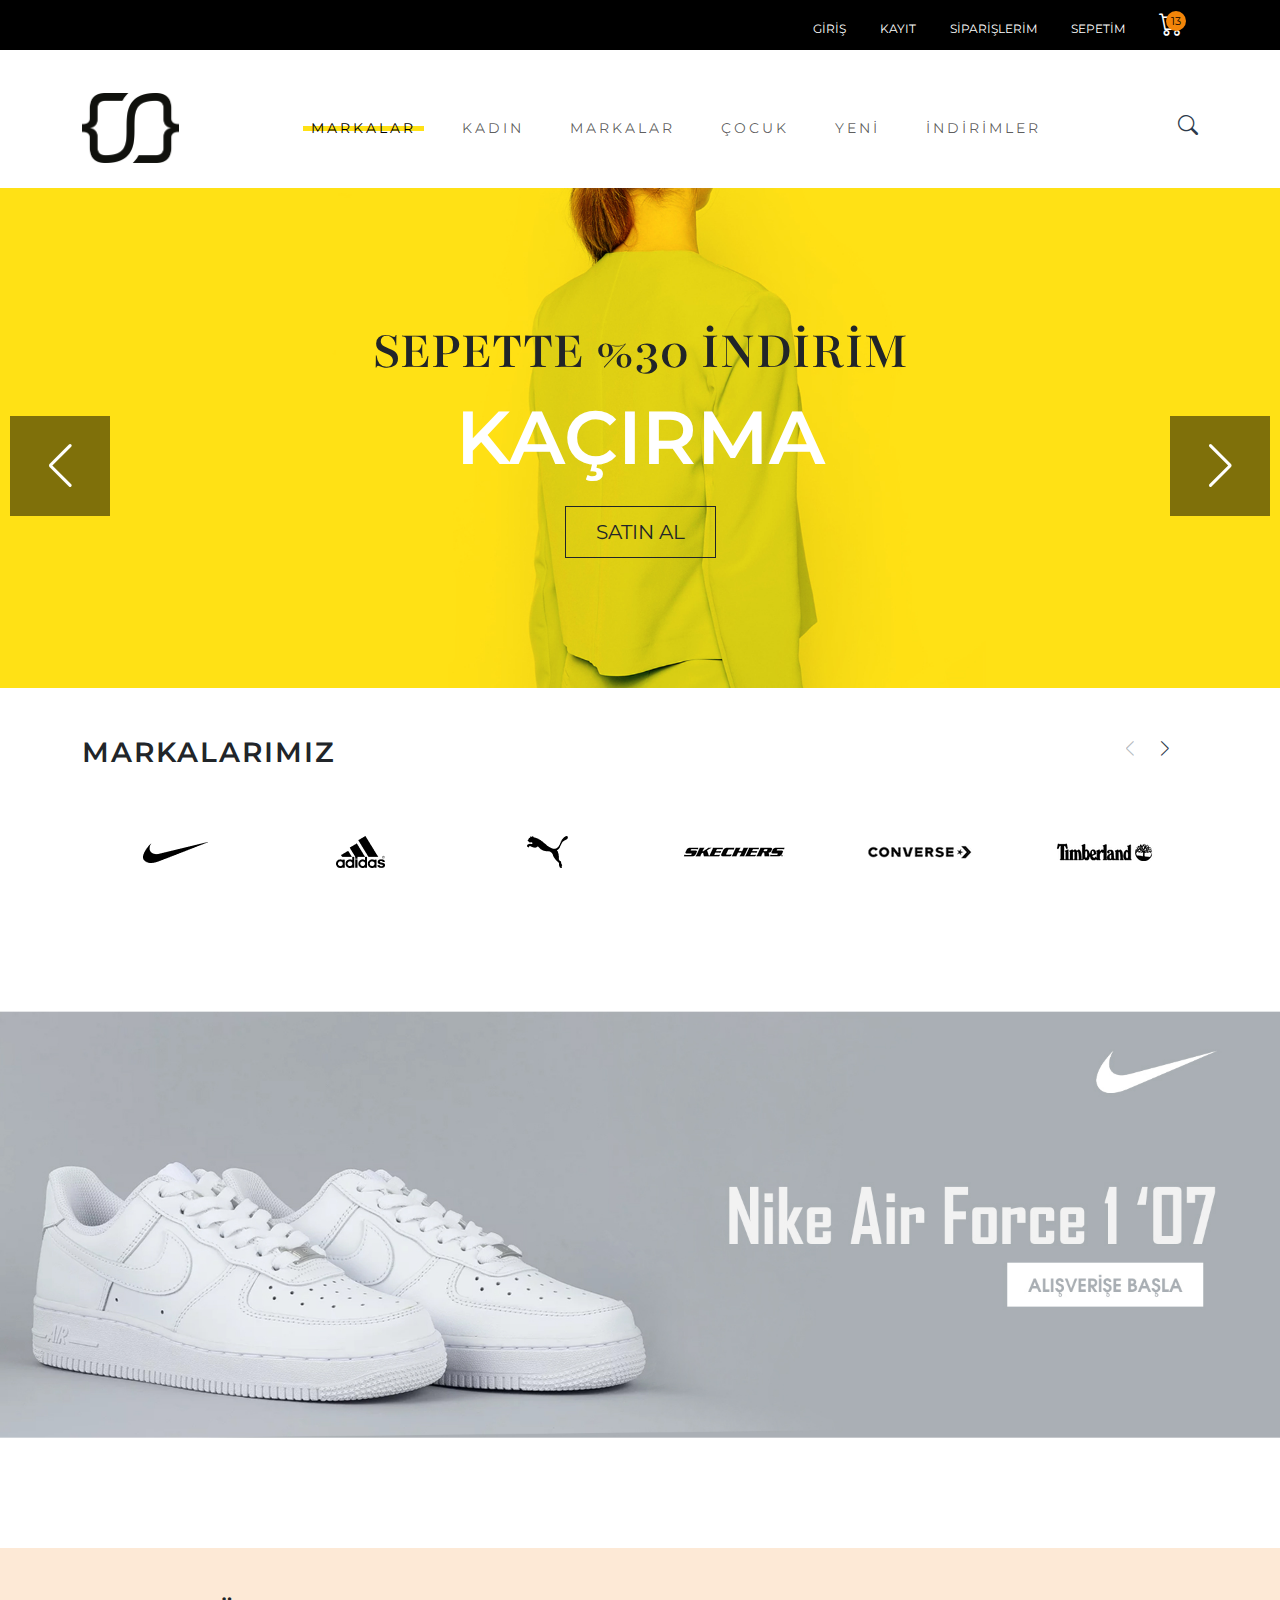
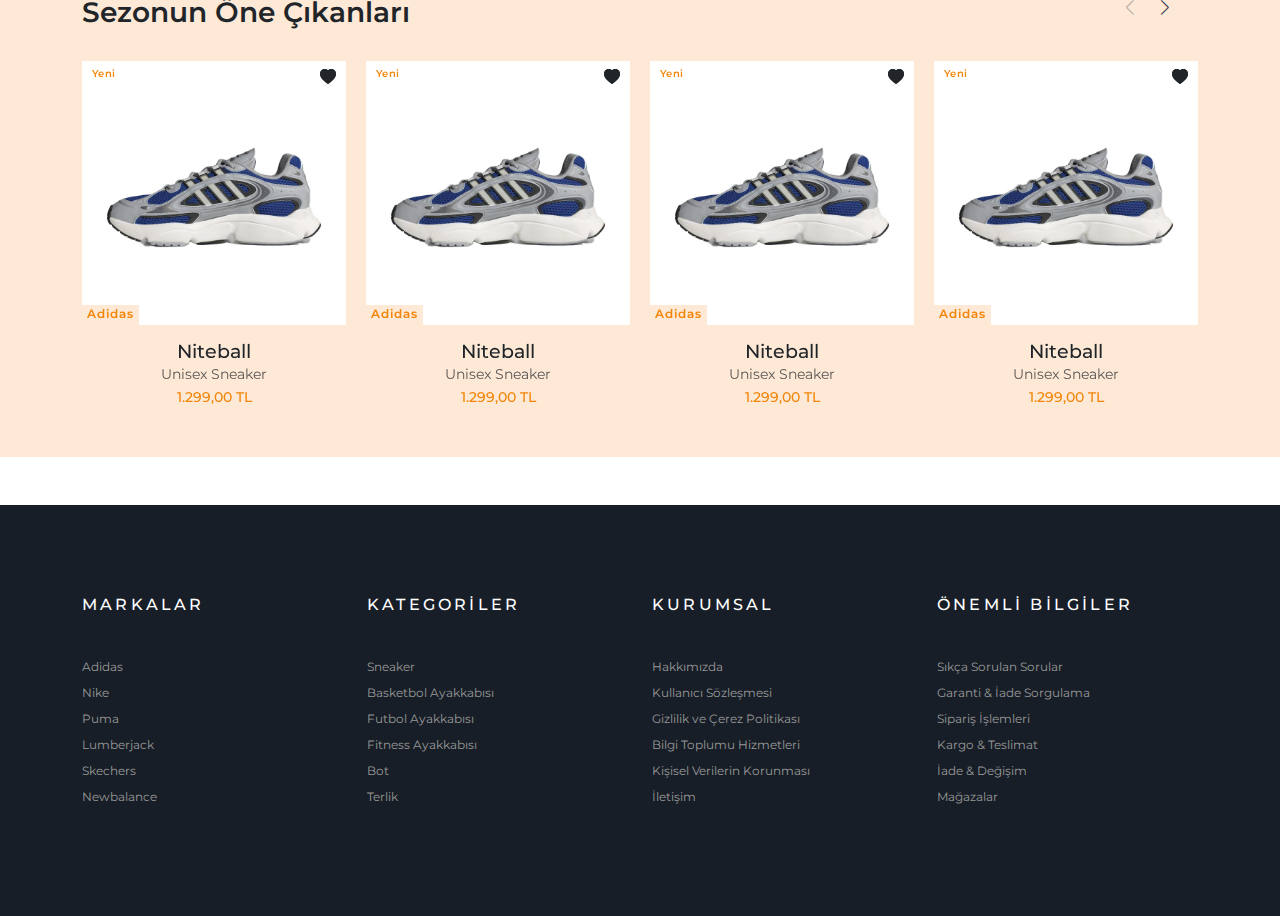
<file: index.html>
<!doctype html>
<html lang="en">
<head>
    <meta charset="UTF-8">
    <meta name="viewport"
          content="width=device-width, user-scalable=no, initial-scale=1.0, maximum-scale=1.0, minimum-scale=1.0">
    <meta http-equiv="X-UA-Compatible" content="ie=edge">
    <title>Anasayfa</title>

    <link rel="stylesheet" href="assets/bootstrap/dist/css/bootstrap.min.css">

    <link rel="stylesheet" href="assets/fonts/font-awesome/css/font-awesome.min.css">
    <link rel="stylesheet" href="assets/fonts/bootstrap-icons/font/bootstrap-icons.min.css">

    <link rel="stylesheet" href="assets/css/animate.min.css">

    <link rel="stylesheet" href="assets/swiper/swiper-bundle.min.css">

    <link rel="stylesheet" href="assets/css/style.css">

    <link rel="preconnect" href="https://fonts.googleapis.com">
    <link rel="preconnect" href="https://fonts.gstatic.com" crossorigin>
    <link href="https://fonts.googleapis.com/css2?family=Montserrat:ital,wght@0,100..900;1,100..900&family=Playfair:ital,opsz,wght@0,5..1200,300..900;1,5..1200,300..900&display=swap" rel="stylesheet">
</head>
<body>

<div class="top-bar bg-black">
    <div class="container">
        <div class="login float-end ">
            <ul class="login-list">
                <li><a href="" class="text-white">GİRİŞ</a></li>
                <li><a href="" class="text-white">KAYIT</a></li>
                <li><a href="" class="text-white">SİPARİŞLERİM</a></li>
                <li><a href="" class="text-white">SEPETİM</a></li>
                <li class="dropdown user-basket position-relative">
                    <a href="javascript:void(0)" class="dropdown-toggle position-relative"
                       role="button"
                       data-bs-toggle="dropdown"
                       aria-expanded="false">
                        <i class="bi bi-cart zoom text-white fs-4"></i>
                        <span class="item-count bg-orange text-black">13</span>
                    </a>
                    <div class="dropdown-menu">
                        <div class="row overflow-custom">
                            <div class="col-12">
                                <div class="card border-0">
                                    <div class="row">
                                        <div class="col-4">
                                            <img src="assets/images/shopping.webp" alt="" class="img-fluid rounded-start">
                                        </div>
                                        <div class="col-8">
                                            <div class="card-body">
                                                <h5 class="card-title">Ürün Başlığı</h5>
                                                <p class="card-text">Fiyat: 10 TL</p>
                                                <p class="card-text">Adet: 1</p>
                                            </div>
                                        </div>
                                    </div>
                                </div>
                            </div>

                            <div class="col-12">
                                <hr class="my-4">
                            </div>


                            <div class="col-12">
                                <div class="card border-0">
                                    <div class="row">
                                        <div class="col-4">
                                            <img src="assets/images/shopping.webp" alt="" class="img-fluid rounded-start">
                                        </div>
                                        <div class="col-8">
                                            <div class="card-body">
                                                <h5 class="card-title">Ürün Başlığı</h5>
                                                <p class="card-text">Fiyat: 10 TL</p>
                                                <p class="card-text">Adet: 1</p>
                                            </div>
                                        </div>
                                    </div>
                                </div>
                            </div>

                            <div class="col-12">
                                <hr class="my-4">
                            </div>


                            <div class="col-12">
                                <div class="card border-0">
                                    <div class="row">
                                        <div class="col-4">
                                            <img src="assets/images/shopping.webp" alt="" class="img-fluid rounded-start">
                                        </div>
                                        <div class="col-8">
                                            <div class="card-body">
                                                <h5 class="card-title">Ürün Başlığı</h5>
                                                <p class="card-text">Fiyat: 10 TL</p>
                                                <p class="card-text">Adet: 1</p>
                                            </div>
                                        </div>
                                    </div>
                                </div>
                            </div>

                            <div class="col-12">
                                <hr class="my-4">
                            </div>
                        </div>
                        <div class="row total-price">
                            <div class="col-12">
                                <hr class="my-4">
                            </div>

                            <div class="col-12">
                                <h5 class="text-center">
                                    <span>Toplam:</span>
                                    <span>250.00 TL</span>
                                </h5>
                            </div>

                            <div class="col-12 basket-buttons">
                                <div class="row">
                                    <div class="col-6">
                                        <a href="" class="btn btn-outline-warning w-100">Sepet</a>
                                    </div>

                                    <div class="col-6">
                                        <a href="" class="btn btn-outline-success w-100">Ödeme</a>
                                    </div>
                                </div>
                            </div>
                        </div>
                    </div>
                </li>
            </ul>
        </div>
    </div>
</div>

<header>
    <nav class="navbar navbar-expand-lg">
        <div class="container">
            <a class="navbar-brand" href="#">
                <img src="assets/images/logo.png" alt="Logo" class="logo">
            </a>
            <button class="navbar-toggler" type="button" data-bs-toggle="collapse" data-bs-target="#navbarSupportedContent" aria-controls="navbarSupportedContent" aria-expanded="false" aria-label="Toggle navigation">
                <span class="navbar-toggler-icon"></span>
            </button>
            <div class="collapse navbar-collapse" id="navbarSupportedContent">
                <ul class="navbar-nav mx-auto mb-2 mb-lg-0">
                    <li class="nav-item active dropdown">
                        <a class="nav-link active dropdown-toggle" aria-current="page" href="javascript:void(0)"
                            data-bs-toggle="dropdown"
                            role="button">
                            MARKALAR
                        </a>
                        <div class="dropdown-menu">
                            <div class="row">
                                <div class="col-md-9 nav-brands">
                                    <h4 class="mb-4">Tüm Markalar</h4>
                                    <div class="row">
                                        <div class="col navbar-column">
                                            <a href="product-list.html" class="dropdown-link">Adidas</a>
                                            <a href="#" class="dropdown-link">Nike</a>
                                            <a href="#" class="dropdown-link">Puma</a>
                                            <a href="#" class="dropdown-link">Skechers</a>
                                            <a href="#" class="dropdown-link">Lotto</a>
                                            <a href="#" class="dropdown-link">Huf</a>
                                            <a href="#" class="dropdown-link">Reebok</a>
                                            <a href="#" class="dropdown-link">Parafina</a>
                                            <a href="#" class="dropdown-link">Salomon</a>
                                        </div>
                                        <div class="col navbar-column">
                                            <a href="#" class="dropdown-link">Rains</a>
                                            <a href="#" class="dropdown-link">United 4</a>
                                            <a href="#" class="dropdown-link">Vans</a>
                                            <a href="#" class="dropdown-link">Veja</a>
                                            <a href="#" class="dropdown-link">Market</a>
                                            <a href="#" class="dropdown-link">Nautica</a>
                                            <a href="#" class="dropdown-link">Element</a>
                                            <a href="#" class="dropdown-link">Etnies</a>
                                            <a href="#" class="dropdown-link">Funko</a>
                                        </div>
                                        <div class="col navbar-column">
                                            <a href="#" class="dropdown-link">Columbia</a>
                                            <a href="#" class="dropdown-link">Brekenstock</a>
                                            <a href="#" class="dropdown-link">Casio</a>
                                            <a href="#" class="dropdown-link">Converse</a>
                                            <a href="#" class="dropdown-link">Crocs</a>
                                            <a href="#" class="dropdown-link">Jordan</a>
                                            <a href="#" class="dropdown-link">Primitive</a>
                                            <a href="#" class="dropdown-link">Timberland</a>
                                            <a href="#" class="dropdown-link">XD Design</a>
                                        </div>
                                        <div class="col navbar-column">
                                            <a href="#" class="dropdown-link">Columbia</a>
                                            <a href="#" class="dropdown-link">Brekenstock</a>
                                            <a href="#" class="dropdown-link">Casio</a>
                                            <a href="#" class="dropdown-link">Converse</a>
                                            <a href="#" class="dropdown-link">Crocs</a>
                                            <a href="#" class="dropdown-link">Jordan</a>
                                            <a href="#" class="dropdown-link">Primitive</a>
                                            <a href="#" class="dropdown-link">Timberland</a>
                                            <a href="#" class="dropdown-link">Tüm Markalar</a>
                                        </div>
                                    </div>
                                </div>
                                <div class="col-md-3">
                                    <h4 class="mb-4">Tredler</h4>
                                    <div class="row">
                                        <div class="col">
                                            <div class="nav-brand-swiper swiper-container">
                                                <div class="swiper-wrapper">
                                                    <div class="swiper-slide">
                                                        <a href="">
                                                            <img src="assets/images/product2.webp" class="img-fluid" alt="">
                                                        </a>
                                                    </div>
                                                    <div class="swiper-slide">
                                                        <a href="">
                                                            <img src="assets/images/product3.jpeg" class="img-fluid" alt="">
                                                        </a>
                                                    </div>
                                                    <div class="swiper-slide">
                                                        <a href="">
                                                            <img src="assets/images/product4.jpeg" class="img-fluid" alt="">
                                                        </a>
                                                    </div>

                                                </div>
                                            </div>

                                        </div>
                                    </div>
                                </div>
                            </div>
                        </div>

                    </li>
                    <li class="nav-item">
                        <a class="nav-link"  href="#">KADIN</a>
                    </li>
                    <li class="nav-item">
                        <a class="nav-link" href="#">MARKALAR</a>
                    </li>
                    <li class="nav-item">
                        <a class="nav-link" href="#">ÇOCUK</a>
                    </li>
                    <li class="nav-item">
                        <a class="nav-link" href="#">YENİ</a>
                    </li>
                    <li class="nav-item">
                        <a class="nav-link" href="#">İNDİRİMLER</a>
                    </li>

<!--                    <li class="nav-item dropdown">-->
<!--                        <a class="nav-link dropdown-toggle" href="#" role="button" data-bs-toggle="dropdown" aria-expanded="false">-->
<!--                            Dropdown-->
<!--                        </a>-->
<!--                        <ul class="dropdown-menu">-->
<!--                            <li><a class="dropdown-item" href="#">Action</a></li>-->
<!--                            <li><a class="dropdown-item" href="#">Another action</a></li>-->
<!--                            <li><hr class="dropdown-divider"></li>-->
<!--                            <li><a class="dropdown-item" href="#">Something else here</a></li>-->
<!--                        </ul>-->
<!--                    </li>-->
                    
                </ul>
            </div>
            <div class="nav-right">
                <a href="javascript:void(0)" class="search-open">
                    <i class="bi bi-search zoom"></i>
                </a>
                <div class="search-inside bg-orange">
                    <i class="bi bi-x search-close"></i>
                    <div class="search-overlay"></div>
                    <div class="position-center-center">
                        <div class="search animate__animated animate__backInUp">
                            <form action="">
                                <input type="search" placeholder="Arama">
                                <button type="submit"><i class="bi bi-check-circle"></i></button>
                            </form>
                        </div>
                    </div>
                </div>
            </div>
        </div>
    </nav>
</header>

<section class="slider position-relative bg-orange mt-2">
    <div class="home-swiper swiper-container">
        <div class="swiper-wrapper">
            <div class="swiper-slide">
                <div class="slide">
                    <img src="assets/images/slide-bg-2-2.jpg" alt="">
                </div>
                <div class="slider-title">
                    <div class="title-wrapper">
                        <h3 class="font-playfair fw-bold-600">SEPETTE %30 İNDİRİM</h3>
                        <h2 class="fw-bold-600 text-white">KAÇIRMA</h2>
                        <a href="" class="btn btn-outline-dark text-center mt-3">SATIN AL</a>
                    </div>
                </div>
            </div>
            <div class="swiper-slide">
                <div class="slide">
                    <img src="assets/images/slider3.webp" alt="">
                </div>
            </div>
        </div>

        <!-- If we need navigation buttons -->
        <div class="swiper-button-prev"></div>
        <div class="swiper-button-next"></div>
    </div>
</section>

<section class="feature-brands position-relative mt-5">
    <div class="container">
        <div class="row">
            <div class="col-12 position-relative">
                <h3 class="fw-bold-600">Markalarımız</h3>

                <div id="brandPrev" class="swiper-button-prev"></div>
                <div id="brandNext" class="swiper-button-next"></div>
            </div>
            <div class="col-12">
                <div class="brand-swiper mt-4">
                    <div class="swiper-wrapper">
                        <div class="swiper-slide text-center">
                            <div class="brand-slider">
                                <a href="">
                                    <img src="assets/images/brand1.webp" alt="">
                                </a>
                            </div>
                        </div>
                        <div class="swiper-slide text-center">
                            <div class="brand-slider">
                                <a href="javascript:void(0)">
                                    <img src="assets/images/brand2.webp" alt="">
                                </a>
                            </div>
                        </div>
                        <div class="swiper-slide text-center">
                            <div class="brand-slider">
                                <a href="javascript:void(0)">
                                    <img src="assets/images/brand3.webp" alt="">
                                </a>
                            </div>
                        </div>
                        <div class="swiper-slide text-center">
                            <div class="brand-slider">
                                <a href="javascript:void(0)">
                                    <img src="assets/images/brand7.webp" alt="">
                                </a>
                            </div>
                        </div>
                        <div class="swiper-slide text-center">
                            <div class="brand-slider">
                                <a href="javascript:void(0)">
                                    <img src="assets/images/brand5.webp" alt="">
                                </a>
                            </div>
                        </div>
                        <div class="swiper-slide text-center">
                            <div class="brand-slider">
                                <a href="javascript:void(0)">
                                    <img src="assets/images/brand6.webp" alt="">
                                </a>
                            </div>
                        </div>
                        <div class="swiper-slide text-center">
                            <div class="brand-slider">
                                <a href="javascript:void(0)">
                                    <img src="assets/images/brand6.webp" alt="">
                                </a>
                            </div>
                        </div>
                        <div class="swiper-slide text-center">
                            <div class="brand-slider">
                                <a href="javascript:void(0)">
                                    <img src="assets/images/brand6.webp" alt="">
                                </a>
                            </div>
                        </div>
                        <div class="swiper-slide text-center">
                            <div class="brand-slider">
                                <a href="javascript:void(0)">
                                    <img src="assets/images/brand6.webp" alt="">
                                </a>
                            </div>
                        </div>
                        <div class="swiper-slide text-center">
                            <div class="brand-slider">
                                <a href="javascript:void(0)">
                                    <img src="assets/images/brand6.webp" alt="">
                                </a>
                            </div>
                        </div>
                    </div>
                </div>
            </div>
        </div>
    </div>
</section>

<section class="feature-product-banner position-relative mt-5">
    <div class="col-12">
        <div class="banner position-relative">
            <img src="assets/images/home-banner1.jpeg" class="web-banner" alt="">
        </div>
    </div>
</section>

<section class="feature-season-products position-relative my-5 py-5">
    <div class="container">
        <div class="row">
            <div class="col-12 position-relative">
                <h3 class="fw-bold-600">Sezonun Öne Çıkanları</h3>

                <div id="seasonPrev" class="swiper-button-prev"></div>
                <div id="seasonNext" class="swiper-button-next"></div>
            </div>
            <div class="col-12">
                <div class="season-product-swiper mt-4">
                    <div class="swiper-wrapper">
                        <div class="swiper-slide">
                            <div class="wrapper-product position-relative">
                                <div class="product-image position-relative">
                                    <a href="">
                                        <img src="assets/images/product1.jpeg" class="img-fluid" alt="Adidas">
                                    </a>
                                    <div class="product-overlay">
                                        <span class="product-tag text-orange fw-bold-600">Yeni</span>
                                        <span class="favorite"><i class="bi bi-heart"></i></span>
                                        <span class="un-favorite"><i class="bi bi-heart-fill"></i></span>
                                        <a href="" class="product-brand text-orange fw-bold-600">
                                            Adidas
                                        </a>
                                    </div>
                                </div>
                                <div class="product-info text-center pt-3">
                                    <h4 class="product-title">Niteball</h4>
                                    <div class="text-muted product-description">
                                        Unisex Sneaker
                                    </div>
                                    <a href="" class="product-price text-orange">
                                        1.299,00 TL
                                    </a>
                                </div>
                            </div>
                        </div>
                        <div class="swiper-slide">
                            <div class="wrapper-product position-relative">
                                <div class="product-image position-relative">
                                    <a href="">
                                        <img src="assets/images/product1.jpeg" class="img-fluid" alt="Adidas">
                                    </a>
                                    <div class="product-overlay">
                                        <span class="product-tag text-orange fw-bold-600">Yeni</span>
                                        <span class="favorite"><i class="bi bi-heart"></i></span>
                                        <span class="un-favorite"><i class="bi bi-heart-fill"></i></span>
                                        <a href="" class="product-brand text-orange fw-bold-600">
                                            Adidas
                                        </a>
                                    </div>
                                </div>
                                <div class="product-info text-center pt-3">
                                    <h4 class="product-title">Niteball</h4>
                                    <div class="text-muted product-description">
                                        Unisex Sneaker
                                    </div>
                                    <a href="" class="product-price text-orange">
                                        1.299,00 TL
                                    </a>
                                </div>
                            </div>
                        </div>
                        <div class="swiper-slide">
                            <div class="wrapper-product position-relative">
                                <div class="product-image position-relative">
                                    <a href="">
                                        <img src="assets/images/product1.jpeg" class="img-fluid" alt="Adidas">
                                    </a>
                                    <div class="product-overlay">
                                        <span class="product-tag text-orange fw-bold-600">Yeni</span>
                                        <span class="favorite"><i class="bi bi-heart"></i></span>
                                        <span class="un-favorite"><i class="bi bi-heart-fill"></i></span>
                                        <a href="" class="product-brand text-orange fw-bold-600">
                                            Adidas
                                        </a>
                                    </div>
                                </div>
                                <div class="product-info text-center pt-3">
                                    <h4 class="product-title">Niteball</h4>
                                    <div class="text-muted product-description">
                                        Unisex Sneaker
                                    </div>
                                    <a href="" class="product-price text-orange">
                                        1.299,00 TL
                                    </a>
                                </div>
                            </div>
                        </div>
                        <div class="swiper-slide">
                            <div class="wrapper-product position-relative">
                                <div class="product-image position-relative">
                                    <a href="">
                                        <img src="assets/images/product1.jpeg" class="img-fluid" alt="Adidas">
                                    </a>
                                    <div class="product-overlay">
                                        <span class="product-tag text-orange fw-bold-600">Yeni</span>
                                        <span class="favorite"><i class="bi bi-heart"></i></span>
                                        <span class="un-favorite"><i class="bi bi-heart-fill"></i></span>
                                        <a href="" class="product-brand text-orange fw-bold-600">
                                            Adidas
                                        </a>
                                    </div>
                                </div>
                                <div class="product-info text-center pt-3">
                                    <h4 class="product-title">Niteball</h4>
                                    <div class="text-muted product-description">
                                        Unisex Sneaker
                                    </div>
                                    <a href="" class="product-price text-orange">
                                        1.299,00 TL
                                    </a>
                                </div>
                            </div>
                        </div>
                        <div class="swiper-slide">
                            <div class="wrapper-product position-relative">
                                <div class="product-image position-relative">
                                    <a href="">
                                        <img src="assets/images/product1.jpeg" class="img-fluid" alt="Adidas">
                                    </a>
                                    <div class="product-overlay">
                                        <span class="product-tag text-orange fw-bold-600">Yeni</span>
                                        <span class="favorite"><i class="bi bi-heart"></i></span>
                                        <span class="un-favorite"><i class="bi bi-heart-fill"></i></span>
                                        <a href="" class="product-brand text-orange fw-bold-600">
                                            Adidas
                                        </a>
                                    </div>
                                </div>
                                <div class="product-info text-center pt-3">
                                    <h4 class="product-title">Niteball</h4>
                                    <div class="text-muted product-description">
                                        Unisex Sneaker
                                    </div>
                                    <a href="" class="product-price text-orange">
                                        1.299,00 TL
                                    </a>
                                </div>
                            </div>
                        </div>
                        <div class="swiper-slide">
                            <div class="wrapper-product position-relative">
                                <div class="product-image position-relative">
                                    <a href="">
                                        <img src="assets/images/product1.jpeg" class="img-fluid" alt="Adidas">
                                    </a>
                                    <div class="product-overlay">
                                        <span class="product-tag text-orange fw-bold-600">Yeni</span>
                                        <span class="favorite"><i class="bi bi-heart"></i></span>
                                        <span class="un-favorite"><i class="bi bi-heart-fill"></i></span>
                                        <a href="" class="product-brand text-orange fw-bold-600">
                                            Adidas
                                        </a>
                                    </div>
                                </div>
                                <div class="product-info text-center pt-3">
                                    <h4 class="product-title">Niteball</h4>
                                    <div class="text-muted product-description">
                                        Unisex Sneaker
                                    </div>
                                    <a href="" class="product-price text-orange">
                                        1.299,00 TL
                                    </a>
                                </div>
                            </div>
                        </div>
                        <div class="swiper-slide">
                            <div class="wrapper-product position-relative">
                                <div class="product-image position-relative">
                                    <a href="">
                                        <img src="assets/images/product1.jpeg" class="img-fluid" alt="Adidas">
                                    </a>
                                    <div class="product-overlay">
                                        <span class="product-tag text-orange fw-bold-600">Yeni</span>
                                        <span class="favorite"><i class="bi bi-heart"></i></span>
                                        <span class="un-favorite"><i class="bi bi-heart-fill"></i></span>
                                        <a href="" class="product-brand text-orange fw-bold-600">
                                            Adidas
                                        </a>
                                    </div>
                                </div>
                                <div class="product-info text-center pt-3">
                                    <h4 class="product-title">Niteball</h4>
                                    <div class="text-muted product-description">
                                        Unisex Sneaker
                                    </div>
                                    <a href="" class="product-price text-orange">
                                        1.299,00 TL
                                    </a>
                                </div>
                            </div>
                        </div>
                        <div class="swiper-slide">
                            <div class="wrapper-product position-relative">
                                <div class="product-image position-relative">
                                    <a href="">
                                        <img src="assets/images/product1.jpeg" class="img-fluid" alt="Adidas">
                                    </a>
                                    <div class="product-overlay">
                                        <span class="product-tag text-orange fw-bold-600">Yeni</span>
                                        <span class="favorite"><i class="bi bi-heart"></i></span>
                                        <span class="un-favorite"><i class="bi bi-heart-fill"></i></span>
                                        <a href="" class="product-brand text-orange fw-bold-600">
                                            Adidas
                                        </a>
                                    </div>
                                </div>
                                <div class="product-info text-center pt-3">
                                    <h4 class="product-title">Niteball</h4>
                                    <div class="text-muted product-description">
                                        Unisex Sneaker
                                    </div>
                                    <a href="" class="product-price text-orange">
                                        1.299,00 TL
                                    </a>
                                </div>
                            </div>
                        </div>
                        <div class="swiper-slide">
                            <div class="wrapper-product position-relative">
                                <div class="product-image position-relative">
                                    <a href="">
                                        <img src="assets/images/product1.jpeg" class="img-fluid" alt="Adidas">
                                    </a>
                                    <div class="product-overlay">
                                        <span class="product-tag text-orange fw-bold-600">Yeni</span>
                                        <span class="favorite"><i class="bi bi-heart"></i></span>
                                        <span class="un-favorite"><i class="bi bi-heart-fill"></i></span>
                                        <a href="" class="product-brand text-orange fw-bold-600">
                                            Adidas
                                        </a>
                                    </div>
                                </div>
                                <div class="product-info text-center pt-3">
                                    <h4 class="product-title">Niteball</h4>
                                    <div class="text-muted product-description">
                                        Unisex Sneaker
                                    </div>
                                    <a href="" class="product-price text-orange">
                                        1.299,00 TL
                                    </a>
                                </div>
                            </div>
                        </div>

                    </div>
                </div>
            </div>
        </div>
    </div>
</section>

<footer class="position-relative">
    <div class="container">
        <div class="row">
            <div class="col-md-3">
                <h6 class="text-white">MARKALAR</h6>
                <ul class="link">
                    <li><a href="#.">Adidas</a></li>
                    <li><a href="#.">Nike</a></li>
                    <li><a href="#.">Puma</a></li>
                    <li><a href="#.">Lumberjack</a></li>
                    <li><a href="#.">Skechers</a></li>
                    <li><a href="#.">Newbalance</a></li>
                </ul>
            </div>
            <div class="col-md-3">
                <h6 class="text-white">KATEGORİLER</h6>
                <ul class="link">
                    <li><a href="#.">Sneaker</a></li>
                    <li><a href="#.">Basketbol Ayakkabısı</a></li>
                    <li><a href="#.">Futbol Ayakkabısı</a></li>
                    <li><a href="#.">Fitness Ayakkabısı</a></li>
                    <li><a href="#.">Bot</a></li>
                    <li><a href="#.">Terlik</a></li>
                </ul>
            </div>
            <div class="col-md-3">
                <h6 class="text-white">KURUMSAL</h6>
                <ul class="link">
                    <li><a href="#.">Hakkımızda</a></li>
                    <li><a href="#.">Kullanıcı Sözleşmesi</a></li>
                    <li><a href="#.">Gizlilik ve Çerez Politikası</a></li>
                    <li><a href="#.">Bilgi Toplumu Hizmetleri</a></li>
                    <li><a href="#.">Kişisel Verilerin Korunması</a></li>
                    <li><a href="#.">İletişim</a></li>
                </ul>
            </div>
            <div class="col-md-3">
                <h6 class="text-white">ÖNEMLİ BİLGİLER</h6>
                <ul class="link">
                    <li><a href="#.">Sıkça Sorulan Sorular</a></li>
                    <li><a href="#.">Garanti & İade Sorgulama</a></li>
                    <li><a href="#.">Sipariş İşlemleri</a></li>
                    <li><a href="#.">Kargo & Teslimat</a></li>
                    <li><a href="#.">İade & Değişim</a></li>
                    <li><a href="#.">Mağazalar</a></li>
                </ul>
            </div>
        </div>
    </div>
</footer>


<script src="assets/bootstrap/dist/js/bootstrap.bundle.min.js"></script>
<script src="assets/js/jquery/dist/jquery.min.js"></script>
<script src="assets/swiper/swiper-bundle.min.js"></script>
<script src="assets/js/main.js"></script>
<script src="assets/js/home.js"></script>
</body>
</html>
</file>
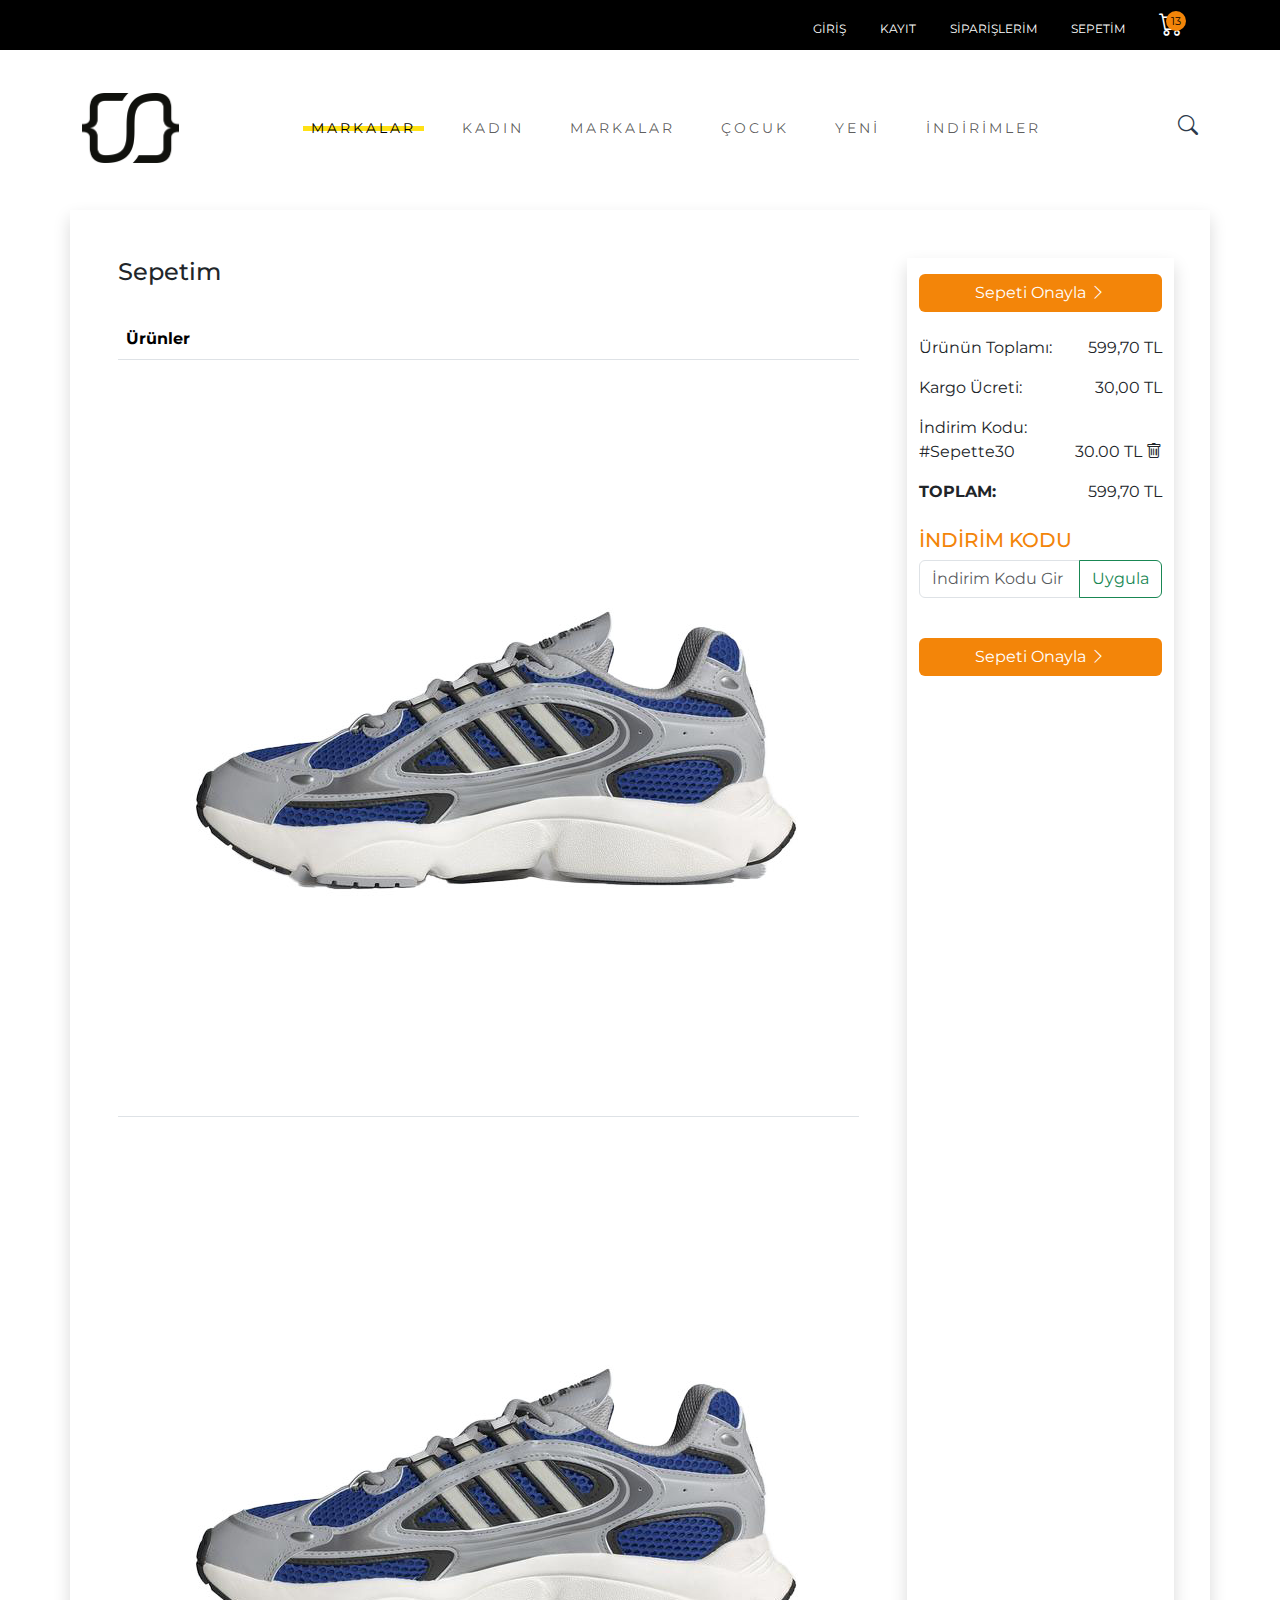
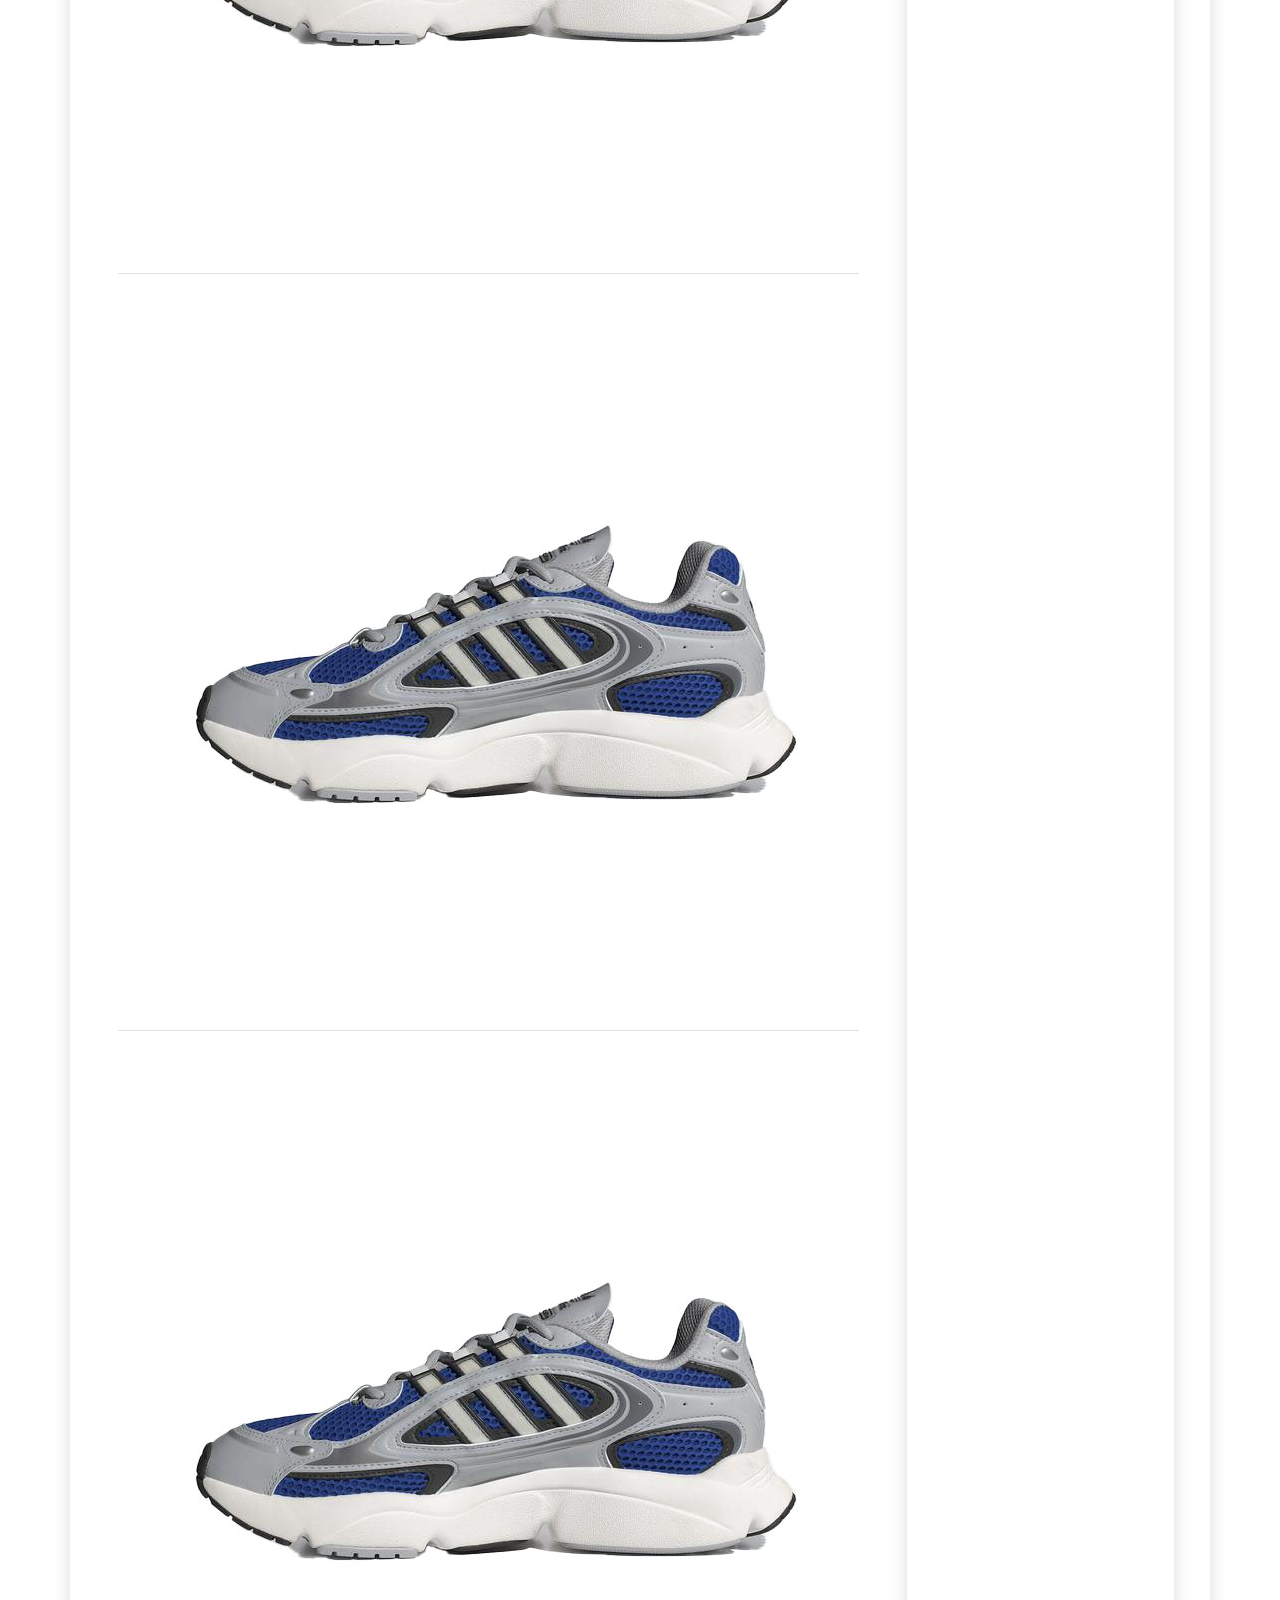
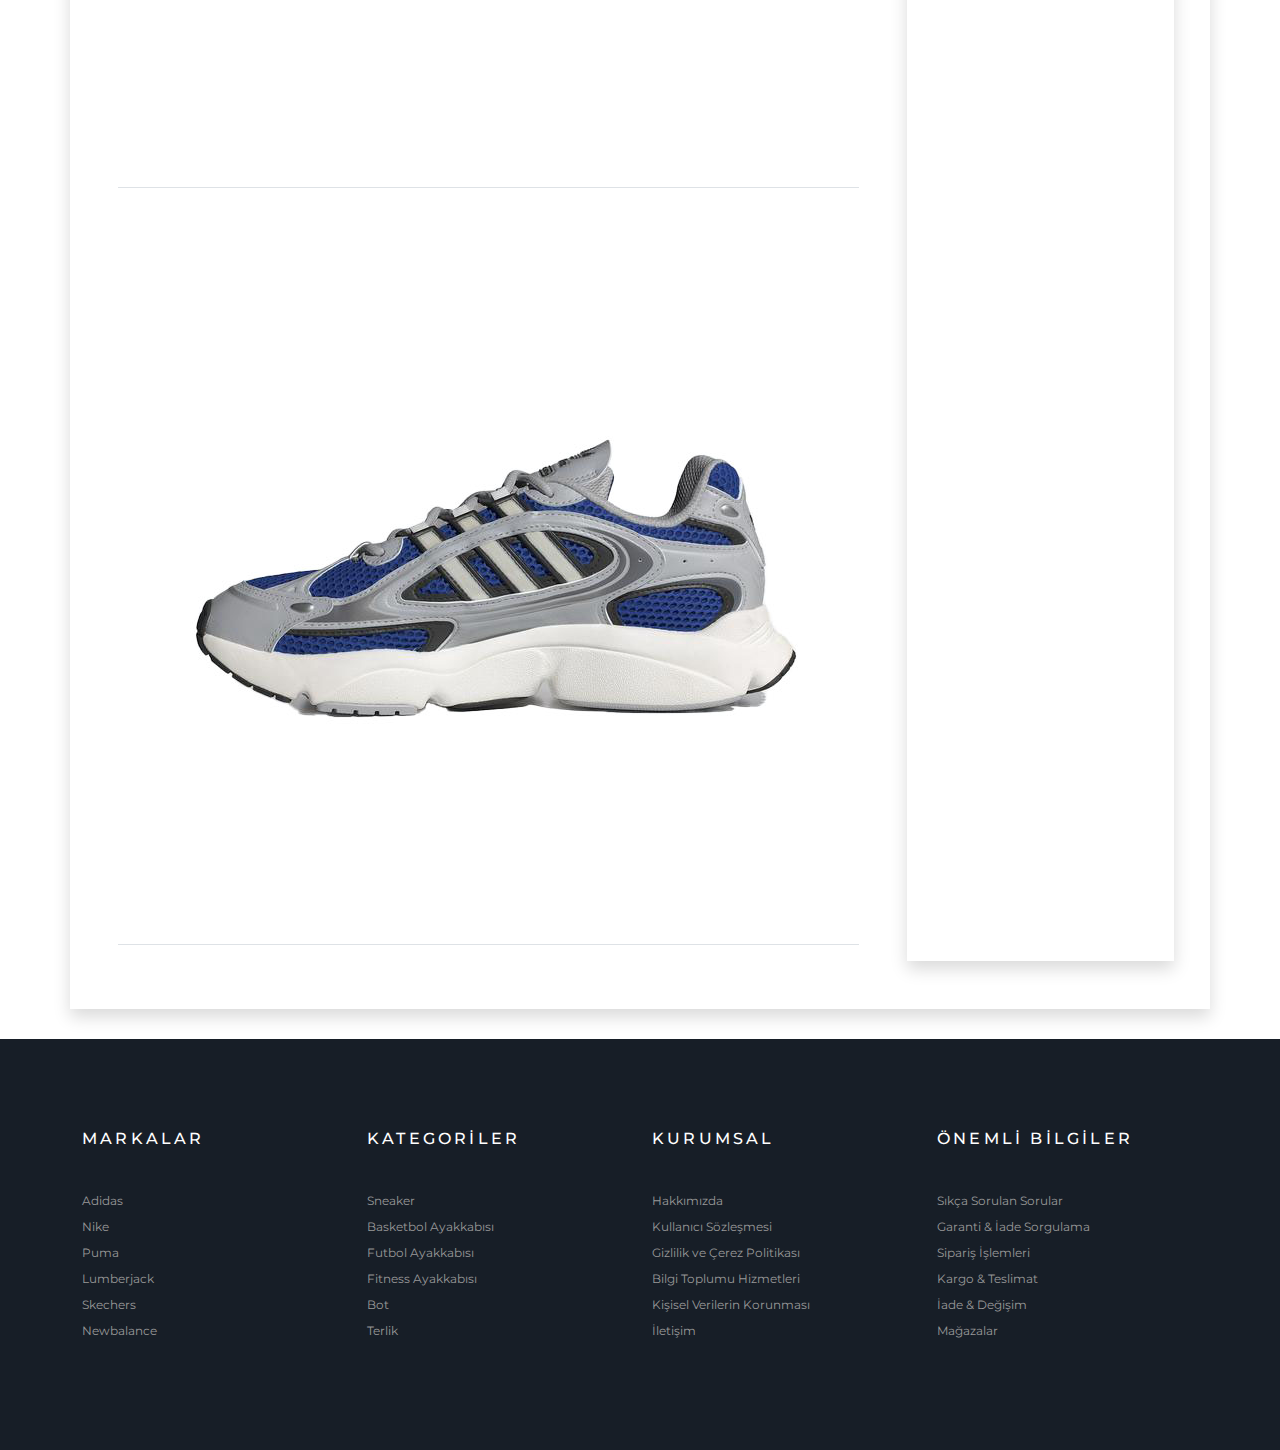
<file: card.html>
<!doctype html>
<html lang="en">
<head>
    <meta charset="UTF-8">
    <meta name="viewport"
          content="width=device-width, user-scalable=no, initial-scale=1.0, maximum-scale=1.0, minimum-scale=1.0">
    <meta http-equiv="X-UA-Compatible" content="ie=edge">
    <title>Anasayfa</title>

    <link rel="stylesheet" href="assets/bootstrap/dist/css/bootstrap.min.css">

    <link rel="stylesheet" href="assets/fonts/font-awesome/css/font-awesome.min.css">
    <link rel="stylesheet" href="assets/fonts/bootstrap-icons/font/bootstrap-icons.min.css">

    <link rel="stylesheet" href="assets/css/animate.min.css">

    <link rel="stylesheet" href="assets/swiper/swiper-bundle.min.css">

    <link rel="stylesheet" href="assets/css/style.css">

    <link rel="preconnect" href="https://fonts.googleapis.com">
    <link rel="preconnect" href="https://fonts.gstatic.com" crossorigin>
    <link href="https://fonts.googleapis.com/css2?family=Montserrat:ital,wght@0,100..900;1,100..900&family=Playfair:ital,opsz,wght@0,5..1200,300..900;1,5..1200,300..900&display=swap"
          rel="stylesheet">
</head>
<body>

<div class="top-bar bg-black">
    <div class="container">
        <div class="login float-end ">
            <ul class="login-list">
                <li><a href="" class="text-white">GİRİŞ</a></li>
                <li><a href="" class="text-white">KAYIT</a></li>
                <li><a href="" class="text-white">SİPARİŞLERİM</a></li>
                <li><a href="" class="text-white">SEPETİM</a></li>
                <li class="dropdown user-basket position-relative">
                    <a href="javascript:void(0)" class="dropdown-toggle position-relative"
                       role="button"
                       data-bs-toggle="dropdown"
                       aria-expanded="false">
                        <i class="bi bi-cart zoom text-white fs-4"></i>
                        <span class="item-count bg-orange text-black">13</span>
                    </a>
                    <div class="dropdown-menu">
                        <div class="row overflow-custom">
                            <div class="col-12">
                                <div class="card border-0">
                                    <div class="row">
                                        <div class="col-4">
                                            <img src="assets/images/shopping.webp" alt=""
                                                 class="img-fluid rounded-start">
                                        </div>
                                        <div class="col-8">
                                            <div class="card-body">
                                                <h5 class="card-title">Ürün Başlığı</h5>
                                                <p class="card-text">Fiyat: 10 TL</p>
                                                <p class="card-text">Adet: 1</p>
                                            </div>
                                        </div>
                                    </div>
                                </div>
                            </div>

                            <div class="col-12">
                                <hr class="my-4">
                            </div>


                            <div class="col-12">
                                <div class="card border-0">
                                    <div class="row">
                                        <div class="col-4">
                                            <img src="assets/images/shopping.webp" alt=""
                                                 class="img-fluid rounded-start">
                                        </div>
                                        <div class="col-8">
                                            <div class="card-body">
                                                <h5 class="card-title">Ürün Başlığı</h5>
                                                <p class="card-text">Fiyat: 10 TL</p>
                                                <p class="card-text">Adet: 1</p>
                                            </div>
                                        </div>
                                    </div>
                                </div>
                            </div>

                            <div class="col-12">
                                <hr class="my-4">
                            </div>


                            <div class="col-12">
                                <div class="card border-0">
                                    <div class="row">
                                        <div class="col-4">
                                            <img src="assets/images/shopping.webp" alt=""
                                                 class="img-fluid rounded-start">
                                        </div>
                                        <div class="col-8">
                                            <div class="card-body">
                                                <h5 class="card-title">Ürün Başlığı</h5>
                                                <p class="card-text">Fiyat: 10 TL</p>
                                                <p class="card-text">Adet: 1</p>
                                            </div>
                                        </div>
                                    </div>
                                </div>
                            </div>

                            <div class="col-12">
                                <hr class="my-4">
                            </div>
                        </div>
                        <div class="row total-price">
                            <div class="col-12">
                                <hr class="my-4">
                            </div>

                            <div class="col-12">
                                <h5 class="text-center">
                                    <span>Toplam:</span>
                                    <span>250.00 TL</span>
                                </h5>
                            </div>

                            <div class="col-12 basket-buttons">
                                <div class="row">
                                    <div class="col-6">
                                        <a href="" class="btn btn-outline-warning w-100">Sepet</a>
                                    </div>

                                    <div class="col-6">
                                        <a href="" class="btn btn-outline-success w-100">Ödeme</a>
                                    </div>
                                </div>
                            </div>
                        </div>
                    </div>
                </li>
            </ul>
        </div>
    </div>
</div>

<header>
    <nav class="navbar navbar-expand-lg">
        <div class="container">
            <a class="navbar-brand" href="#">
                <img src="assets/images/logo.png" alt="Logo" class="logo">
            </a>
            <button class="navbar-toggler" type="button" data-bs-toggle="collapse"
                    data-bs-target="#navbarSupportedContent" aria-controls="navbarSupportedContent"
                    aria-expanded="false" aria-label="Toggle navigation">
                <span class="navbar-toggler-icon"></span>
            </button>
            <div class="collapse navbar-collapse" id="navbarSupportedContent">
                <ul class="navbar-nav mx-auto mb-2 mb-lg-0">
                    <li class="nav-item active dropdown">
                        <a class="nav-link active dropdown-toggle" aria-current="page" href="javascript:void(0)"
                           data-bs-toggle="dropdown"
                           role="button">
                            MARKALAR
                        </a>
                        <div class="dropdown-menu">
                            <div class="row">
                                <div class="col-md-9 nav-brands">
                                    <h4 class="mb-4">Tüm Markalar</h4>
                                    <div class="row">
                                        <div class="col navbar-column">
                                            <a href="product-list.html" class="dropdown-link">Adidas</a>
                                            <a href="#" class="dropdown-link">Nike</a>
                                            <a href="#" class="dropdown-link">Puma</a>
                                            <a href="#" class="dropdown-link">Skechers</a>
                                            <a href="#" class="dropdown-link">Lotto</a>
                                            <a href="#" class="dropdown-link">Huf</a>
                                            <a href="#" class="dropdown-link">Reebok</a>
                                            <a href="#" class="dropdown-link">Parafina</a>
                                            <a href="#" class="dropdown-link">Salomon</a>
                                        </div>
                                        <div class="col navbar-column">
                                            <a href="#" class="dropdown-link">Rains</a>
                                            <a href="#" class="dropdown-link">United 4</a>
                                            <a href="#" class="dropdown-link">Vans</a>
                                            <a href="#" class="dropdown-link">Veja</a>
                                            <a href="#" class="dropdown-link">Market</a>
                                            <a href="#" class="dropdown-link">Nautica</a>
                                            <a href="#" class="dropdown-link">Element</a>
                                            <a href="#" class="dropdown-link">Etnies</a>
                                            <a href="#" class="dropdown-link">Funko</a>
                                        </div>
                                        <div class="col navbar-column">
                                            <a href="#" class="dropdown-link">Columbia</a>
                                            <a href="#" class="dropdown-link">Brekenstock</a>
                                            <a href="#" class="dropdown-link">Casio</a>
                                            <a href="#" class="dropdown-link">Converse</a>
                                            <a href="#" class="dropdown-link">Crocs</a>
                                            <a href="#" class="dropdown-link">Jordan</a>
                                            <a href="#" class="dropdown-link">Primitive</a>
                                            <a href="#" class="dropdown-link">Timberland</a>
                                            <a href="#" class="dropdown-link">XD Design</a>
                                        </div>
                                        <div class="col navbar-column">
                                            <a href="#" class="dropdown-link">Columbia</a>
                                            <a href="#" class="dropdown-link">Brekenstock</a>
                                            <a href="#" class="dropdown-link">Casio</a>
                                            <a href="#" class="dropdown-link">Converse</a>
                                            <a href="#" class="dropdown-link">Crocs</a>
                                            <a href="#" class="dropdown-link">Jordan</a>
                                            <a href="#" class="dropdown-link">Primitive</a>
                                            <a href="#" class="dropdown-link">Timberland</a>
                                            <a href="#" class="dropdown-link">Tüm Markalar</a>
                                        </div>
                                    </div>
                                </div>
                                <div class="col-md-3">
                                    <h4 class="mb-4">Tredler</h4>
                                    <div class="row">
                                        <div class="col">
                                            <div class="nav-brand-swiper swiper-container">
                                                <div class="swiper-wrapper">
                                                    <div class="swiper-slide">
                                                        <a href="">
                                                            <img src="assets/images/product2.webp" class="img-fluid"
                                                                 alt="">
                                                        </a>
                                                    </div>
                                                    <div class="swiper-slide">
                                                        <a href="">
                                                            <img src="assets/images/product3.jpeg" class="img-fluid"
                                                                 alt="">
                                                        </a>
                                                    </div>
                                                    <div class="swiper-slide">
                                                        <a href="">
                                                            <img src="assets/images/product4.jpeg" class="img-fluid"
                                                                 alt="">
                                                        </a>
                                                    </div>

                                                </div>
                                            </div>

                                        </div>
                                    </div>
                                </div>
                            </div>
                        </div>

                    </li>
                    <li class="nav-item">
                        <a class="nav-link" href="#">KADIN</a>
                    </li>
                    <li class="nav-item">
                        <a class="nav-link" href="#">MARKALAR</a>
                    </li>
                    <li class="nav-item">
                        <a class="nav-link" href="#">ÇOCUK</a>
                    </li>
                    <li class="nav-item">
                        <a class="nav-link" href="#">YENİ</a>
                    </li>
                    <li class="nav-item">
                        <a class="nav-link" href="#">İNDİRİMLER</a>
                    </li>

                    <!--                    <li class="nav-item dropdown">-->
                    <!--                        <a class="nav-link dropdown-toggle" href="#" role="button" data-bs-toggle="dropdown" aria-expanded="false">-->
                    <!--                            Dropdown-->
                    <!--                        </a>-->
                    <!--                        <ul class="dropdown-menu">-->
                    <!--                            <li><a class="dropdown-item" href="#">Action</a></li>-->
                    <!--                            <li><a class="dropdown-item" href="#">Another action</a></li>-->
                    <!--                            <li><hr class="dropdown-divider"></li>-->
                    <!--                            <li><a class="dropdown-item" href="#">Something else here</a></li>-->
                    <!--                        </ul>-->
                    <!--                    </li>-->

                </ul>
            </div>
            <div class="nav-right">
                <a href="javascript:void(0)" class="search-open">
                    <i class="bi bi-search zoom"></i>
                </a>
                <div class="search-inside bg-orange">
                    <i class="bi bi-x search-close"></i>
                    <div class="search-overlay"></div>
                    <div class="position-center-center">
                        <div class="search animate__animated animate__backInUp">
                            <form action="">
                                <input type="search" placeholder="Arama">
                                <button type="submit"><i class="bi bi-check-circle"></i></button>
                            </form>
                        </div>
                    </div>
                </div>
            </div>
        </div>
    </nav>
</header>

<main>
    <div class="container shadow p-5">
        <div class="row">
            <div class="col-md-9 card-page pe-5">
                <h4>Sepetim</h4>
                <div class="table-responsive">
                    <table class="table">
                        <thead>
                            <tr>
                                <th scope="col">Ürünler</th>
                                <th scope="col">Ürün Bilgi</th>
                                <th scope="col">Adet</th>
                                <th scope="col">Fiyat</th>
                                <th scope="col">Toplam Fiyat</th>
                                <th scope="col">Sil</th>
                            </tr>
                        </thead>
                    <tbody>
                        <tr>
                        <td><img src="assets/images/product1.jpeg" alt=""></td>
                        <td>
                            <div>Niteball</div>
                            <div>Unisex Sneaker</div>
                            <div>Adidas</div>
                            <div>Beden: 37</div>
                        </td>
                        <td>
                            <div class="piece-wrapper">
                                <div class="input-group">
                                    <span class="piece-decrease"> - </span>
                                    <input type="text" class="piece" value="0" disabled>
                                    <span class="piece-increase"> + </span>
                                </div>
                            </div>
                        </td>
                        <td>199,90</td>
                        <td>199,90</td>
                        <td><i class="bi bi-trash text-orange"></i></td>
                    </tr>
                        <tr>
                            <td><img src="assets/images/product1.jpeg" alt=""></td>
                            <td>
                                <div>Niteball</div>
                                <div>Unisex Sneaker</div>
                                <div>Adidas</div>
                                <div>Beden: 37</div>
                            </td>
                            <td>
                                <div class="piece-wrapper">
                                    <div class="input-group">
                                        <span class="piece-decrease"> - </span>
                                        <input type="text" class="piece" value="0" disabled>
                                        <span class="piece-increase"> + </span>
                                    </div>
                                </div>
                            </td>
                            <td>199,90</td>
                            <td>199,90</td>
                            <td><i class="bi bi-trash text-orange"></i></td>
                        </tr>
                        <tr>
                            <td><img src="assets/images/product1.jpeg" alt=""></td>
                            <td>
                                <div>Niteball</div>
                                <div>Unisex Sneaker</div>
                                <div>Adidas</div>
                                <div>Beden: 37</div>
                            </td>
                            <td>
                                <div class="piece-wrapper">
                                    <div class="input-group">
                                        <span class="piece-decrease"> - </span>
                                        <input type="text" class="piece" value="0" disabled>
                                        <span class="piece-increase"> + </span>
                                    </div>
                                </div>
                            </td>
                            <td>199,90</td>
                            <td>199,90</td>
                            <td><i class="bi bi-trash text-orange"></i></td>
                        </tr>
                        <tr>
                            <td><img src="assets/images/product1.jpeg" alt=""></td>
                            <td>
                                <div>Niteball</div>
                                <div>Unisex Sneaker</div>
                                <div>Adidas</div>
                                <div>Beden: 37</div>
                            </td>
                            <td>
                                <div class="piece-wrapper">
                                    <div class="input-group">
                                        <span class="piece-decrease"> - </span>
                                        <input type="text" class="piece" value="0" disabled>
                                        <span class="piece-increase"> + </span>
                                    </div>
                                </div>
                            </td>
                            <td>199,90</td>
                            <td>199,90</td>
                            <td><i class="bi bi-trash text-orange"></i></td>
                        </tr>
                        <tr>
                            <td><img src="assets/images/product1.jpeg" alt=""></td>
                            <td>
                                <div>Niteball</div>
                                <div>Unisex Sneaker</div>
                                <div>Adidas</div>
                                <div>Beden: 37</div>
                            </td>
                            <td>
                                <div class="piece-wrapper">
                                    <div class="input-group">
                                        <span class="piece-decrease"> - </span>
                                        <input type="text" class="piece" value="0" disabled>
                                        <span class="piece-increase"> + </span>
                                    </div>
                                </div>
                            </td>
                            <td>199,90</td>
                            <td>199,90</td>
                            <td><i class="bi bi-trash text-orange"></i></td>
                        </tr>
                    </tbody>
                </table>
                </div>
            </div>
            <div class="col-md-3 basket-detail shadow py-3">
                <a href="" class="btn bg-orange text-white w-100 btn-approve-basket">
                    Sepeti Onayla <i class="bi bi-chevron-right"></i>
                </a>
                <div class="grand-total mt-4">
                    <p>Ürünün Toplamı: <span class="pull-right">599,70 TL</span></p>
                    <p>Kargo Ücreti: <span class="pull-right">30,00 TL</span></p>
                    <p>İndirim Kodu:
                    <br>
                        #Sepette30 <span class="pull-right">30.00 TL <i class="bi bi-trash"></i></span>
                    </p>

                    <p><strong>TOPLAM: </strong> <span class="pull-right">599,70 TL</span></p>
                </div>

                <div class="discount-wrapper mt-4">
                    <h5 class="text-orange">İNDİRİM KODU</h5>
                    <div class="input-group mb-3">
                        <input type="text" class="form-control" placeholder="İndirim Kodu Gir">
                        <button class="btn btn-outline-success" type="button">Uygula</button>
                    </div>
                </div>

                <a href="" class="btn bg-orange text-white w-100 btn-approve-basket mt-4">
                    Sepeti Onayla <i class="bi bi-chevron-right"></i>
                </a>
            </div>
        </div>

    </div>
</main>

<footer class="position-relative">
    <div class="container">
        <div class="row">
            <div class="col-md-3">
                <h6 class="text-white">MARKALAR</h6>
                <ul class="link">
                    <li><a href="#.">Adidas</a></li>
                    <li><a href="#.">Nike</a></li>
                    <li><a href="#.">Puma</a></li>
                    <li><a href="#.">Lumberjack</a></li>
                    <li><a href="#.">Skechers</a></li>
                    <li><a href="#.">Newbalance</a></li>
                </ul>
            </div>
            <div class="col-md-3">
                <h6 class="text-white">KATEGORİLER</h6>
                <ul class="link">
                    <li><a href="#.">Sneaker</a></li>
                    <li><a href="#.">Basketbol Ayakkabısı</a></li>
                    <li><a href="#.">Futbol Ayakkabısı</a></li>
                    <li><a href="#.">Fitness Ayakkabısı</a></li>
                    <li><a href="#.">Bot</a></li>
                    <li><a href="#.">Terlik</a></li>
                </ul>
            </div>
            <div class="col-md-3">
                <h6 class="text-white">KURUMSAL</h6>
                <ul class="link">
                    <li><a href="#.">Hakkımızda</a></li>
                    <li><a href="#.">Kullanıcı Sözleşmesi</a></li>
                    <li><a href="#.">Gizlilik ve Çerez Politikası</a></li>
                    <li><a href="#.">Bilgi Toplumu Hizmetleri</a></li>
                    <li><a href="#.">Kişisel Verilerin Korunması</a></li>
                    <li><a href="#.">İletişim</a></li>
                </ul>
            </div>
            <div class="col-md-3">
                <h6 class="text-white">ÖNEMLİ BİLGİLER</h6>
                <ul class="link">
                    <li><a href="#.">Sıkça Sorulan Sorular</a></li>
                    <li><a href="#.">Garanti & İade Sorgulama</a></li>
                    <li><a href="#.">Sipariş İşlemleri</a></li>
                    <li><a href="#.">Kargo & Teslimat</a></li>
                    <li><a href="#.">İade & Değişim</a></li>
                    <li><a href="#.">Mağazalar</a></li>
                </ul>
            </div>
        </div>
    </div>
</footer>


<script src="assets/bootstrap/dist/js/bootstrap.bundle.min.js"></script>
<script src="assets/js/jquery/dist/jquery.min.js"></script>
<script src="assets/swiper/swiper-bundle.min.js"></script>
<script src="assets/js/main.js"></script>
<script src="assets/js/product-detail.js"></script>
</body>
</html>
</file>
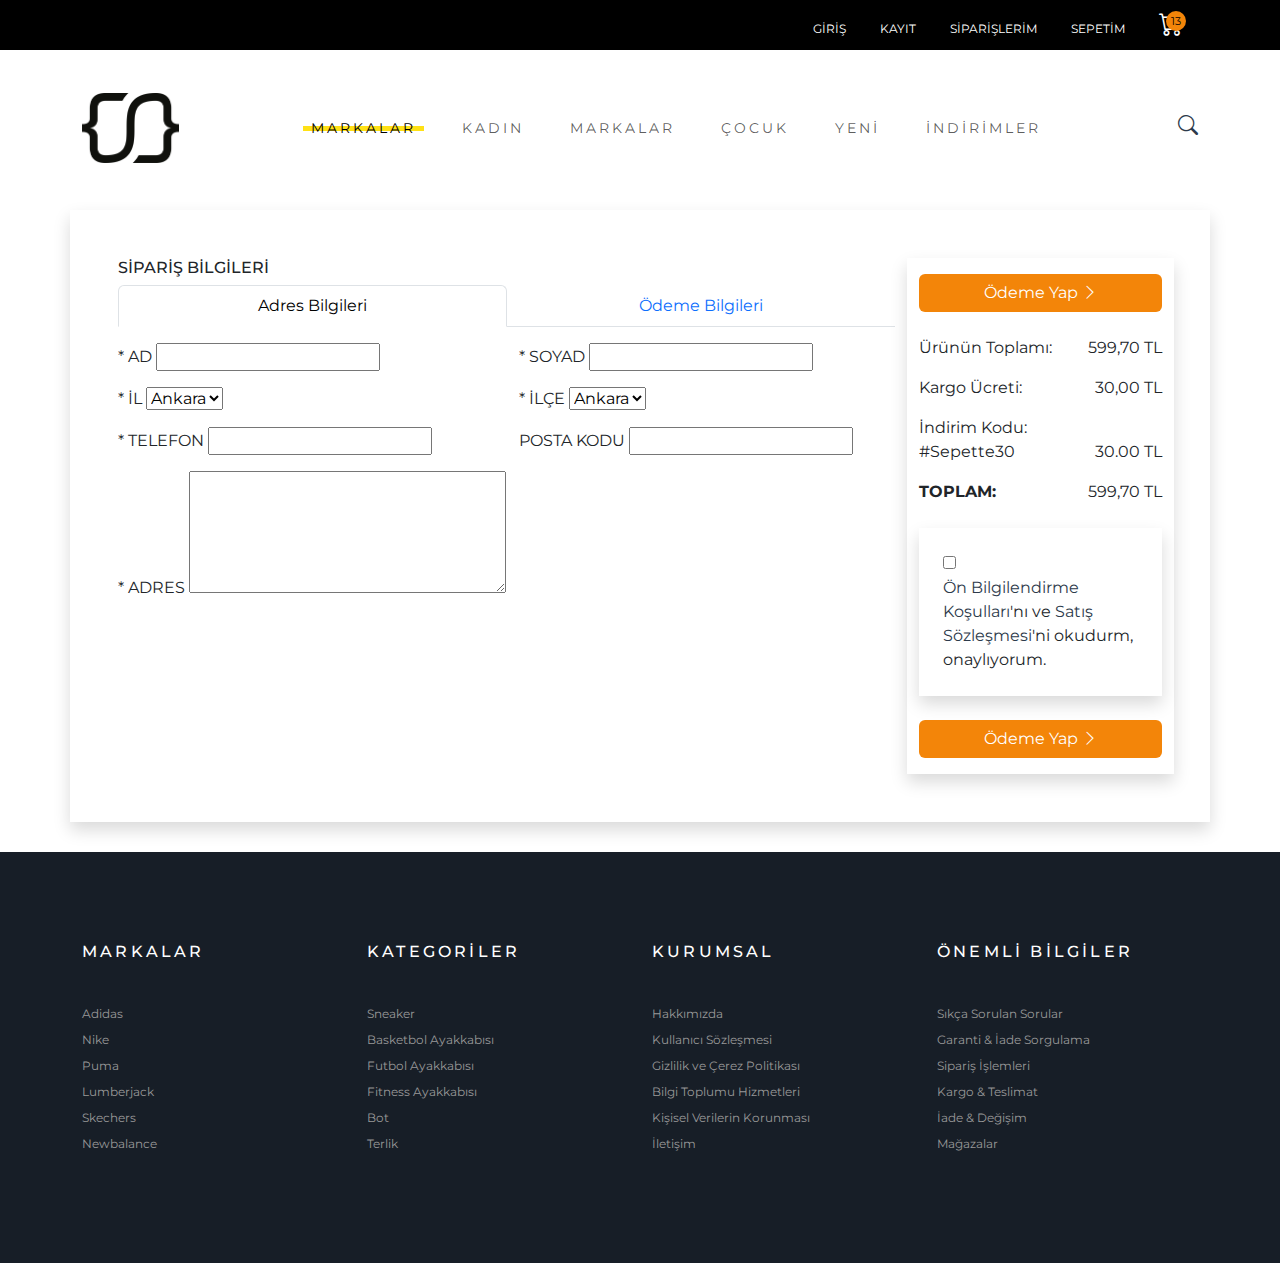
<file: checkout.html>
<!doctype html>
<html lang="en">
<head>
    <meta charset="UTF-8">
    <meta name="viewport"
          content="width=device-width, user-scalable=no, initial-scale=1.0, maximum-scale=1.0, minimum-scale=1.0">
    <meta http-equiv="X-UA-Compatible" content="ie=edge">
    <title>Anasayfa</title>

    <link rel="stylesheet" href="assets/bootstrap/dist/css/bootstrap.min.css">

    <link rel="stylesheet" href="assets/fonts/font-awesome/css/font-awesome.min.css">
    <link rel="stylesheet" href="assets/fonts/bootstrap-icons/font/bootstrap-icons.min.css">

    <link rel="stylesheet" href="assets/css/animate.min.css">

    <link rel="stylesheet" href="assets/swiper/swiper-bundle.min.css">

    <link rel="stylesheet" href="assets/css/style.css">

    <link rel="preconnect" href="https://fonts.googleapis.com">
    <link rel="preconnect" href="https://fonts.gstatic.com" crossorigin>
    <link href="https://fonts.googleapis.com/css2?family=Montserrat:ital,wght@0,100..900;1,100..900&family=Playfair:ital,opsz,wght@0,5..1200,300..900;1,5..1200,300..900&display=swap"
          rel="stylesheet">
</head>
<body>

<div class="top-bar bg-black">
    <div class="container">
        <div class="login float-end ">
            <ul class="login-list">
                <li><a href="" class="text-white">GİRİŞ</a></li>
                <li><a href="" class="text-white">KAYIT</a></li>
                <li><a href="" class="text-white">SİPARİŞLERİM</a></li>
                <li><a href="" class="text-white">SEPETİM</a></li>
                <li class="dropdown user-basket position-relative">
                    <a href="javascript:void(0)" class="dropdown-toggle position-relative"
                       role="button"
                       data-bs-toggle="dropdown"
                       aria-expanded="false">
                        <i class="bi bi-cart zoom text-white fs-4"></i>
                        <span class="item-count bg-orange text-black">13</span>
                    </a>
                    <div class="dropdown-menu">
                        <div class="row overflow-custom">
                            <div class="col-12">
                                <div class="card border-0">
                                    <div class="row">
                                        <div class="col-4">
                                            <img src="assets/images/shopping.webp" alt=""
                                                 class="img-fluid rounded-start">
                                        </div>
                                        <div class="col-8">
                                            <div class="card-body">
                                                <h5 class="card-title">Ürün Başlığı</h5>
                                                <p class="card-text">Fiyat: 10 TL</p>
                                                <p class="card-text">Adet: 1</p>
                                            </div>
                                        </div>
                                    </div>
                                </div>
                            </div>

                            <div class="col-12">
                                <hr class="my-4">
                            </div>


                            <div class="col-12">
                                <div class="card border-0">
                                    <div class="row">
                                        <div class="col-4">
                                            <img src="assets/images/shopping.webp" alt=""
                                                 class="img-fluid rounded-start">
                                        </div>
                                        <div class="col-8">
                                            <div class="card-body">
                                                <h5 class="card-title">Ürün Başlığı</h5>
                                                <p class="card-text">Fiyat: 10 TL</p>
                                                <p class="card-text">Adet: 1</p>
                                            </div>
                                        </div>
                                    </div>
                                </div>
                            </div>

                            <div class="col-12">
                                <hr class="my-4">
                            </div>


                            <div class="col-12">
                                <div class="card border-0">
                                    <div class="row">
                                        <div class="col-4">
                                            <img src="assets/images/shopping.webp" alt=""
                                                 class="img-fluid rounded-start">
                                        </div>
                                        <div class="col-8">
                                            <div class="card-body">
                                                <h5 class="card-title">Ürün Başlığı</h5>
                                                <p class="card-text">Fiyat: 10 TL</p>
                                                <p class="card-text">Adet: 1</p>
                                            </div>
                                        </div>
                                    </div>
                                </div>
                            </div>

                            <div class="col-12">
                                <hr class="my-4">
                            </div>
                        </div>
                        <div class="row total-price">
                            <div class="col-12">
                                <hr class="my-4">
                            </div>

                            <div class="col-12">
                                <h5 class="text-center">
                                    <span>Toplam:</span>
                                    <span>250.00 TL</span>
                                </h5>
                            </div>

                            <div class="col-12 basket-buttons">
                                <div class="row">
                                    <div class="col-6">
                                        <a href="" class="btn btn-outline-warning w-100">Sepet</a>
                                    </div>

                                    <div class="col-6">
                                        <a href="" class="btn btn-outline-success w-100">Ödeme</a>
                                    </div>
                                </div>
                            </div>
                        </div>
                    </div>
                </li>
            </ul>
        </div>
    </div>
</div>

<header>
    <nav class="navbar navbar-expand-lg">
        <div class="container">
            <a class="navbar-brand" href="#">
                <img src="assets/images/logo.png" alt="Logo" class="logo">
            </a>
            <button class="navbar-toggler" type="button" data-bs-toggle="collapse"
                    data-bs-target="#navbarSupportedContent" aria-controls="navbarSupportedContent"
                    aria-expanded="false" aria-label="Toggle navigation">
                <span class="navbar-toggler-icon"></span>
            </button>
            <div class="collapse navbar-collapse" id="navbarSupportedContent">
                <ul class="navbar-nav mx-auto mb-2 mb-lg-0">
                    <li class="nav-item active dropdown">
                        <a class="nav-link active dropdown-toggle" aria-current="page" href="javascript:void(0)"
                           data-bs-toggle="dropdown"
                           role="button">
                            MARKALAR
                        </a>
                        <div class="dropdown-menu">
                            <div class="row">
                                <div class="col-md-9 nav-brands">
                                    <h4 class="mb-4">Tüm Markalar</h4>
                                    <div class="row">
                                        <div class="col navbar-column">
                                            <a href="product-list.html" class="dropdown-link">Adidas</a>
                                            <a href="#" class="dropdown-link">Nike</a>
                                            <a href="#" class="dropdown-link">Puma</a>
                                            <a href="#" class="dropdown-link">Skechers</a>
                                            <a href="#" class="dropdown-link">Lotto</a>
                                            <a href="#" class="dropdown-link">Huf</a>
                                            <a href="#" class="dropdown-link">Reebok</a>
                                            <a href="#" class="dropdown-link">Parafina</a>
                                            <a href="#" class="dropdown-link">Salomon</a>
                                        </div>
                                        <div class="col navbar-column">
                                            <a href="#" class="dropdown-link">Rains</a>
                                            <a href="#" class="dropdown-link">United 4</a>
                                            <a href="#" class="dropdown-link">Vans</a>
                                            <a href="#" class="dropdown-link">Veja</a>
                                            <a href="#" class="dropdown-link">Market</a>
                                            <a href="#" class="dropdown-link">Nautica</a>
                                            <a href="#" class="dropdown-link">Element</a>
                                            <a href="#" class="dropdown-link">Etnies</a>
                                            <a href="#" class="dropdown-link">Funko</a>
                                        </div>
                                        <div class="col navbar-column">
                                            <a href="#" class="dropdown-link">Columbia</a>
                                            <a href="#" class="dropdown-link">Brekenstock</a>
                                            <a href="#" class="dropdown-link">Casio</a>
                                            <a href="#" class="dropdown-link">Converse</a>
                                            <a href="#" class="dropdown-link">Crocs</a>
                                            <a href="#" class="dropdown-link">Jordan</a>
                                            <a href="#" class="dropdown-link">Primitive</a>
                                            <a href="#" class="dropdown-link">Timberland</a>
                                            <a href="#" class="dropdown-link">XD Design</a>
                                        </div>
                                        <div class="col navbar-column">
                                            <a href="#" class="dropdown-link">Columbia</a>
                                            <a href="#" class="dropdown-link">Brekenstock</a>
                                            <a href="#" class="dropdown-link">Casio</a>
                                            <a href="#" class="dropdown-link">Converse</a>
                                            <a href="#" class="dropdown-link">Crocs</a>
                                            <a href="#" class="dropdown-link">Jordan</a>
                                            <a href="#" class="dropdown-link">Primitive</a>
                                            <a href="#" class="dropdown-link">Timberland</a>
                                            <a href="#" class="dropdown-link">Tüm Markalar</a>
                                        </div>
                                    </div>
                                </div>
                                <div class="col-md-3">
                                    <h4 class="mb-4">Tredler</h4>
                                    <div class="row">
                                        <div class="col">
                                            <div class="nav-brand-swiper swiper-container">
                                                <div class="swiper-wrapper">
                                                    <div class="swiper-slide">
                                                        <a href="">
                                                            <img src="assets/images/product2.webp" class="img-fluid"
                                                                 alt="">
                                                        </a>
                                                    </div>
                                                    <div class="swiper-slide">
                                                        <a href="">
                                                            <img src="assets/images/product3.jpeg" class="img-fluid"
                                                                 alt="">
                                                        </a>
                                                    </div>
                                                    <div class="swiper-slide">
                                                        <a href="">
                                                            <img src="assets/images/product4.jpeg" class="img-fluid"
                                                                 alt="">
                                                        </a>
                                                    </div>

                                                </div>
                                            </div>

                                        </div>
                                    </div>
                                </div>
                            </div>
                        </div>

                    </li>
                    <li class="nav-item">
                        <a class="nav-link" href="#">KADIN</a>
                    </li>
                    <li class="nav-item">
                        <a class="nav-link" href="#">MARKALAR</a>
                    </li>
                    <li class="nav-item">
                        <a class="nav-link" href="#">ÇOCUK</a>
                    </li>
                    <li class="nav-item">
                        <a class="nav-link" href="#">YENİ</a>
                    </li>
                    <li class="nav-item">
                        <a class="nav-link" href="#">İNDİRİMLER</a>
                    </li>

                    <!--                    <li class="nav-item dropdown">-->
                    <!--                        <a class="nav-link dropdown-toggle" href="#" role="button" data-bs-toggle="dropdown" aria-expanded="false">-->
                    <!--                            Dropdown-->
                    <!--                        </a>-->
                    <!--                        <ul class="dropdown-menu">-->
                    <!--                            <li><a class="dropdown-item" href="#">Action</a></li>-->
                    <!--                            <li><a class="dropdown-item" href="#">Another action</a></li>-->
                    <!--                            <li><hr class="dropdown-divider"></li>-->
                    <!--                            <li><a class="dropdown-item" href="#">Something else here</a></li>-->
                    <!--                        </ul>-->
                    <!--                    </li>-->

                </ul>
            </div>
            <div class="nav-right">
                <a href="javascript:void(0)" class="search-open">
                    <i class="bi bi-search zoom"></i>
                </a>
                <div class="search-inside bg-orange">
                    <i class="bi bi-x search-close"></i>
                    <div class="search-overlay"></div>
                    <div class="position-center-center">
                        <div class="search animate__animated animate__backInUp">
                            <form action="">
                                <input type="search" placeholder="Arama">
                                <button type="submit"><i class="bi bi-check-circle"></i></button>
                            </form>
                        </div>
                    </div>
                </div>
            </div>
        </div>
    </nav>
</header>

<main>
    <div class="container shadow p-5">
        <div class="row">
            <div class="col-md-9 order-detail-wrapper">
                <h6>SİPARİŞ BİLGİLERİ</h6>
                <form action="">
                    <ul class="nav nav-tabs nav-justified">
                        <li class="nav-item">
                            <a class="nav-link active"
                               aria-current="page"
                               data-bs-toggle="tab"
                               href="#adresBilgileri">
                                Adres Bilgileri
                            </a>
                        </li>
                        <li class="nav-item">
                            <a class="nav-link"
                               aria-current="page"
                               data-bs-toggle="tab"
                               href="#odemeBilgileri">
                                Ödeme Bilgileri
                            </a>
                        </li>
                    </ul>

                    <div class="tab-content">
                        <div class="tab-pane fade show active" id="adresBilgileri">
                            <div class="row pt-3">
                                <div class="col-md-6 mb-3">
                                    <label for="name">* AD
                                        <input type="text" id="name">
                                    </label>
                                </div>
                                <div class="col-md-6 mb-3">
                                    <label for="lastname">* SOYAD
                                        <input type="text" id="lastname">
                                    </label>
                                </div>
                                <div class="col-md-6 mb-3">
                                    <label for="city">* İL
                                        <select id="city">
                                            <option value="">Ankara</option>
                                            <option value="">İzmir</option>
                                        </select>
                                    </label>
                                </div>
                                <div class="col-md-6 mb-3">
                                    <label for="district">* İLÇE
                                        <select id="district">
                                            <option value="">Ankara</option>
                                            <option value="">İzmir</option>
                                        </select>
                                    </label>
                                </div>
                                <div class="col-md-6 mb-3">
                                    <label for="phone">* TELEFON
                                        <input type="text" id="phone">
                                    </label>
                                </div>
                                <div class="col-md-6 mb-3">
                                    <label for="postCode">POSTA KODU
                                        <input type="text" id="postCode">
                                    </label>
                                </div>
                                <div class="col-md-12">
                                    <label for="address">* ADRES
                                        <textarea id="address" cols="30" rows="5"></textarea>
                                    </label>
                                </div>
                            </div>
                        </div>
                        <div class="tab-pane fade" id="odemeBilgileri">
                            <div class="row pt-3">
                                <div class="col-md-12 mb-3">
                                    <label for="cardNumber">* KART NUMARASI
                                        <input type="text" id="cardNumber">
                                    </label>
                                </div>

                                <div class="col-md-8">
                                    <label for="card-date">* SON KULLANMA TARİHİ</label>

                                    <div class="row">
                                        <div class="col-md-6">
                                                <select name="" id="card-date">
                                                    <option value="" disabled>Ay</option>
                                                    <option value="" >01</option>
                                                    <option value="" >02</option>
                                                    <option value="" >03</option>
                                                    <option value="" >04</option>
                                                    <option value="" >05</option>
                                                </select>
                                        </div>
                                        <div class="col-md-6">
                                                <select name="" id="card-year">
                                                    <option value="" disabled>Yıl</option>
                                                    <option value="" >2024</option>
                                                    <option value="" >2025</option>
                                                    <option value="" >2026</option>
                                                    <option value="" >2027</option>
                                                </select>
                                        </div>
                                    </div>
                                </div>


                                <div class="col-md-4">
                                    <label for="cvv">* CVV <i class="bi bi-info-circle"
                                                              data-bs-toggle="tooltip"
                                                              data-bs-placement="top"
                                                              data-bs-title="Kartınızın arka yüzündeki son üç rakam"
                                    ></i>
                                        <input type="text" id="cvv">
                                    </label>
                                </div>

                            </div>
                        </div>
                    </div>
                </form>
            </div>
            <div class="col-md-3 basket-detail shadow py-3">
                <a href="" class="btn bg-orange text-white w-100 btn-approve-basket">
                    Ödeme Yap <i class="bi bi-chevron-right"></i>
                </a>
                <div class="grand-total mt-4">
                    <p>Ürünün Toplamı: <span class="pull-right">599,70 TL</span></p>
                    <p>Kargo Ücreti: <span class="pull-right">30,00 TL</span></p>
                    <p>İndirim Kodu:
                        <br>
                        #Sepette30 <span class="pull-right">30.00 TL</span>
                    </p>

                    <p><strong>TOPLAM: </strong> <span class="pull-right">599,70 TL</span></p>
                </div>

                <div class="contract shadow p-4 mt-4">
                    <label for="contract">
                        <input type="checkbox" id="contract">
                    </label>
                    <div>
                        <a href="javascript:void(0)"
                           data-bs-toggle="modal"
                           data-bs-target="#contractModal">Ön Bilgilendirme Koşulları</a>'nı ve
                        <a href="javascript:void(0)"
                           data-bs-toggle="modal"
                           data-bs-target="#contractModal">Satış Sözleşmesi</a>'ni okudurm, onaylıyorum.
                    </div>
                </div>

                <a href="" class="btn bg-orange text-white w-100 btn-approve-basket mt-4">
                    Ödeme Yap <i class="bi bi-chevron-right"></i>
                </a>
            </div>

        </div>

    </div>
</main>


<div class="modal fade" id="contractModal" tabindex="-1" aria-labelledby="contractModalLabel" aria-hidden="true">
    <div class="modal-dialog">
        <div class="modal-content">
            <div class="modal-header">
                <h1 class="modal-title fs-5" id="contractModalLabel">Sözleşmeler ve Formlar</h1>
                <button type="button" class="btn-close" data-bs-dismiss="modal" aria-label="Close"></button>
            </div>
            <div class="modal-body">
                <div class="text-wrapper">
                    <h5>Ön Bilgilendirme Formu</h5>
                    <div class="contracts-text-wrapper">
                        <div class="contract-text mx-auto">
                            <h3 class="pre-contract-h3 pre-contract-title">ÖN BİLGİLENDİRME FORMU</h3>
                            <h3 class="pre-contract-h3">1. <span>TARAFLAR VE KONU</span></h3>
                            <p>İşbu Ön Bilgilendirme Formu’nun konusu, Alıcı ve Satıcı arasındaki Sözleşme’ye ilişkin
                                Kanun ve Yönetmelik hükümleri uyarınca bilgilendirilmesidir. Ayrıca Yönetmelik uyarınca
                                yer verilmesi zorunlu olan hususlar Ön Bilgilendirme Formu’nda yer almaktadır.</p>
                            <p>ALICI, Ön Bilgilendirme Formu ve Sözleşme’ye ilişkin bilgileri üyeliğinin bağlı olduğu
                                “Hesabım” sayfasından takip edebilecek olup değişen bilgilerini bu sayfa üstünden
                                güncelleyebilecektir. Ön Bilgilendirme Formu ve Sözleşme’nin bir nüshası Alıcı’nın
                                üyelik hesabında mevcuttur ve talep edilmesi halinde ayrıca elektronik posta ile de
                                gönderilebilecektir.</p>
                            <h3 class="pre-contract-h3">2. <span>TANIMLAR</span></h3>
                            <p>Ön Bilgilendirme Formu ve Sözleşme’nin uygulanmasında ve yorumlanmasında aşağıda yazılı
                                terimler karşılarındaki yazılı açıklamaları ifade edeceklerdir.</p>
                            <table class="pre-contract-tables">
                                <tbody>
                                <tr>
                                    <td width="200" style="vertical-align:top"><strong>ALICI</strong></td>
                                    <td>:</td>
                                    <td class="pre-contract-text-align-left">Bir Mal veya Hizmet’i ticari veya mesleki
                                        olmayan amaçlarla edinen, kullanan veya yararlanan gerçek kişiyi,
                                    </td>
                                </tr>
                                <tr>
                                    <td style="vertical-align:top"><strong>Bakanlık</strong></td>
                                    <td>:</td>
                                    <td>Türkiye Cumhuriyeti Ticaret Bakanlığı’nı,</td>
                                </tr>
                                <tr>
                                    <td style="vertical-align:top"><strong>Banka</strong></td>
                                    <td>:</td>
                                    <td>5411 sayılı Bankacılık Kanunu uyarınca kurulan lisanslı kuruluşları,</td>
                                </tr>
                                <tr>
                                    <td style="vertical-align:top"><strong>DSM veya Elektronik Ticaret Aracı Hizmet
                                        Sağlayıcı</strong></td>
                                    <td>:</td>
                                    <td>Oluşturduğu sistem ile Satıcı’nın Ürün/Hizmet’i satışa sunduğu Platform’u
                                        işleten ve Satıcı adına mesafeli sözleşme kurulmasına aracılık eden DSM Grup
                                        Danışmanlık İletişim ve Satış Ticaret Anonim Şirketi’ni,
                                    </td>
                                </tr>
                                <tr>
                                    <td style="vertical-align:top"><strong>Hizmet</strong></td>
                                    <td>:</td>
                                    <td>Bir ücret veya menfaat karşılığında yapılan ya da yapılması taahhüt edilen Ürün
                                        sağlama dışındaki her türlü tüketici işleminin konusunu,
                                    </td>
                                </tr>
                                <tr>
                                    <td style="vertical-align:top"><strong>Kanun</strong></td>
                                    <td>:</td>
                                    <td>6502 sayılı Tüketicinin Korunması Hakkında Kanun’u,</td>
                                </tr>
                                <tr>
                                    <td style="vertical-align:top"><strong>Kargo Şirketi</strong></td>
                                    <td>:</td>
                                    <td>Ürün’ün Alıcı’ya ulaştırılmasını, iade süreçlerinde Alıcı’dan alınarak Satıcı
                                        veya DSM’ye ulaştırılmasını sağlayan anlaşmalı kargo veya lojistik şirketini,
                                    </td>
                                </tr>
                                <tr>
                                    <td style="vertical-align:top"><strong>Ön Bilgilendirme Formu</strong></td>
                                    <td>:</td>
                                    <td>Sözleşme kurulmadan ya da buna karşılık herhangi bir teklif Alıcı tarafından
                                        kabul edilmeden önce Alıcı’yı Yönetmelik’te belirtilen asgari hususlar konusunda
                                        bilgilendirmek için hazırlanan formu,
                                    </td>
                                </tr>
                                <tr>
                                    <td style="vertical-align:top"><strong>Platform</strong></td>
                                    <td>:</td>
                                    <td>DSM’ye ait www.trendyol.com adlı internet sitesini ve mobil uygulamasını,</td>
                                </tr>
                                <tr>
                                    <td style="vertical-align:top"><strong>Satıcı</strong></td>
                                    <td>:</td>
                                    <td>Kamu tüzel kişileri de dahil olmak üzere ticari veya mesleki amaçlarla
                                        tüketiciye Ürün/Hizmet sunan ya da Ürün/Hizmet sunanın adına ya da hesabına
                                        hareket eden ve aşağıda bilgileri bulunan gerçek ve/veya tüzel kişiyi,
                                    </td>
                                </tr>
                                <tr>
                                    <td style="vertical-align:top"><strong>Sözleşme</strong></td>
                                    <td>:</td>
                                    <td>Satıcı ve Alıcı arasında akdedilen Sözleşme’yi,</td>
                                </tr>
                                <tr>
                                    <td style="vertical-align:top"><strong>Trendyol Teslimat Noktası</strong></td>
                                    <td>:</td>
                                    <td>Alıcı’nın satın aldığı Ürünler’i kolayca teslim alabildiği anlaşmalı esnaf
                                        noktalarını, kargo şubelerini ve zincir mağazalarını,
                                    </td>
                                </tr>
                                <tr>
                                    <td style="vertical-align:top"><strong>Ürün</strong></td>
                                    <td>:</td>
                                    <td>Alışverişe konu olan taşınır eşya, konut veya tatil amaçlı taşınmaz mallar ile
                                        elektronik ortamda kullanılmak üzere hazırlanan yazılım, ses, görüntü ve benzeri
                                        her türlü gayri maddi malı,
                                    </td>
                                </tr>
                                <tr>
                                    <td style="vertical-align:top"><strong>Yönetmelik</strong></td>
                                    <td>:</td>
                                    <td>Mesafeli Sözleşmeler Yönetmeliği’ni ifade eder.</td>
                                </tr>
                                </tbody>
                            </table>
                            <h3 class="pre-contract-h3">3. <span>ALICI, SATICI VE ELEKTRONİK TİCARET ARACI HİZMET SAĞLAYICI</span>
                            </h3>
                            <h3 class="distant-contract-h3">ALICI BİLGİLERİ</h3>
                            <table class="distant-contract-all-tables">
                                <tbody>
                                <tr>
                                    <td width="200" style="vertical-align:top"><strong>Teslim Edilecek Kişi</strong>
                                    </td>
                                    <td>:</td>
                                    <td class="distant-contract-text-align-left">Sercan Özen</td>
                                </tr>
                                <tr>
                                    <td style="vertical-align:top"><strong>Teslimat Adresi</strong></td>
                                    <td>:</td>
                                    <td>Güzeltepe mahallesi metin sokak no 19 daire 23/İstanbul</td>
                                </tr>
                                <tr>
                                    <td style="vertical-align:top"><strong>Telefon</strong></td>
                                    <td>:</td>
                                    <td>543*****76</td>
                                </tr>
                                <tr>
                                    <td style="vertical-align:top"><strong>Faks</strong></td>
                                    <td>:</td>
                                    <td>543*****76</td>
                                </tr>
                                <tr>
                                    <td style="vertical-align:top"><strong>E-posta/Kullanıcı Adı</strong></td>
                                    <td>:</td>
                                    <td>srcn.ozn5@gmail.com</td>
                                </tr>
                                </tbody>
                            </table>
                            <h3 class="distant-contract-h3">SATICI BİLGİLERİ</h3>
                            <table class="distant-contract-all-tables">
                                <tbody>
                                <tr>
                                    <td width="200" style="vertical-align:top"><strong>Satıcının Ticaret Unvanı / Adı ve
                                        Soyadı</strong></td>
                                    <td>:</td>
                                    <td class="distant-contract-text-align-left">TAMER ELEKTRİK İMALAT SANAYİ VE TİCARET
                                        LİMİTED ŞİRKETİ
                                    </td>
                                </tr>
                                <tr>
                                    <td style="vertical-align:top"><strong>Satıcının Adresi</strong></td>
                                    <td>:</td>
                                    <td>ELEKTROKENT İŞ MERKEZİ 1467.CD NO:2/29
                                        İVEDİK O.S.B./OSTİM/ANKARA
                                    </td>
                                </tr>
                                <tr>
                                    <td style="vertical-align:top"><strong>Satıcının Mersis Numarası</strong></td>
                                    <td>:</td>
                                    <td>0817002865600014</td>
                                </tr>
                                <tr>
                                    <td style="vertical-align:top"><strong>Satıcının Vergi Kimlik Numarası</strong></td>
                                    <td>:</td>
                                    <td>8170028656</td>
                                </tr>
                                <tr>
                                    <td style="vertical-align:top"><strong>Satıcının Telefonu</strong></td>
                                    <td>:</td>
                                    <td>5398474797</td>
                                </tr>
                                <tr>
                                    <td style="vertical-align:top"><strong>Satıcının Faks Numarası</strong></td>
                                    <td>:</td>
                                    <td>5398474797</td>
                                </tr>
                                <tr>
                                    <td style="vertical-align:top"><strong>Satıcı KEP ve E-posta Bilgileri</strong></td>
                                    <td>:</td>
                                    <td>tamerelektrik@hs01.kep.tr</td>
                                </tr>
                                </tbody>
                            </table>
                            <h3 class="distant-contract-h3">ELEKTRONİK TİCARET ARACI HİZMET SAĞLAYICI BİLGİLERİ</h3>
                            <table class="distant-contract-all-tables">
                                <tbody>
                                <tr>
                                    <td width="200" style="vertical-align:top"><strong>Elektronik Ticaret Aracı Hizmet
                                        Sağlayıcı Unvanı</strong></td>
                                    <td>:</td>
                                    <td class="distant-contract-text-align-left">DSM Grup Danışmanlık İletişim ve Satış
                                        Ticaret A.Ş.
                                    </td>
                                </tr>
                                <tr>
                                    <td style="vertical-align:top"><strong>Elektronik Ticaret Aracı Hizmet Sağlayıcı
                                        Adresi</strong></td>
                                    <td>:</td>
                                    <td>Maslak Mahallesi Saat Sokak Spine Tower No:5 iç kapı:19 Sarıyer İstanbul</td>
                                </tr>
                                <tr>
                                    <td style="vertical-align:top"><strong>Elektronik Ticaret Aracı Hizmet Sağlayıcı
                                        Mersis Numarası</strong></td>
                                    <td>:</td>
                                    <td>0313055766900016</td>
                                </tr>
                                <tr>
                                    <td style="vertical-align:top"><strong>Elektronik Ticaret Aracı Hizmet Sağlayıcı
                                        Vergi Kimlik Numarası</strong></td>
                                    <td>:</td>
                                    <td>Maslak VD- 3130557669</td>
                                </tr>
                                <tr>
                                    <td style="vertical-align:top"><strong>Elektronik Ticaret Aracı Hizmet Sağlayıcı
                                        Telefonu</strong></td>
                                    <td>:</td>
                                    <td>0 212 331 0 200</td>
                                </tr>
                                <tr>
                                    <td style="vertical-align:top"><strong>Elektronik Ticaret Aracı Hizmet Sağlayıcı
                                        Faks Numarası</strong></td>
                                    <td>:</td>
                                    <td>0 212 332 18 93</td>
                                </tr>
                                <tr>
                                    <td style="vertical-align:top"><strong>Elektronik Ticaret Aracı Hizmet Sağlayıcı
                                        Şikâyet/Öneri Kanalları</strong></td>
                                    <td>:</td>
                                    <td>0 212 331 0 200 telefon numarası üzerinden ve Platform’da yer alan “Trendyol
                                        Asistan’a Sor” başlıklı alandan şikayet ve öneriler iletilebilecektir.
                                    </td>
                                </tr>
                                </tbody>
                            </table>
                            <h3 class="pre-contract-h3">4. <span>ÜRÜN/HİZMET BİLGİLERİ</span></h3>
                            <p><b>4.1.</b> Ürün/Hizmet’in temel özellikleri (türü, miktarı, marka/modeli, rengi, adedi,
                                fiyatı) Platform’da yer almakta olup Platform üzerinden detaylı şekilde
                                incelenebilecektir.</p>
                            <p><b>4.2.</b> Ürün/Hizmet karşılığında ödenecek tüm tutarlar (tüm vergiler dahil satış
                                fiyatı, kargo bedeli, taksit farkı tutarı, açık pazar ve/veya diğer butiklerinden eş
                                zamanlı olarak gerçekleştirilen alışverişlerde hak kazanılan toplam indirim tutarı vb.)
                                aşağıdaki tabloda gösterilmiştir.</p>
                            <div style="margin-bottom:15px">
                                <table class="pre-contract-main-table pre-contract-tables" style="width:100%">
                                    <tbody>
                                    <tr>
                                        <th>Ürün/Hizmet Açıklaması</th>
                                        <th>Adet</th>
                                        <th>Peşin Fiyatı</th>
                                        <th>Ara Toplam (KDV Dahil)</th>
                                    </tr>
                                    <tr>
                                        <td>Siyah Set Multi-let 6'lı Topraklı Çocuk Korumalı Grup Priz-3 Metre + 3'lü
                                            Yonca Fiş-priz
                                        </td>
                                        <td>1</td>
                                        <td>309.33 TL</td>
                                        <td>309.33 TL</td>
                                    </tr>
                                    <tr>
                                        <td>Kargo Tutarı</td>
                                        <td>-</td>
                                        <td>0.92 TL</td>
                                        <td>0.92 TL</td>
                                    </tr>
                                    <tr>
                                        <td>200 TL ve Üzeri Kargo Bedava (Satıcı Karşılar)</td>
                                        <td>-</td>
                                        <td>0.92 TL</td>
                                        <td>0.92 TL</td>
                                    </tr>
                                    <tr>
                                        <td>&nbsp;</td>
                                        <td>&nbsp;</td>
                                        <td>Toplam</td>
                                        <td>309.33 TL</td>
                                    </tr>
                                    </tbody>
                                </table>
                            </div>
                            <table class="pre-contract-tables">
                                <tbody>
                                <tr>
                                    <td width="200" style="vertical-align:top"><strong>Kargo Hariç Toplam Ürün
                                        Bedeli</strong></td>
                                    <td>:</td>
                                    <td class="pre-contract-text-align-left">309.33 TL</td>
                                </tr>
                                <tr>
                                    <td style="vertical-align:top"><strong>Kargo Ücreti</strong></td>
                                    <td>:</td>
                                    <td>0.92 TL</td>
                                </tr>
                                <tr>
                                    <td style="vertical-align:top"><strong>Taksit Farkı</strong></td>
                                    <td>:</td>
                                    <td>0 TL</td>
                                </tr>
                                <tr>
                                    <td style="vertical-align:top"><strong>Toplam Sipariş Bedeli</strong></td>
                                    <td>:</td>
                                    <td>309.33 TL</td>
                                </tr>
                                <tr>
                                    <td style="vertical-align:top"><strong>Ödeme Şekli ve Planı</strong></td>
                                    <td>:</td>
                                    <td>Tek Çekim</td>
                                </tr>
                                <tr>
                                    <td style="vertical-align:top"><strong>Teslimat Adresi</strong></td>
                                    <td>:</td>
                                    <td>Güzeltepe mahallesi metin sokak no 19 daire 23/İstanbul</td>
                                </tr>
                                <tr>
                                    <td style="vertical-align:top"><strong>Teslim Edilecek Kişi</strong></td>
                                    <td>:</td>
                                    <td>Sercan Özen</td>
                                </tr>
                                <tr>
                                    <td style="vertical-align:top"><strong>Fatura Adresi</strong></td>
                                    <td>:</td>
                                    <td>Güzeltepe mahallesi metin sokak no 19 daire 23/İstanbul</td>
                                </tr>
                                <tr>
                                    <td style="vertical-align:top"><strong>Sipariş Tarihi</strong></td>
                                    <td>:</td>
                                    <td>21.2.2024</td>
                                </tr>
                                <tr>
                                    <td style="vertical-align:top"><strong>Teslim Şekli</strong></td>
                                    <td>:</td>
                                    <td>Alıcıya Teslim veya Trendyol Teslimat Noktasına noktasına teslim</td>
                                </tr>
                                <tr>
                                    <td style="vertical-align:top"><strong>Teslimat Süresi*</strong></td>
                                    <td>:</td>
                                    <td>En geç 30 gün</td>
                                </tr>
                                <tr>
                                    <td style="vertical-align:top"><strong>Kargo Şirketi’ne Teslim Süresi**</strong>
                                    </td>
                                    <td>:</td>
                                    <td>2024-02-21</td>
                                </tr>
                                </tbody>
                            </table>
                            <p><b>Teslim Şartları ürün sayfasında belirtildiği şekilde uygulanacaktır.</b></p>
                            <p>*Sözleşme ve ilgili mevzuat hükümlerinde yer alan istisnalar saklıdır.<br>**Belirtilen
                                süre teslimatın taahhüdü değildir, satıcı tarafından kargo şirketine teslim edilme
                                süresini ifade eder.</p>
                            <p><b>4.3. </b>SÖZ KONUSU ÜRÜN BEDELİ, “TRENDYOL ALICI GÜVENCESİ” KAPSAMINDA SATICI ADINA,
                                DSM TARAFINDAN ALICI’DAN TAHSİL EDİLMEKTEDİR. ALICI MALIN BEDELİNİ DSM'YE ÖDEMEKLE, ÜRÜN
                                BEDELİNİ SATICI’YA ÖDEMİŞ SAYILACAK VE BİR DAHA ÖDEME YÜKÜMLÜLÜĞÜ ALTINA GİRMEYECEKTİR.
                                ALICI’NIN İLGİLİ MEVZUAT KAPSAMINDA İADE HAKLARI SAKLIDIR.</p>
                            <p><b>4.4. </b>KDV dahil satış fiyatı 45 TL olup, sepette yalnızca bir tane alınabilen
                                Trendyol Pass, siparişten itibaren bir (1) ay boyunca geçerli olan 10 kargo hakkı
                                sağlayan bir pakettir ve DSM tarafından sağlanmaktadır. Siparişten itibaren bir ayın
                                sonunda kullanmamış olduğunuz, kalan haklarınızın geçerliliği sona erecek ve bir sonraki
                                aya aktarılamayacaktır. Sepetinizde Trendyol Pass bulunması veya daha önce satın almış
                                olduğunuz Trendyol Pass haklarınızın hala geçerli olması durumunda, kargo ücreti
                                Trendyol Pass haklarınızdan mahsup edilecek olup, söz konusu siparişi ürünün kargoya
                                verilmesini takiben sepetinizdeki ürünlerden herhangi birini iade etmeniz halinde
                                Mesafeli Sözleşmeler Yönetmeliği’nin 15/1(h) maddesi çerçevesinde Trendyol Pass’e
                                ilişkin cayma hakkınızı kullanamayacağınız için söz konusu siparişte kullanmış olduğunuz
                                Trendyol Pass hakkınız veya Trendyol Pass ücreti tarafınıza iade edilemeyecektir.</p>
                            <h3 class="pre-contract-h3">5. <span>GENEL HÜKÜMLER</span></h3>
                            <p><b>5.1.</b> Satıcı, Ürün/Hizmet’i eksiksiz, siparişte belirtilen niteliklere uygun ve
                                varsa garanti belgeleri, kullanım kılavuzları ile mevzuat gereği Ürün/Hizmet’le birlikte
                                teslim etmesi gereken sair bilgi ve belgeler ile teslim etmeyi kabul, beyan ve taahhüt
                                eder.</p>
                            <p><b>5.2.</b> Ürün, Alıcı veya Alıcı tarafından belirlenen üçüncü kişiye, taahhüt edilen
                                teslim süresi içerisinde ve her halükârda 30 (otuz) günlük yasal süreyi aşmamak koşulu
                                ile, Alıcı’nın Platform’da belirtmiş olduğu teslimat adresine Kargo Şirketi tarafından
                                teslim edilir. Bu süre içerisinde Satıcı’nın edimini yerine getirmemesi durumunda Alıcı
                                Sözleşme'yi feshedebilecektir. Ancak Alıcı’nın isteği veya kişisel ihtiyaçları
                                doğrultusunda hazırlanan Ürün/Hizmet satışlarında teslim süresi ilgili 30 (otuz) günü
                                aşabilecektir. Ayrıca, sipariş durumu “Ön Sipariş” veya “Sipariş Üzerine Üretim” olarak
                                belirtilen Ürün/Hizmet için teslimat süresi de 30 (otuz) günü aşabilecek olup Alıcı,
                                Alıcı’nın isteği veya kişisel ihtiyaçları doğrultusunda hazırlanan “Sipariş Üzerine
                                Üretim” ya da “Ön Sipariş” statüsünde olan bir Ürün/Hizmet satın aldığında teslimatın 30
                                (otuz) gün içerisinde yapılmaması dolayısıyla Sözleşme’yi feshedemeyecektir.</p>
                            <p><b>5.3.</b> Satıcı Ürün’ü Kargo Şirketi aracılığı ile Alıcı’ya göndermekte ve teslim
                                ettirmektedir. Kargo Şirketi’nin Alıcı’nın bulunduğu yerde şubesi olmaması halinde
                                Alıcı’nın Ürün’ü Kargo Şirketi’nin Satıcı tarafından bildirilen yakın bir diğer
                                şubesinden teslim alması gerekmektedir.</p>
                            <p><b>5.4.</b> Alıcı’nın sipariş esnasında Ürün’ü Trendyol Teslimat Noktası’na teslim
                                edilmesini seçmesi halinde, Ürün, Kargo Şirketi tarafından Alıcı’nın seçmiş olduğu
                                teslimat noktasına taahhüt edilen süre içerisinde ve her halükârda en geç 30 (otuz)
                                günlük yasal süre içerisinde teslim edilecektir. Ürün’ün Trendyol Teslimat Noktası’na
                                bırakılmasının ardından Alıcı, seçmiş olduğu teslimat adresi bilgilerinde kayıtlı olan
                                telefon numarasına gelen kod ile en geç 3 (üç) gün içerisinde Ürün’ü teslim alacaktır.
                            </p>
                            <p><b>5.5.</b> Alıcı’nın herhangi bir nedenle Ürün/Hizmet’i teslim almaması halinde,
                                Alıcı’nın Ürün/Hizmet’i iade ettiği kabul edilecek olup bu halde, varsa teslimat
                                masrafları da dâhil olmak üzere Alıcı’dan tahsil edilen tüm ödemeler yasal süresi
                                içerisinde Alıcı’ya iade edilecektir.</p>
                            <p><b>5.6.</b> Alıcı veya Alıcı tarafından belirlenen üçüncü kişinin teslim anında adreste
                                bulunmaması durumunda Alıcı'nın Ürün/Hizmet’i geç teslim almasından ve/veya hiç teslim
                                almamasından kaynaklanan zararlardan ve giderlerden Satıcı sorumlu değildir.</p>
                            <p><b>5.7.</b> Ürün/Hizmet’in teslimat masrafları aksine bir hüküm yoksa Alıcı’ya aittir.
                                Satıcı, Platform’da teslimat ücretinin kendisince karşılanacağını beyan etmişse teslimat
                                masrafları Satıcı'ya ait olacaktır.</p>
                            <p><b>5.8.</b> Satıcı, Sözleşme'den doğan ifa yükümlülüğünün süresi dolmadan Alıcı’yı
                                Platform üzerinden bilgilendirmek ve açıkça onayını almak suretiyle muadil bir
                                Ürün/Hizmet tedarik edebilecektir.</p>
                            <p><b>5.9.</b> Ürün/Hizmet ediminin yerine getirilmesinin imkansızlaştığı hallerde
                                Satıcı’nın bu durumu öğrendiği tarihten itibaren 3 (üç) gün içinde Alıcı’ya yazılı
                                olarak veya veri saklayıcısı ile bildirmesi ve varsa teslimat masrafları da dâhil olmak
                                üzere tahsil edilen tüm ödemeleri bildirim tarihinden itibaren en geç 14 (ondört) gün
                                içinde iade etmesi zorunludur. Ürün/Hizmet’in stokta bulunmaması durumu, Ürün/Hizmet
                                ediminin yerine getirilmesinin imkânsızlaşması olarak kabul edilmez.</p>
                            <p><b>5.10.</b> Alıcı, Ürün’ü teslim almadan önce muayene edecek; ezik, kırık, ambalajı
                                yırtılmış vb. hasarlı, ayıplı veya eksik Ürün/Hizmet’i teslim almayacaktır. Teslim
                                alınan Ürün/Hizmet’in hasarsız ve sağlam olduğu kabul edilecektir. Teslimden sonra
                                Ürün’ün özenle korunması borcu, Alıcı’ya aittir. Cayma hakkı kullanılacaksa Ürün/Hizmet
                                kullanılmamalı ve Ürün/Hizmet faturası ve teslim sırasında Alıcı’ya iletilen diğer tüm
                                belgeler (örneğin garanti belgesi, kullanım kılavuzu vb.) ile birlikte iade edilmesi
                                gerekmektedir.</p>
                            <p><b>5.11.</b> Alıcı, Sözleşme konusu bedeli ödemekle yükümlü olup, herhangi bir nedenle
                                Sözleşme konusu bedelin ödenmemesinin ve/veya Banka kayıtlarında iptal edilmesinin
                                Satıcı’nın Ürün/Hizmet’i teslim yükümlülüğü ile Sözleşme’den kaynaklanan sair
                                yükümlülüklerinin sona ereceğini kabul, beyan ve taahhüt eder. Alıcı, herhangi bir
                                sebeple Banka tarafından başarısız kodu gönderilen ancak buna rağmen Banka tarafından
                                Satıcı’ya yapılan ödemelere ilişkin olarak, Satıcı’nın herhangi bir sorumluluğunun
                                bulunmadığını kabul, beyan ve taahhüt eder.</p>
                            <p><b>5.12.</b> Alıcı, Ürün’ün teslim edilmesinden sonra Alıcı’ya ait kredi kartının
                                yetkisiz kişilerce haksız kullanılması sonucunda Sözleşme konusu bedelin ilgili Banka
                                tarafından Satıcı’ya ödenmemesi halinde, Alıcı Ürün’ü 3 (üç) gün içerisinde iade
                                masrafları Alıcı’ya ait olacak şekilde Satıcı’ya iade edeceğini kabul, beyan ve taahhüt
                                eder.</p>
                            <p><b>5.13.</b> Sözleşme kapsamında herhangi bir nedenle Alıcı’ya bedel iadesi yapılması
                                gereken durumlarda, Alıcı, ödemeyi kredi kartı ile yapmış olması halinde, Satıcı
                                tarafından kredi kartına iade edilen tutarın banka tarafından Alıcı hesabına
                                yansıtılmasına ilişkin ortalama sürecin 2 (iki) ile 3 (üç) haftayı bulabileceğini, bu
                                tutarın Satıcı tarafından Banka’ya iadesinden sonra Alıcı’nın hesaplarına yansıması
                                halinin tamamen Banka işlem süreci ile ilgili olduğunu ve olası gecikmelerde Banka’nın
                                sorumlu olduğunu ve bunlar için DSM’yi ve Satıcı’yı sorumlu tutamayacağını kabul, beyan
                                ve taahhüt eder.</p>
                            <p><b>5.14.</b> Alıcı ile sipariş esnasında kullanılan kredi kartı hamilinin aynı kişi
                                olmaması veya Ürün/Hizmet’in Alıcı’ya tesliminden evvel, siparişte kullanılan kredi
                                kartına ilişkin güvenlik açığı tespit edilmesi halinde, kredi kartı hamiline ilişkin
                                kimlik ve iletişim bilgilerini, siparişte kullanılan kredi kartının bir önceki aya ait
                                ekstresini yahut kart hamilinin Banka’dan kredi kartının kendisine ait olduğuna ilişkin
                                yazıyı ibraz etmesini Alıcı’dan talep edilebilecektir. Alıcı’nın talebe konu
                                bilgi/belgeleri temin etmesine kadar geçecek sürede sipariş dondurulacak olup, söz
                                konusu taleplerin 24 (yirmidört) saat içerisinde karşılanmaması halinde ise Satıcı,
                                siparişi iptal etme hakkını haizdir.</p>
                            <p><b>5.15.</b> Alıcı Sözleşme konusu bedeli Trendyol Cüzdan aracılığıyla ödemesi ve bu
                                siparişe ilişkin cayma hakkını kullanması halinde cayma hakkından kaynaklı bedel iadesi
                                Trendyol Cüzdan’a tek seferde yapılabilecektir.</p>
                            <p><b>5.16.</b> Sipariş edilmeyen Ürün/Hizmet’in gönderilmesi durumunda, Alıcı’ya karşı
                                herhangi bir hak ileri sürülemez. Bu hallerde, Alıcı’nın sessiz kalması ya da söz konusu
                                Ürün/Hizmet’i kullanmış olması, sözleşmenin kurulmasına yönelik kabul beyanı olarak
                                yorumlanamaz.</p>
                            <p><b>5.17.</b> Alıcı’nın sipariş edebileceği Ürün/Hizmet adetlerine Platform’dan yapılacak
                                duyurularla kısıt getirilebilir. Alıcı’nın Platform’dan yapılan duyurularda belirtilen
                                adedin üzerinde Ürün/Hizmet sipariş etmek istemesi halinde sipariş vermesi
                                engellenebilecek, siparişi verdikten sonra belirtilen adedin üstünde sipariş verdiğinin
                                tespit edilmesi halinde ise belirtilen adedin üstündeki siparişleri iptal edilebilecek
                                ve bu halde varsa iptal edilen siparişlere ilişkin teslimat masrafları da dâhil olmak
                                üzere tahsil edilen tüm ödemeler yasal süresi içerisinde Alıcı’ya iade edilecektir.
                                Alıcı işbu hususları kabul ederek siparişini oluşturduğunu, adet sınırlamasını geçen
                                siparişlerinin engellenebileceği ve iptal edilebileceğini kabul, beyan ve taahhüt eder.
                            </p>
                            <p><b>5.18.</b> Satıcı’nın herhangi bir sebeple tedarik edemediği siparişler, Alıcı’nın
                                onayının alınması halinde, mevzuattaki yasal teslim süresini aşmamak ve Alıcı’nın
                                Ürün/Hizmet ile aynı özellikleri haiz olmak kaydıyla, bir başka satıcıya
                                aktarılabilecektir. Böyle bir durumda Ürün/Hizmet yeni satıcı tarafından Alıcı’ya
                                gönderilecek olup Sözleşme yeni satıcı ile Alıcı arasında kurulmuş olacaktır. Bu halde,
                                Alıcı’ya herhangi bir ek bedel, ücret ve/veya masraf yansıtılmayacaktır.</p>
                            <p><b>5.19.</b> Alıcı tüketici sıfatıyla talep, şikayet ve önerilerini yukarıda yer alan
                                Satıcı iletişim bilgilerini kullanmak suretiyle ve/veya Platform’un sağladığı kanallarla
                                (0 212 331 0 200 telefon numarası üzerinden ve “Trendyol Asistan’a Sor” başlıklı
                                alandan) ulaştırabilecektir.</p>
                            <h3 class="pre-contract-h3">6. <span>ÖZEL ŞARTLAR</span></h3>
                            <p><b>6.1.</b> Alıcı, aksi belirtilmedikçe, Platform’da birden fazla butikten tek bir
                                sepette alışveriş yapabilecektir. Aynı sepet içerisinde farklı butikten alınan her bir
                                Ürün/Hizmet için Satıcı tarafından birden fazla fatura kesilebilecektir. Şüpheye mahal
                                bırakmamak bakımından belirtilmelidir ki, Satıcı, Alıcı’nın farklı butiklerden aldığı
                                Ürün/Hizmet’in teslimatını mevzuattaki yasal süre içerisinde kalmak koşuluyla farklı
                                zamanlarda gerçekleştirebilecektir.</p>
                            <p><b>6.2.</b> Alıcı’nın vereceği siparişlerde kurumsal fatura seçeneğini seçmesi durumunda
                                Satıcı, Alıcı tarafından Platform üzerinden bildirilecek vergi kimlik numarası ve vergi
                                dairesi bilgilerini kullanarak kurumsal fatura düzenleyecektir. Faturada yer alması
                                gereken bilgilerin doğru, güncel ve eksiksiz girilmesi tamamen Alıcı’nın sorumluluğunda
                                olup, bu sebeple doğabilecek tüm zararlardan bizzat Alıcı sorumludur.</p>
                            <p><b>6.3.</b> Platform üzerinden kredi kart ile ödeme yapılması halinde, Banka tarafından
                                kampanyalar düzenlenerek Alıcı tarafından seçilen taksit adedinin daha üstünde bir
                                taksit adedi uygulanabilecek veya taksit erteleme gibi ek hizmetler sunulabilecektir. Bu
                                tür kampanyalar Banka’nın inisiyatifindedir. Alıcı’nın kredi kartının hesap kesim
                                tarihinden itibaren sipariş toplamı taksit adedine bölünerek kredi kartı özetine Banka
                                tarafından yansıtılacaktır. Banka taksit tutarlarını küsurat farklarını dikkate alarak
                                aylara eşit olarak dağıtmayabilir. Detaylı ödeme planlarının oluşturulması Banka’nın
                                inisiyatifindedir.</p>
                            <p><b>6.4.</b> Dijital ürünler fiziki gönderime uygun olmayıp, teslimat ürün niteliğine göre
                                şartlarında belirtilen şekilde gerçekleştirilecektir. Sözleşme’nin yer alıp da teslimat
                                şekilleri vb. gibi fiziki ürünler için geçerli olan düzenlemeler dijital ürünlere
                                uygulanmayacak olup bu maddelerdeki düzenlemeler uygulanabilir olduğu ölçüde ürün
                                şartlarında belirtilen koşul ve açıklamalara uygun olacak şeklinde yorumlanmalıdır.</p>
                            <p><b>6.5.</b>Sipariş verilen Ürün’ün elektrikli motosiklet olması halinde kurulumu
                                gerçekleştikten veya tescil işlemi yapılıp ruhsatlandıktan sonra Platform üzerinden
                                iadesi mümkün olmamaktadır.</p>
                            <p><b>6.6.</b> Platformda satışa sunulan Ürün/Hizmetler yalnızca Satıcı tarafından
                                belirlenen sınırlı lokasyonlara (il/ilçe/bölge) teslim edilmek üzere satışa
                                sunulabilecek olup, sipariş sürecinde Alıcı'nın bu ürün/hizmetler için teslimat adresini
                                Satıcı tarafından belirlenmiş olan lokasyonlardan biri dışında seçmesi halinde ilgili
                                sipariş verilemeyecek/satın alım gerçekleşmeyecektir.</p>
                            <p><b>6.7.</b>Türkiye Cumhuriyeti resmi kamu kurum ve kuruluşları ile koordineli yürütülen
                                "Depreme Yardım Seferberliği" ve benzeri seferberlik ve yardım işlemleriyle bağlantılı
                                siparişlerde (ö: koli yardımı, vb.), Mesafeli Sözleşmeler Yönetmeliği’nin 15/1-h maddesi
                                gereği cayma hakkı kullanılamayacaktır.</p>
                            <h3 class="pre-contract-h3">7.
                                <span>KİŞİSEL VERİLERİN KORUNMASI VE FİKRİ-SINAİ HAKLAR</span></h3>
                            <p><b>7.1.</b> Satıcı, işbu sözleşme kapsamındaki kişisel verileri sadece Ürün/Hizmet’in
                                sunulması amacıyla sınırlı olarak ve 6698 sayılı Kişisel Verilerin Korunması Kanunu’na,
                                (“KVKK”) ikincil mevzuata ve Kişisel Verileri Koruma Kurulu kararlarına uygun olarak
                                işleyecektir. Satıcı, Platform üzerinden eriştiği kişisel veriler haricinde Alıcı’nın
                                kişisel verilerini işlemeyeceğini ve Platform üzerinden sağlanan yöntemler dışında Alıcı
                                ile harici olarak iletişime geçmeyeceğini kabul, beyan ve taahhüt eder.</p>
                            <p><b>7.2.</b> Alıcı, işbu Sözleşme kapsamında sağladığı kişisel verilerin doğru, eksiksiz
                                ve güncel olduğunu kontrol etmekle, bu bilgileri üçüncü kişilerle paylaşmamak, ilgisiz
                                kişilerce erişilememesi için virüs ve benzeri zararlı uygulamalara ilişkin olanlar dahil
                                gerekli tedbirleri almak ve söz konusu kişisel verilerin güvenliğini sağlamakla yükümlü
                                olduğunu, aksi halde doğacak zararlardan ve üçüncü kişilerden gelen taleplerden bizzat
                                sorumlu olduğunu kabul, beyan ve taahhüt eder.</p>
                            <p><b>7.3.</b> Platform’a ait her türlü bilgi ve içerik ile bunların düzenlenmesi, revizyonu
                                ve kısmen/tamamen kullanımı konusunda; Satıcı'nın anlaşmasına göre diğer üçüncü
                                şahıslara ait olanlar hariç; tüm fikri-sınai haklar ve mülkiyet hakları DSM’ye aittir.
                            </p>
                            <h3 class="pre-contract-h3">8. <span>CAYMA HAKKI</span></h3>
                            <p><b>8.1.</b> Alıcı, 15 (onbeş) gün içinde herhangi bir gerekçe göstermeksizin ve cezai
                                şart ödemeksizin Sözleşme’den cayma hakkına sahiptir.</p>
                            <p><b>8.2.</b> Cayma hakkı süresi, Hizmet için Sözleşme’nin kurulduğu gün; Ürün için
                                Alıcı’nın veya Alıcı tarafından belirlenen üçüncü kişinin Ürün’ü teslim aldığı gün
                                başlar. Ancak Alıcı, Sözleşme’nin kurulmasından Ürün teslimine kadar olan süre içinde de
                                cayma hakkını kullanabilir.</p>
                            <p><b>8.3.</b> Cayma hakkı süresinin belirlenmesinde;</p>
                            <p><b>a)</b> Tek sipariş konusu olup ayrı ayrı teslim edilen Ürün’de, Alıcı veya Alıcı
                                tarafından belirlenen üçüncü kişinin son Ürün’ü teslim aldığı gün,</p>
                            <p><b>b)</b> Birden fazla parçadan oluşan Ürün’de, Alıcı veya Alıcı tarafından belirlenen
                                üçüncü kişinin son parçayı teslim aldığı gün,</p>
                            <p><b>c)</b> Belirli bir süre boyunca Ürün’ün düzenli tesliminin yapıldığı durumlarda, Alıcı
                                veya Alıcı tarafından belirlenen üçüncü kişinin ilk Ürün’ü teslim aldığı gün</p>
                            <p>esas alınır.</p>
                            <p><b>8.4.</b> Ürün teslimi ile Hizmet ifasının birlikte olduğu durumlarda, Ürün teslimine
                                ilişkin cayma hakkı hükümleri uygulanır.</p>
                            <p><b>8.5.</b> Satıcı;</p>
                            <p><b>a)</b> Ürün'ün teslimi veya Hizmet’in ifasından önce Alıcı’nın cayma hakkını
                                kullanması durumunda cayma hakkının kullanıldığına ilişkin bildirimin kendisine ulaştığı
                                tarihten itibaren,</p>
                            <p><b>b)</b> Ürün’ün tesliminden sonra Alıcı’nın cayma hakkını kullanması durumunda, cayma
                                bildiriminin kendisine ulaştığı tarih itibarıyla bedel Satıcı’ya aktarılmamışsa cayma
                                hakkına konu Ürün’ün, iade için öngörülen Kargo Şirketi’ne teslim edildiği tarihten veya
                                iade için öngörülenin haricinde bir Kargo Şirketi ile iade edilmesi durumunda da
                                Satıcı’ya ulaştığı tarihten itibaren,</p>
                            <p><b>c)</b> Alıcı’nın siparişinin yasal süre içerisinde teslim edilememesi nedeniyle
                                Sözleşme’yi fesih hakkını kullanması durumunda fesih bildiriminin kendisine ulaştığı
                                tarihten itibaren</p>
                            <p>15 (onbeş) gün içinde, tahsil ettiği Sözleşme konusu bedeli ile teslimat masraflarının
                                Alıcı’ya iadesinden sorumludur.</p>
                            <p><b>8.6.</b> Cayma hakkı bildiriminin ve Sözleşme’ye ilişkin diğer bildirimlerin mevzuata
                                uygun ve süresi içerisinde Platform’da belirtilen DSM’ye ve/veya Satıcı’ya ait iletişim
                                kanallarından yapılması şarttır. Cayma bildiriminin yapılacağı iletişim kanallarına
                                https://www.trendyol.com/iletisim.html linkinden ulaşılabilmektedir.</p>
                            <p><b>8.7.</b> Cayma hakkının kullanılması halinde:</p>
                            <p><b>a)</b> Alıcı cayma hakkını kullanmasından itibaren 14 (ondört) gün içerisinde Ürün’ü
                                Satıcı'ya Kargo Şirketi’yle geri gönderir.</p>
                            <p><b>b)</b> Cayma hakkı kapsamında iade edilecek Ürün kutusu, ambalajı, varsa standart
                                aksesuarları ve varsa Ürün ile birlikte hediye edilen diğer Ürünler’in de eksiksiz ve
                                hasarsız olarak iade edilmesi gerekmektedir.</p>
                            <p><b>8.8.</b> Alıcı cayma süresi içinde Ürün’ü, işleyişine, teknik özelliklerine ve
                                kullanım talimatlarına uygun bir şekilde kullandığı takdirde meydana gelen değişiklik ve
                                bozulmalardan sorumlu değildir.</p>
                            <p><b>8.9.</b> Cayma hakkının kullanılmasını takip eden 14 (ondört) gün içerisinde Sözleşme
                                konusu bedeller Alıcı’ya Alıcı’nın ödeme yöntemi ile iade edilmektedir. Ürün/Hizmet,
                                Satıcı'ya iade edilirken, Ürün/Hizmet’in teslimi sırasında Alıcı’ya ibraz edilmiş olan
                                orijinal faturanın da Alıcı tarafından iade edilmesi gerekmektedir. Alıcı’nın kurumsal
                                fatura istemesi halinde ilgili Ürün/Hizmet iadesi için iade faturası kesmesi veya
                                mümkünse süresi içerisinde ticari faturayı kendi sistemlerinden reddetmesi
                                gerekmektedir.</p>
                            <p><b>8.10.</b> Alıcı iade edeceği Ürün/Hizmet’i Ön Bilgilendirme Formu’nda belirtilen
                                Satıcı'nın Kargo Şirketi ile Satıcı'ya gönderdiği sürece iade kargo bedeli Satıcı'ya
                                aittir. İade için Alıcı’nın bulunduğu yerde Satıcı’nın Kargo Şirketi şubesi bulunmaması
                                halinde, Alıcı Ürün’ü herhangi bir Kargo Şirketi’yle gönderebilecektir. Bu halde iade
                                kargo bedeli ve Ürün’ün kargo sürecinde uğrayacağı hasardan Satıcı sorumludur.</p>
                            <p><b>8.11.</b> Alıcı cayma hakkını işbu maddede belirtilen süre ve usuller dahilinde
                                kullanacak olup aksi halde cayma hakkını kaybedecektir.</p>
                            <h3 class="pre-contract-h3">9. <span>CAYMA HAKKININ KULLANILAMAYACAĞI HALLER</span></h3>
                            <p><b>9.1.</b> Alıcı aşağıdaki sözleşmelerde cayma hakkını kullanamaz:</p>
                            <p><b>a) </b>Fiyatı finansal piyasalardaki dalgalanmalara bağlı olarak değişen ve Satıcı
                                veya DSM’nin kontrolünde olmayan mal veya hizmetlere ilişkin sözleşmeler,</p>
                            <p><b>b) </b>Tüketicinin istekleri veya kişisel ihtiyaçları doğrultusunda hazırlanan mallara
                                ilişkin sözleşmeler,</p>
                            <p><b>c) </b>Çabuk bozulabilen veya son kullanma tarihi geçebilecek malların teslimine
                                ilişkin sözleşmeler,</p>
                            <p><b>d)</b> Tesliminden sonra ambalaj, bant, mühür, paket gibi koruyucu unsurları açılmış
                                olan mallardan; iadesi sağlık ve hijyen açısından uygun olmayanların teslimine ilişkin
                                sözleşmeler,</p>
                            <p><b>e) </b>Tesliminden sonra başka ürünlerle karışan ve doğası gereği ayrıştırılması
                                mümkün olmayan mallara ilişkin sözleşmeler,</p>
                            <p><b>f)</b>Ürünün tesliminden sonra ambalaj, bant, mühür, paket gibi koruyucu unsurları
                                açılmış olması halinde maddi ortamda sunulan kitap, dijital içerik ve bilgisayar sarf
                                malzemelerine ilişkin sözleşmeler,</p>
                            <p><b>g)</b>Abonelik sözleşmesi kapsamında sağlananlar dışında gazete ve dergi gibi süreli
                                yayınların teslimine ilişkin sözleşmeler,</p>
                            <p><b>h)</b>Belirli bir tarihte veya dönemde yapılması gereken, konaklama, eşya taşıma,
                                araba kiralama, yiyecek içecek tedariki ve eğlence veya dinlenme amacıyla yapılan boş
                                zamanın değerlendirilmesine ilişkin sözleşmeler,</p>
                            <p><b>i)</b> Elektronik ortamda anında ifa edilen hizmetler ile Alıcı’ya anında teslim
                                edilen gayri maddi mallara ilişkin sözleşmeler,</p>
                            <p><b>j)</b> Cayma hakkı süresi sona ermeden önce, Alıcı’nın onayı ile ifasına başlanan
                                hizmetlere ilişkin sözleşmeler,</p>
                            <p>cayma hakkı kullanılamayacak; bu siparişler bakımından Platform üzerinden iade kodu da
                                oluşturulamayacaktır.</p>
                            <p><b>9.2.</b> Ürün/Hizmet’in Yönetmelik'in uygulama alanı dışında bırakılmış olan <i>(Sözleşme’nin
                                3.3. maddesinde listelenmiştir)</i> Ürün/Hizmet türlerinden müteşekkil olması halinde
                                Alıcı ve Satıcı arasındaki hukuki ilişkiye Yönetmelik hükümleri uygulanamaması sebebiyle
                                cayma hakkı kullanılamayacak; bu siparişler bakımından Platform üzerinden iade kodu da
                                oluşturulamayacaktır.</p>
                            <p><b>9.3.</b> Platform üzerinden elektronik kod satın alındığı durumlarda bahse konu
                                siparişlerde Yönetmelik gereği cayma hakkı söz konusu olmayacaktır. Bu siparişler
                                bakımından Platform üzerinden iade kodu da oluşturulamayacaktır.</p>
                            <h3 class="pre-contract-h3">10. <span>UYUŞMAZLIKLARIN ÇÖZÜMÜ</span></h3>
                            <p><b>10.1</b>Sözleşme’nin uygulanmasında, Bakanlık’ça ilan edilen değerlere uygun olarak
                                Alıcı’nın Ürün/Hizmet’i satın aldığı ve ikametgahının bulunduğu yerdeki Tüketici Hakem
                                Heyetleri ile Tüketici Mahkemeleri yetkilidir.</p>
                            <h3 class="pre-contract-h3 pre-contract-title">ÖN BİLGİLENDİRME FORMU</h3>
                            <h3 class="pre-contract-h3">1. <span>TARAFLAR VE KONU</span></h3>
                            <p>İşbu Ön Bilgilendirme Formu’nun konusu, Alıcı ve Satıcı arasındaki Sözleşme’ye ilişkin
                                Kanun ve Yönetmelik hükümleri uyarınca bilgilendirilmesidir. Ayrıca Yönetmelik uyarınca
                                yer verilmesi zorunlu olan hususlar Ön Bilgilendirme Formu’nda yer almaktadır.</p>
                            <p>ALICI, Ön Bilgilendirme Formu ve Sözleşme’ye ilişkin bilgileri üyeliğinin bağlı olduğu
                                “Hesabım” sayfasından takip edebilecek olup değişen bilgilerini bu sayfa üstünden
                                güncelleyebilecektir. Ön Bilgilendirme Formu ve Sözleşme’nin bir nüshası Alıcı’nın
                                üyelik hesabında mevcuttur ve talep edilmesi halinde ayrıca elektronik posta ile de
                                gönderilebilecektir.</p>
                            <h3 class="pre-contract-h3">2. <span>TANIMLAR</span></h3>
                            <p>Ön Bilgilendirme Formu ve Sözleşme’nin uygulanmasında ve yorumlanmasında aşağıda yazılı
                                terimler karşılarındaki yazılı açıklamaları ifade edeceklerdir.</p>
                            <table class="pre-contract-tables">
                                <tbody>
                                <tr>
                                    <td width="200" style="vertical-align:top"><strong>ALICI</strong></td>
                                    <td>:</td>
                                    <td class="pre-contract-text-align-left">Bir Mal veya Hizmet’i ticari veya mesleki
                                        olmayan amaçlarla edinen, kullanan veya yararlanan gerçek kişiyi,
                                    </td>
                                </tr>
                                <tr>
                                    <td style="vertical-align:top"><strong>Bakanlık</strong></td>
                                    <td>:</td>
                                    <td>Türkiye Cumhuriyeti Ticaret Bakanlığı’nı,</td>
                                </tr>
                                <tr>
                                    <td style="vertical-align:top"><strong>Banka</strong></td>
                                    <td>:</td>
                                    <td>5411 sayılı Bankacılık Kanunu uyarınca kurulan lisanslı kuruluşları,</td>
                                </tr>
                                <tr>
                                    <td style="vertical-align:top"><strong>DSM veya Elektronik Ticaret Aracı Hizmet
                                        Sağlayıcı</strong></td>
                                    <td>:</td>
                                    <td>Oluşturduğu sistem ile Satıcı’nın Ürün/Hizmet’i satışa sunduğu Platform’u
                                        işleten ve Satıcı adına mesafeli sözleşme kurulmasına aracılık eden DSM Grup
                                        Danışmanlık İletişim ve Satış Ticaret Anonim Şirketi’ni,
                                    </td>
                                </tr>
                                <tr>
                                    <td style="vertical-align:top"><strong>Hizmet</strong></td>
                                    <td>:</td>
                                    <td>Bir ücret veya menfaat karşılığında yapılan ya da yapılması taahhüt edilen Ürün
                                        sağlama dışındaki her türlü tüketici işleminin konusunu,
                                    </td>
                                </tr>
                                <tr>
                                    <td style="vertical-align:top"><strong>Kanun</strong></td>
                                    <td>:</td>
                                    <td>6502 sayılı Tüketicinin Korunması Hakkında Kanun’u,</td>
                                </tr>
                                <tr>
                                    <td style="vertical-align:top"><strong>Kargo Şirketi</strong></td>
                                    <td>:</td>
                                    <td>Ürün’ün Alıcı’ya ulaştırılmasını, iade süreçlerinde Alıcı’dan alınarak Satıcı
                                        veya DSM’ye ulaştırılmasını sağlayan anlaşmalı kargo veya lojistik şirketini,
                                    </td>
                                </tr>
                                <tr>
                                    <td style="vertical-align:top"><strong>Ön Bilgilendirme Formu</strong></td>
                                    <td>:</td>
                                    <td>Sözleşme kurulmadan ya da buna karşılık herhangi bir teklif Alıcı tarafından
                                        kabul edilmeden önce Alıcı’yı Yönetmelik’te belirtilen asgari hususlar konusunda
                                        bilgilendirmek için hazırlanan formu,
                                    </td>
                                </tr>
                                <tr>
                                    <td style="vertical-align:top"><strong>Platform</strong></td>
                                    <td>:</td>
                                    <td>DSM’ye ait www.trendyol.com adlı internet sitesini ve mobil uygulamasını,</td>
                                </tr>
                                <tr>
                                    <td style="vertical-align:top"><strong>Satıcı</strong></td>
                                    <td>:</td>
                                    <td>Kamu tüzel kişileri de dahil olmak üzere ticari veya mesleki amaçlarla
                                        tüketiciye Ürün/Hizmet sunan ya da Ürün/Hizmet sunanın adına ya da hesabına
                                        hareket eden ve aşağıda bilgileri bulunan gerçek ve/veya tüzel kişiyi,
                                    </td>
                                </tr>
                                <tr>
                                    <td style="vertical-align:top"><strong>Sözleşme</strong></td>
                                    <td>:</td>
                                    <td>Satıcı ve Alıcı arasında akdedilen Sözleşme’yi,</td>
                                </tr>
                                <tr>
                                    <td style="vertical-align:top"><strong>Trendyol Teslimat Noktası</strong></td>
                                    <td>:</td>
                                    <td>Alıcı’nın satın aldığı Ürünler’i kolayca teslim alabildiği anlaşmalı esnaf
                                        noktalarını, kargo şubelerini ve zincir mağazalarını,
                                    </td>
                                </tr>
                                <tr>
                                    <td style="vertical-align:top"><strong>Ürün</strong></td>
                                    <td>:</td>
                                    <td>Alışverişe konu olan taşınır eşya, konut veya tatil amaçlı taşınmaz mallar ile
                                        elektronik ortamda kullanılmak üzere hazırlanan yazılım, ses, görüntü ve benzeri
                                        her türlü gayri maddi malı,
                                    </td>
                                </tr>
                                <tr>
                                    <td style="vertical-align:top"><strong>Yönetmelik</strong></td>
                                    <td>:</td>
                                    <td>Mesafeli Sözleşmeler Yönetmeliği’ni ifade eder.</td>
                                </tr>
                                </tbody>
                            </table>
                            <h3 class="pre-contract-h3">3. <span>ALICI, SATICI VE ELEKTRONİK TİCARET ARACI HİZMET SAĞLAYICI</span>
                            </h3>
                            <h3 class="distant-contract-h3">ALICI BİLGİLERİ</h3>
                            <table class="distant-contract-all-tables">
                                <tbody>
                                <tr>
                                    <td width="200" style="vertical-align:top"><strong>Teslim Edilecek Kişi</strong>
                                    </td>
                                    <td>:</td>
                                    <td class="distant-contract-text-align-left">Sercan Özen</td>
                                </tr>
                                <tr>
                                    <td style="vertical-align:top"><strong>Teslimat Adresi</strong></td>
                                    <td>:</td>
                                    <td>Güzeltepe mahallesi metin sokak no 19 daire 23/İstanbul</td>
                                </tr>
                                <tr>
                                    <td style="vertical-align:top"><strong>Telefon</strong></td>
                                    <td>:</td>
                                    <td>543*****76</td>
                                </tr>
                                <tr>
                                    <td style="vertical-align:top"><strong>Faks</strong></td>
                                    <td>:</td>
                                    <td>543*****76</td>
                                </tr>
                                <tr>
                                    <td style="vertical-align:top"><strong>E-posta/Kullanıcı Adı</strong></td>
                                    <td>:</td>
                                    <td>srcn.ozn5@gmail.com</td>
                                </tr>
                                </tbody>
                            </table>
                            <h3 class="distant-contract-h3">SATICI BİLGİLERİ</h3>
                            <table class="distant-contract-all-tables">
                                <tbody>
                                <tr>
                                    <td width="200" style="vertical-align:top"><strong>Satıcının Ticaret Unvanı / Adı ve
                                        Soyadı</strong></td>
                                    <td>:</td>
                                    <td class="distant-contract-text-align-left">TNS BİLİŞİM ELEKTRONİK SANAYİ VE DIŞ
                                        TİCARET LİMİTED ŞİRKETİ
                                    </td>
                                </tr>
                                <tr>
                                    <td style="vertical-align:top"><strong>Satıcının Adresi</strong></td>
                                    <td>:</td>
                                    <td>Türkmen Mahallesi Ödemiş Ayakkabıcılar Sitesi No:49 Blok:A/10</td>
                                </tr>
                                <tr>
                                    <td style="vertical-align:top"><strong>Satıcının Mersis Numarası</strong></td>
                                    <td>:</td>
                                    <td>0845032587200015</td>
                                </tr>
                                <tr>
                                    <td style="vertical-align:top"><strong>Satıcının Vergi Kimlik Numarası</strong></td>
                                    <td>:</td>
                                    <td>8450325872</td>
                                </tr>
                                <tr>
                                    <td style="vertical-align:top"><strong>Satıcının Telefonu</strong></td>
                                    <td>:</td>
                                    <td>5061685248</td>
                                </tr>
                                <tr>
                                    <td style="vertical-align:top"><strong>Satıcının Faks Numarası</strong></td>
                                    <td>:</td>
                                    <td>5061685248</td>
                                </tr>
                                <tr>
                                    <td style="vertical-align:top"><strong>Satıcı KEP ve E-posta Bilgileri</strong></td>
                                    <td>:</td>
                                    <td>tnsbilisimelktroniksanayi@hs01.kep.tr</td>
                                </tr>
                                </tbody>
                            </table>
                            <h3 class="distant-contract-h3">ELEKTRONİK TİCARET ARACI HİZMET SAĞLAYICI BİLGİLERİ</h3>
                            <table class="distant-contract-all-tables">
                                <tbody>
                                <tr>
                                    <td width="200" style="vertical-align:top"><strong>Elektronik Ticaret Aracı Hizmet
                                        Sağlayıcı Unvanı</strong></td>
                                    <td>:</td>
                                    <td class="distant-contract-text-align-left">DSM Grup Danışmanlık İletişim ve Satış
                                        Ticaret A.Ş.
                                    </td>
                                </tr>
                                <tr>
                                    <td style="vertical-align:top"><strong>Elektronik Ticaret Aracı Hizmet Sağlayıcı
                                        Adresi</strong></td>
                                    <td>:</td>
                                    <td>Maslak Mahallesi Saat Sokak Spine Tower No:5 iç kapı:19 Sarıyer İstanbul</td>
                                </tr>
                                <tr>
                                    <td style="vertical-align:top"><strong>Elektronik Ticaret Aracı Hizmet Sağlayıcı
                                        Mersis Numarası</strong></td>
                                    <td>:</td>
                                    <td>0313055766900016</td>
                                </tr>
                                <tr>
                                    <td style="vertical-align:top"><strong>Elektronik Ticaret Aracı Hizmet Sağlayıcı
                                        Vergi Kimlik Numarası</strong></td>
                                    <td>:</td>
                                    <td>Maslak VD- 3130557669</td>
                                </tr>
                                <tr>
                                    <td style="vertical-align:top"><strong>Elektronik Ticaret Aracı Hizmet Sağlayıcı
                                        Telefonu</strong></td>
                                    <td>:</td>
                                    <td>0 212 331 0 200</td>
                                </tr>
                                <tr>
                                    <td style="vertical-align:top"><strong>Elektronik Ticaret Aracı Hizmet Sağlayıcı
                                        Faks Numarası</strong></td>
                                    <td>:</td>
                                    <td>0 212 332 18 93</td>
                                </tr>
                                <tr>
                                    <td style="vertical-align:top"><strong>Elektronik Ticaret Aracı Hizmet Sağlayıcı
                                        Şikâyet/Öneri Kanalları</strong></td>
                                    <td>:</td>
                                    <td>0 212 331 0 200 telefon numarası üzerinden ve Platform’da yer alan “Trendyol
                                        Asistan’a Sor” başlıklı alandan şikayet ve öneriler iletilebilecektir.
                                    </td>
                                </tr>
                                </tbody>
                            </table>
                            <h3 class="pre-contract-h3">4. <span>ÜRÜN/HİZMET BİLGİLERİ</span></h3>
                            <p><b>4.1.</b> Ürün/Hizmet’in temel özellikleri (türü, miktarı, marka/modeli, rengi, adedi,
                                fiyatı) Platform’da yer almakta olup Platform üzerinden detaylı şekilde
                                incelenebilecektir.</p>
                            <p><b>4.2.</b> Ürün/Hizmet karşılığında ödenecek tüm tutarlar (tüm vergiler dahil satış
                                fiyatı, kargo bedeli, taksit farkı tutarı, açık pazar ve/veya diğer butiklerinden eş
                                zamanlı olarak gerçekleştirilen alışverişlerde hak kazanılan toplam indirim tutarı vb.)
                                aşağıdaki tabloda gösterilmiştir.</p>
                            <div style="margin-bottom:15px">
                                <table class="pre-contract-main-table pre-contract-tables" style="width:100%">
                                    <tbody>
                                    <tr>
                                        <th>Ürün/Hizmet Açıklaması</th>
                                        <th>Adet</th>
                                        <th>Peşin Fiyatı</th>
                                        <th>Ara Toplam (KDV Dahil)</th>
                                    </tr>
                                    <tr>
                                        <td>Pesto Smart Çok Amaçlı Wi-Fi Airfryer &amp; Fırın 12 lt</td>
                                        <td>1</td>
                                        <td>11499 TL</td>
                                        <td>11499 TL</td>
                                    </tr>
                                    <tr>
                                        <td>Kargo Tutarı</td>
                                        <td>-</td>
                                        <td>34.07 TL</td>
                                        <td>34.07 TL</td>
                                    </tr>
                                    <tr>
                                        <td>200 TL ve Üzeri Kargo Bedava (Satıcı Karşılar)</td>
                                        <td>-</td>
                                        <td>34.07 TL</td>
                                        <td>34.07 TL</td>
                                    </tr>
                                    <tr>
                                        <td>&nbsp;</td>
                                        <td>&nbsp;</td>
                                        <td>Toplam</td>
                                        <td>11499 TL</td>
                                    </tr>
                                    </tbody>
                                </table>
                            </div>
                            <table class="pre-contract-tables">
                                <tbody>
                                <tr>
                                    <td width="200" style="vertical-align:top"><strong>Kargo Hariç Toplam Ürün
                                        Bedeli</strong></td>
                                    <td>:</td>
                                    <td class="pre-contract-text-align-left">11499 TL</td>
                                </tr>
                                <tr>
                                    <td style="vertical-align:top"><strong>Kargo Ücreti</strong></td>
                                    <td>:</td>
                                    <td>34.07 TL</td>
                                </tr>
                                <tr>
                                    <td style="vertical-align:top"><strong>Taksit Farkı</strong></td>
                                    <td>:</td>
                                    <td>0 TL</td>
                                </tr>
                                <tr>
                                    <td style="vertical-align:top"><strong>Toplam Sipariş Bedeli</strong></td>
                                    <td>:</td>
                                    <td>11499 TL</td>
                                </tr>
                                <tr>
                                    <td style="vertical-align:top"><strong>Ödeme Şekli ve Planı</strong></td>
                                    <td>:</td>
                                    <td>Tek Çekim</td>
                                </tr>
                                <tr>
                                    <td style="vertical-align:top"><strong>Teslimat Adresi</strong></td>
                                    <td>:</td>
                                    <td>Güzeltepe mahallesi metin sokak no 19 daire 23/İstanbul</td>
                                </tr>
                                <tr>
                                    <td style="vertical-align:top"><strong>Teslim Edilecek Kişi</strong></td>
                                    <td>:</td>
                                    <td>Sercan Özen</td>
                                </tr>
                                <tr>
                                    <td style="vertical-align:top"><strong>Fatura Adresi</strong></td>
                                    <td>:</td>
                                    <td>Güzeltepe mahallesi metin sokak no 19 daire 23/İstanbul</td>
                                </tr>
                                <tr>
                                    <td style="vertical-align:top"><strong>Sipariş Tarihi</strong></td>
                                    <td>:</td>
                                    <td>21.2.2024</td>
                                </tr>
                                <tr>
                                    <td style="vertical-align:top"><strong>Teslim Şekli</strong></td>
                                    <td>:</td>
                                    <td>Alıcıya Teslim veya Trendyol Teslimat Noktasına noktasına teslim</td>
                                </tr>
                                <tr>
                                    <td style="vertical-align:top"><strong>Teslimat Süresi*</strong></td>
                                    <td>:</td>
                                    <td>En geç 30 gün</td>
                                </tr>
                                <tr>
                                    <td style="vertical-align:top"><strong>Kargo Şirketi’ne Teslim Süresi**</strong>
                                    </td>
                                    <td>:</td>
                                    <td>2024-02-21</td>
                                </tr>
                                </tbody>
                            </table>
                            <p><b>Teslim Şartları ürün sayfasında belirtildiği şekilde uygulanacaktır.</b></p>
                            <p>*Sözleşme ve ilgili mevzuat hükümlerinde yer alan istisnalar saklıdır.<br>**Belirtilen
                                süre teslimatın taahhüdü değildir, satıcı tarafından kargo şirketine teslim edilme
                                süresini ifade eder.</p>
                            <p><b>4.3. </b>SÖZ KONUSU ÜRÜN BEDELİ, “TRENDYOL ALICI GÜVENCESİ” KAPSAMINDA SATICI ADINA,
                                DSM TARAFINDAN ALICI’DAN TAHSİL EDİLMEKTEDİR. ALICI MALIN BEDELİNİ DSM'YE ÖDEMEKLE, ÜRÜN
                                BEDELİNİ SATICI’YA ÖDEMİŞ SAYILACAK VE BİR DAHA ÖDEME YÜKÜMLÜLÜĞÜ ALTINA GİRMEYECEKTİR.
                                ALICI’NIN İLGİLİ MEVZUAT KAPSAMINDA İADE HAKLARI SAKLIDIR.</p>
                            <p><b>4.4. </b>KDV dahil satış fiyatı 45 TL olup, sepette yalnızca bir tane alınabilen
                                Trendyol Pass, siparişten itibaren bir (1) ay boyunca geçerli olan 10 kargo hakkı
                                sağlayan bir pakettir ve DSM tarafından sağlanmaktadır. Siparişten itibaren bir ayın
                                sonunda kullanmamış olduğunuz, kalan haklarınızın geçerliliği sona erecek ve bir sonraki
                                aya aktarılamayacaktır. Sepetinizde Trendyol Pass bulunması veya daha önce satın almış
                                olduğunuz Trendyol Pass haklarınızın hala geçerli olması durumunda, kargo ücreti
                                Trendyol Pass haklarınızdan mahsup edilecek olup, söz konusu siparişi ürünün kargoya
                                verilmesini takiben sepetinizdeki ürünlerden herhangi birini iade etmeniz halinde
                                Mesafeli Sözleşmeler Yönetmeliği’nin 15/1(h) maddesi çerçevesinde Trendyol Pass’e
                                ilişkin cayma hakkınızı kullanamayacağınız için söz konusu siparişte kullanmış olduğunuz
                                Trendyol Pass hakkınız veya Trendyol Pass ücreti tarafınıza iade edilemeyecektir.</p>
                            <h3 class="pre-contract-h3">5. <span>GENEL HÜKÜMLER</span></h3>
                            <p><b>5.1.</b> Satıcı, Ürün/Hizmet’i eksiksiz, siparişte belirtilen niteliklere uygun ve
                                varsa garanti belgeleri, kullanım kılavuzları ile mevzuat gereği Ürün/Hizmet’le birlikte
                                teslim etmesi gereken sair bilgi ve belgeler ile teslim etmeyi kabul, beyan ve taahhüt
                                eder.</p>
                            <p><b>5.2.</b> Ürün, Alıcı veya Alıcı tarafından belirlenen üçüncü kişiye, taahhüt edilen
                                teslim süresi içerisinde ve her halükârda 30 (otuz) günlük yasal süreyi aşmamak koşulu
                                ile, Alıcı’nın Platform’da belirtmiş olduğu teslimat adresine Kargo Şirketi tarafından
                                teslim edilir. Bu süre içerisinde Satıcı’nın edimini yerine getirmemesi durumunda Alıcı
                                Sözleşme'yi feshedebilecektir. Ancak Alıcı’nın isteği veya kişisel ihtiyaçları
                                doğrultusunda hazırlanan Ürün/Hizmet satışlarında teslim süresi ilgili 30 (otuz) günü
                                aşabilecektir. Ayrıca, sipariş durumu “Ön Sipariş” veya “Sipariş Üzerine Üretim” olarak
                                belirtilen Ürün/Hizmet için teslimat süresi de 30 (otuz) günü aşabilecek olup Alıcı,
                                Alıcı’nın isteği veya kişisel ihtiyaçları doğrultusunda hazırlanan “Sipariş Üzerine
                                Üretim” ya da “Ön Sipariş” statüsünde olan bir Ürün/Hizmet satın aldığında teslimatın 30
                                (otuz) gün içerisinde yapılmaması dolayısıyla Sözleşme’yi feshedemeyecektir.</p>
                            <p><b>5.3.</b> Satıcı Ürün’ü Kargo Şirketi aracılığı ile Alıcı’ya göndermekte ve teslim
                                ettirmektedir. Kargo Şirketi’nin Alıcı’nın bulunduğu yerde şubesi olmaması halinde
                                Alıcı’nın Ürün’ü Kargo Şirketi’nin Satıcı tarafından bildirilen yakın bir diğer
                                şubesinden teslim alması gerekmektedir.</p>
                            <p><b>5.4.</b> Alıcı’nın sipariş esnasında Ürün’ü Trendyol Teslimat Noktası’na teslim
                                edilmesini seçmesi halinde, Ürün, Kargo Şirketi tarafından Alıcı’nın seçmiş olduğu
                                teslimat noktasına taahhüt edilen süre içerisinde ve her halükârda en geç 30 (otuz)
                                günlük yasal süre içerisinde teslim edilecektir. Ürün’ün Trendyol Teslimat Noktası’na
                                bırakılmasının ardından Alıcı, seçmiş olduğu teslimat adresi bilgilerinde kayıtlı olan
                                telefon numarasına gelen kod ile en geç 3 (üç) gün içerisinde Ürün’ü teslim alacaktır.
                            </p>
                            <p><b>5.5.</b> Alıcı’nın herhangi bir nedenle Ürün/Hizmet’i teslim almaması halinde,
                                Alıcı’nın Ürün/Hizmet’i iade ettiği kabul edilecek olup bu halde, varsa teslimat
                                masrafları da dâhil olmak üzere Alıcı’dan tahsil edilen tüm ödemeler yasal süresi
                                içerisinde Alıcı’ya iade edilecektir.</p>
                            <p><b>5.6.</b> Alıcı veya Alıcı tarafından belirlenen üçüncü kişinin teslim anında adreste
                                bulunmaması durumunda Alıcı'nın Ürün/Hizmet’i geç teslim almasından ve/veya hiç teslim
                                almamasından kaynaklanan zararlardan ve giderlerden Satıcı sorumlu değildir.</p>
                            <p><b>5.7.</b> Ürün/Hizmet’in teslimat masrafları aksine bir hüküm yoksa Alıcı’ya aittir.
                                Satıcı, Platform’da teslimat ücretinin kendisince karşılanacağını beyan etmişse teslimat
                                masrafları Satıcı'ya ait olacaktır.</p>
                            <p><b>5.8.</b> Satıcı, Sözleşme'den doğan ifa yükümlülüğünün süresi dolmadan Alıcı’yı
                                Platform üzerinden bilgilendirmek ve açıkça onayını almak suretiyle muadil bir
                                Ürün/Hizmet tedarik edebilecektir.</p>
                            <p><b>5.9.</b> Ürün/Hizmet ediminin yerine getirilmesinin imkansızlaştığı hallerde
                                Satıcı’nın bu durumu öğrendiği tarihten itibaren 3 (üç) gün içinde Alıcı’ya yazılı
                                olarak veya veri saklayıcısı ile bildirmesi ve varsa teslimat masrafları da dâhil olmak
                                üzere tahsil edilen tüm ödemeleri bildirim tarihinden itibaren en geç 14 (ondört) gün
                                içinde iade etmesi zorunludur. Ürün/Hizmet’in stokta bulunmaması durumu, Ürün/Hizmet
                                ediminin yerine getirilmesinin imkânsızlaşması olarak kabul edilmez.</p>
                            <p><b>5.10.</b> Alıcı, Ürün’ü teslim almadan önce muayene edecek; ezik, kırık, ambalajı
                                yırtılmış vb. hasarlı, ayıplı veya eksik Ürün/Hizmet’i teslim almayacaktır. Teslim
                                alınan Ürün/Hizmet’in hasarsız ve sağlam olduğu kabul edilecektir. Teslimden sonra
                                Ürün’ün özenle korunması borcu, Alıcı’ya aittir. Cayma hakkı kullanılacaksa Ürün/Hizmet
                                kullanılmamalı ve Ürün/Hizmet faturası ve teslim sırasında Alıcı’ya iletilen diğer tüm
                                belgeler (örneğin garanti belgesi, kullanım kılavuzu vb.) ile birlikte iade edilmesi
                                gerekmektedir.</p>
                            <p><b>5.11.</b> Alıcı, Sözleşme konusu bedeli ödemekle yükümlü olup, herhangi bir nedenle
                                Sözleşme konusu bedelin ödenmemesinin ve/veya Banka kayıtlarında iptal edilmesinin
                                Satıcı’nın Ürün/Hizmet’i teslim yükümlülüğü ile Sözleşme’den kaynaklanan sair
                                yükümlülüklerinin sona ereceğini kabul, beyan ve taahhüt eder. Alıcı, herhangi bir
                                sebeple Banka tarafından başarısız kodu gönderilen ancak buna rağmen Banka tarafından
                                Satıcı’ya yapılan ödemelere ilişkin olarak, Satıcı’nın herhangi bir sorumluluğunun
                                bulunmadığını kabul, beyan ve taahhüt eder.</p>
                            <p><b>5.12.</b> Alıcı, Ürün’ün teslim edilmesinden sonra Alıcı’ya ait kredi kartının
                                yetkisiz kişilerce haksız kullanılması sonucunda Sözleşme konusu bedelin ilgili Banka
                                tarafından Satıcı’ya ödenmemesi halinde, Alıcı Ürün’ü 3 (üç) gün içerisinde iade
                                masrafları Alıcı’ya ait olacak şekilde Satıcı’ya iade edeceğini kabul, beyan ve taahhüt
                                eder.</p>
                            <p><b>5.13.</b> Sözleşme kapsamında herhangi bir nedenle Alıcı’ya bedel iadesi yapılması
                                gereken durumlarda, Alıcı, ödemeyi kredi kartı ile yapmış olması halinde, Satıcı
                                tarafından kredi kartına iade edilen tutarın banka tarafından Alıcı hesabına
                                yansıtılmasına ilişkin ortalama sürecin 2 (iki) ile 3 (üç) haftayı bulabileceğini, bu
                                tutarın Satıcı tarafından Banka’ya iadesinden sonra Alıcı’nın hesaplarına yansıması
                                halinin tamamen Banka işlem süreci ile ilgili olduğunu ve olası gecikmelerde Banka’nın
                                sorumlu olduğunu ve bunlar için DSM’yi ve Satıcı’yı sorumlu tutamayacağını kabul, beyan
                                ve taahhüt eder.</p>
                            <p><b>5.14.</b> Alıcı ile sipariş esnasında kullanılan kredi kartı hamilinin aynı kişi
                                olmaması veya Ürün/Hizmet’in Alıcı’ya tesliminden evvel, siparişte kullanılan kredi
                                kartına ilişkin güvenlik açığı tespit edilmesi halinde, kredi kartı hamiline ilişkin
                                kimlik ve iletişim bilgilerini, siparişte kullanılan kredi kartının bir önceki aya ait
                                ekstresini yahut kart hamilinin Banka’dan kredi kartının kendisine ait olduğuna ilişkin
                                yazıyı ibraz etmesini Alıcı’dan talep edilebilecektir. Alıcı’nın talebe konu
                                bilgi/belgeleri temin etmesine kadar geçecek sürede sipariş dondurulacak olup, söz
                                konusu taleplerin 24 (yirmidört) saat içerisinde karşılanmaması halinde ise Satıcı,
                                siparişi iptal etme hakkını haizdir.</p>
                            <p><b>5.15.</b> Alıcı Sözleşme konusu bedeli Trendyol Cüzdan aracılığıyla ödemesi ve bu
                                siparişe ilişkin cayma hakkını kullanması halinde cayma hakkından kaynaklı bedel iadesi
                                Trendyol Cüzdan’a tek seferde yapılabilecektir.</p>
                            <p><b>5.16.</b> Sipariş edilmeyen Ürün/Hizmet’in gönderilmesi durumunda, Alıcı’ya karşı
                                herhangi bir hak ileri sürülemez. Bu hallerde, Alıcı’nın sessiz kalması ya da söz konusu
                                Ürün/Hizmet’i kullanmış olması, sözleşmenin kurulmasına yönelik kabul beyanı olarak
                                yorumlanamaz.</p>
                            <p><b>5.17.</b> Alıcı’nın sipariş edebileceği Ürün/Hizmet adetlerine Platform’dan yapılacak
                                duyurularla kısıt getirilebilir. Alıcı’nın Platform’dan yapılan duyurularda belirtilen
                                adedin üzerinde Ürün/Hizmet sipariş etmek istemesi halinde sipariş vermesi
                                engellenebilecek, siparişi verdikten sonra belirtilen adedin üstünde sipariş verdiğinin
                                tespit edilmesi halinde ise belirtilen adedin üstündeki siparişleri iptal edilebilecek
                                ve bu halde varsa iptal edilen siparişlere ilişkin teslimat masrafları da dâhil olmak
                                üzere tahsil edilen tüm ödemeler yasal süresi içerisinde Alıcı’ya iade edilecektir.
                                Alıcı işbu hususları kabul ederek siparişini oluşturduğunu, adet sınırlamasını geçen
                                siparişlerinin engellenebileceği ve iptal edilebileceğini kabul, beyan ve taahhüt eder.
                            </p>
                            <p><b>5.18.</b> Satıcı’nın herhangi bir sebeple tedarik edemediği siparişler, Alıcı’nın
                                onayının alınması halinde, mevzuattaki yasal teslim süresini aşmamak ve Alıcı’nın
                                Ürün/Hizmet ile aynı özellikleri haiz olmak kaydıyla, bir başka satıcıya
                                aktarılabilecektir. Böyle bir durumda Ürün/Hizmet yeni satıcı tarafından Alıcı’ya
                                gönderilecek olup Sözleşme yeni satıcı ile Alıcı arasında kurulmuş olacaktır. Bu halde,
                                Alıcı’ya herhangi bir ek bedel, ücret ve/veya masraf yansıtılmayacaktır.</p>
                            <p><b>5.19.</b> Alıcı tüketici sıfatıyla talep, şikayet ve önerilerini yukarıda yer alan
                                Satıcı iletişim bilgilerini kullanmak suretiyle ve/veya Platform’un sağladığı kanallarla
                                (0 212 331 0 200 telefon numarası üzerinden ve “Trendyol Asistan’a Sor” başlıklı
                                alandan) ulaştırabilecektir.</p>
                            <h3 class="pre-contract-h3">6. <span>ÖZEL ŞARTLAR</span></h3>
                            <p><b>6.1.</b> Alıcı, aksi belirtilmedikçe, Platform’da birden fazla butikten tek bir
                                sepette alışveriş yapabilecektir. Aynı sepet içerisinde farklı butikten alınan her bir
                                Ürün/Hizmet için Satıcı tarafından birden fazla fatura kesilebilecektir. Şüpheye mahal
                                bırakmamak bakımından belirtilmelidir ki, Satıcı, Alıcı’nın farklı butiklerden aldığı
                                Ürün/Hizmet’in teslimatını mevzuattaki yasal süre içerisinde kalmak koşuluyla farklı
                                zamanlarda gerçekleştirebilecektir.</p>
                            <p><b>6.2.</b> Alıcı’nın vereceği siparişlerde kurumsal fatura seçeneğini seçmesi durumunda
                                Satıcı, Alıcı tarafından Platform üzerinden bildirilecek vergi kimlik numarası ve vergi
                                dairesi bilgilerini kullanarak kurumsal fatura düzenleyecektir. Faturada yer alması
                                gereken bilgilerin doğru, güncel ve eksiksiz girilmesi tamamen Alıcı’nın sorumluluğunda
                                olup, bu sebeple doğabilecek tüm zararlardan bizzat Alıcı sorumludur.</p>
                            <p><b>6.3.</b> Platform üzerinden kredi kart ile ödeme yapılması halinde, Banka tarafından
                                kampanyalar düzenlenerek Alıcı tarafından seçilen taksit adedinin daha üstünde bir
                                taksit adedi uygulanabilecek veya taksit erteleme gibi ek hizmetler sunulabilecektir. Bu
                                tür kampanyalar Banka’nın inisiyatifindedir. Alıcı’nın kredi kartının hesap kesim
                                tarihinden itibaren sipariş toplamı taksit adedine bölünerek kredi kartı özetine Banka
                                tarafından yansıtılacaktır. Banka taksit tutarlarını küsurat farklarını dikkate alarak
                                aylara eşit olarak dağıtmayabilir. Detaylı ödeme planlarının oluşturulması Banka’nın
                                inisiyatifindedir.</p>
                            <p><b>6.4.</b> Dijital ürünler fiziki gönderime uygun olmayıp, teslimat ürün niteliğine göre
                                şartlarında belirtilen şekilde gerçekleştirilecektir. Sözleşme’nin yer alıp da teslimat
                                şekilleri vb. gibi fiziki ürünler için geçerli olan düzenlemeler dijital ürünlere
                                uygulanmayacak olup bu maddelerdeki düzenlemeler uygulanabilir olduğu ölçüde ürün
                                şartlarında belirtilen koşul ve açıklamalara uygun olacak şeklinde yorumlanmalıdır.</p>
                            <p><b>6.5.</b>Sipariş verilen Ürün’ün elektrikli motosiklet olması halinde kurulumu
                                gerçekleştikten veya tescil işlemi yapılıp ruhsatlandıktan sonra Platform üzerinden
                                iadesi mümkün olmamaktadır.</p>
                            <p><b>6.6.</b> Platformda satışa sunulan Ürün/Hizmetler yalnızca Satıcı tarafından
                                belirlenen sınırlı lokasyonlara (il/ilçe/bölge) teslim edilmek üzere satışa
                                sunulabilecek olup, sipariş sürecinde Alıcı'nın bu ürün/hizmetler için teslimat adresini
                                Satıcı tarafından belirlenmiş olan lokasyonlardan biri dışında seçmesi halinde ilgili
                                sipariş verilemeyecek/satın alım gerçekleşmeyecektir.</p>
                            <p><b>6.7.</b>Türkiye Cumhuriyeti resmi kamu kurum ve kuruluşları ile koordineli yürütülen
                                "Depreme Yardım Seferberliği" ve benzeri seferberlik ve yardım işlemleriyle bağlantılı
                                siparişlerde (ö: koli yardımı, vb.), Mesafeli Sözleşmeler Yönetmeliği’nin 15/1-h maddesi
                                gereği cayma hakkı kullanılamayacaktır.</p>
                            <h3 class="pre-contract-h3">7.
                                <span>KİŞİSEL VERİLERİN KORUNMASI VE FİKRİ-SINAİ HAKLAR</span></h3>
                            <p><b>7.1.</b> Satıcı, işbu sözleşme kapsamındaki kişisel verileri sadece Ürün/Hizmet’in
                                sunulması amacıyla sınırlı olarak ve 6698 sayılı Kişisel Verilerin Korunması Kanunu’na,
                                (“KVKK”) ikincil mevzuata ve Kişisel Verileri Koruma Kurulu kararlarına uygun olarak
                                işleyecektir. Satıcı, Platform üzerinden eriştiği kişisel veriler haricinde Alıcı’nın
                                kişisel verilerini işlemeyeceğini ve Platform üzerinden sağlanan yöntemler dışında Alıcı
                                ile harici olarak iletişime geçmeyeceğini kabul, beyan ve taahhüt eder.</p>
                            <p><b>7.2.</b> Alıcı, işbu Sözleşme kapsamında sağladığı kişisel verilerin doğru, eksiksiz
                                ve güncel olduğunu kontrol etmekle, bu bilgileri üçüncü kişilerle paylaşmamak, ilgisiz
                                kişilerce erişilememesi için virüs ve benzeri zararlı uygulamalara ilişkin olanlar dahil
                                gerekli tedbirleri almak ve söz konusu kişisel verilerin güvenliğini sağlamakla yükümlü
                                olduğunu, aksi halde doğacak zararlardan ve üçüncü kişilerden gelen taleplerden bizzat
                                sorumlu olduğunu kabul, beyan ve taahhüt eder.</p>
                            <p><b>7.3.</b> Platform’a ait her türlü bilgi ve içerik ile bunların düzenlenmesi, revizyonu
                                ve kısmen/tamamen kullanımı konusunda; Satıcı'nın anlaşmasına göre diğer üçüncü
                                şahıslara ait olanlar hariç; tüm fikri-sınai haklar ve mülkiyet hakları DSM’ye aittir.
                            </p>
                            <h3 class="pre-contract-h3">8. <span>CAYMA HAKKI</span></h3>
                            <p><b>8.1.</b> Alıcı, 15 (onbeş) gün içinde herhangi bir gerekçe göstermeksizin ve cezai
                                şart ödemeksizin Sözleşme’den cayma hakkına sahiptir.</p>
                            <p><b>8.2.</b> Cayma hakkı süresi, Hizmet için Sözleşme’nin kurulduğu gün; Ürün için
                                Alıcı’nın veya Alıcı tarafından belirlenen üçüncü kişinin Ürün’ü teslim aldığı gün
                                başlar. Ancak Alıcı, Sözleşme’nin kurulmasından Ürün teslimine kadar olan süre içinde de
                                cayma hakkını kullanabilir.</p>
                            <p><b>8.3.</b> Cayma hakkı süresinin belirlenmesinde;</p>
                            <p><b>a)</b> Tek sipariş konusu olup ayrı ayrı teslim edilen Ürün’de, Alıcı veya Alıcı
                                tarafından belirlenen üçüncü kişinin son Ürün’ü teslim aldığı gün,</p>
                            <p><b>b)</b> Birden fazla parçadan oluşan Ürün’de, Alıcı veya Alıcı tarafından belirlenen
                                üçüncü kişinin son parçayı teslim aldığı gün,</p>
                            <p><b>c)</b> Belirli bir süre boyunca Ürün’ün düzenli tesliminin yapıldığı durumlarda, Alıcı
                                veya Alıcı tarafından belirlenen üçüncü kişinin ilk Ürün’ü teslim aldığı gün</p>
                            <p>esas alınır.</p>
                            <p><b>8.4.</b> Ürün teslimi ile Hizmet ifasının birlikte olduğu durumlarda, Ürün teslimine
                                ilişkin cayma hakkı hükümleri uygulanır.</p>
                            <p><b>8.5.</b> Satıcı;</p>
                            <p><b>a)</b> Ürün'ün teslimi veya Hizmet’in ifasından önce Alıcı’nın cayma hakkını
                                kullanması durumunda cayma hakkının kullanıldığına ilişkin bildirimin kendisine ulaştığı
                                tarihten itibaren,</p>
                            <p><b>b)</b> Ürün’ün tesliminden sonra Alıcı’nın cayma hakkını kullanması durumunda, cayma
                                bildiriminin kendisine ulaştığı tarih itibarıyla bedel Satıcı’ya aktarılmamışsa cayma
                                hakkına konu Ürün’ün, iade için öngörülen Kargo Şirketi’ne teslim edildiği tarihten veya
                                iade için öngörülenin haricinde bir Kargo Şirketi ile iade edilmesi durumunda da
                                Satıcı’ya ulaştığı tarihten itibaren,</p>
                            <p><b>c)</b> Alıcı’nın siparişinin yasal süre içerisinde teslim edilememesi nedeniyle
                                Sözleşme’yi fesih hakkını kullanması durumunda fesih bildiriminin kendisine ulaştığı
                                tarihten itibaren</p>
                            <p>15 (onbeş) gün içinde, tahsil ettiği Sözleşme konusu bedeli ile teslimat masraflarının
                                Alıcı’ya iadesinden sorumludur.</p>
                            <p><b>8.6.</b> Cayma hakkı bildiriminin ve Sözleşme’ye ilişkin diğer bildirimlerin mevzuata
                                uygun ve süresi içerisinde Platform’da belirtilen DSM’ye ve/veya Satıcı’ya ait iletişim
                                kanallarından yapılması şarttır. Cayma bildiriminin yapılacağı iletişim kanallarına
                                https://www.trendyol.com/iletisim.html linkinden ulaşılabilmektedir.</p>
                            <p><b>8.7.</b> Cayma hakkının kullanılması halinde:</p>
                            <p><b>a)</b> Alıcı cayma hakkını kullanmasından itibaren 14 (ondört) gün içerisinde Ürün’ü
                                Satıcı'ya Kargo Şirketi’yle geri gönderir.</p>
                            <p><b>b)</b> Cayma hakkı kapsamında iade edilecek Ürün kutusu, ambalajı, varsa standart
                                aksesuarları ve varsa Ürün ile birlikte hediye edilen diğer Ürünler’in de eksiksiz ve
                                hasarsız olarak iade edilmesi gerekmektedir.</p>
                            <p><b>8.8.</b> Alıcı cayma süresi içinde Ürün’ü, işleyişine, teknik özelliklerine ve
                                kullanım talimatlarına uygun bir şekilde kullandığı takdirde meydana gelen değişiklik ve
                                bozulmalardan sorumlu değildir.</p>
                            <p><b>8.9.</b> Cayma hakkının kullanılmasını takip eden 14 (ondört) gün içerisinde Sözleşme
                                konusu bedeller Alıcı’ya Alıcı’nın ödeme yöntemi ile iade edilmektedir. Ürün/Hizmet,
                                Satıcı'ya iade edilirken, Ürün/Hizmet’in teslimi sırasında Alıcı’ya ibraz edilmiş olan
                                orijinal faturanın da Alıcı tarafından iade edilmesi gerekmektedir. Alıcı’nın kurumsal
                                fatura istemesi halinde ilgili Ürün/Hizmet iadesi için iade faturası kesmesi veya
                                mümkünse süresi içerisinde ticari faturayı kendi sistemlerinden reddetmesi
                                gerekmektedir.</p>
                            <p><b>8.10.</b> Alıcı iade edeceği Ürün/Hizmet’i Ön Bilgilendirme Formu’nda belirtilen
                                Satıcı'nın Kargo Şirketi ile Satıcı'ya gönderdiği sürece iade kargo bedeli Satıcı'ya
                                aittir. İade için Alıcı’nın bulunduğu yerde Satıcı’nın Kargo Şirketi şubesi bulunmaması
                                halinde, Alıcı Ürün’ü herhangi bir Kargo Şirketi’yle gönderebilecektir. Bu halde iade
                                kargo bedeli ve Ürün’ün kargo sürecinde uğrayacağı hasardan Satıcı sorumludur.</p>
                            <p><b>8.11.</b> Alıcı cayma hakkını işbu maddede belirtilen süre ve usuller dahilinde
                                kullanacak olup aksi halde cayma hakkını kaybedecektir.</p>
                            <h3 class="pre-contract-h3">9. <span>CAYMA HAKKININ KULLANILAMAYACAĞI HALLER</span></h3>
                            <p><b>9.1.</b> Alıcı aşağıdaki sözleşmelerde cayma hakkını kullanamaz:</p>
                            <p><b>a) </b>Fiyatı finansal piyasalardaki dalgalanmalara bağlı olarak değişen ve Satıcı
                                veya DSM’nin kontrolünde olmayan mal veya hizmetlere ilişkin sözleşmeler,</p>
                            <p><b>b) </b>Tüketicinin istekleri veya kişisel ihtiyaçları doğrultusunda hazırlanan mallara
                                ilişkin sözleşmeler,</p>
                            <p><b>c) </b>Çabuk bozulabilen veya son kullanma tarihi geçebilecek malların teslimine
                                ilişkin sözleşmeler,</p>
                            <p><b>d)</b> Tesliminden sonra ambalaj, bant, mühür, paket gibi koruyucu unsurları açılmış
                                olan mallardan; iadesi sağlık ve hijyen açısından uygun olmayanların teslimine ilişkin
                                sözleşmeler,</p>
                            <p><b>e) </b>Tesliminden sonra başka ürünlerle karışan ve doğası gereği ayrıştırılması
                                mümkün olmayan mallara ilişkin sözleşmeler,</p>
                            <p><b>f)</b>Ürünün tesliminden sonra ambalaj, bant, mühür, paket gibi koruyucu unsurları
                                açılmış olması halinde maddi ortamda sunulan kitap, dijital içerik ve bilgisayar sarf
                                malzemelerine ilişkin sözleşmeler,</p>
                            <p><b>g)</b>Abonelik sözleşmesi kapsamında sağlananlar dışında gazete ve dergi gibi süreli
                                yayınların teslimine ilişkin sözleşmeler,</p>
                            <p><b>h)</b>Belirli bir tarihte veya dönemde yapılması gereken, konaklama, eşya taşıma,
                                araba kiralama, yiyecek içecek tedariki ve eğlence veya dinlenme amacıyla yapılan boş
                                zamanın değerlendirilmesine ilişkin sözleşmeler,</p>
                            <p><b>i)</b> Elektronik ortamda anında ifa edilen hizmetler ile Alıcı’ya anında teslim
                                edilen gayri maddi mallara ilişkin sözleşmeler,</p>
                            <p><b>j)</b> Cayma hakkı süresi sona ermeden önce, Alıcı’nın onayı ile ifasına başlanan
                                hizmetlere ilişkin sözleşmeler,</p>
                            <p>cayma hakkı kullanılamayacak; bu siparişler bakımından Platform üzerinden iade kodu da
                                oluşturulamayacaktır.</p>
                            <p><b>9.2.</b> Ürün/Hizmet’in Yönetmelik'in uygulama alanı dışında bırakılmış olan <i>(Sözleşme’nin
                                3.3. maddesinde listelenmiştir)</i> Ürün/Hizmet türlerinden müteşekkil olması halinde
                                Alıcı ve Satıcı arasındaki hukuki ilişkiye Yönetmelik hükümleri uygulanamaması sebebiyle
                                cayma hakkı kullanılamayacak; bu siparişler bakımından Platform üzerinden iade kodu da
                                oluşturulamayacaktır.</p>
                            <p><b>9.3.</b> Platform üzerinden elektronik kod satın alındığı durumlarda bahse konu
                                siparişlerde Yönetmelik gereği cayma hakkı söz konusu olmayacaktır. Bu siparişler
                                bakımından Platform üzerinden iade kodu da oluşturulamayacaktır.</p>
                            <h3 class="pre-contract-h3">10. <span>UYUŞMAZLIKLARIN ÇÖZÜMÜ</span></h3>
                            <p><b>10.1</b>Sözleşme’nin uygulanmasında, Bakanlık’ça ilan edilen değerlere uygun olarak
                                Alıcı’nın Ürün/Hizmet’i satın aldığı ve ikametgahının bulunduğu yerdeki Tüketici Hakem
                                Heyetleri ile Tüketici Mahkemeleri yetkilidir.</p>
                        </div>
                    </div>
                </div>
                <div class="text-wrapper mt-5">
                    <h5>Mesafeli Satış Sözleşmesi</h5>
                    <div class="contracts-text-wrapper">
                        <div class="contract-text mx-auto">
                            <h3 class="pre-contract-h3 pre-contract-title">ÖN BİLGİLENDİRME FORMU</h3>
                            <h3 class="pre-contract-h3">1. <span>TARAFLAR VE KONU</span></h3>
                            <p>İşbu Ön Bilgilendirme Formu’nun konusu, Alıcı ve Satıcı arasındaki Sözleşme’ye ilişkin
                                Kanun ve Yönetmelik hükümleri uyarınca bilgilendirilmesidir. Ayrıca Yönetmelik uyarınca
                                yer verilmesi zorunlu olan hususlar Ön Bilgilendirme Formu’nda yer almaktadır.</p>
                            <p>ALICI, Ön Bilgilendirme Formu ve Sözleşme’ye ilişkin bilgileri üyeliğinin bağlı olduğu
                                “Hesabım” sayfasından takip edebilecek olup değişen bilgilerini bu sayfa üstünden
                                güncelleyebilecektir. Ön Bilgilendirme Formu ve Sözleşme’nin bir nüshası Alıcı’nın
                                üyelik hesabında mevcuttur ve talep edilmesi halinde ayrıca elektronik posta ile de
                                gönderilebilecektir.</p>
                            <h3 class="pre-contract-h3">2. <span>TANIMLAR</span></h3>
                            <p>Ön Bilgilendirme Formu ve Sözleşme’nin uygulanmasında ve yorumlanmasında aşağıda yazılı
                                terimler karşılarındaki yazılı açıklamaları ifade edeceklerdir.</p>
                            <table class="pre-contract-tables">
                                <tbody>
                                <tr>
                                    <td width="200" style="vertical-align:top"><strong>ALICI</strong></td>
                                    <td>:</td>
                                    <td class="pre-contract-text-align-left">Bir Mal veya Hizmet’i ticari veya mesleki
                                        olmayan amaçlarla edinen, kullanan veya yararlanan gerçek kişiyi,
                                    </td>
                                </tr>
                                <tr>
                                    <td style="vertical-align:top"><strong>Bakanlık</strong></td>
                                    <td>:</td>
                                    <td>Türkiye Cumhuriyeti Ticaret Bakanlığı’nı,</td>
                                </tr>
                                <tr>
                                    <td style="vertical-align:top"><strong>Banka</strong></td>
                                    <td>:</td>
                                    <td>5411 sayılı Bankacılık Kanunu uyarınca kurulan lisanslı kuruluşları,</td>
                                </tr>
                                <tr>
                                    <td style="vertical-align:top"><strong>DSM veya Elektronik Ticaret Aracı Hizmet
                                        Sağlayıcı</strong></td>
                                    <td>:</td>
                                    <td>Oluşturduğu sistem ile Satıcı’nın Ürün/Hizmet’i satışa sunduğu Platform’u
                                        işleten ve Satıcı adına mesafeli sözleşme kurulmasına aracılık eden DSM Grup
                                        Danışmanlık İletişim ve Satış Ticaret Anonim Şirketi’ni,
                                    </td>
                                </tr>
                                <tr>
                                    <td style="vertical-align:top"><strong>Hizmet</strong></td>
                                    <td>:</td>
                                    <td>Bir ücret veya menfaat karşılığında yapılan ya da yapılması taahhüt edilen Ürün
                                        sağlama dışındaki her türlü tüketici işleminin konusunu,
                                    </td>
                                </tr>
                                <tr>
                                    <td style="vertical-align:top"><strong>Kanun</strong></td>
                                    <td>:</td>
                                    <td>6502 sayılı Tüketicinin Korunması Hakkında Kanun’u,</td>
                                </tr>
                                <tr>
                                    <td style="vertical-align:top"><strong>Kargo Şirketi</strong></td>
                                    <td>:</td>
                                    <td>Ürün’ün Alıcı’ya ulaştırılmasını, iade süreçlerinde Alıcı’dan alınarak Satıcı
                                        veya DSM’ye ulaştırılmasını sağlayan anlaşmalı kargo veya lojistik şirketini,
                                    </td>
                                </tr>
                                <tr>
                                    <td style="vertical-align:top"><strong>Ön Bilgilendirme Formu</strong></td>
                                    <td>:</td>
                                    <td>Sözleşme kurulmadan ya da buna karşılık herhangi bir teklif Alıcı tarafından
                                        kabul edilmeden önce Alıcı’yı Yönetmelik’te belirtilen asgari hususlar konusunda
                                        bilgilendirmek için hazırlanan formu,
                                    </td>
                                </tr>
                                <tr>
                                    <td style="vertical-align:top"><strong>Platform</strong></td>
                                    <td>:</td>
                                    <td>DSM’ye ait www.trendyol.com adlı internet sitesini ve mobil uygulamasını,</td>
                                </tr>
                                <tr>
                                    <td style="vertical-align:top"><strong>Satıcı</strong></td>
                                    <td>:</td>
                                    <td>Kamu tüzel kişileri de dahil olmak üzere ticari veya mesleki amaçlarla
                                        tüketiciye Ürün/Hizmet sunan ya da Ürün/Hizmet sunanın adına ya da hesabına
                                        hareket eden ve aşağıda bilgileri bulunan gerçek ve/veya tüzel kişiyi,
                                    </td>
                                </tr>
                                <tr>
                                    <td style="vertical-align:top"><strong>Sözleşme</strong></td>
                                    <td>:</td>
                                    <td>Satıcı ve Alıcı arasında akdedilen Sözleşme’yi,</td>
                                </tr>
                                <tr>
                                    <td style="vertical-align:top"><strong>Trendyol Teslimat Noktası</strong></td>
                                    <td>:</td>
                                    <td>Alıcı’nın satın aldığı Ürünler’i kolayca teslim alabildiği anlaşmalı esnaf
                                        noktalarını, kargo şubelerini ve zincir mağazalarını,
                                    </td>
                                </tr>
                                <tr>
                                    <td style="vertical-align:top"><strong>Ürün</strong></td>
                                    <td>:</td>
                                    <td>Alışverişe konu olan taşınır eşya, konut veya tatil amaçlı taşınmaz mallar ile
                                        elektronik ortamda kullanılmak üzere hazırlanan yazılım, ses, görüntü ve benzeri
                                        her türlü gayri maddi malı,
                                    </td>
                                </tr>
                                <tr>
                                    <td style="vertical-align:top"><strong>Yönetmelik</strong></td>
                                    <td>:</td>
                                    <td>Mesafeli Sözleşmeler Yönetmeliği’ni ifade eder.</td>
                                </tr>
                                </tbody>
                            </table>
                            <h3 class="pre-contract-h3">3. <span>ALICI, SATICI VE ELEKTRONİK TİCARET ARACI HİZMET SAĞLAYICI</span>
                            </h3>
                            <h3 class="distant-contract-h3">ALICI BİLGİLERİ</h3>
                            <table class="distant-contract-all-tables">
                                <tbody>
                                <tr>
                                    <td width="200" style="vertical-align:top"><strong>Teslim Edilecek Kişi</strong>
                                    </td>
                                    <td>:</td>
                                    <td class="distant-contract-text-align-left">Sercan Özen</td>
                                </tr>
                                <tr>
                                    <td style="vertical-align:top"><strong>Teslimat Adresi</strong></td>
                                    <td>:</td>
                                    <td>Güzeltepe mahallesi metin sokak no 19 daire 23/İstanbul</td>
                                </tr>
                                <tr>
                                    <td style="vertical-align:top"><strong>Telefon</strong></td>
                                    <td>:</td>
                                    <td>543*****76</td>
                                </tr>
                                <tr>
                                    <td style="vertical-align:top"><strong>Faks</strong></td>
                                    <td>:</td>
                                    <td>543*****76</td>
                                </tr>
                                <tr>
                                    <td style="vertical-align:top"><strong>E-posta/Kullanıcı Adı</strong></td>
                                    <td>:</td>
                                    <td>srcn.ozn5@gmail.com</td>
                                </tr>
                                </tbody>
                            </table>
                            <h3 class="distant-contract-h3">SATICI BİLGİLERİ</h3>
                            <table class="distant-contract-all-tables">
                                <tbody>
                                <tr>
                                    <td width="200" style="vertical-align:top"><strong>Satıcının Ticaret Unvanı / Adı ve
                                        Soyadı</strong></td>
                                    <td>:</td>
                                    <td class="distant-contract-text-align-left">TAMER ELEKTRİK İMALAT SANAYİ VE TİCARET
                                        LİMİTED ŞİRKETİ
                                    </td>
                                </tr>
                                <tr>
                                    <td style="vertical-align:top"><strong>Satıcının Adresi</strong></td>
                                    <td>:</td>
                                    <td>ELEKTROKENT İŞ MERKEZİ 1467.CD NO:2/29
                                        İVEDİK O.S.B./OSTİM/ANKARA
                                    </td>
                                </tr>
                                <tr>
                                    <td style="vertical-align:top"><strong>Satıcının Mersis Numarası</strong></td>
                                    <td>:</td>
                                    <td>0817002865600014</td>
                                </tr>
                                <tr>
                                    <td style="vertical-align:top"><strong>Satıcının Vergi Kimlik Numarası</strong></td>
                                    <td>:</td>
                                    <td>8170028656</td>
                                </tr>
                                <tr>
                                    <td style="vertical-align:top"><strong>Satıcının Telefonu</strong></td>
                                    <td>:</td>
                                    <td>5398474797</td>
                                </tr>
                                <tr>
                                    <td style="vertical-align:top"><strong>Satıcının Faks Numarası</strong></td>
                                    <td>:</td>
                                    <td>5398474797</td>
                                </tr>
                                <tr>
                                    <td style="vertical-align:top"><strong>Satıcı KEP ve E-posta Bilgileri</strong></td>
                                    <td>:</td>
                                    <td>tamerelektrik@hs01.kep.tr</td>
                                </tr>
                                </tbody>
                            </table>
                            <h3 class="distant-contract-h3">ELEKTRONİK TİCARET ARACI HİZMET SAĞLAYICI BİLGİLERİ</h3>
                            <table class="distant-contract-all-tables">
                                <tbody>
                                <tr>
                                    <td width="200" style="vertical-align:top"><strong>Elektronik Ticaret Aracı Hizmet
                                        Sağlayıcı Unvanı</strong></td>
                                    <td>:</td>
                                    <td class="distant-contract-text-align-left">DSM Grup Danışmanlık İletişim ve Satış
                                        Ticaret A.Ş.
                                    </td>
                                </tr>
                                <tr>
                                    <td style="vertical-align:top"><strong>Elektronik Ticaret Aracı Hizmet Sağlayıcı
                                        Adresi</strong></td>
                                    <td>:</td>
                                    <td>Maslak Mahallesi Saat Sokak Spine Tower No:5 iç kapı:19 Sarıyer İstanbul</td>
                                </tr>
                                <tr>
                                    <td style="vertical-align:top"><strong>Elektronik Ticaret Aracı Hizmet Sağlayıcı
                                        Mersis Numarası</strong></td>
                                    <td>:</td>
                                    <td>0313055766900016</td>
                                </tr>
                                <tr>
                                    <td style="vertical-align:top"><strong>Elektronik Ticaret Aracı Hizmet Sağlayıcı
                                        Vergi Kimlik Numarası</strong></td>
                                    <td>:</td>
                                    <td>Maslak VD- 3130557669</td>
                                </tr>
                                <tr>
                                    <td style="vertical-align:top"><strong>Elektronik Ticaret Aracı Hizmet Sağlayıcı
                                        Telefonu</strong></td>
                                    <td>:</td>
                                    <td>0 212 331 0 200</td>
                                </tr>
                                <tr>
                                    <td style="vertical-align:top"><strong>Elektronik Ticaret Aracı Hizmet Sağlayıcı
                                        Faks Numarası</strong></td>
                                    <td>:</td>
                                    <td>0 212 332 18 93</td>
                                </tr>
                                <tr>
                                    <td style="vertical-align:top"><strong>Elektronik Ticaret Aracı Hizmet Sağlayıcı
                                        Şikâyet/Öneri Kanalları</strong></td>
                                    <td>:</td>
                                    <td>0 212 331 0 200 telefon numarası üzerinden ve Platform’da yer alan “Trendyol
                                        Asistan’a Sor” başlıklı alandan şikayet ve öneriler iletilebilecektir.
                                    </td>
                                </tr>
                                </tbody>
                            </table>
                            <h3 class="pre-contract-h3">4. <span>ÜRÜN/HİZMET BİLGİLERİ</span></h3>
                            <p><b>4.1.</b> Ürün/Hizmet’in temel özellikleri (türü, miktarı, marka/modeli, rengi, adedi,
                                fiyatı) Platform’da yer almakta olup Platform üzerinden detaylı şekilde
                                incelenebilecektir.</p>
                            <p><b>4.2.</b> Ürün/Hizmet karşılığında ödenecek tüm tutarlar (tüm vergiler dahil satış
                                fiyatı, kargo bedeli, taksit farkı tutarı, açık pazar ve/veya diğer butiklerinden eş
                                zamanlı olarak gerçekleştirilen alışverişlerde hak kazanılan toplam indirim tutarı vb.)
                                aşağıdaki tabloda gösterilmiştir.</p>
                            <div style="margin-bottom:15px">
                                <table class="pre-contract-main-table pre-contract-tables" style="width:100%">
                                    <tbody>
                                    <tr>
                                        <th>Ürün/Hizmet Açıklaması</th>
                                        <th>Adet</th>
                                        <th>Peşin Fiyatı</th>
                                        <th>Ara Toplam (KDV Dahil)</th>
                                    </tr>
                                    <tr>
                                        <td>Siyah Set Multi-let 6'lı Topraklı Çocuk Korumalı Grup Priz-3 Metre + 3'lü
                                            Yonca Fiş-priz
                                        </td>
                                        <td>1</td>
                                        <td>309.33 TL</td>
                                        <td>309.33 TL</td>
                                    </tr>
                                    <tr>
                                        <td>Kargo Tutarı</td>
                                        <td>-</td>
                                        <td>0.92 TL</td>
                                        <td>0.92 TL</td>
                                    </tr>
                                    <tr>
                                        <td>200 TL ve Üzeri Kargo Bedava (Satıcı Karşılar)</td>
                                        <td>-</td>
                                        <td>0.92 TL</td>
                                        <td>0.92 TL</td>
                                    </tr>
                                    <tr>
                                        <td>&nbsp;</td>
                                        <td>&nbsp;</td>
                                        <td>Toplam</td>
                                        <td>309.33 TL</td>
                                    </tr>
                                    </tbody>
                                </table>
                            </div>
                            <table class="pre-contract-tables">
                                <tbody>
                                <tr>
                                    <td width="200" style="vertical-align:top"><strong>Kargo Hariç Toplam Ürün
                                        Bedeli</strong></td>
                                    <td>:</td>
                                    <td class="pre-contract-text-align-left">309.33 TL</td>
                                </tr>
                                <tr>
                                    <td style="vertical-align:top"><strong>Kargo Ücreti</strong></td>
                                    <td>:</td>
                                    <td>0.92 TL</td>
                                </tr>
                                <tr>
                                    <td style="vertical-align:top"><strong>Taksit Farkı</strong></td>
                                    <td>:</td>
                                    <td>0 TL</td>
                                </tr>
                                <tr>
                                    <td style="vertical-align:top"><strong>Toplam Sipariş Bedeli</strong></td>
                                    <td>:</td>
                                    <td>309.33 TL</td>
                                </tr>
                                <tr>
                                    <td style="vertical-align:top"><strong>Ödeme Şekli ve Planı</strong></td>
                                    <td>:</td>
                                    <td>Tek Çekim</td>
                                </tr>
                                <tr>
                                    <td style="vertical-align:top"><strong>Teslimat Adresi</strong></td>
                                    <td>:</td>
                                    <td>Güzeltepe mahallesi metin sokak no 19 daire 23/İstanbul</td>
                                </tr>
                                <tr>
                                    <td style="vertical-align:top"><strong>Teslim Edilecek Kişi</strong></td>
                                    <td>:</td>
                                    <td>Sercan Özen</td>
                                </tr>
                                <tr>
                                    <td style="vertical-align:top"><strong>Fatura Adresi</strong></td>
                                    <td>:</td>
                                    <td>Güzeltepe mahallesi metin sokak no 19 daire 23/İstanbul</td>
                                </tr>
                                <tr>
                                    <td style="vertical-align:top"><strong>Sipariş Tarihi</strong></td>
                                    <td>:</td>
                                    <td>21.2.2024</td>
                                </tr>
                                <tr>
                                    <td style="vertical-align:top"><strong>Teslim Şekli</strong></td>
                                    <td>:</td>
                                    <td>Alıcıya Teslim veya Trendyol Teslimat Noktasına noktasına teslim</td>
                                </tr>
                                <tr>
                                    <td style="vertical-align:top"><strong>Teslimat Süresi*</strong></td>
                                    <td>:</td>
                                    <td>En geç 30 gün</td>
                                </tr>
                                <tr>
                                    <td style="vertical-align:top"><strong>Kargo Şirketi’ne Teslim Süresi**</strong>
                                    </td>
                                    <td>:</td>
                                    <td>2024-02-21</td>
                                </tr>
                                </tbody>
                            </table>
                            <p><b>Teslim Şartları ürün sayfasında belirtildiği şekilde uygulanacaktır.</b></p>
                            <p>*Sözleşme ve ilgili mevzuat hükümlerinde yer alan istisnalar saklıdır.<br>**Belirtilen
                                süre teslimatın taahhüdü değildir, satıcı tarafından kargo şirketine teslim edilme
                                süresini ifade eder.</p>
                            <p><b>4.3. </b>SÖZ KONUSU ÜRÜN BEDELİ, “TRENDYOL ALICI GÜVENCESİ” KAPSAMINDA SATICI ADINA,
                                DSM TARAFINDAN ALICI’DAN TAHSİL EDİLMEKTEDİR. ALICI MALIN BEDELİNİ DSM'YE ÖDEMEKLE, ÜRÜN
                                BEDELİNİ SATICI’YA ÖDEMİŞ SAYILACAK VE BİR DAHA ÖDEME YÜKÜMLÜLÜĞÜ ALTINA GİRMEYECEKTİR.
                                ALICI’NIN İLGİLİ MEVZUAT KAPSAMINDA İADE HAKLARI SAKLIDIR.</p>
                            <p><b>4.4. </b>KDV dahil satış fiyatı 45 TL olup, sepette yalnızca bir tane alınabilen
                                Trendyol Pass, siparişten itibaren bir (1) ay boyunca geçerli olan 10 kargo hakkı
                                sağlayan bir pakettir ve DSM tarafından sağlanmaktadır. Siparişten itibaren bir ayın
                                sonunda kullanmamış olduğunuz, kalan haklarınızın geçerliliği sona erecek ve bir sonraki
                                aya aktarılamayacaktır. Sepetinizde Trendyol Pass bulunması veya daha önce satın almış
                                olduğunuz Trendyol Pass haklarınızın hala geçerli olması durumunda, kargo ücreti
                                Trendyol Pass haklarınızdan mahsup edilecek olup, söz konusu siparişi ürünün kargoya
                                verilmesini takiben sepetinizdeki ürünlerden herhangi birini iade etmeniz halinde
                                Mesafeli Sözleşmeler Yönetmeliği’nin 15/1(h) maddesi çerçevesinde Trendyol Pass’e
                                ilişkin cayma hakkınızı kullanamayacağınız için söz konusu siparişte kullanmış olduğunuz
                                Trendyol Pass hakkınız veya Trendyol Pass ücreti tarafınıza iade edilemeyecektir.</p>
                            <h3 class="pre-contract-h3">5. <span>GENEL HÜKÜMLER</span></h3>
                            <p><b>5.1.</b> Satıcı, Ürün/Hizmet’i eksiksiz, siparişte belirtilen niteliklere uygun ve
                                varsa garanti belgeleri, kullanım kılavuzları ile mevzuat gereği Ürün/Hizmet’le birlikte
                                teslim etmesi gereken sair bilgi ve belgeler ile teslim etmeyi kabul, beyan ve taahhüt
                                eder.</p>
                            <p><b>5.2.</b> Ürün, Alıcı veya Alıcı tarafından belirlenen üçüncü kişiye, taahhüt edilen
                                teslim süresi içerisinde ve her halükârda 30 (otuz) günlük yasal süreyi aşmamak koşulu
                                ile, Alıcı’nın Platform’da belirtmiş olduğu teslimat adresine Kargo Şirketi tarafından
                                teslim edilir. Bu süre içerisinde Satıcı’nın edimini yerine getirmemesi durumunda Alıcı
                                Sözleşme'yi feshedebilecektir. Ancak Alıcı’nın isteği veya kişisel ihtiyaçları
                                doğrultusunda hazırlanan Ürün/Hizmet satışlarında teslim süresi ilgili 30 (otuz) günü
                                aşabilecektir. Ayrıca, sipariş durumu “Ön Sipariş” veya “Sipariş Üzerine Üretim” olarak
                                belirtilen Ürün/Hizmet için teslimat süresi de 30 (otuz) günü aşabilecek olup Alıcı,
                                Alıcı’nın isteği veya kişisel ihtiyaçları doğrultusunda hazırlanan “Sipariş Üzerine
                                Üretim” ya da “Ön Sipariş” statüsünde olan bir Ürün/Hizmet satın aldığında teslimatın 30
                                (otuz) gün içerisinde yapılmaması dolayısıyla Sözleşme’yi feshedemeyecektir.</p>
                            <p><b>5.3.</b> Satıcı Ürün’ü Kargo Şirketi aracılığı ile Alıcı’ya göndermekte ve teslim
                                ettirmektedir. Kargo Şirketi’nin Alıcı’nın bulunduğu yerde şubesi olmaması halinde
                                Alıcı’nın Ürün’ü Kargo Şirketi’nin Satıcı tarafından bildirilen yakın bir diğer
                                şubesinden teslim alması gerekmektedir.</p>
                            <p><b>5.4.</b> Alıcı’nın sipariş esnasında Ürün’ü Trendyol Teslimat Noktası’na teslim
                                edilmesini seçmesi halinde, Ürün, Kargo Şirketi tarafından Alıcı’nın seçmiş olduğu
                                teslimat noktasına taahhüt edilen süre içerisinde ve her halükârda en geç 30 (otuz)
                                günlük yasal süre içerisinde teslim edilecektir. Ürün’ün Trendyol Teslimat Noktası’na
                                bırakılmasının ardından Alıcı, seçmiş olduğu teslimat adresi bilgilerinde kayıtlı olan
                                telefon numarasına gelen kod ile en geç 3 (üç) gün içerisinde Ürün’ü teslim alacaktır.
                            </p>
                            <p><b>5.5.</b> Alıcı’nın herhangi bir nedenle Ürün/Hizmet’i teslim almaması halinde,
                                Alıcı’nın Ürün/Hizmet’i iade ettiği kabul edilecek olup bu halde, varsa teslimat
                                masrafları da dâhil olmak üzere Alıcı’dan tahsil edilen tüm ödemeler yasal süresi
                                içerisinde Alıcı’ya iade edilecektir.</p>
                            <p><b>5.6.</b> Alıcı veya Alıcı tarafından belirlenen üçüncü kişinin teslim anında adreste
                                bulunmaması durumunda Alıcı'nın Ürün/Hizmet’i geç teslim almasından ve/veya hiç teslim
                                almamasından kaynaklanan zararlardan ve giderlerden Satıcı sorumlu değildir.</p>
                            <p><b>5.7.</b> Ürün/Hizmet’in teslimat masrafları aksine bir hüküm yoksa Alıcı’ya aittir.
                                Satıcı, Platform’da teslimat ücretinin kendisince karşılanacağını beyan etmişse teslimat
                                masrafları Satıcı'ya ait olacaktır.</p>
                            <p><b>5.8.</b> Satıcı, Sözleşme'den doğan ifa yükümlülüğünün süresi dolmadan Alıcı’yı
                                Platform üzerinden bilgilendirmek ve açıkça onayını almak suretiyle muadil bir
                                Ürün/Hizmet tedarik edebilecektir.</p>
                            <p><b>5.9.</b> Ürün/Hizmet ediminin yerine getirilmesinin imkansızlaştığı hallerde
                                Satıcı’nın bu durumu öğrendiği tarihten itibaren 3 (üç) gün içinde Alıcı’ya yazılı
                                olarak veya veri saklayıcısı ile bildirmesi ve varsa teslimat masrafları da dâhil olmak
                                üzere tahsil edilen tüm ödemeleri bildirim tarihinden itibaren en geç 14 (ondört) gün
                                içinde iade etmesi zorunludur. Ürün/Hizmet’in stokta bulunmaması durumu, Ürün/Hizmet
                                ediminin yerine getirilmesinin imkânsızlaşması olarak kabul edilmez.</p>
                            <p><b>5.10.</b> Alıcı, Ürün’ü teslim almadan önce muayene edecek; ezik, kırık, ambalajı
                                yırtılmış vb. hasarlı, ayıplı veya eksik Ürün/Hizmet’i teslim almayacaktır. Teslim
                                alınan Ürün/Hizmet’in hasarsız ve sağlam olduğu kabul edilecektir. Teslimden sonra
                                Ürün’ün özenle korunması borcu, Alıcı’ya aittir. Cayma hakkı kullanılacaksa Ürün/Hizmet
                                kullanılmamalı ve Ürün/Hizmet faturası ve teslim sırasında Alıcı’ya iletilen diğer tüm
                                belgeler (örneğin garanti belgesi, kullanım kılavuzu vb.) ile birlikte iade edilmesi
                                gerekmektedir.</p>
                            <p><b>5.11.</b> Alıcı, Sözleşme konusu bedeli ödemekle yükümlü olup, herhangi bir nedenle
                                Sözleşme konusu bedelin ödenmemesinin ve/veya Banka kayıtlarında iptal edilmesinin
                                Satıcı’nın Ürün/Hizmet’i teslim yükümlülüğü ile Sözleşme’den kaynaklanan sair
                                yükümlülüklerinin sona ereceğini kabul, beyan ve taahhüt eder. Alıcı, herhangi bir
                                sebeple Banka tarafından başarısız kodu gönderilen ancak buna rağmen Banka tarafından
                                Satıcı’ya yapılan ödemelere ilişkin olarak, Satıcı’nın herhangi bir sorumluluğunun
                                bulunmadığını kabul, beyan ve taahhüt eder.</p>
                            <p><b>5.12.</b> Alıcı, Ürün’ün teslim edilmesinden sonra Alıcı’ya ait kredi kartının
                                yetkisiz kişilerce haksız kullanılması sonucunda Sözleşme konusu bedelin ilgili Banka
                                tarafından Satıcı’ya ödenmemesi halinde, Alıcı Ürün’ü 3 (üç) gün içerisinde iade
                                masrafları Alıcı’ya ait olacak şekilde Satıcı’ya iade edeceğini kabul, beyan ve taahhüt
                                eder.</p>
                            <p><b>5.13.</b> Sözleşme kapsamında herhangi bir nedenle Alıcı’ya bedel iadesi yapılması
                                gereken durumlarda, Alıcı, ödemeyi kredi kartı ile yapmış olması halinde, Satıcı
                                tarafından kredi kartına iade edilen tutarın banka tarafından Alıcı hesabına
                                yansıtılmasına ilişkin ortalama sürecin 2 (iki) ile 3 (üç) haftayı bulabileceğini, bu
                                tutarın Satıcı tarafından Banka’ya iadesinden sonra Alıcı’nın hesaplarına yansıması
                                halinin tamamen Banka işlem süreci ile ilgili olduğunu ve olası gecikmelerde Banka’nın
                                sorumlu olduğunu ve bunlar için DSM’yi ve Satıcı’yı sorumlu tutamayacağını kabul, beyan
                                ve taahhüt eder.</p>
                            <p><b>5.14.</b> Alıcı ile sipariş esnasında kullanılan kredi kartı hamilinin aynı kişi
                                olmaması veya Ürün/Hizmet’in Alıcı’ya tesliminden evvel, siparişte kullanılan kredi
                                kartına ilişkin güvenlik açığı tespit edilmesi halinde, kredi kartı hamiline ilişkin
                                kimlik ve iletişim bilgilerini, siparişte kullanılan kredi kartının bir önceki aya ait
                                ekstresini yahut kart hamilinin Banka’dan kredi kartının kendisine ait olduğuna ilişkin
                                yazıyı ibraz etmesini Alıcı’dan talep edilebilecektir. Alıcı’nın talebe konu
                                bilgi/belgeleri temin etmesine kadar geçecek sürede sipariş dondurulacak olup, söz
                                konusu taleplerin 24 (yirmidört) saat içerisinde karşılanmaması halinde ise Satıcı,
                                siparişi iptal etme hakkını haizdir.</p>
                            <p><b>5.15.</b> Alıcı Sözleşme konusu bedeli Trendyol Cüzdan aracılığıyla ödemesi ve bu
                                siparişe ilişkin cayma hakkını kullanması halinde cayma hakkından kaynaklı bedel iadesi
                                Trendyol Cüzdan’a tek seferde yapılabilecektir.</p>
                            <p><b>5.16.</b> Sipariş edilmeyen Ürün/Hizmet’in gönderilmesi durumunda, Alıcı’ya karşı
                                herhangi bir hak ileri sürülemez. Bu hallerde, Alıcı’nın sessiz kalması ya da söz konusu
                                Ürün/Hizmet’i kullanmış olması, sözleşmenin kurulmasına yönelik kabul beyanı olarak
                                yorumlanamaz.</p>
                            <p><b>5.17.</b> Alıcı’nın sipariş edebileceği Ürün/Hizmet adetlerine Platform’dan yapılacak
                                duyurularla kısıt getirilebilir. Alıcı’nın Platform’dan yapılan duyurularda belirtilen
                                adedin üzerinde Ürün/Hizmet sipariş etmek istemesi halinde sipariş vermesi
                                engellenebilecek, siparişi verdikten sonra belirtilen adedin üstünde sipariş verdiğinin
                                tespit edilmesi halinde ise belirtilen adedin üstündeki siparişleri iptal edilebilecek
                                ve bu halde varsa iptal edilen siparişlere ilişkin teslimat masrafları da dâhil olmak
                                üzere tahsil edilen tüm ödemeler yasal süresi içerisinde Alıcı’ya iade edilecektir.
                                Alıcı işbu hususları kabul ederek siparişini oluşturduğunu, adet sınırlamasını geçen
                                siparişlerinin engellenebileceği ve iptal edilebileceğini kabul, beyan ve taahhüt eder.
                            </p>
                            <p><b>5.18.</b> Satıcı’nın herhangi bir sebeple tedarik edemediği siparişler, Alıcı’nın
                                onayının alınması halinde, mevzuattaki yasal teslim süresini aşmamak ve Alıcı’nın
                                Ürün/Hizmet ile aynı özellikleri haiz olmak kaydıyla, bir başka satıcıya
                                aktarılabilecektir. Böyle bir durumda Ürün/Hizmet yeni satıcı tarafından Alıcı’ya
                                gönderilecek olup Sözleşme yeni satıcı ile Alıcı arasında kurulmuş olacaktır. Bu halde,
                                Alıcı’ya herhangi bir ek bedel, ücret ve/veya masraf yansıtılmayacaktır.</p>
                            <p><b>5.19.</b> Alıcı tüketici sıfatıyla talep, şikayet ve önerilerini yukarıda yer alan
                                Satıcı iletişim bilgilerini kullanmak suretiyle ve/veya Platform’un sağladığı kanallarla
                                (0 212 331 0 200 telefon numarası üzerinden ve “Trendyol Asistan’a Sor” başlıklı
                                alandan) ulaştırabilecektir.</p>
                            <h3 class="pre-contract-h3">6. <span>ÖZEL ŞARTLAR</span></h3>
                            <p><b>6.1.</b> Alıcı, aksi belirtilmedikçe, Platform’da birden fazla butikten tek bir
                                sepette alışveriş yapabilecektir. Aynı sepet içerisinde farklı butikten alınan her bir
                                Ürün/Hizmet için Satıcı tarafından birden fazla fatura kesilebilecektir. Şüpheye mahal
                                bırakmamak bakımından belirtilmelidir ki, Satıcı, Alıcı’nın farklı butiklerden aldığı
                                Ürün/Hizmet’in teslimatını mevzuattaki yasal süre içerisinde kalmak koşuluyla farklı
                                zamanlarda gerçekleştirebilecektir.</p>
                            <p><b>6.2.</b> Alıcı’nın vereceği siparişlerde kurumsal fatura seçeneğini seçmesi durumunda
                                Satıcı, Alıcı tarafından Platform üzerinden bildirilecek vergi kimlik numarası ve vergi
                                dairesi bilgilerini kullanarak kurumsal fatura düzenleyecektir. Faturada yer alması
                                gereken bilgilerin doğru, güncel ve eksiksiz girilmesi tamamen Alıcı’nın sorumluluğunda
                                olup, bu sebeple doğabilecek tüm zararlardan bizzat Alıcı sorumludur.</p>
                            <p><b>6.3.</b> Platform üzerinden kredi kart ile ödeme yapılması halinde, Banka tarafından
                                kampanyalar düzenlenerek Alıcı tarafından seçilen taksit adedinin daha üstünde bir
                                taksit adedi uygulanabilecek veya taksit erteleme gibi ek hizmetler sunulabilecektir. Bu
                                tür kampanyalar Banka’nın inisiyatifindedir. Alıcı’nın kredi kartının hesap kesim
                                tarihinden itibaren sipariş toplamı taksit adedine bölünerek kredi kartı özetine Banka
                                tarafından yansıtılacaktır. Banka taksit tutarlarını küsurat farklarını dikkate alarak
                                aylara eşit olarak dağıtmayabilir. Detaylı ödeme planlarının oluşturulması Banka’nın
                                inisiyatifindedir.</p>
                            <p><b>6.4.</b> Dijital ürünler fiziki gönderime uygun olmayıp, teslimat ürün niteliğine göre
                                şartlarında belirtilen şekilde gerçekleştirilecektir. Sözleşme’nin yer alıp da teslimat
                                şekilleri vb. gibi fiziki ürünler için geçerli olan düzenlemeler dijital ürünlere
                                uygulanmayacak olup bu maddelerdeki düzenlemeler uygulanabilir olduğu ölçüde ürün
                                şartlarında belirtilen koşul ve açıklamalara uygun olacak şeklinde yorumlanmalıdır.</p>
                            <p><b>6.5.</b>Sipariş verilen Ürün’ün elektrikli motosiklet olması halinde kurulumu
                                gerçekleştikten veya tescil işlemi yapılıp ruhsatlandıktan sonra Platform üzerinden
                                iadesi mümkün olmamaktadır.</p>
                            <p><b>6.6.</b> Platformda satışa sunulan Ürün/Hizmetler yalnızca Satıcı tarafından
                                belirlenen sınırlı lokasyonlara (il/ilçe/bölge) teslim edilmek üzere satışa
                                sunulabilecek olup, sipariş sürecinde Alıcı'nın bu ürün/hizmetler için teslimat adresini
                                Satıcı tarafından belirlenmiş olan lokasyonlardan biri dışında seçmesi halinde ilgili
                                sipariş verilemeyecek/satın alım gerçekleşmeyecektir.</p>
                            <p><b>6.7.</b>Türkiye Cumhuriyeti resmi kamu kurum ve kuruluşları ile koordineli yürütülen
                                "Depreme Yardım Seferberliği" ve benzeri seferberlik ve yardım işlemleriyle bağlantılı
                                siparişlerde (ö: koli yardımı, vb.), Mesafeli Sözleşmeler Yönetmeliği’nin 15/1-h maddesi
                                gereği cayma hakkı kullanılamayacaktır.</p>
                            <h3 class="pre-contract-h3">7.
                                <span>KİŞİSEL VERİLERİN KORUNMASI VE FİKRİ-SINAİ HAKLAR</span></h3>
                            <p><b>7.1.</b> Satıcı, işbu sözleşme kapsamındaki kişisel verileri sadece Ürün/Hizmet’in
                                sunulması amacıyla sınırlı olarak ve 6698 sayılı Kişisel Verilerin Korunması Kanunu’na,
                                (“KVKK”) ikincil mevzuata ve Kişisel Verileri Koruma Kurulu kararlarına uygun olarak
                                işleyecektir. Satıcı, Platform üzerinden eriştiği kişisel veriler haricinde Alıcı’nın
                                kişisel verilerini işlemeyeceğini ve Platform üzerinden sağlanan yöntemler dışında Alıcı
                                ile harici olarak iletişime geçmeyeceğini kabul, beyan ve taahhüt eder.</p>
                            <p><b>7.2.</b> Alıcı, işbu Sözleşme kapsamında sağladığı kişisel verilerin doğru, eksiksiz
                                ve güncel olduğunu kontrol etmekle, bu bilgileri üçüncü kişilerle paylaşmamak, ilgisiz
                                kişilerce erişilememesi için virüs ve benzeri zararlı uygulamalara ilişkin olanlar dahil
                                gerekli tedbirleri almak ve söz konusu kişisel verilerin güvenliğini sağlamakla yükümlü
                                olduğunu, aksi halde doğacak zararlardan ve üçüncü kişilerden gelen taleplerden bizzat
                                sorumlu olduğunu kabul, beyan ve taahhüt eder.</p>
                            <p><b>7.3.</b> Platform’a ait her türlü bilgi ve içerik ile bunların düzenlenmesi, revizyonu
                                ve kısmen/tamamen kullanımı konusunda; Satıcı'nın anlaşmasına göre diğer üçüncü
                                şahıslara ait olanlar hariç; tüm fikri-sınai haklar ve mülkiyet hakları DSM’ye aittir.
                            </p>
                            <h3 class="pre-contract-h3">8. <span>CAYMA HAKKI</span></h3>
                            <p><b>8.1.</b> Alıcı, 15 (onbeş) gün içinde herhangi bir gerekçe göstermeksizin ve cezai
                                şart ödemeksizin Sözleşme’den cayma hakkına sahiptir.</p>
                            <p><b>8.2.</b> Cayma hakkı süresi, Hizmet için Sözleşme’nin kurulduğu gün; Ürün için
                                Alıcı’nın veya Alıcı tarafından belirlenen üçüncü kişinin Ürün’ü teslim aldığı gün
                                başlar. Ancak Alıcı, Sözleşme’nin kurulmasından Ürün teslimine kadar olan süre içinde de
                                cayma hakkını kullanabilir.</p>
                            <p><b>8.3.</b> Cayma hakkı süresinin belirlenmesinde;</p>
                            <p><b>a)</b> Tek sipariş konusu olup ayrı ayrı teslim edilen Ürün’de, Alıcı veya Alıcı
                                tarafından belirlenen üçüncü kişinin son Ürün’ü teslim aldığı gün,</p>
                            <p><b>b)</b> Birden fazla parçadan oluşan Ürün’de, Alıcı veya Alıcı tarafından belirlenen
                                üçüncü kişinin son parçayı teslim aldığı gün,</p>
                            <p><b>c)</b> Belirli bir süre boyunca Ürün’ün düzenli tesliminin yapıldığı durumlarda, Alıcı
                                veya Alıcı tarafından belirlenen üçüncü kişinin ilk Ürün’ü teslim aldığı gün</p>
                            <p>esas alınır.</p>
                            <p><b>8.4.</b> Ürün teslimi ile Hizmet ifasının birlikte olduğu durumlarda, Ürün teslimine
                                ilişkin cayma hakkı hükümleri uygulanır.</p>
                            <p><b>8.5.</b> Satıcı;</p>
                            <p><b>a)</b> Ürün'ün teslimi veya Hizmet’in ifasından önce Alıcı’nın cayma hakkını
                                kullanması durumunda cayma hakkının kullanıldığına ilişkin bildirimin kendisine ulaştığı
                                tarihten itibaren,</p>
                            <p><b>b)</b> Ürün’ün tesliminden sonra Alıcı’nın cayma hakkını kullanması durumunda, cayma
                                bildiriminin kendisine ulaştığı tarih itibarıyla bedel Satıcı’ya aktarılmamışsa cayma
                                hakkına konu Ürün’ün, iade için öngörülen Kargo Şirketi’ne teslim edildiği tarihten veya
                                iade için öngörülenin haricinde bir Kargo Şirketi ile iade edilmesi durumunda da
                                Satıcı’ya ulaştığı tarihten itibaren,</p>
                            <p><b>c)</b> Alıcı’nın siparişinin yasal süre içerisinde teslim edilememesi nedeniyle
                                Sözleşme’yi fesih hakkını kullanması durumunda fesih bildiriminin kendisine ulaştığı
                                tarihten itibaren</p>
                            <p>15 (onbeş) gün içinde, tahsil ettiği Sözleşme konusu bedeli ile teslimat masraflarının
                                Alıcı’ya iadesinden sorumludur.</p>
                            <p><b>8.6.</b> Cayma hakkı bildiriminin ve Sözleşme’ye ilişkin diğer bildirimlerin mevzuata
                                uygun ve süresi içerisinde Platform’da belirtilen DSM’ye ve/veya Satıcı’ya ait iletişim
                                kanallarından yapılması şarttır. Cayma bildiriminin yapılacağı iletişim kanallarına
                                https://www.trendyol.com/iletisim.html linkinden ulaşılabilmektedir.</p>
                            <p><b>8.7.</b> Cayma hakkının kullanılması halinde:</p>
                            <p><b>a)</b> Alıcı cayma hakkını kullanmasından itibaren 14 (ondört) gün içerisinde Ürün’ü
                                Satıcı'ya Kargo Şirketi’yle geri gönderir.</p>
                            <p><b>b)</b> Cayma hakkı kapsamında iade edilecek Ürün kutusu, ambalajı, varsa standart
                                aksesuarları ve varsa Ürün ile birlikte hediye edilen diğer Ürünler’in de eksiksiz ve
                                hasarsız olarak iade edilmesi gerekmektedir.</p>
                            <p><b>8.8.</b> Alıcı cayma süresi içinde Ürün’ü, işleyişine, teknik özelliklerine ve
                                kullanım talimatlarına uygun bir şekilde kullandığı takdirde meydana gelen değişiklik ve
                                bozulmalardan sorumlu değildir.</p>
                            <p><b>8.9.</b> Cayma hakkının kullanılmasını takip eden 14 (ondört) gün içerisinde Sözleşme
                                konusu bedeller Alıcı’ya Alıcı’nın ödeme yöntemi ile iade edilmektedir. Ürün/Hizmet,
                                Satıcı'ya iade edilirken, Ürün/Hizmet’in teslimi sırasında Alıcı’ya ibraz edilmiş olan
                                orijinal faturanın da Alıcı tarafından iade edilmesi gerekmektedir. Alıcı’nın kurumsal
                                fatura istemesi halinde ilgili Ürün/Hizmet iadesi için iade faturası kesmesi veya
                                mümkünse süresi içerisinde ticari faturayı kendi sistemlerinden reddetmesi
                                gerekmektedir.</p>
                            <p><b>8.10.</b> Alıcı iade edeceği Ürün/Hizmet’i Ön Bilgilendirme Formu’nda belirtilen
                                Satıcı'nın Kargo Şirketi ile Satıcı'ya gönderdiği sürece iade kargo bedeli Satıcı'ya
                                aittir. İade için Alıcı’nın bulunduğu yerde Satıcı’nın Kargo Şirketi şubesi bulunmaması
                                halinde, Alıcı Ürün’ü herhangi bir Kargo Şirketi’yle gönderebilecektir. Bu halde iade
                                kargo bedeli ve Ürün’ün kargo sürecinde uğrayacağı hasardan Satıcı sorumludur.</p>
                            <p><b>8.11.</b> Alıcı cayma hakkını işbu maddede belirtilen süre ve usuller dahilinde
                                kullanacak olup aksi halde cayma hakkını kaybedecektir.</p>
                            <h3 class="pre-contract-h3">9. <span>CAYMA HAKKININ KULLANILAMAYACAĞI HALLER</span></h3>
                            <p><b>9.1.</b> Alıcı aşağıdaki sözleşmelerde cayma hakkını kullanamaz:</p>
                            <p><b>a) </b>Fiyatı finansal piyasalardaki dalgalanmalara bağlı olarak değişen ve Satıcı
                                veya DSM’nin kontrolünde olmayan mal veya hizmetlere ilişkin sözleşmeler,</p>
                            <p><b>b) </b>Tüketicinin istekleri veya kişisel ihtiyaçları doğrultusunda hazırlanan mallara
                                ilişkin sözleşmeler,</p>
                            <p><b>c) </b>Çabuk bozulabilen veya son kullanma tarihi geçebilecek malların teslimine
                                ilişkin sözleşmeler,</p>
                            <p><b>d)</b> Tesliminden sonra ambalaj, bant, mühür, paket gibi koruyucu unsurları açılmış
                                olan mallardan; iadesi sağlık ve hijyen açısından uygun olmayanların teslimine ilişkin
                                sözleşmeler,</p>
                            <p><b>e) </b>Tesliminden sonra başka ürünlerle karışan ve doğası gereği ayrıştırılması
                                mümkün olmayan mallara ilişkin sözleşmeler,</p>
                            <p><b>f)</b>Ürünün tesliminden sonra ambalaj, bant, mühür, paket gibi koruyucu unsurları
                                açılmış olması halinde maddi ortamda sunulan kitap, dijital içerik ve bilgisayar sarf
                                malzemelerine ilişkin sözleşmeler,</p>
                            <p><b>g)</b>Abonelik sözleşmesi kapsamında sağlananlar dışında gazete ve dergi gibi süreli
                                yayınların teslimine ilişkin sözleşmeler,</p>
                            <p><b>h)</b>Belirli bir tarihte veya dönemde yapılması gereken, konaklama, eşya taşıma,
                                araba kiralama, yiyecek içecek tedariki ve eğlence veya dinlenme amacıyla yapılan boş
                                zamanın değerlendirilmesine ilişkin sözleşmeler,</p>
                            <p><b>i)</b> Elektronik ortamda anında ifa edilen hizmetler ile Alıcı’ya anında teslim
                                edilen gayri maddi mallara ilişkin sözleşmeler,</p>
                            <p><b>j)</b> Cayma hakkı süresi sona ermeden önce, Alıcı’nın onayı ile ifasına başlanan
                                hizmetlere ilişkin sözleşmeler,</p>
                            <p>cayma hakkı kullanılamayacak; bu siparişler bakımından Platform üzerinden iade kodu da
                                oluşturulamayacaktır.</p>
                            <p><b>9.2.</b> Ürün/Hizmet’in Yönetmelik'in uygulama alanı dışında bırakılmış olan <i>(Sözleşme’nin
                                3.3. maddesinde listelenmiştir)</i> Ürün/Hizmet türlerinden müteşekkil olması halinde
                                Alıcı ve Satıcı arasındaki hukuki ilişkiye Yönetmelik hükümleri uygulanamaması sebebiyle
                                cayma hakkı kullanılamayacak; bu siparişler bakımından Platform üzerinden iade kodu da
                                oluşturulamayacaktır.</p>
                            <p><b>9.3.</b> Platform üzerinden elektronik kod satın alındığı durumlarda bahse konu
                                siparişlerde Yönetmelik gereği cayma hakkı söz konusu olmayacaktır. Bu siparişler
                                bakımından Platform üzerinden iade kodu da oluşturulamayacaktır.</p>
                            <h3 class="pre-contract-h3">10. <span>UYUŞMAZLIKLARIN ÇÖZÜMÜ</span></h3>
                            <p><b>10.1</b>Sözleşme’nin uygulanmasında, Bakanlık’ça ilan edilen değerlere uygun olarak
                                Alıcı’nın Ürün/Hizmet’i satın aldığı ve ikametgahının bulunduğu yerdeki Tüketici Hakem
                                Heyetleri ile Tüketici Mahkemeleri yetkilidir.</p>
                            <h3 class="pre-contract-h3 pre-contract-title">ÖN BİLGİLENDİRME FORMU</h3>
                            <h3 class="pre-contract-h3">1. <span>TARAFLAR VE KONU</span></h3>
                            <p>İşbu Ön Bilgilendirme Formu’nun konusu, Alıcı ve Satıcı arasındaki Sözleşme’ye ilişkin
                                Kanun ve Yönetmelik hükümleri uyarınca bilgilendirilmesidir. Ayrıca Yönetmelik uyarınca
                                yer verilmesi zorunlu olan hususlar Ön Bilgilendirme Formu’nda yer almaktadır.</p>
                            <p>ALICI, Ön Bilgilendirme Formu ve Sözleşme’ye ilişkin bilgileri üyeliğinin bağlı olduğu
                                “Hesabım” sayfasından takip edebilecek olup değişen bilgilerini bu sayfa üstünden
                                güncelleyebilecektir. Ön Bilgilendirme Formu ve Sözleşme’nin bir nüshası Alıcı’nın
                                üyelik hesabında mevcuttur ve talep edilmesi halinde ayrıca elektronik posta ile de
                                gönderilebilecektir.</p>
                            <h3 class="pre-contract-h3">2. <span>TANIMLAR</span></h3>
                            <p>Ön Bilgilendirme Formu ve Sözleşme’nin uygulanmasında ve yorumlanmasında aşağıda yazılı
                                terimler karşılarındaki yazılı açıklamaları ifade edeceklerdir.</p>
                            <table class="pre-contract-tables">
                                <tbody>
                                <tr>
                                    <td width="200" style="vertical-align:top"><strong>ALICI</strong></td>
                                    <td>:</td>
                                    <td class="pre-contract-text-align-left">Bir Mal veya Hizmet’i ticari veya mesleki
                                        olmayan amaçlarla edinen, kullanan veya yararlanan gerçek kişiyi,
                                    </td>
                                </tr>
                                <tr>
                                    <td style="vertical-align:top"><strong>Bakanlık</strong></td>
                                    <td>:</td>
                                    <td>Türkiye Cumhuriyeti Ticaret Bakanlığı’nı,</td>
                                </tr>
                                <tr>
                                    <td style="vertical-align:top"><strong>Banka</strong></td>
                                    <td>:</td>
                                    <td>5411 sayılı Bankacılık Kanunu uyarınca kurulan lisanslı kuruluşları,</td>
                                </tr>
                                <tr>
                                    <td style="vertical-align:top"><strong>DSM veya Elektronik Ticaret Aracı Hizmet
                                        Sağlayıcı</strong></td>
                                    <td>:</td>
                                    <td>Oluşturduğu sistem ile Satıcı’nın Ürün/Hizmet’i satışa sunduğu Platform’u
                                        işleten ve Satıcı adına mesafeli sözleşme kurulmasına aracılık eden DSM Grup
                                        Danışmanlık İletişim ve Satış Ticaret Anonim Şirketi’ni,
                                    </td>
                                </tr>
                                <tr>
                                    <td style="vertical-align:top"><strong>Hizmet</strong></td>
                                    <td>:</td>
                                    <td>Bir ücret veya menfaat karşılığında yapılan ya da yapılması taahhüt edilen Ürün
                                        sağlama dışındaki her türlü tüketici işleminin konusunu,
                                    </td>
                                </tr>
                                <tr>
                                    <td style="vertical-align:top"><strong>Kanun</strong></td>
                                    <td>:</td>
                                    <td>6502 sayılı Tüketicinin Korunması Hakkında Kanun’u,</td>
                                </tr>
                                <tr>
                                    <td style="vertical-align:top"><strong>Kargo Şirketi</strong></td>
                                    <td>:</td>
                                    <td>Ürün’ün Alıcı’ya ulaştırılmasını, iade süreçlerinde Alıcı’dan alınarak Satıcı
                                        veya DSM’ye ulaştırılmasını sağlayan anlaşmalı kargo veya lojistik şirketini,
                                    </td>
                                </tr>
                                <tr>
                                    <td style="vertical-align:top"><strong>Ön Bilgilendirme Formu</strong></td>
                                    <td>:</td>
                                    <td>Sözleşme kurulmadan ya da buna karşılık herhangi bir teklif Alıcı tarafından
                                        kabul edilmeden önce Alıcı’yı Yönetmelik’te belirtilen asgari hususlar konusunda
                                        bilgilendirmek için hazırlanan formu,
                                    </td>
                                </tr>
                                <tr>
                                    <td style="vertical-align:top"><strong>Platform</strong></td>
                                    <td>:</td>
                                    <td>DSM’ye ait www.trendyol.com adlı internet sitesini ve mobil uygulamasını,</td>
                                </tr>
                                <tr>
                                    <td style="vertical-align:top"><strong>Satıcı</strong></td>
                                    <td>:</td>
                                    <td>Kamu tüzel kişileri de dahil olmak üzere ticari veya mesleki amaçlarla
                                        tüketiciye Ürün/Hizmet sunan ya da Ürün/Hizmet sunanın adına ya da hesabına
                                        hareket eden ve aşağıda bilgileri bulunan gerçek ve/veya tüzel kişiyi,
                                    </td>
                                </tr>
                                <tr>
                                    <td style="vertical-align:top"><strong>Sözleşme</strong></td>
                                    <td>:</td>
                                    <td>Satıcı ve Alıcı arasında akdedilen Sözleşme’yi,</td>
                                </tr>
                                <tr>
                                    <td style="vertical-align:top"><strong>Trendyol Teslimat Noktası</strong></td>
                                    <td>:</td>
                                    <td>Alıcı’nın satın aldığı Ürünler’i kolayca teslim alabildiği anlaşmalı esnaf
                                        noktalarını, kargo şubelerini ve zincir mağazalarını,
                                    </td>
                                </tr>
                                <tr>
                                    <td style="vertical-align:top"><strong>Ürün</strong></td>
                                    <td>:</td>
                                    <td>Alışverişe konu olan taşınır eşya, konut veya tatil amaçlı taşınmaz mallar ile
                                        elektronik ortamda kullanılmak üzere hazırlanan yazılım, ses, görüntü ve benzeri
                                        her türlü gayri maddi malı,
                                    </td>
                                </tr>
                                <tr>
                                    <td style="vertical-align:top"><strong>Yönetmelik</strong></td>
                                    <td>:</td>
                                    <td>Mesafeli Sözleşmeler Yönetmeliği’ni ifade eder.</td>
                                </tr>
                                </tbody>
                            </table>
                            <h3 class="pre-contract-h3">3. <span>ALICI, SATICI VE ELEKTRONİK TİCARET ARACI HİZMET SAĞLAYICI</span>
                            </h3>
                            <h3 class="distant-contract-h3">ALICI BİLGİLERİ</h3>
                            <table class="distant-contract-all-tables">
                                <tbody>
                                <tr>
                                    <td width="200" style="vertical-align:top"><strong>Teslim Edilecek Kişi</strong>
                                    </td>
                                    <td>:</td>
                                    <td class="distant-contract-text-align-left">Sercan Özen</td>
                                </tr>
                                <tr>
                                    <td style="vertical-align:top"><strong>Teslimat Adresi</strong></td>
                                    <td>:</td>
                                    <td>Güzeltepe mahallesi metin sokak no 19 daire 23/İstanbul</td>
                                </tr>
                                <tr>
                                    <td style="vertical-align:top"><strong>Telefon</strong></td>
                                    <td>:</td>
                                    <td>543*****76</td>
                                </tr>
                                <tr>
                                    <td style="vertical-align:top"><strong>Faks</strong></td>
                                    <td>:</td>
                                    <td>543*****76</td>
                                </tr>
                                <tr>
                                    <td style="vertical-align:top"><strong>E-posta/Kullanıcı Adı</strong></td>
                                    <td>:</td>
                                    <td>srcn.ozn5@gmail.com</td>
                                </tr>
                                </tbody>
                            </table>
                            <h3 class="distant-contract-h3">SATICI BİLGİLERİ</h3>
                            <table class="distant-contract-all-tables">
                                <tbody>
                                <tr>
                                    <td width="200" style="vertical-align:top"><strong>Satıcının Ticaret Unvanı / Adı ve
                                        Soyadı</strong></td>
                                    <td>:</td>
                                    <td class="distant-contract-text-align-left">TNS BİLİŞİM ELEKTRONİK SANAYİ VE DIŞ
                                        TİCARET LİMİTED ŞİRKETİ
                                    </td>
                                </tr>
                                <tr>
                                    <td style="vertical-align:top"><strong>Satıcının Adresi</strong></td>
                                    <td>:</td>
                                    <td>Türkmen Mahallesi Ödemiş Ayakkabıcılar Sitesi No:49 Blok:A/10</td>
                                </tr>
                                <tr>
                                    <td style="vertical-align:top"><strong>Satıcının Mersis Numarası</strong></td>
                                    <td>:</td>
                                    <td>0845032587200015</td>
                                </tr>
                                <tr>
                                    <td style="vertical-align:top"><strong>Satıcının Vergi Kimlik Numarası</strong></td>
                                    <td>:</td>
                                    <td>8450325872</td>
                                </tr>
                                <tr>
                                    <td style="vertical-align:top"><strong>Satıcının Telefonu</strong></td>
                                    <td>:</td>
                                    <td>5061685248</td>
                                </tr>
                                <tr>
                                    <td style="vertical-align:top"><strong>Satıcının Faks Numarası</strong></td>
                                    <td>:</td>
                                    <td>5061685248</td>
                                </tr>
                                <tr>
                                    <td style="vertical-align:top"><strong>Satıcı KEP ve E-posta Bilgileri</strong></td>
                                    <td>:</td>
                                    <td>tnsbilisimelktroniksanayi@hs01.kep.tr</td>
                                </tr>
                                </tbody>
                            </table>
                            <h3 class="distant-contract-h3">ELEKTRONİK TİCARET ARACI HİZMET SAĞLAYICI BİLGİLERİ</h3>
                            <table class="distant-contract-all-tables">
                                <tbody>
                                <tr>
                                    <td width="200" style="vertical-align:top"><strong>Elektronik Ticaret Aracı Hizmet
                                        Sağlayıcı Unvanı</strong></td>
                                    <td>:</td>
                                    <td class="distant-contract-text-align-left">DSM Grup Danışmanlık İletişim ve Satış
                                        Ticaret A.Ş.
                                    </td>
                                </tr>
                                <tr>
                                    <td style="vertical-align:top"><strong>Elektronik Ticaret Aracı Hizmet Sağlayıcı
                                        Adresi</strong></td>
                                    <td>:</td>
                                    <td>Maslak Mahallesi Saat Sokak Spine Tower No:5 iç kapı:19 Sarıyer İstanbul</td>
                                </tr>
                                <tr>
                                    <td style="vertical-align:top"><strong>Elektronik Ticaret Aracı Hizmet Sağlayıcı
                                        Mersis Numarası</strong></td>
                                    <td>:</td>
                                    <td>0313055766900016</td>
                                </tr>
                                <tr>
                                    <td style="vertical-align:top"><strong>Elektronik Ticaret Aracı Hizmet Sağlayıcı
                                        Vergi Kimlik Numarası</strong></td>
                                    <td>:</td>
                                    <td>Maslak VD- 3130557669</td>
                                </tr>
                                <tr>
                                    <td style="vertical-align:top"><strong>Elektronik Ticaret Aracı Hizmet Sağlayıcı
                                        Telefonu</strong></td>
                                    <td>:</td>
                                    <td>0 212 331 0 200</td>
                                </tr>
                                <tr>
                                    <td style="vertical-align:top"><strong>Elektronik Ticaret Aracı Hizmet Sağlayıcı
                                        Faks Numarası</strong></td>
                                    <td>:</td>
                                    <td>0 212 332 18 93</td>
                                </tr>
                                <tr>
                                    <td style="vertical-align:top"><strong>Elektronik Ticaret Aracı Hizmet Sağlayıcı
                                        Şikâyet/Öneri Kanalları</strong></td>
                                    <td>:</td>
                                    <td>0 212 331 0 200 telefon numarası üzerinden ve Platform’da yer alan “Trendyol
                                        Asistan’a Sor” başlıklı alandan şikayet ve öneriler iletilebilecektir.
                                    </td>
                                </tr>
                                </tbody>
                            </table>
                            <h3 class="pre-contract-h3">4. <span>ÜRÜN/HİZMET BİLGİLERİ</span></h3>
                            <p><b>4.1.</b> Ürün/Hizmet’in temel özellikleri (türü, miktarı, marka/modeli, rengi, adedi,
                                fiyatı) Platform’da yer almakta olup Platform üzerinden detaylı şekilde
                                incelenebilecektir.</p>
                            <p><b>4.2.</b> Ürün/Hizmet karşılığında ödenecek tüm tutarlar (tüm vergiler dahil satış
                                fiyatı, kargo bedeli, taksit farkı tutarı, açık pazar ve/veya diğer butiklerinden eş
                                zamanlı olarak gerçekleştirilen alışverişlerde hak kazanılan toplam indirim tutarı vb.)
                                aşağıdaki tabloda gösterilmiştir.</p>
                            <div style="margin-bottom:15px">
                                <table class="pre-contract-main-table pre-contract-tables" style="width:100%">
                                    <tbody>
                                    <tr>
                                        <th>Ürün/Hizmet Açıklaması</th>
                                        <th>Adet</th>
                                        <th>Peşin Fiyatı</th>
                                        <th>Ara Toplam (KDV Dahil)</th>
                                    </tr>
                                    <tr>
                                        <td>Pesto Smart Çok Amaçlı Wi-Fi Airfryer &amp; Fırın 12 lt</td>
                                        <td>1</td>
                                        <td>11499 TL</td>
                                        <td>11499 TL</td>
                                    </tr>
                                    <tr>
                                        <td>Kargo Tutarı</td>
                                        <td>-</td>
                                        <td>34.07 TL</td>
                                        <td>34.07 TL</td>
                                    </tr>
                                    <tr>
                                        <td>200 TL ve Üzeri Kargo Bedava (Satıcı Karşılar)</td>
                                        <td>-</td>
                                        <td>34.07 TL</td>
                                        <td>34.07 TL</td>
                                    </tr>
                                    <tr>
                                        <td>&nbsp;</td>
                                        <td>&nbsp;</td>
                                        <td>Toplam</td>
                                        <td>11499 TL</td>
                                    </tr>
                                    </tbody>
                                </table>
                            </div>
                            <table class="pre-contract-tables">
                                <tbody>
                                <tr>
                                    <td width="200" style="vertical-align:top"><strong>Kargo Hariç Toplam Ürün
                                        Bedeli</strong></td>
                                    <td>:</td>
                                    <td class="pre-contract-text-align-left">11499 TL</td>
                                </tr>
                                <tr>
                                    <td style="vertical-align:top"><strong>Kargo Ücreti</strong></td>
                                    <td>:</td>
                                    <td>34.07 TL</td>
                                </tr>
                                <tr>
                                    <td style="vertical-align:top"><strong>Taksit Farkı</strong></td>
                                    <td>:</td>
                                    <td>0 TL</td>
                                </tr>
                                <tr>
                                    <td style="vertical-align:top"><strong>Toplam Sipariş Bedeli</strong></td>
                                    <td>:</td>
                                    <td>11499 TL</td>
                                </tr>
                                <tr>
                                    <td style="vertical-align:top"><strong>Ödeme Şekli ve Planı</strong></td>
                                    <td>:</td>
                                    <td>Tek Çekim</td>
                                </tr>
                                <tr>
                                    <td style="vertical-align:top"><strong>Teslimat Adresi</strong></td>
                                    <td>:</td>
                                    <td>Güzeltepe mahallesi metin sokak no 19 daire 23/İstanbul</td>
                                </tr>
                                <tr>
                                    <td style="vertical-align:top"><strong>Teslim Edilecek Kişi</strong></td>
                                    <td>:</td>
                                    <td>Sercan Özen</td>
                                </tr>
                                <tr>
                                    <td style="vertical-align:top"><strong>Fatura Adresi</strong></td>
                                    <td>:</td>
                                    <td>Güzeltepe mahallesi metin sokak no 19 daire 23/İstanbul</td>
                                </tr>
                                <tr>
                                    <td style="vertical-align:top"><strong>Sipariş Tarihi</strong></td>
                                    <td>:</td>
                                    <td>21.2.2024</td>
                                </tr>
                                <tr>
                                    <td style="vertical-align:top"><strong>Teslim Şekli</strong></td>
                                    <td>:</td>
                                    <td>Alıcıya Teslim veya Trendyol Teslimat Noktasına noktasına teslim</td>
                                </tr>
                                <tr>
                                    <td style="vertical-align:top"><strong>Teslimat Süresi*</strong></td>
                                    <td>:</td>
                                    <td>En geç 30 gün</td>
                                </tr>
                                <tr>
                                    <td style="vertical-align:top"><strong>Kargo Şirketi’ne Teslim Süresi**</strong>
                                    </td>
                                    <td>:</td>
                                    <td>2024-02-21</td>
                                </tr>
                                </tbody>
                            </table>
                            <p><b>Teslim Şartları ürün sayfasında belirtildiği şekilde uygulanacaktır.</b></p>
                            <p>*Sözleşme ve ilgili mevzuat hükümlerinde yer alan istisnalar saklıdır.<br>**Belirtilen
                                süre teslimatın taahhüdü değildir, satıcı tarafından kargo şirketine teslim edilme
                                süresini ifade eder.</p>
                            <p><b>4.3. </b>SÖZ KONUSU ÜRÜN BEDELİ, “TRENDYOL ALICI GÜVENCESİ” KAPSAMINDA SATICI ADINA,
                                DSM TARAFINDAN ALICI’DAN TAHSİL EDİLMEKTEDİR. ALICI MALIN BEDELİNİ DSM'YE ÖDEMEKLE, ÜRÜN
                                BEDELİNİ SATICI’YA ÖDEMİŞ SAYILACAK VE BİR DAHA ÖDEME YÜKÜMLÜLÜĞÜ ALTINA GİRMEYECEKTİR.
                                ALICI’NIN İLGİLİ MEVZUAT KAPSAMINDA İADE HAKLARI SAKLIDIR.</p>
                            <p><b>4.4. </b>KDV dahil satış fiyatı 45 TL olup, sepette yalnızca bir tane alınabilen
                                Trendyol Pass, siparişten itibaren bir (1) ay boyunca geçerli olan 10 kargo hakkı
                                sağlayan bir pakettir ve DSM tarafından sağlanmaktadır. Siparişten itibaren bir ayın
                                sonunda kullanmamış olduğunuz, kalan haklarınızın geçerliliği sona erecek ve bir sonraki
                                aya aktarılamayacaktır. Sepetinizde Trendyol Pass bulunması veya daha önce satın almış
                                olduğunuz Trendyol Pass haklarınızın hala geçerli olması durumunda, kargo ücreti
                                Trendyol Pass haklarınızdan mahsup edilecek olup, söz konusu siparişi ürünün kargoya
                                verilmesini takiben sepetinizdeki ürünlerden herhangi birini iade etmeniz halinde
                                Mesafeli Sözleşmeler Yönetmeliği’nin 15/1(h) maddesi çerçevesinde Trendyol Pass’e
                                ilişkin cayma hakkınızı kullanamayacağınız için söz konusu siparişte kullanmış olduğunuz
                                Trendyol Pass hakkınız veya Trendyol Pass ücreti tarafınıza iade edilemeyecektir.</p>
                            <h3 class="pre-contract-h3">5. <span>GENEL HÜKÜMLER</span></h3>
                            <p><b>5.1.</b> Satıcı, Ürün/Hizmet’i eksiksiz, siparişte belirtilen niteliklere uygun ve
                                varsa garanti belgeleri, kullanım kılavuzları ile mevzuat gereği Ürün/Hizmet’le birlikte
                                teslim etmesi gereken sair bilgi ve belgeler ile teslim etmeyi kabul, beyan ve taahhüt
                                eder.</p>
                            <p><b>5.2.</b> Ürün, Alıcı veya Alıcı tarafından belirlenen üçüncü kişiye, taahhüt edilen
                                teslim süresi içerisinde ve her halükârda 30 (otuz) günlük yasal süreyi aşmamak koşulu
                                ile, Alıcı’nın Platform’da belirtmiş olduğu teslimat adresine Kargo Şirketi tarafından
                                teslim edilir. Bu süre içerisinde Satıcı’nın edimini yerine getirmemesi durumunda Alıcı
                                Sözleşme'yi feshedebilecektir. Ancak Alıcı’nın isteği veya kişisel ihtiyaçları
                                doğrultusunda hazırlanan Ürün/Hizmet satışlarında teslim süresi ilgili 30 (otuz) günü
                                aşabilecektir. Ayrıca, sipariş durumu “Ön Sipariş” veya “Sipariş Üzerine Üretim” olarak
                                belirtilen Ürün/Hizmet için teslimat süresi de 30 (otuz) günü aşabilecek olup Alıcı,
                                Alıcı’nın isteği veya kişisel ihtiyaçları doğrultusunda hazırlanan “Sipariş Üzerine
                                Üretim” ya da “Ön Sipariş” statüsünde olan bir Ürün/Hizmet satın aldığında teslimatın 30
                                (otuz) gün içerisinde yapılmaması dolayısıyla Sözleşme’yi feshedemeyecektir.</p>
                            <p><b>5.3.</b> Satıcı Ürün’ü Kargo Şirketi aracılığı ile Alıcı’ya göndermekte ve teslim
                                ettirmektedir. Kargo Şirketi’nin Alıcı’nın bulunduğu yerde şubesi olmaması halinde
                                Alıcı’nın Ürün’ü Kargo Şirketi’nin Satıcı tarafından bildirilen yakın bir diğer
                                şubesinden teslim alması gerekmektedir.</p>
                            <p><b>5.4.</b> Alıcı’nın sipariş esnasında Ürün’ü Trendyol Teslimat Noktası’na teslim
                                edilmesini seçmesi halinde, Ürün, Kargo Şirketi tarafından Alıcı’nın seçmiş olduğu
                                teslimat noktasına taahhüt edilen süre içerisinde ve her halükârda en geç 30 (otuz)
                                günlük yasal süre içerisinde teslim edilecektir. Ürün’ün Trendyol Teslimat Noktası’na
                                bırakılmasının ardından Alıcı, seçmiş olduğu teslimat adresi bilgilerinde kayıtlı olan
                                telefon numarasına gelen kod ile en geç 3 (üç) gün içerisinde Ürün’ü teslim alacaktır.
                            </p>
                            <p><b>5.5.</b> Alıcı’nın herhangi bir nedenle Ürün/Hizmet’i teslim almaması halinde,
                                Alıcı’nın Ürün/Hizmet’i iade ettiği kabul edilecek olup bu halde, varsa teslimat
                                masrafları da dâhil olmak üzere Alıcı’dan tahsil edilen tüm ödemeler yasal süresi
                                içerisinde Alıcı’ya iade edilecektir.</p>
                            <p><b>5.6.</b> Alıcı veya Alıcı tarafından belirlenen üçüncü kişinin teslim anında adreste
                                bulunmaması durumunda Alıcı'nın Ürün/Hizmet’i geç teslim almasından ve/veya hiç teslim
                                almamasından kaynaklanan zararlardan ve giderlerden Satıcı sorumlu değildir.</p>
                            <p><b>5.7.</b> Ürün/Hizmet’in teslimat masrafları aksine bir hüküm yoksa Alıcı’ya aittir.
                                Satıcı, Platform’da teslimat ücretinin kendisince karşılanacağını beyan etmişse teslimat
                                masrafları Satıcı'ya ait olacaktır.</p>
                            <p><b>5.8.</b> Satıcı, Sözleşme'den doğan ifa yükümlülüğünün süresi dolmadan Alıcı’yı
                                Platform üzerinden bilgilendirmek ve açıkça onayını almak suretiyle muadil bir
                                Ürün/Hizmet tedarik edebilecektir.</p>
                            <p><b>5.9.</b> Ürün/Hizmet ediminin yerine getirilmesinin imkansızlaştığı hallerde
                                Satıcı’nın bu durumu öğrendiği tarihten itibaren 3 (üç) gün içinde Alıcı’ya yazılı
                                olarak veya veri saklayıcısı ile bildirmesi ve varsa teslimat masrafları da dâhil olmak
                                üzere tahsil edilen tüm ödemeleri bildirim tarihinden itibaren en geç 14 (ondört) gün
                                içinde iade etmesi zorunludur. Ürün/Hizmet’in stokta bulunmaması durumu, Ürün/Hizmet
                                ediminin yerine getirilmesinin imkânsızlaşması olarak kabul edilmez.</p>
                            <p><b>5.10.</b> Alıcı, Ürün’ü teslim almadan önce muayene edecek; ezik, kırık, ambalajı
                                yırtılmış vb. hasarlı, ayıplı veya eksik Ürün/Hizmet’i teslim almayacaktır. Teslim
                                alınan Ürün/Hizmet’in hasarsız ve sağlam olduğu kabul edilecektir. Teslimden sonra
                                Ürün’ün özenle korunması borcu, Alıcı’ya aittir. Cayma hakkı kullanılacaksa Ürün/Hizmet
                                kullanılmamalı ve Ürün/Hizmet faturası ve teslim sırasında Alıcı’ya iletilen diğer tüm
                                belgeler (örneğin garanti belgesi, kullanım kılavuzu vb.) ile birlikte iade edilmesi
                                gerekmektedir.</p>
                            <p><b>5.11.</b> Alıcı, Sözleşme konusu bedeli ödemekle yükümlü olup, herhangi bir nedenle
                                Sözleşme konusu bedelin ödenmemesinin ve/veya Banka kayıtlarında iptal edilmesinin
                                Satıcı’nın Ürün/Hizmet’i teslim yükümlülüğü ile Sözleşme’den kaynaklanan sair
                                yükümlülüklerinin sona ereceğini kabul, beyan ve taahhüt eder. Alıcı, herhangi bir
                                sebeple Banka tarafından başarısız kodu gönderilen ancak buna rağmen Banka tarafından
                                Satıcı’ya yapılan ödemelere ilişkin olarak, Satıcı’nın herhangi bir sorumluluğunun
                                bulunmadığını kabul, beyan ve taahhüt eder.</p>
                            <p><b>5.12.</b> Alıcı, Ürün’ün teslim edilmesinden sonra Alıcı’ya ait kredi kartının
                                yetkisiz kişilerce haksız kullanılması sonucunda Sözleşme konusu bedelin ilgili Banka
                                tarafından Satıcı’ya ödenmemesi halinde, Alıcı Ürün’ü 3 (üç) gün içerisinde iade
                                masrafları Alıcı’ya ait olacak şekilde Satıcı’ya iade edeceğini kabul, beyan ve taahhüt
                                eder.</p>
                            <p><b>5.13.</b> Sözleşme kapsamında herhangi bir nedenle Alıcı’ya bedel iadesi yapılması
                                gereken durumlarda, Alıcı, ödemeyi kredi kartı ile yapmış olması halinde, Satıcı
                                tarafından kredi kartına iade edilen tutarın banka tarafından Alıcı hesabına
                                yansıtılmasına ilişkin ortalama sürecin 2 (iki) ile 3 (üç) haftayı bulabileceğini, bu
                                tutarın Satıcı tarafından Banka’ya iadesinden sonra Alıcı’nın hesaplarına yansıması
                                halinin tamamen Banka işlem süreci ile ilgili olduğunu ve olası gecikmelerde Banka’nın
                                sorumlu olduğunu ve bunlar için DSM’yi ve Satıcı’yı sorumlu tutamayacağını kabul, beyan
                                ve taahhüt eder.</p>
                            <p><b>5.14.</b> Alıcı ile sipariş esnasında kullanılan kredi kartı hamilinin aynı kişi
                                olmaması veya Ürün/Hizmet’in Alıcı’ya tesliminden evvel, siparişte kullanılan kredi
                                kartına ilişkin güvenlik açığı tespit edilmesi halinde, kredi kartı hamiline ilişkin
                                kimlik ve iletişim bilgilerini, siparişte kullanılan kredi kartının bir önceki aya ait
                                ekstresini yahut kart hamilinin Banka’dan kredi kartının kendisine ait olduğuna ilişkin
                                yazıyı ibraz etmesini Alıcı’dan talep edilebilecektir. Alıcı’nın talebe konu
                                bilgi/belgeleri temin etmesine kadar geçecek sürede sipariş dondurulacak olup, söz
                                konusu taleplerin 24 (yirmidört) saat içerisinde karşılanmaması halinde ise Satıcı,
                                siparişi iptal etme hakkını haizdir.</p>
                            <p><b>5.15.</b> Alıcı Sözleşme konusu bedeli Trendyol Cüzdan aracılığıyla ödemesi ve bu
                                siparişe ilişkin cayma hakkını kullanması halinde cayma hakkından kaynaklı bedel iadesi
                                Trendyol Cüzdan’a tek seferde yapılabilecektir.</p>
                            <p><b>5.16.</b> Sipariş edilmeyen Ürün/Hizmet’in gönderilmesi durumunda, Alıcı’ya karşı
                                herhangi bir hak ileri sürülemez. Bu hallerde, Alıcı’nın sessiz kalması ya da söz konusu
                                Ürün/Hizmet’i kullanmış olması, sözleşmenin kurulmasına yönelik kabul beyanı olarak
                                yorumlanamaz.</p>
                            <p><b>5.17.</b> Alıcı’nın sipariş edebileceği Ürün/Hizmet adetlerine Platform’dan yapılacak
                                duyurularla kısıt getirilebilir. Alıcı’nın Platform’dan yapılan duyurularda belirtilen
                                adedin üzerinde Ürün/Hizmet sipariş etmek istemesi halinde sipariş vermesi
                                engellenebilecek, siparişi verdikten sonra belirtilen adedin üstünde sipariş verdiğinin
                                tespit edilmesi halinde ise belirtilen adedin üstündeki siparişleri iptal edilebilecek
                                ve bu halde varsa iptal edilen siparişlere ilişkin teslimat masrafları da dâhil olmak
                                üzere tahsil edilen tüm ödemeler yasal süresi içerisinde Alıcı’ya iade edilecektir.
                                Alıcı işbu hususları kabul ederek siparişini oluşturduğunu, adet sınırlamasını geçen
                                siparişlerinin engellenebileceği ve iptal edilebileceğini kabul, beyan ve taahhüt eder.
                            </p>
                            <p><b>5.18.</b> Satıcı’nın herhangi bir sebeple tedarik edemediği siparişler, Alıcı’nın
                                onayının alınması halinde, mevzuattaki yasal teslim süresini aşmamak ve Alıcı’nın
                                Ürün/Hizmet ile aynı özellikleri haiz olmak kaydıyla, bir başka satıcıya
                                aktarılabilecektir. Böyle bir durumda Ürün/Hizmet yeni satıcı tarafından Alıcı’ya
                                gönderilecek olup Sözleşme yeni satıcı ile Alıcı arasında kurulmuş olacaktır. Bu halde,
                                Alıcı’ya herhangi bir ek bedel, ücret ve/veya masraf yansıtılmayacaktır.</p>
                            <p><b>5.19.</b> Alıcı tüketici sıfatıyla talep, şikayet ve önerilerini yukarıda yer alan
                                Satıcı iletişim bilgilerini kullanmak suretiyle ve/veya Platform’un sağladığı kanallarla
                                (0 212 331 0 200 telefon numarası üzerinden ve “Trendyol Asistan’a Sor” başlıklı
                                alandan) ulaştırabilecektir.</p>
                            <h3 class="pre-contract-h3">6. <span>ÖZEL ŞARTLAR</span></h3>
                            <p><b>6.1.</b> Alıcı, aksi belirtilmedikçe, Platform’da birden fazla butikten tek bir
                                sepette alışveriş yapabilecektir. Aynı sepet içerisinde farklı butikten alınan her bir
                                Ürün/Hizmet için Satıcı tarafından birden fazla fatura kesilebilecektir. Şüpheye mahal
                                bırakmamak bakımından belirtilmelidir ki, Satıcı, Alıcı’nın farklı butiklerden aldığı
                                Ürün/Hizmet’in teslimatını mevzuattaki yasal süre içerisinde kalmak koşuluyla farklı
                                zamanlarda gerçekleştirebilecektir.</p>
                            <p><b>6.2.</b> Alıcı’nın vereceği siparişlerde kurumsal fatura seçeneğini seçmesi durumunda
                                Satıcı, Alıcı tarafından Platform üzerinden bildirilecek vergi kimlik numarası ve vergi
                                dairesi bilgilerini kullanarak kurumsal fatura düzenleyecektir. Faturada yer alması
                                gereken bilgilerin doğru, güncel ve eksiksiz girilmesi tamamen Alıcı’nın sorumluluğunda
                                olup, bu sebeple doğabilecek tüm zararlardan bizzat Alıcı sorumludur.</p>
                            <p><b>6.3.</b> Platform üzerinden kredi kart ile ödeme yapılması halinde, Banka tarafından
                                kampanyalar düzenlenerek Alıcı tarafından seçilen taksit adedinin daha üstünde bir
                                taksit adedi uygulanabilecek veya taksit erteleme gibi ek hizmetler sunulabilecektir. Bu
                                tür kampanyalar Banka’nın inisiyatifindedir. Alıcı’nın kredi kartının hesap kesim
                                tarihinden itibaren sipariş toplamı taksit adedine bölünerek kredi kartı özetine Banka
                                tarafından yansıtılacaktır. Banka taksit tutarlarını küsurat farklarını dikkate alarak
                                aylara eşit olarak dağıtmayabilir. Detaylı ödeme planlarının oluşturulması Banka’nın
                                inisiyatifindedir.</p>
                            <p><b>6.4.</b> Dijital ürünler fiziki gönderime uygun olmayıp, teslimat ürün niteliğine göre
                                şartlarında belirtilen şekilde gerçekleştirilecektir. Sözleşme’nin yer alıp da teslimat
                                şekilleri vb. gibi fiziki ürünler için geçerli olan düzenlemeler dijital ürünlere
                                uygulanmayacak olup bu maddelerdeki düzenlemeler uygulanabilir olduğu ölçüde ürün
                                şartlarında belirtilen koşul ve açıklamalara uygun olacak şeklinde yorumlanmalıdır.</p>
                            <p><b>6.5.</b>Sipariş verilen Ürün’ün elektrikli motosiklet olması halinde kurulumu
                                gerçekleştikten veya tescil işlemi yapılıp ruhsatlandıktan sonra Platform üzerinden
                                iadesi mümkün olmamaktadır.</p>
                            <p><b>6.6.</b> Platformda satışa sunulan Ürün/Hizmetler yalnızca Satıcı tarafından
                                belirlenen sınırlı lokasyonlara (il/ilçe/bölge) teslim edilmek üzere satışa
                                sunulabilecek olup, sipariş sürecinde Alıcı'nın bu ürün/hizmetler için teslimat adresini
                                Satıcı tarafından belirlenmiş olan lokasyonlardan biri dışında seçmesi halinde ilgili
                                sipariş verilemeyecek/satın alım gerçekleşmeyecektir.</p>
                            <p><b>6.7.</b>Türkiye Cumhuriyeti resmi kamu kurum ve kuruluşları ile koordineli yürütülen
                                "Depreme Yardım Seferberliği" ve benzeri seferberlik ve yardım işlemleriyle bağlantılı
                                siparişlerde (ö: koli yardımı, vb.), Mesafeli Sözleşmeler Yönetmeliği’nin 15/1-h maddesi
                                gereği cayma hakkı kullanılamayacaktır.</p>
                            <h3 class="pre-contract-h3">7.
                                <span>KİŞİSEL VERİLERİN KORUNMASI VE FİKRİ-SINAİ HAKLAR</span></h3>
                            <p><b>7.1.</b> Satıcı, işbu sözleşme kapsamındaki kişisel verileri sadece Ürün/Hizmet’in
                                sunulması amacıyla sınırlı olarak ve 6698 sayılı Kişisel Verilerin Korunması Kanunu’na,
                                (“KVKK”) ikincil mevzuata ve Kişisel Verileri Koruma Kurulu kararlarına uygun olarak
                                işleyecektir. Satıcı, Platform üzerinden eriştiği kişisel veriler haricinde Alıcı’nın
                                kişisel verilerini işlemeyeceğini ve Platform üzerinden sağlanan yöntemler dışında Alıcı
                                ile harici olarak iletişime geçmeyeceğini kabul, beyan ve taahhüt eder.</p>
                            <p><b>7.2.</b> Alıcı, işbu Sözleşme kapsamında sağladığı kişisel verilerin doğru, eksiksiz
                                ve güncel olduğunu kontrol etmekle, bu bilgileri üçüncü kişilerle paylaşmamak, ilgisiz
                                kişilerce erişilememesi için virüs ve benzeri zararlı uygulamalara ilişkin olanlar dahil
                                gerekli tedbirleri almak ve söz konusu kişisel verilerin güvenliğini sağlamakla yükümlü
                                olduğunu, aksi halde doğacak zararlardan ve üçüncü kişilerden gelen taleplerden bizzat
                                sorumlu olduğunu kabul, beyan ve taahhüt eder.</p>
                            <p><b>7.3.</b> Platform’a ait her türlü bilgi ve içerik ile bunların düzenlenmesi, revizyonu
                                ve kısmen/tamamen kullanımı konusunda; Satıcı'nın anlaşmasına göre diğer üçüncü
                                şahıslara ait olanlar hariç; tüm fikri-sınai haklar ve mülkiyet hakları DSM’ye aittir.
                            </p>
                            <h3 class="pre-contract-h3">8. <span>CAYMA HAKKI</span></h3>
                            <p><b>8.1.</b> Alıcı, 15 (onbeş) gün içinde herhangi bir gerekçe göstermeksizin ve cezai
                                şart ödemeksizin Sözleşme’den cayma hakkına sahiptir.</p>
                            <p><b>8.2.</b> Cayma hakkı süresi, Hizmet için Sözleşme’nin kurulduğu gün; Ürün için
                                Alıcı’nın veya Alıcı tarafından belirlenen üçüncü kişinin Ürün’ü teslim aldığı gün
                                başlar. Ancak Alıcı, Sözleşme’nin kurulmasından Ürün teslimine kadar olan süre içinde de
                                cayma hakkını kullanabilir.</p>
                            <p><b>8.3.</b> Cayma hakkı süresinin belirlenmesinde;</p>
                            <p><b>a)</b> Tek sipariş konusu olup ayrı ayrı teslim edilen Ürün’de, Alıcı veya Alıcı
                                tarafından belirlenen üçüncü kişinin son Ürün’ü teslim aldığı gün,</p>
                            <p><b>b)</b> Birden fazla parçadan oluşan Ürün’de, Alıcı veya Alıcı tarafından belirlenen
                                üçüncü kişinin son parçayı teslim aldığı gün,</p>
                            <p><b>c)</b> Belirli bir süre boyunca Ürün’ün düzenli tesliminin yapıldığı durumlarda, Alıcı
                                veya Alıcı tarafından belirlenen üçüncü kişinin ilk Ürün’ü teslim aldığı gün</p>
                            <p>esas alınır.</p>
                            <p><b>8.4.</b> Ürün teslimi ile Hizmet ifasının birlikte olduğu durumlarda, Ürün teslimine
                                ilişkin cayma hakkı hükümleri uygulanır.</p>
                            <p><b>8.5.</b> Satıcı;</p>
                            <p><b>a)</b> Ürün'ün teslimi veya Hizmet’in ifasından önce Alıcı’nın cayma hakkını
                                kullanması durumunda cayma hakkının kullanıldığına ilişkin bildirimin kendisine ulaştığı
                                tarihten itibaren,</p>
                            <p><b>b)</b> Ürün’ün tesliminden sonra Alıcı’nın cayma hakkını kullanması durumunda, cayma
                                bildiriminin kendisine ulaştığı tarih itibarıyla bedel Satıcı’ya aktarılmamışsa cayma
                                hakkına konu Ürün’ün, iade için öngörülen Kargo Şirketi’ne teslim edildiği tarihten veya
                                iade için öngörülenin haricinde bir Kargo Şirketi ile iade edilmesi durumunda da
                                Satıcı’ya ulaştığı tarihten itibaren,</p>
                            <p><b>c)</b> Alıcı’nın siparişinin yasal süre içerisinde teslim edilememesi nedeniyle
                                Sözleşme’yi fesih hakkını kullanması durumunda fesih bildiriminin kendisine ulaştığı
                                tarihten itibaren</p>
                            <p>15 (onbeş) gün içinde, tahsil ettiği Sözleşme konusu bedeli ile teslimat masraflarının
                                Alıcı’ya iadesinden sorumludur.</p>
                            <p><b>8.6.</b> Cayma hakkı bildiriminin ve Sözleşme’ye ilişkin diğer bildirimlerin mevzuata
                                uygun ve süresi içerisinde Platform’da belirtilen DSM’ye ve/veya Satıcı’ya ait iletişim
                                kanallarından yapılması şarttır. Cayma bildiriminin yapılacağı iletişim kanallarına
                                https://www.trendyol.com/iletisim.html linkinden ulaşılabilmektedir.</p>
                            <p><b>8.7.</b> Cayma hakkının kullanılması halinde:</p>
                            <p><b>a)</b> Alıcı cayma hakkını kullanmasından itibaren 14 (ondört) gün içerisinde Ürün’ü
                                Satıcı'ya Kargo Şirketi’yle geri gönderir.</p>
                            <p><b>b)</b> Cayma hakkı kapsamında iade edilecek Ürün kutusu, ambalajı, varsa standart
                                aksesuarları ve varsa Ürün ile birlikte hediye edilen diğer Ürünler’in de eksiksiz ve
                                hasarsız olarak iade edilmesi gerekmektedir.</p>
                            <p><b>8.8.</b> Alıcı cayma süresi içinde Ürün’ü, işleyişine, teknik özelliklerine ve
                                kullanım talimatlarına uygun bir şekilde kullandığı takdirde meydana gelen değişiklik ve
                                bozulmalardan sorumlu değildir.</p>
                            <p><b>8.9.</b> Cayma hakkının kullanılmasını takip eden 14 (ondört) gün içerisinde Sözleşme
                                konusu bedeller Alıcı’ya Alıcı’nın ödeme yöntemi ile iade edilmektedir. Ürün/Hizmet,
                                Satıcı'ya iade edilirken, Ürün/Hizmet’in teslimi sırasında Alıcı’ya ibraz edilmiş olan
                                orijinal faturanın da Alıcı tarafından iade edilmesi gerekmektedir. Alıcı’nın kurumsal
                                fatura istemesi halinde ilgili Ürün/Hizmet iadesi için iade faturası kesmesi veya
                                mümkünse süresi içerisinde ticari faturayı kendi sistemlerinden reddetmesi
                                gerekmektedir.</p>
                            <p><b>8.10.</b> Alıcı iade edeceği Ürün/Hizmet’i Ön Bilgilendirme Formu’nda belirtilen
                                Satıcı'nın Kargo Şirketi ile Satıcı'ya gönderdiği sürece iade kargo bedeli Satıcı'ya
                                aittir. İade için Alıcı’nın bulunduğu yerde Satıcı’nın Kargo Şirketi şubesi bulunmaması
                                halinde, Alıcı Ürün’ü herhangi bir Kargo Şirketi’yle gönderebilecektir. Bu halde iade
                                kargo bedeli ve Ürün’ün kargo sürecinde uğrayacağı hasardan Satıcı sorumludur.</p>
                            <p><b>8.11.</b> Alıcı cayma hakkını işbu maddede belirtilen süre ve usuller dahilinde
                                kullanacak olup aksi halde cayma hakkını kaybedecektir.</p>
                            <h3 class="pre-contract-h3">9. <span>CAYMA HAKKININ KULLANILAMAYACAĞI HALLER</span></h3>
                            <p><b>9.1.</b> Alıcı aşağıdaki sözleşmelerde cayma hakkını kullanamaz:</p>
                            <p><b>a) </b>Fiyatı finansal piyasalardaki dalgalanmalara bağlı olarak değişen ve Satıcı
                                veya DSM’nin kontrolünde olmayan mal veya hizmetlere ilişkin sözleşmeler,</p>
                            <p><b>b) </b>Tüketicinin istekleri veya kişisel ihtiyaçları doğrultusunda hazırlanan mallara
                                ilişkin sözleşmeler,</p>
                            <p><b>c) </b>Çabuk bozulabilen veya son kullanma tarihi geçebilecek malların teslimine
                                ilişkin sözleşmeler,</p>
                            <p><b>d)</b> Tesliminden sonra ambalaj, bant, mühür, paket gibi koruyucu unsurları açılmış
                                olan mallardan; iadesi sağlık ve hijyen açısından uygun olmayanların teslimine ilişkin
                                sözleşmeler,</p>
                            <p><b>e) </b>Tesliminden sonra başka ürünlerle karışan ve doğası gereği ayrıştırılması
                                mümkün olmayan mallara ilişkin sözleşmeler,</p>
                            <p><b>f)</b>Ürünün tesliminden sonra ambalaj, bant, mühür, paket gibi koruyucu unsurları
                                açılmış olması halinde maddi ortamda sunulan kitap, dijital içerik ve bilgisayar sarf
                                malzemelerine ilişkin sözleşmeler,</p>
                            <p><b>g)</b>Abonelik sözleşmesi kapsamında sağlananlar dışında gazete ve dergi gibi süreli
                                yayınların teslimine ilişkin sözleşmeler,</p>
                            <p><b>h)</b>Belirli bir tarihte veya dönemde yapılması gereken, konaklama, eşya taşıma,
                                araba kiralama, yiyecek içecek tedariki ve eğlence veya dinlenme amacıyla yapılan boş
                                zamanın değerlendirilmesine ilişkin sözleşmeler,</p>
                            <p><b>i)</b> Elektronik ortamda anında ifa edilen hizmetler ile Alıcı’ya anında teslim
                                edilen gayri maddi mallara ilişkin sözleşmeler,</p>
                            <p><b>j)</b> Cayma hakkı süresi sona ermeden önce, Alıcı’nın onayı ile ifasına başlanan
                                hizmetlere ilişkin sözleşmeler,</p>
                            <p>cayma hakkı kullanılamayacak; bu siparişler bakımından Platform üzerinden iade kodu da
                                oluşturulamayacaktır.</p>
                            <p><b>9.2.</b> Ürün/Hizmet’in Yönetmelik'in uygulama alanı dışında bırakılmış olan <i>(Sözleşme’nin
                                3.3. maddesinde listelenmiştir)</i> Ürün/Hizmet türlerinden müteşekkil olması halinde
                                Alıcı ve Satıcı arasındaki hukuki ilişkiye Yönetmelik hükümleri uygulanamaması sebebiyle
                                cayma hakkı kullanılamayacak; bu siparişler bakımından Platform üzerinden iade kodu da
                                oluşturulamayacaktır.</p>
                            <p><b>9.3.</b> Platform üzerinden elektronik kod satın alındığı durumlarda bahse konu
                                siparişlerde Yönetmelik gereği cayma hakkı söz konusu olmayacaktır. Bu siparişler
                                bakımından Platform üzerinden iade kodu da oluşturulamayacaktır.</p>
                            <h3 class="pre-contract-h3">10. <span>UYUŞMAZLIKLARIN ÇÖZÜMÜ</span></h3>
                            <p><b>10.1</b>Sözleşme’nin uygulanmasında, Bakanlık’ça ilan edilen değerlere uygun olarak
                                Alıcı’nın Ürün/Hizmet’i satın aldığı ve ikametgahının bulunduğu yerdeki Tüketici Hakem
                                Heyetleri ile Tüketici Mahkemeleri yetkilidir.</p>
                        </div>
                    </div>
                </div>
            </div>
            <div class="modal-footer">
                <button type="button" class="btn bg-orange text-white w-100 btn-contracts-approve">Onaylıyorum</button>
            </div>
        </div>
    </div>
</div>

<footer class="position-relative">
    <div class="container">
        <div class="row">
            <div class="col-md-3">
                <h6 class="text-white">MARKALAR</h6>
                <ul class="link">
                    <li><a href="#.">Adidas</a></li>
                    <li><a href="#.">Nike</a></li>
                    <li><a href="#.">Puma</a></li>
                    <li><a href="#.">Lumberjack</a></li>
                    <li><a href="#.">Skechers</a></li>
                    <li><a href="#.">Newbalance</a></li>
                </ul>
            </div>
            <div class="col-md-3">
                <h6 class="text-white">KATEGORİLER</h6>
                <ul class="link">
                    <li><a href="#.">Sneaker</a></li>
                    <li><a href="#.">Basketbol Ayakkabısı</a></li>
                    <li><a href="#.">Futbol Ayakkabısı</a></li>
                    <li><a href="#.">Fitness Ayakkabısı</a></li>
                    <li><a href="#.">Bot</a></li>
                    <li><a href="#.">Terlik</a></li>
                </ul>
            </div>
            <div class="col-md-3">
                <h6 class="text-white">KURUMSAL</h6>
                <ul class="link">
                    <li><a href="#.">Hakkımızda</a></li>
                    <li><a href="#.">Kullanıcı Sözleşmesi</a></li>
                    <li><a href="#.">Gizlilik ve Çerez Politikası</a></li>
                    <li><a href="#.">Bilgi Toplumu Hizmetleri</a></li>
                    <li><a href="#.">Kişisel Verilerin Korunması</a></li>
                    <li><a href="#.">İletişim</a></li>
                </ul>
            </div>
            <div class="col-md-3">
                <h6 class="text-white">ÖNEMLİ BİLGİLER</h6>
                <ul class="link">
                    <li><a href="#.">Sıkça Sorulan Sorular</a></li>
                    <li><a href="#.">Garanti & İade Sorgulama</a></li>
                    <li><a href="#.">Sipariş İşlemleri</a></li>
                    <li><a href="#.">Kargo & Teslimat</a></li>
                    <li><a href="#.">İade & Değişim</a></li>
                    <li><a href="#.">Mağazalar</a></li>
                </ul>
            </div>
        </div>
    </div>
</footer>


<script src="assets/bootstrap/dist/js/bootstrap.bundle.min.js"></script>
<script src="assets/js/jquery/dist/jquery.min.js"></script>
<script src="assets/swiper/swiper-bundle.min.js"></script>
<script src="assets/js/main.js"></script>
<script>
    const tooltipTriggerList = document.querySelectorAll('[data-bs-toggle="tooltip"]')
    const tooltipList = [...tooltipTriggerList].map(tooltipTriggerEl => new bootstrap.Tooltip(tooltipTriggerEl))
</script>
</body>
</html>
</file>
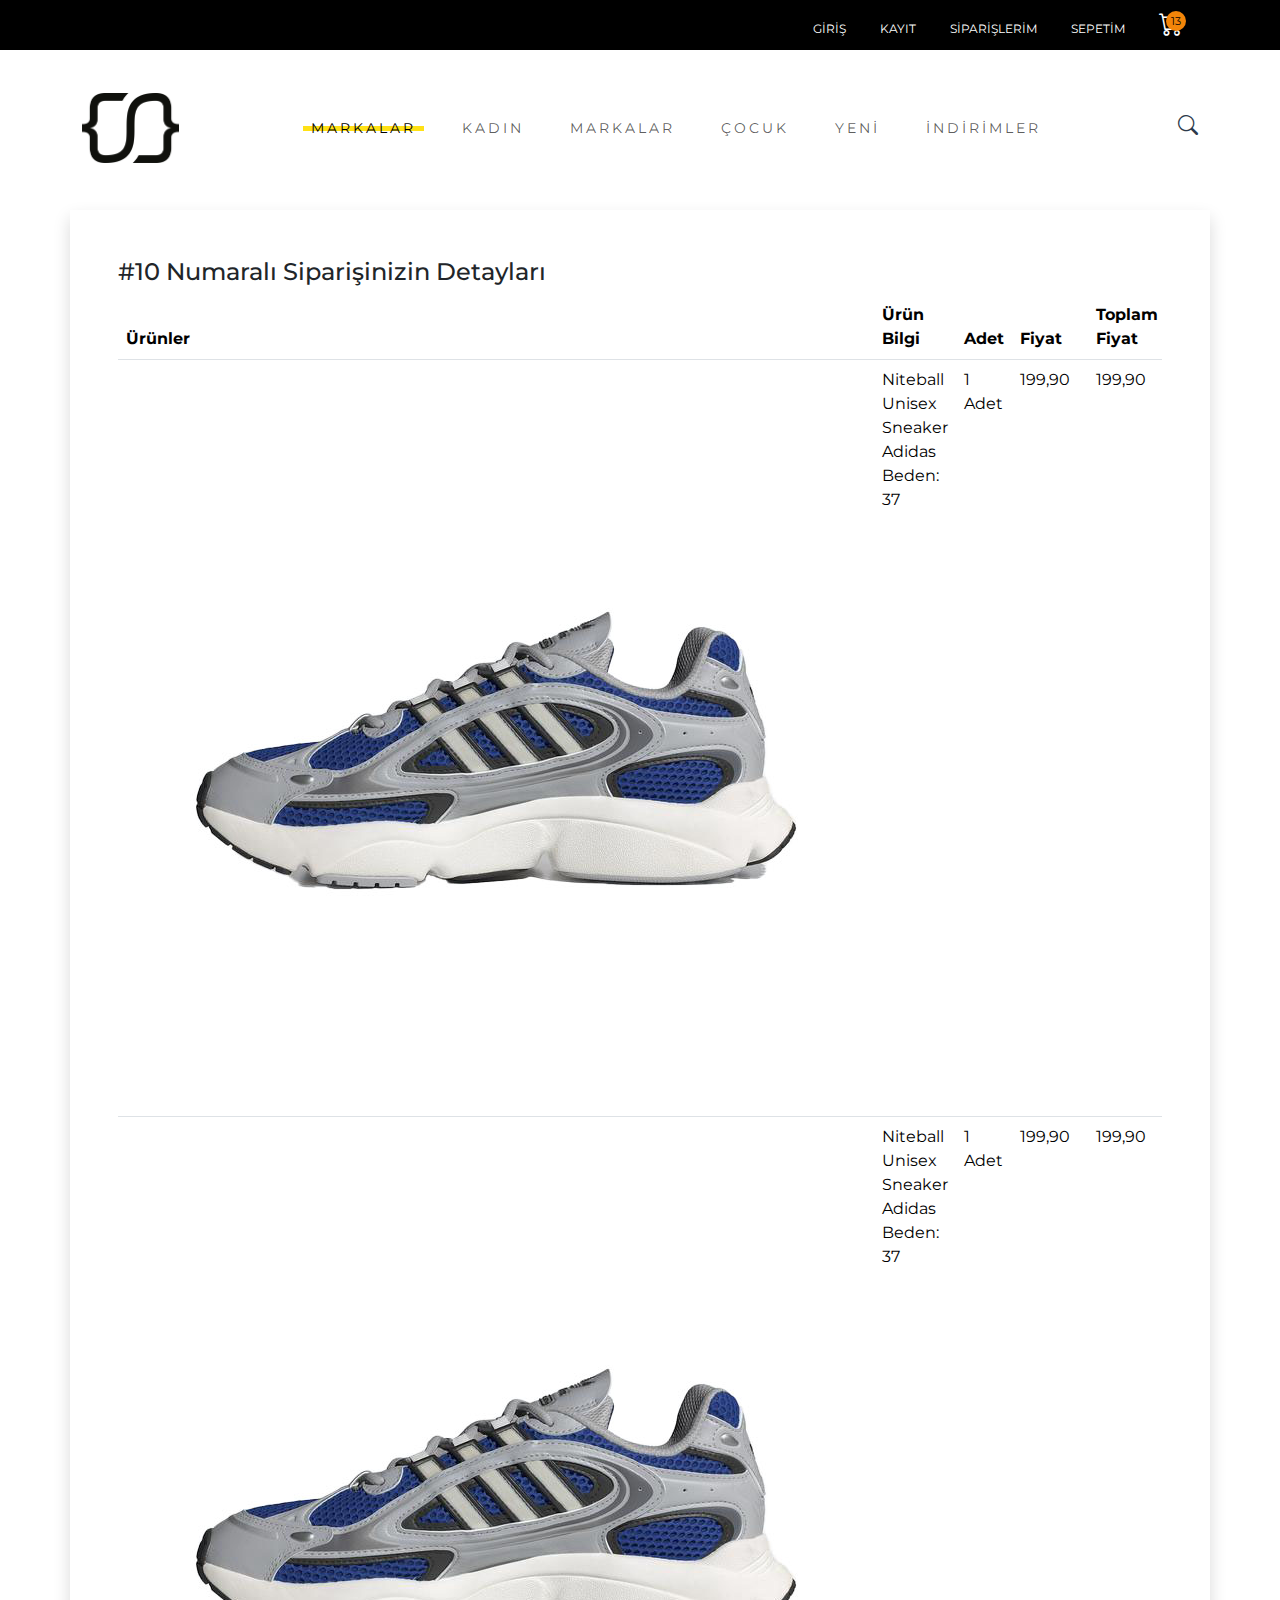
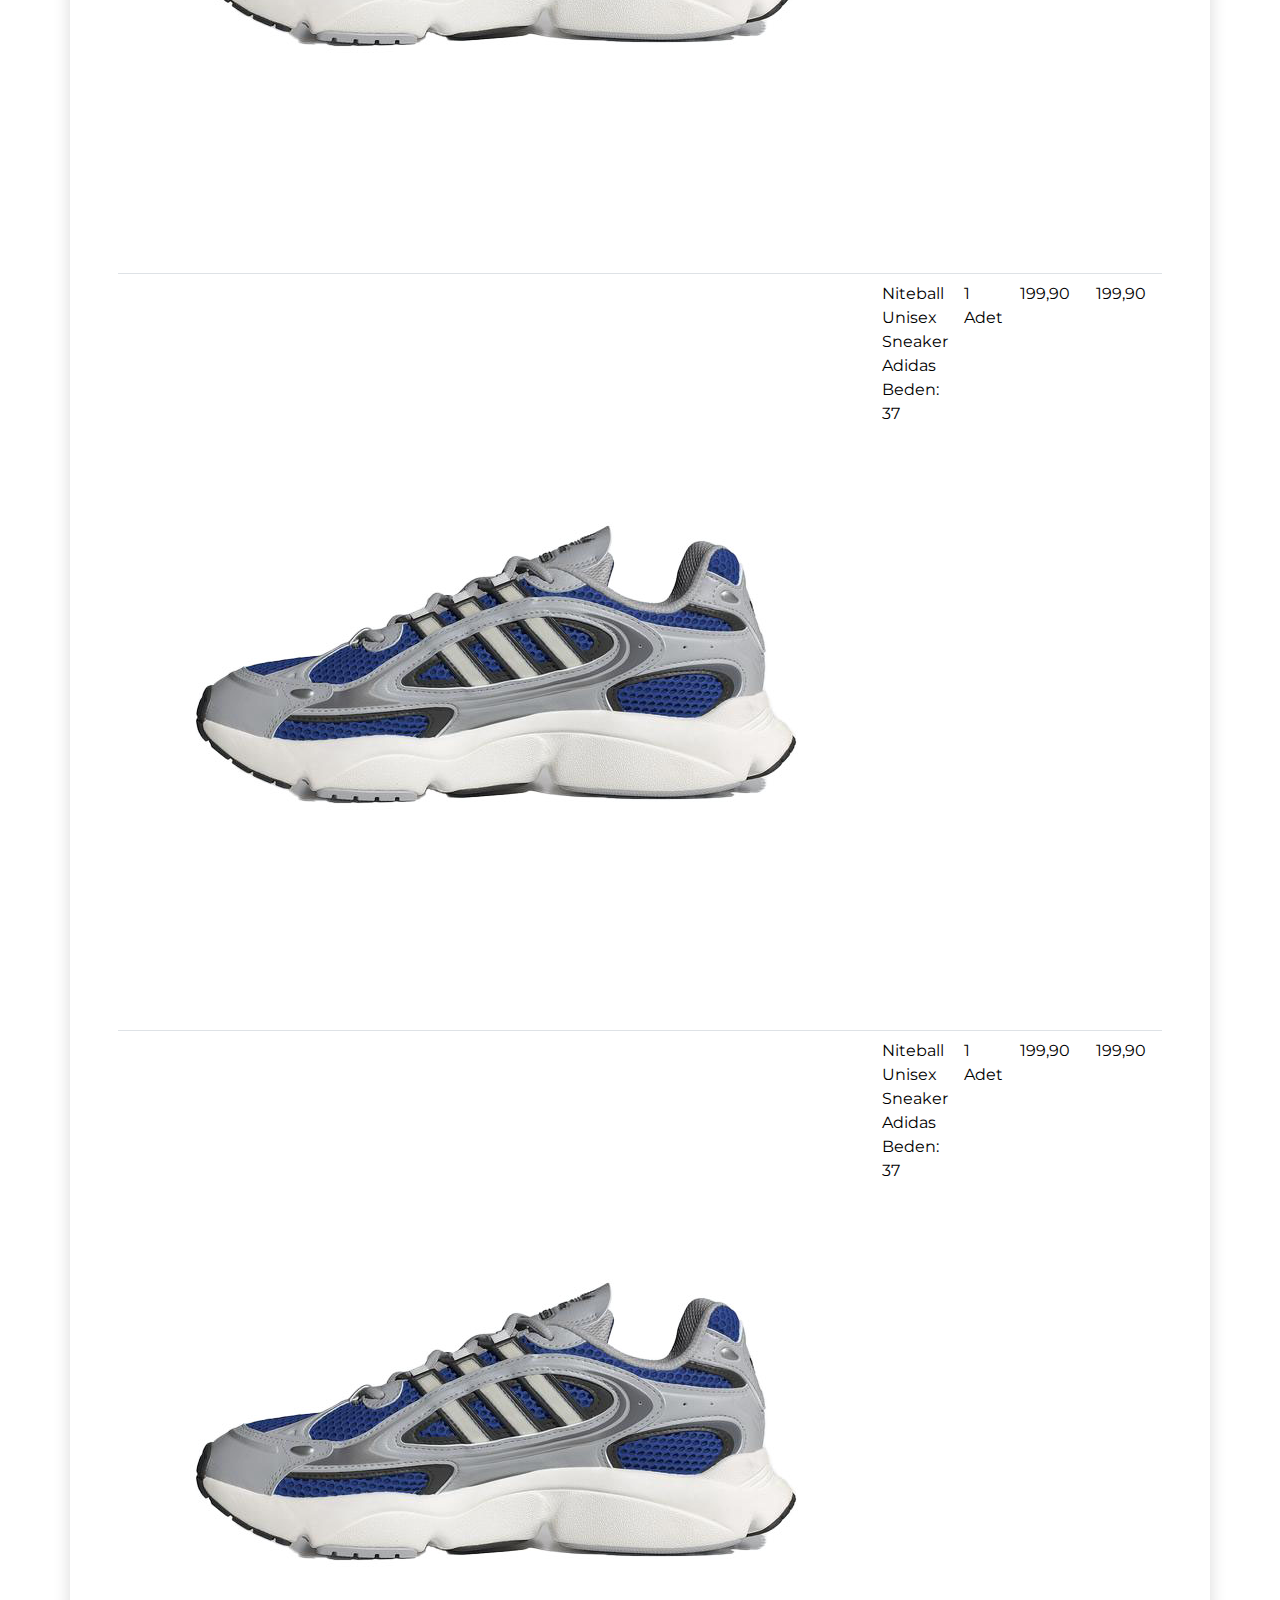
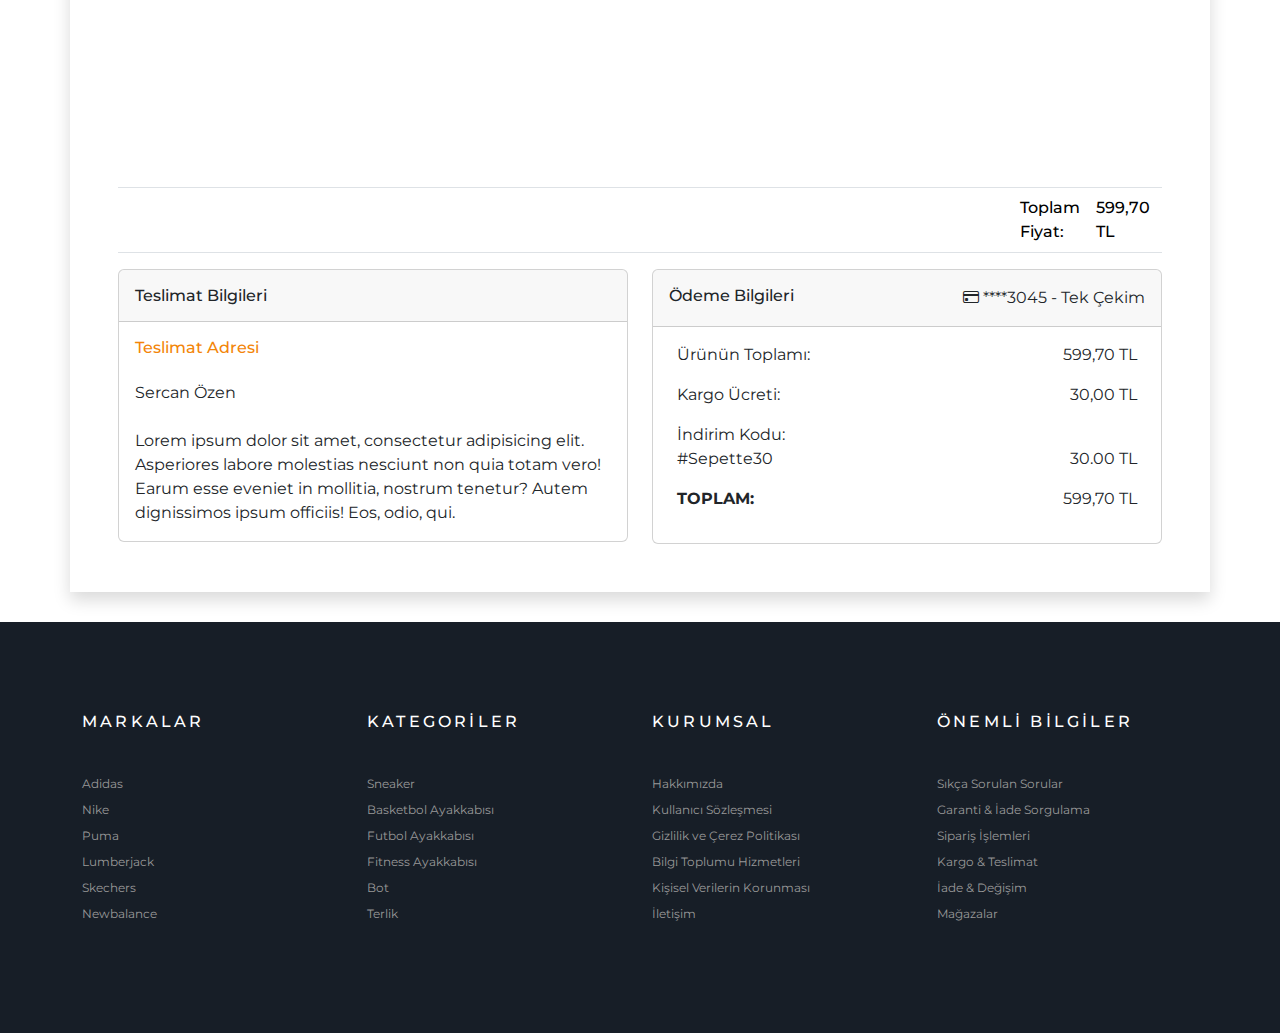
<file: my-orders-detail.html>
<!doctype html>
<html lang="en">
<head>
    <meta charset="UTF-8">
    <meta name="viewport"
          content="width=device-width, user-scalable=no, initial-scale=1.0, maximum-scale=1.0, minimum-scale=1.0">
    <meta http-equiv="X-UA-Compatible" content="ie=edge">
    <title>Anasayfa</title>

    <link rel="stylesheet" href="assets/bootstrap/dist/css/bootstrap.min.css">

    <link rel="stylesheet" href="assets/fonts/font-awesome/css/font-awesome.min.css">
    <link rel="stylesheet" href="assets/fonts/bootstrap-icons/font/bootstrap-icons.min.css">

    <link rel="stylesheet" href="assets/css/animate.min.css">

    <link rel="stylesheet" href="assets/swiper/swiper-bundle.min.css">

    <link rel="stylesheet" href="assets/css/style.css">

    <link rel="preconnect" href="https://fonts.googleapis.com">
    <link rel="preconnect" href="https://fonts.gstatic.com" crossorigin>
    <link href="https://fonts.googleapis.com/css2?family=Montserrat:ital,wght@0,100..900;1,100..900&family=Playfair:ital,opsz,wght@0,5..1200,300..900;1,5..1200,300..900&display=swap"
          rel="stylesheet">
</head>
<body>

<div class="top-bar bg-black">
    <div class="container">
        <div class="login float-end ">
            <ul class="login-list">
                <li><a href="" class="text-white">GİRİŞ</a></li>
                <li><a href="" class="text-white">KAYIT</a></li>
                <li><a href="" class="text-white">SİPARİŞLERİM</a></li>
                <li><a href="" class="text-white">SEPETİM</a></li>
                <li class="dropdown user-basket position-relative">
                    <a href="javascript:void(0)" class="dropdown-toggle position-relative"
                       role="button"
                       data-bs-toggle="dropdown"
                       aria-expanded="false">
                        <i class="bi bi-cart zoom text-white fs-4"></i>
                        <span class="item-count bg-orange text-black">13</span>
                    </a>
                    <div class="dropdown-menu">
                        <div class="row overflow-custom">
                            <div class="col-12">
                                <div class="card border-0">
                                    <div class="row">
                                        <div class="col-4">
                                            <img src="assets/images/shopping.webp" alt=""
                                                 class="img-fluid rounded-start">
                                        </div>
                                        <div class="col-8">
                                            <div class="card-body">
                                                <h5 class="card-title">Ürün Başlığı</h5>
                                                <p class="card-text">Fiyat: 10 TL</p>
                                                <p class="card-text">Adet: 1</p>
                                            </div>
                                        </div>
                                    </div>
                                </div>
                            </div>

                            <div class="col-12">
                                <hr class="my-4">
                            </div>


                            <div class="col-12">
                                <div class="card border-0">
                                    <div class="row">
                                        <div class="col-4">
                                            <img src="assets/images/shopping.webp" alt=""
                                                 class="img-fluid rounded-start">
                                        </div>
                                        <div class="col-8">
                                            <div class="card-body">
                                                <h5 class="card-title">Ürün Başlığı</h5>
                                                <p class="card-text">Fiyat: 10 TL</p>
                                                <p class="card-text">Adet: 1</p>
                                            </div>
                                        </div>
                                    </div>
                                </div>
                            </div>

                            <div class="col-12">
                                <hr class="my-4">
                            </div>


                            <div class="col-12">
                                <div class="card border-0">
                                    <div class="row">
                                        <div class="col-4">
                                            <img src="assets/images/shopping.webp" alt=""
                                                 class="img-fluid rounded-start">
                                        </div>
                                        <div class="col-8">
                                            <div class="card-body">
                                                <h5 class="card-title">Ürün Başlığı</h5>
                                                <p class="card-text">Fiyat: 10 TL</p>
                                                <p class="card-text">Adet: 1</p>
                                            </div>
                                        </div>
                                    </div>
                                </div>
                            </div>

                            <div class="col-12">
                                <hr class="my-4">
                            </div>
                        </div>
                        <div class="row total-price">
                            <div class="col-12">
                                <hr class="my-4">
                            </div>

                            <div class="col-12">
                                <h5 class="text-center">
                                    <span>Toplam:</span>
                                    <span>250.00 TL</span>
                                </h5>
                            </div>

                            <div class="col-12 basket-buttons">
                                <div class="row">
                                    <div class="col-6">
                                        <a href="" class="btn btn-outline-warning w-100">Sepet</a>
                                    </div>

                                    <div class="col-6">
                                        <a href="" class="btn btn-outline-success w-100">Ödeme</a>
                                    </div>
                                </div>
                            </div>
                        </div>
                    </div>
                </li>
            </ul>
        </div>
    </div>
</div>

<header>
    <nav class="navbar navbar-expand-lg">
        <div class="container">
            <a class="navbar-brand" href="#">
                <img src="assets/images/logo.png" alt="Logo" class="logo">
            </a>
            <button class="navbar-toggler" type="button" data-bs-toggle="collapse"
                    data-bs-target="#navbarSupportedContent" aria-controls="navbarSupportedContent"
                    aria-expanded="false" aria-label="Toggle navigation">
                <span class="navbar-toggler-icon"></span>
            </button>
            <div class="collapse navbar-collapse" id="navbarSupportedContent">
                <ul class="navbar-nav mx-auto mb-2 mb-lg-0">
                    <li class="nav-item active dropdown">
                        <a class="nav-link active dropdown-toggle" aria-current="page" href="javascript:void(0)"
                           data-bs-toggle="dropdown"
                           role="button">
                            MARKALAR
                        </a>
                        <div class="dropdown-menu">
                            <div class="row">
                                <div class="col-md-9 nav-brands">
                                    <h4 class="mb-4">Tüm Markalar</h4>
                                    <div class="row">
                                        <div class="col navbar-column">
                                            <a href="product-list.html" class="dropdown-link">Adidas</a>
                                            <a href="#" class="dropdown-link">Nike</a>
                                            <a href="#" class="dropdown-link">Puma</a>
                                            <a href="#" class="dropdown-link">Skechers</a>
                                            <a href="#" class="dropdown-link">Lotto</a>
                                            <a href="#" class="dropdown-link">Huf</a>
                                            <a href="#" class="dropdown-link">Reebok</a>
                                            <a href="#" class="dropdown-link">Parafina</a>
                                            <a href="#" class="dropdown-link">Salomon</a>
                                        </div>
                                        <div class="col navbar-column">
                                            <a href="#" class="dropdown-link">Rains</a>
                                            <a href="#" class="dropdown-link">United 4</a>
                                            <a href="#" class="dropdown-link">Vans</a>
                                            <a href="#" class="dropdown-link">Veja</a>
                                            <a href="#" class="dropdown-link">Market</a>
                                            <a href="#" class="dropdown-link">Nautica</a>
                                            <a href="#" class="dropdown-link">Element</a>
                                            <a href="#" class="dropdown-link">Etnies</a>
                                            <a href="#" class="dropdown-link">Funko</a>
                                        </div>
                                        <div class="col navbar-column">
                                            <a href="#" class="dropdown-link">Columbia</a>
                                            <a href="#" class="dropdown-link">Brekenstock</a>
                                            <a href="#" class="dropdown-link">Casio</a>
                                            <a href="#" class="dropdown-link">Converse</a>
                                            <a href="#" class="dropdown-link">Crocs</a>
                                            <a href="#" class="dropdown-link">Jordan</a>
                                            <a href="#" class="dropdown-link">Primitive</a>
                                            <a href="#" class="dropdown-link">Timberland</a>
                                            <a href="#" class="dropdown-link">XD Design</a>
                                        </div>
                                        <div class="col navbar-column">
                                            <a href="#" class="dropdown-link">Columbia</a>
                                            <a href="#" class="dropdown-link">Brekenstock</a>
                                            <a href="#" class="dropdown-link">Casio</a>
                                            <a href="#" class="dropdown-link">Converse</a>
                                            <a href="#" class="dropdown-link">Crocs</a>
                                            <a href="#" class="dropdown-link">Jordan</a>
                                            <a href="#" class="dropdown-link">Primitive</a>
                                            <a href="#" class="dropdown-link">Timberland</a>
                                            <a href="#" class="dropdown-link">Tüm Markalar</a>
                                        </div>
                                    </div>
                                </div>
                                <div class="col-md-3">
                                    <h4 class="mb-4">Tredler</h4>
                                    <div class="row">
                                        <div class="col">
                                            <div class="nav-brand-swiper swiper-container">
                                                <div class="swiper-wrapper">
                                                    <div class="swiper-slide">
                                                        <a href="">
                                                            <img src="assets/images/product2.webp" class="img-fluid"
                                                                 alt="">
                                                        </a>
                                                    </div>
                                                    <div class="swiper-slide">
                                                        <a href="">
                                                            <img src="assets/images/product3.jpeg" class="img-fluid"
                                                                 alt="">
                                                        </a>
                                                    </div>
                                                    <div class="swiper-slide">
                                                        <a href="">
                                                            <img src="assets/images/product4.jpeg" class="img-fluid"
                                                                 alt="">
                                                        </a>
                                                    </div>

                                                </div>
                                            </div>

                                        </div>
                                    </div>
                                </div>
                            </div>
                        </div>

                    </li>
                    <li class="nav-item">
                        <a class="nav-link" href="#">KADIN</a>
                    </li>
                    <li class="nav-item">
                        <a class="nav-link" href="#">MARKALAR</a>
                    </li>
                    <li class="nav-item">
                        <a class="nav-link" href="#">ÇOCUK</a>
                    </li>
                    <li class="nav-item">
                        <a class="nav-link" href="#">YENİ</a>
                    </li>
                    <li class="nav-item">
                        <a class="nav-link" href="#">İNDİRİMLER</a>
                    </li>

                    <!--                    <li class="nav-item dropdown">-->
                    <!--                        <a class="nav-link dropdown-toggle" href="#" role="button" data-bs-toggle="dropdown" aria-expanded="false">-->
                    <!--                            Dropdown-->
                    <!--                        </a>-->
                    <!--                        <ul class="dropdown-menu">-->
                    <!--                            <li><a class="dropdown-item" href="#">Action</a></li>-->
                    <!--                            <li><a class="dropdown-item" href="#">Another action</a></li>-->
                    <!--                            <li><hr class="dropdown-divider"></li>-->
                    <!--                            <li><a class="dropdown-item" href="#">Something else here</a></li>-->
                    <!--                        </ul>-->
                    <!--                    </li>-->

                </ul>
            </div>
            <div class="nav-right">
                <a href="javascript:void(0)" class="search-open">
                    <i class="bi bi-search zoom"></i>
                </a>
                <div class="search-inside bg-orange">
                    <i class="bi bi-x search-close"></i>
                    <div class="search-overlay"></div>
                    <div class="position-center-center">
                        <div class="search animate__animated animate__backInUp">
                            <form action="">
                                <input type="search" placeholder="Arama">
                                <button type="submit"><i class="bi bi-check-circle"></i></button>
                            </form>
                        </div>
                    </div>
                </div>
            </div>
        </div>
    </nav>
</header>

<main>
    <div class="container">
        <div class="row">
            <div class="col-md-12 my-orders p-5 shadow">
                <h4>#10 Numaralı Siparişinizin Detayları</h4>
                <div class="table-responsive">
                    <table class="table table-hover">
                        <thead>
                            <tr>
                                <th scope="col">Ürünler</th>
                                <th scope="col">Ürün Bilgi</th>
                                <th scope="col">Adet</th>
                                <th scope="col">Fiyat</th>
                                <th scope="col">Toplam Fiyat</th>
                            </tr>
                        </thead>
                    <tbody>
                        <tr>
                        <td><img src="assets/images/product1.jpeg" alt=""></td>
                        <td>
                            <div>Niteball</div>
                            <div>Unisex Sneaker</div>
                            <div>Adidas</div>
                            <div>Beden: 37</div>
                        </td>
                        <td class="s-amount">
                            <div>1 Adet</div>
                        </td>
                        <td>199,90</td>
                        <td>199,90</td>
                    </tr>
                        <tr>
                            <td><img src="assets/images/product1.jpeg" alt=""></td>
                            <td>
                                <div>Niteball</div>
                                <div>Unisex Sneaker</div>
                                <div>Adidas</div>
                                <div>Beden: 37</div>
                            </td>
                            <td class="s-amount">
                                <div>1 Adet</div>
                            </td>
                            <td>199,90</td>
                            <td>199,90</td>
                        </tr>
                        <tr>
                            <td><img src="assets/images/product1.jpeg" alt=""></td>
                            <td>
                                <div>Niteball</div>
                                <div>Unisex Sneaker</div>
                                <div>Adidas</div>
                                <div>Beden: 37</div>
                            </td>
                            <td class="s-amount">
                                <div>1 Adet</div>
                            </td>
                            <td>199,90</td>
                            <td>199,90</td>
                        </tr>
                        <tr>
                            <td><img src="assets/images/product1.jpeg" alt=""></td>
                            <td>
                                <div>Niteball</div>
                                <div>Unisex Sneaker</div>
                                <div>Adidas</div>
                                <div>Beden: 37</div>
                            </td>
                            <td class="s-amount">
                                <div>1 Adet</div>
                            </td>
                            <td>199,90</td>
                            <td>199,90</td>
                        </tr>

                    <tr>
                        <td></td>
                        <td></td>
                        <td></td>
                        <td><span class="fw-medium">Toplam Fiyat:</span></td>
                        <td><span class="fw-medium">599,70 TL</span></td>
                    </tr>
                    </tbody>
                </table>
                </div>

                <div class="row">
                    <div class="col-md-6">
                        <div class="card">
                            <div class="card-header py-3">
                                <h6 class="m-0">Teslimat Bilgileri</h6>
                            </div>
                            <div class="card-body">
                                <h6 class="text-orange">Teslimat Adresi</h6>
                                <div class="my-4">Sercan Özen</div>
                                <div>Lorem ipsum dolor sit amet, consectetur adipisicing elit. Asperiores labore molestias nesciunt non quia totam vero! Earum esse eveniet in mollitia, nostrum tenetur? Autem dignissimos ipsum officiis! Eos, odio, qui.</div>
                            </div>
                        </div>
                    </div>
                    <div class="col-md-6">
                        <div class="card">
                            <div class="card-header py-3">
                                <div class="row">
                                    <div class="col-md-6">
                                        <h6 class="m-0">Ödeme Bilgileri</h6>
                                    </div>
                                    <div class="col-md-6">
                                <span class="pull-right payment-type">
                                    <i class="bi bi-credit-card"></i>
                                    ****3045 - Tek Çekim
                                </span>
                                    </div>
                                </div>
                            </div>
                            <div class="card-body">
                                <div class="grand-total border-0 p-0 px-2">
                                    <p>Ürünün Toplamı: <span class="pull-right">599,70 TL</span></p>
                                    <p>Kargo Ücreti: <span class="pull-right">30,00 TL</span></p>
                                    <p>İndirim Kodu:
                                        <br>
                                        #Sepette30 <span class="pull-right">30.00 TL</span>
                                    </p>

                                    <p><strong>TOPLAM: </strong> <span class="pull-right">599,70 TL</span></p>
                                </div>
                            </div>
                        </div>
                    </div>
                </div>
            </div>
        </div>

    </div>
</main>

<footer class="position-relative">
    <div class="container">
        <div class="row">
            <div class="col-md-3">
                <h6 class="text-white">MARKALAR</h6>
                <ul class="link">
                    <li><a href="#.">Adidas</a></li>
                    <li><a href="#.">Nike</a></li>
                    <li><a href="#.">Puma</a></li>
                    <li><a href="#.">Lumberjack</a></li>
                    <li><a href="#.">Skechers</a></li>
                    <li><a href="#.">Newbalance</a></li>
                </ul>
            </div>
            <div class="col-md-3">
                <h6 class="text-white">KATEGORİLER</h6>
                <ul class="link">
                    <li><a href="#.">Sneaker</a></li>
                    <li><a href="#.">Basketbol Ayakkabısı</a></li>
                    <li><a href="#.">Futbol Ayakkabısı</a></li>
                    <li><a href="#.">Fitness Ayakkabısı</a></li>
                    <li><a href="#.">Bot</a></li>
                    <li><a href="#.">Terlik</a></li>
                </ul>
            </div>
            <div class="col-md-3">
                <h6 class="text-white">KURUMSAL</h6>
                <ul class="link">
                    <li><a href="#.">Hakkımızda</a></li>
                    <li><a href="#.">Kullanıcı Sözleşmesi</a></li>
                    <li><a href="#.">Gizlilik ve Çerez Politikası</a></li>
                    <li><a href="#.">Bilgi Toplumu Hizmetleri</a></li>
                    <li><a href="#.">Kişisel Verilerin Korunması</a></li>
                    <li><a href="#.">İletişim</a></li>
                </ul>
            </div>
            <div class="col-md-3">
                <h6 class="text-white">ÖNEMLİ BİLGİLER</h6>
                <ul class="link">
                    <li><a href="#.">Sıkça Sorulan Sorular</a></li>
                    <li><a href="#.">Garanti & İade Sorgulama</a></li>
                    <li><a href="#.">Sipariş İşlemleri</a></li>
                    <li><a href="#.">Kargo & Teslimat</a></li>
                    <li><a href="#.">İade & Değişim</a></li>
                    <li><a href="#.">Mağazalar</a></li>
                </ul>
            </div>
        </div>
    </div>
</footer>


<script src="assets/bootstrap/dist/js/bootstrap.bundle.min.js"></script>
<script src="assets/js/jquery/dist/jquery.min.js"></script>
<script src="assets/swiper/swiper-bundle.min.js"></script>
<script src="assets/js/main.js"></script>
<script src="assets/js/product-detail.js"></script>
</body>
</html>
</file>
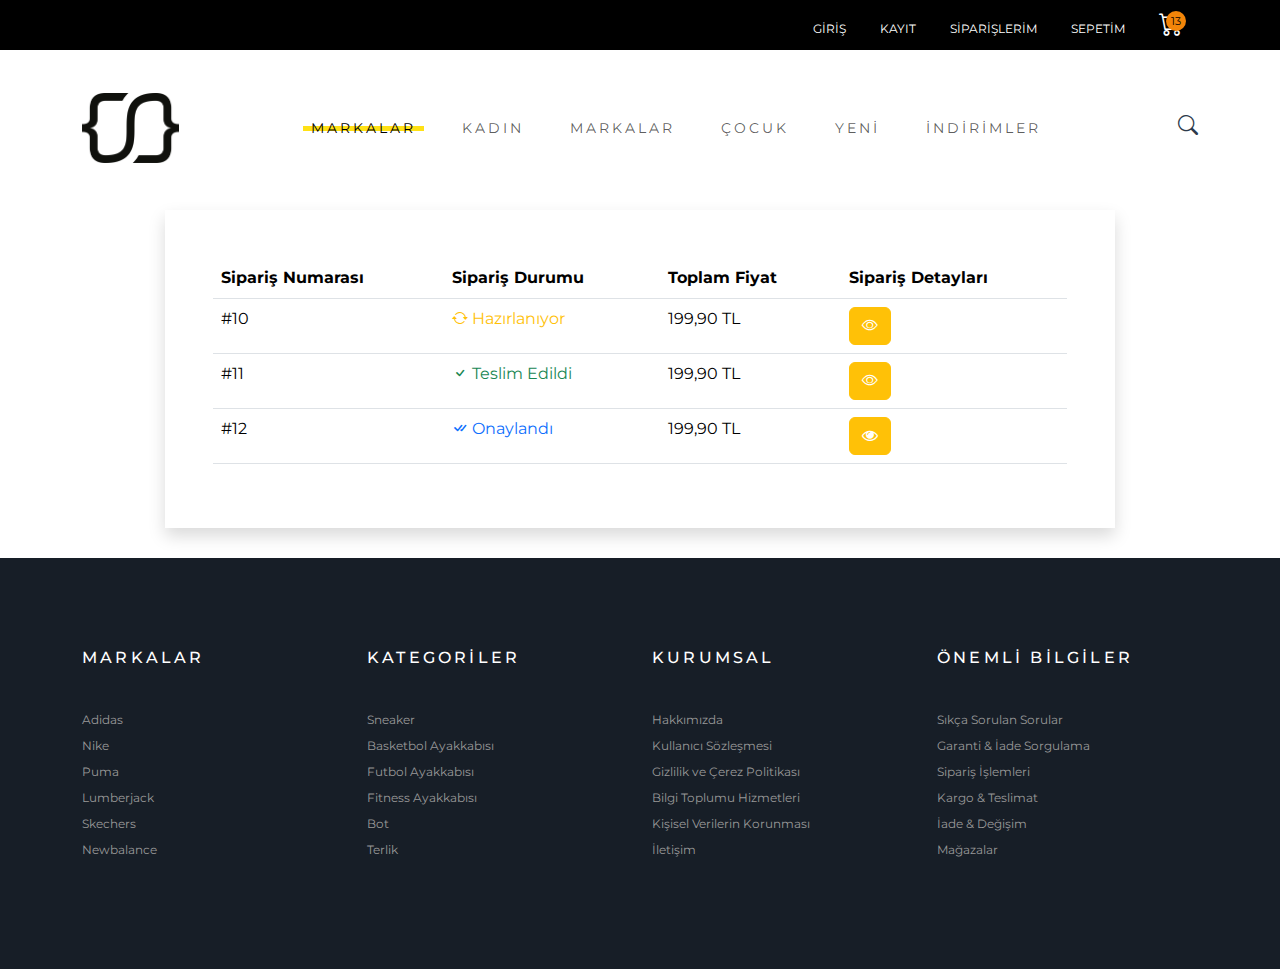
<file: my-orders.html>
<!doctype html>
<html lang="en">
<head>
    <meta charset="UTF-8">
    <meta name="viewport"
          content="width=device-width, user-scalable=no, initial-scale=1.0, maximum-scale=1.0, minimum-scale=1.0">
    <meta http-equiv="X-UA-Compatible" content="ie=edge">
    <title>Anasayfa</title>

    <link rel="stylesheet" href="assets/bootstrap/dist/css/bootstrap.min.css">

    <link rel="stylesheet" href="assets/fonts/font-awesome/css/font-awesome.min.css">
    <link rel="stylesheet" href="assets/fonts/bootstrap-icons/font/bootstrap-icons.min.css">

    <link rel="stylesheet" href="assets/css/animate.min.css">

    <link rel="stylesheet" href="assets/swiper/swiper-bundle.min.css">

    <link rel="stylesheet" href="assets/css/style.css">

    <link rel="preconnect" href="https://fonts.googleapis.com">
    <link rel="preconnect" href="https://fonts.gstatic.com" crossorigin>
    <link href="https://fonts.googleapis.com/css2?family=Montserrat:ital,wght@0,100..900;1,100..900&family=Playfair:ital,opsz,wght@0,5..1200,300..900;1,5..1200,300..900&display=swap"
          rel="stylesheet">
</head>
<body>

<div class="top-bar bg-black">
    <div class="container">
        <div class="login float-end ">
            <ul class="login-list">
                <li><a href="" class="text-white">GİRİŞ</a></li>
                <li><a href="" class="text-white">KAYIT</a></li>
                <li><a href="" class="text-white">SİPARİŞLERİM</a></li>
                <li><a href="" class="text-white">SEPETİM</a></li>
                <li class="dropdown user-basket position-relative">
                    <a href="javascript:void(0)" class="dropdown-toggle position-relative"
                       role="button"
                       data-bs-toggle="dropdown"
                       aria-expanded="false">
                        <i class="bi bi-cart zoom text-white fs-4"></i>
                        <span class="item-count bg-orange text-black">13</span>
                    </a>
                    <div class="dropdown-menu">
                        <div class="row overflow-custom">
                            <div class="col-12">
                                <div class="card border-0">
                                    <div class="row">
                                        <div class="col-4">
                                            <img src="assets/images/shopping.webp" alt=""
                                                 class="img-fluid rounded-start">
                                        </div>
                                        <div class="col-8">
                                            <div class="card-body">
                                                <h5 class="card-title">Ürün Başlığı</h5>
                                                <p class="card-text">Fiyat: 10 TL</p>
                                                <p class="card-text">Adet: 1</p>
                                            </div>
                                        </div>
                                    </div>
                                </div>
                            </div>

                            <div class="col-12">
                                <hr class="my-4">
                            </div>


                            <div class="col-12">
                                <div class="card border-0">
                                    <div class="row">
                                        <div class="col-4">
                                            <img src="assets/images/shopping.webp" alt=""
                                                 class="img-fluid rounded-start">
                                        </div>
                                        <div class="col-8">
                                            <div class="card-body">
                                                <h5 class="card-title">Ürün Başlığı</h5>
                                                <p class="card-text">Fiyat: 10 TL</p>
                                                <p class="card-text">Adet: 1</p>
                                            </div>
                                        </div>
                                    </div>
                                </div>
                            </div>

                            <div class="col-12">
                                <hr class="my-4">
                            </div>


                            <div class="col-12">
                                <div class="card border-0">
                                    <div class="row">
                                        <div class="col-4">
                                            <img src="assets/images/shopping.webp" alt=""
                                                 class="img-fluid rounded-start">
                                        </div>
                                        <div class="col-8">
                                            <div class="card-body">
                                                <h5 class="card-title">Ürün Başlığı</h5>
                                                <p class="card-text">Fiyat: 10 TL</p>
                                                <p class="card-text">Adet: 1</p>
                                            </div>
                                        </div>
                                    </div>
                                </div>
                            </div>

                            <div class="col-12">
                                <hr class="my-4">
                            </div>
                        </div>
                        <div class="row total-price">
                            <div class="col-12">
                                <hr class="my-4">
                            </div>

                            <div class="col-12">
                                <h5 class="text-center">
                                    <span>Toplam:</span>
                                    <span>250.00 TL</span>
                                </h5>
                            </div>

                            <div class="col-12 basket-buttons">
                                <div class="row">
                                    <div class="col-6">
                                        <a href="" class="btn btn-outline-warning w-100">Sepet</a>
                                    </div>

                                    <div class="col-6">
                                        <a href="" class="btn btn-outline-success w-100">Ödeme</a>
                                    </div>
                                </div>
                            </div>
                        </div>
                    </div>
                </li>
            </ul>
        </div>
    </div>
</div>

<header>
    <nav class="navbar navbar-expand-lg">
        <div class="container">
            <a class="navbar-brand" href="#">
                <img src="assets/images/logo.png" alt="Logo" class="logo">
            </a>
            <button class="navbar-toggler" type="button" data-bs-toggle="collapse"
                    data-bs-target="#navbarSupportedContent" aria-controls="navbarSupportedContent"
                    aria-expanded="false" aria-label="Toggle navigation">
                <span class="navbar-toggler-icon"></span>
            </button>
            <div class="collapse navbar-collapse" id="navbarSupportedContent">
                <ul class="navbar-nav mx-auto mb-2 mb-lg-0">
                    <li class="nav-item active dropdown">
                        <a class="nav-link active dropdown-toggle" aria-current="page" href="javascript:void(0)"
                           data-bs-toggle="dropdown"
                           role="button">
                            MARKALAR
                        </a>
                        <div class="dropdown-menu">
                            <div class="row">
                                <div class="col-md-9 nav-brands">
                                    <h4 class="mb-4">Tüm Markalar</h4>
                                    <div class="row">
                                        <div class="col navbar-column">
                                            <a href="product-list.html" class="dropdown-link">Adidas</a>
                                            <a href="#" class="dropdown-link">Nike</a>
                                            <a href="#" class="dropdown-link">Puma</a>
                                            <a href="#" class="dropdown-link">Skechers</a>
                                            <a href="#" class="dropdown-link">Lotto</a>
                                            <a href="#" class="dropdown-link">Huf</a>
                                            <a href="#" class="dropdown-link">Reebok</a>
                                            <a href="#" class="dropdown-link">Parafina</a>
                                            <a href="#" class="dropdown-link">Salomon</a>
                                        </div>
                                        <div class="col navbar-column">
                                            <a href="#" class="dropdown-link">Rains</a>
                                            <a href="#" class="dropdown-link">United 4</a>
                                            <a href="#" class="dropdown-link">Vans</a>
                                            <a href="#" class="dropdown-link">Veja</a>
                                            <a href="#" class="dropdown-link">Market</a>
                                            <a href="#" class="dropdown-link">Nautica</a>
                                            <a href="#" class="dropdown-link">Element</a>
                                            <a href="#" class="dropdown-link">Etnies</a>
                                            <a href="#" class="dropdown-link">Funko</a>
                                        </div>
                                        <div class="col navbar-column">
                                            <a href="#" class="dropdown-link">Columbia</a>
                                            <a href="#" class="dropdown-link">Brekenstock</a>
                                            <a href="#" class="dropdown-link">Casio</a>
                                            <a href="#" class="dropdown-link">Converse</a>
                                            <a href="#" class="dropdown-link">Crocs</a>
                                            <a href="#" class="dropdown-link">Jordan</a>
                                            <a href="#" class="dropdown-link">Primitive</a>
                                            <a href="#" class="dropdown-link">Timberland</a>
                                            <a href="#" class="dropdown-link">XD Design</a>
                                        </div>
                                        <div class="col navbar-column">
                                            <a href="#" class="dropdown-link">Columbia</a>
                                            <a href="#" class="dropdown-link">Brekenstock</a>
                                            <a href="#" class="dropdown-link">Casio</a>
                                            <a href="#" class="dropdown-link">Converse</a>
                                            <a href="#" class="dropdown-link">Crocs</a>
                                            <a href="#" class="dropdown-link">Jordan</a>
                                            <a href="#" class="dropdown-link">Primitive</a>
                                            <a href="#" class="dropdown-link">Timberland</a>
                                            <a href="#" class="dropdown-link">Tüm Markalar</a>
                                        </div>
                                    </div>
                                </div>
                                <div class="col-md-3">
                                    <h4 class="mb-4">Tredler</h4>
                                    <div class="row">
                                        <div class="col">
                                            <div class="nav-brand-swiper swiper-container">
                                                <div class="swiper-wrapper">
                                                    <div class="swiper-slide">
                                                        <a href="">
                                                            <img src="assets/images/product2.webp" class="img-fluid"
                                                                 alt="">
                                                        </a>
                                                    </div>
                                                    <div class="swiper-slide">
                                                        <a href="">
                                                            <img src="assets/images/product3.jpeg" class="img-fluid"
                                                                 alt="">
                                                        </a>
                                                    </div>
                                                    <div class="swiper-slide">
                                                        <a href="">
                                                            <img src="assets/images/product4.jpeg" class="img-fluid"
                                                                 alt="">
                                                        </a>
                                                    </div>

                                                </div>
                                            </div>

                                        </div>
                                    </div>
                                </div>
                            </div>
                        </div>

                    </li>
                    <li class="nav-item">
                        <a class="nav-link" href="#">KADIN</a>
                    </li>
                    <li class="nav-item">
                        <a class="nav-link" href="#">MARKALAR</a>
                    </li>
                    <li class="nav-item">
                        <a class="nav-link" href="#">ÇOCUK</a>
                    </li>
                    <li class="nav-item">
                        <a class="nav-link" href="#">YENİ</a>
                    </li>
                    <li class="nav-item">
                        <a class="nav-link" href="#">İNDİRİMLER</a>
                    </li>

                    <!--                    <li class="nav-item dropdown">-->
                    <!--                        <a class="nav-link dropdown-toggle" href="#" role="button" data-bs-toggle="dropdown" aria-expanded="false">-->
                    <!--                            Dropdown-->
                    <!--                        </a>-->
                    <!--                        <ul class="dropdown-menu">-->
                    <!--                            <li><a class="dropdown-item" href="#">Action</a></li>-->
                    <!--                            <li><a class="dropdown-item" href="#">Another action</a></li>-->
                    <!--                            <li><hr class="dropdown-divider"></li>-->
                    <!--                            <li><a class="dropdown-item" href="#">Something else here</a></li>-->
                    <!--                        </ul>-->
                    <!--                    </li>-->

                </ul>
            </div>
            <div class="nav-right">
                <a href="javascript:void(0)" class="search-open">
                    <i class="bi bi-search zoom"></i>
                </a>
                <div class="search-inside bg-orange">
                    <i class="bi bi-x search-close"></i>
                    <div class="search-overlay"></div>
                    <div class="position-center-center">
                        <div class="search animate__animated animate__backInUp">
                            <form action="">
                                <input type="search" placeholder="Arama">
                                <button type="submit"><i class="bi bi-check-circle"></i></button>
                            </form>
                        </div>
                    </div>
                </div>
            </div>
        </div>
    </nav>
</header>

<main>
    <div class="container">
        <div class="row">
            <div class="col-md-10 mx-auto p-5 shadow my-orders">
                <div class="table-responsive">
                    <table class="table table-hover">
                        <thead>
                            <tr>
                                <th scope="col">Sipariş Numarası</th>
                                <th scope="col">Sipariş Durumu</th>
                                <th scope="col">Toplam Fiyat</th>
                                <th scope="col">Sipariş Detayları</th>
                            </tr>
                        </thead>
                    <tbody>
                        <tr>
                            <td>#10</td>
                            <td><span class="text-warning"><i class="bi bi-arrow-repeat"></i> Hazırlanıyor</span></td>
                            <td>199,90 TL</td>
                            <td>
                                <a href="" class="btn btn-warning text-white" title="Görüntüle">
                                    <i class="bi bi-eye"></i>
                                </a>
                            </td>
                        </tr>
                        <tr>
                            <td>#11</td>
                            <td><span class="text-success"><i class="bi bi-check"></i> Teslim Edildi</span></td>
                            <td>199,90 TL</td>
                            <td>
                                <a href="" class="btn btn-warning text-white" title="Görüntüle">
                                    <i class="bi bi-eye"></i>
                                </a>
                            </td>
                        </tr>
                        <tr>
                            <td>#12</td>
                            <td><span class="text-primary"><i class="bi bi-check-all"></i> Onaylandı</span></td>
                            <td>199,90 TL</td>
                            <td>
                                <a href="" class="btn btn-warning text-white" title="Görüntüle">
                                    <i class="fa fa-eye"></i>
                                </a>
                            </td>
                        </tr>

                    </tbody>
                </table>
                </div>
            </div>
        </div>

    </div>
</main>

<footer class="position-relative">
    <div class="container">
        <div class="row">
            <div class="col-md-3">
                <h6 class="text-white">MARKALAR</h6>
                <ul class="link">
                    <li><a href="#.">Adidas</a></li>
                    <li><a href="#.">Nike</a></li>
                    <li><a href="#.">Puma</a></li>
                    <li><a href="#.">Lumberjack</a></li>
                    <li><a href="#.">Skechers</a></li>
                    <li><a href="#.">Newbalance</a></li>
                </ul>
            </div>
            <div class="col-md-3">
                <h6 class="text-white">KATEGORİLER</h6>
                <ul class="link">
                    <li><a href="#.">Sneaker</a></li>
                    <li><a href="#.">Basketbol Ayakkabısı</a></li>
                    <li><a href="#.">Futbol Ayakkabısı</a></li>
                    <li><a href="#.">Fitness Ayakkabısı</a></li>
                    <li><a href="#.">Bot</a></li>
                    <li><a href="#.">Terlik</a></li>
                </ul>
            </div>
            <div class="col-md-3">
                <h6 class="text-white">KURUMSAL</h6>
                <ul class="link">
                    <li><a href="#.">Hakkımızda</a></li>
                    <li><a href="#.">Kullanıcı Sözleşmesi</a></li>
                    <li><a href="#.">Gizlilik ve Çerez Politikası</a></li>
                    <li><a href="#.">Bilgi Toplumu Hizmetleri</a></li>
                    <li><a href="#.">Kişisel Verilerin Korunması</a></li>
                    <li><a href="#.">İletişim</a></li>
                </ul>
            </div>
            <div class="col-md-3">
                <h6 class="text-white">ÖNEMLİ BİLGİLER</h6>
                <ul class="link">
                    <li><a href="#.">Sıkça Sorulan Sorular</a></li>
                    <li><a href="#.">Garanti & İade Sorgulama</a></li>
                    <li><a href="#.">Sipariş İşlemleri</a></li>
                    <li><a href="#.">Kargo & Teslimat</a></li>
                    <li><a href="#.">İade & Değişim</a></li>
                    <li><a href="#.">Mağazalar</a></li>
                </ul>
            </div>
        </div>
    </div>
</footer>


<script src="assets/bootstrap/dist/js/bootstrap.bundle.min.js"></script>
<script src="assets/js/jquery/dist/jquery.min.js"></script>
<script src="assets/swiper/swiper-bundle.min.js"></script>
<script src="assets/js/main.js"></script>
<script src="assets/js/product-detail.js"></script>
</body>
</html>
</file>
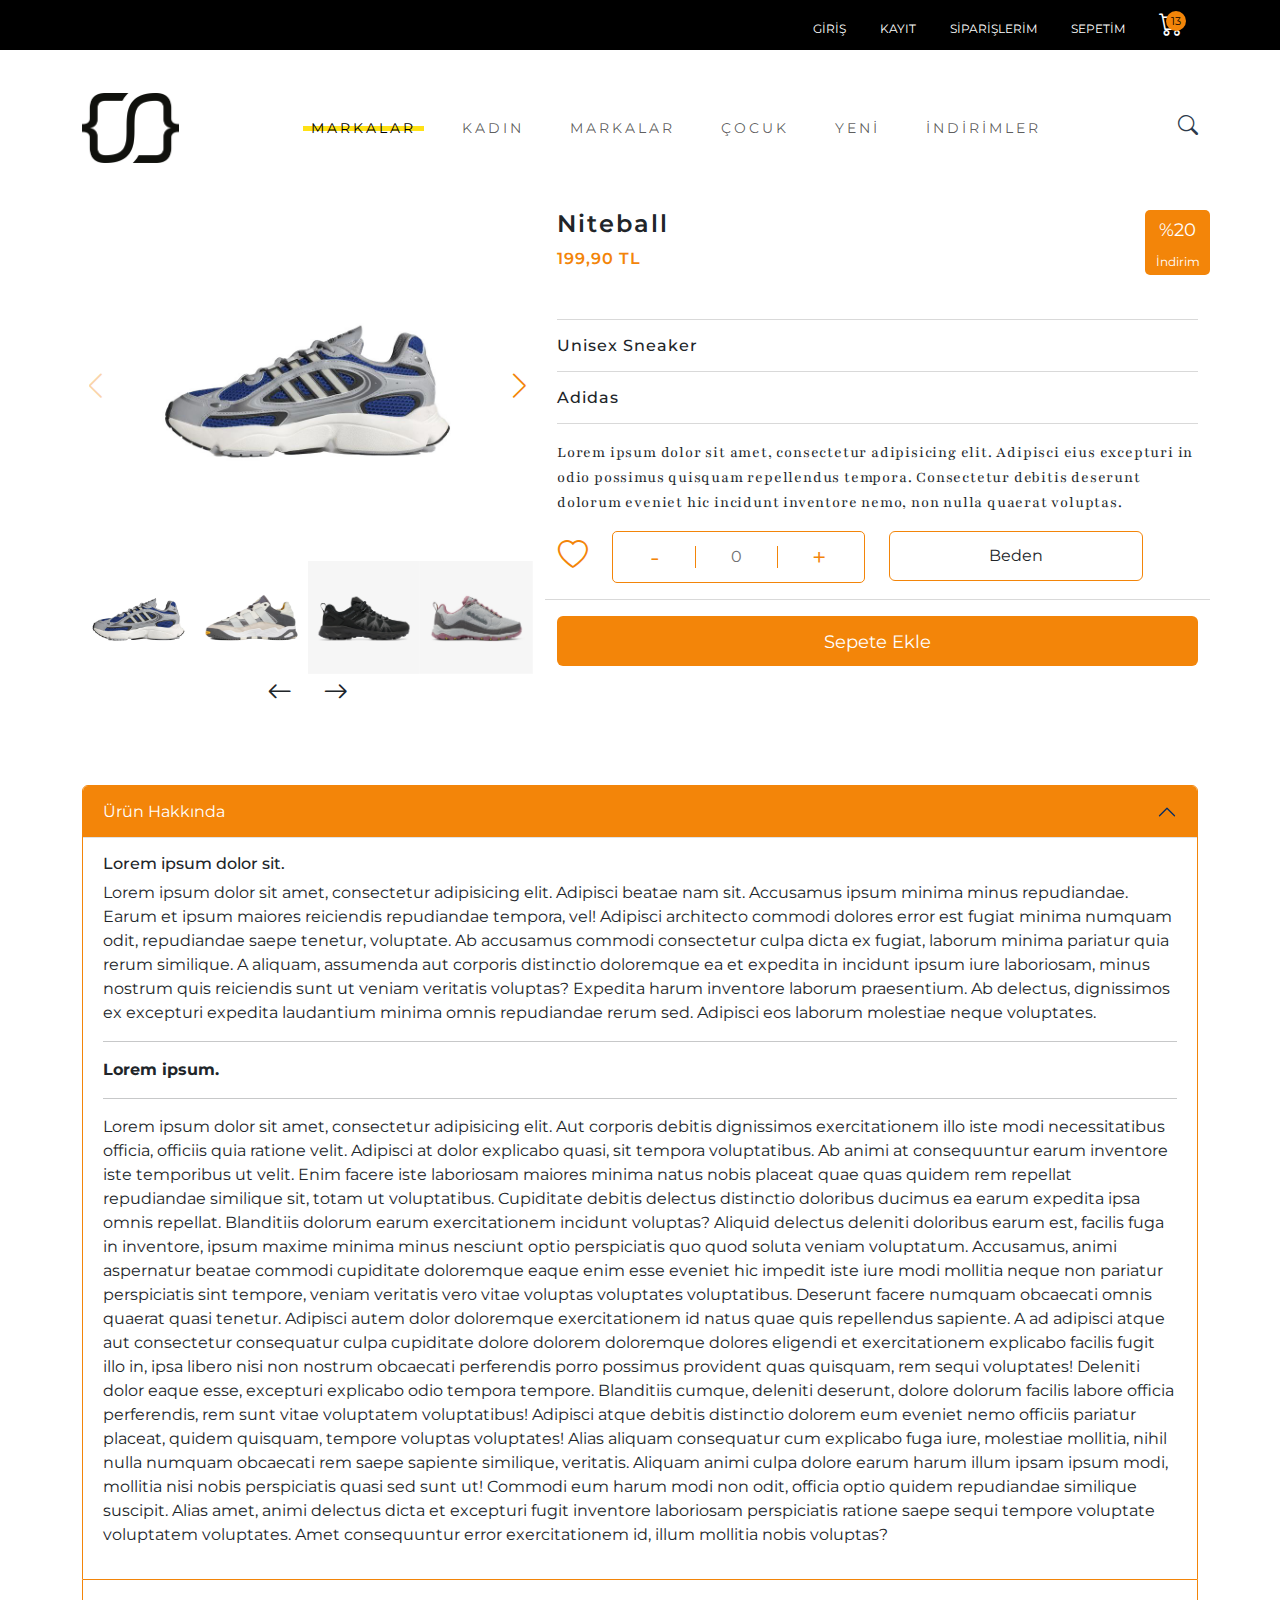
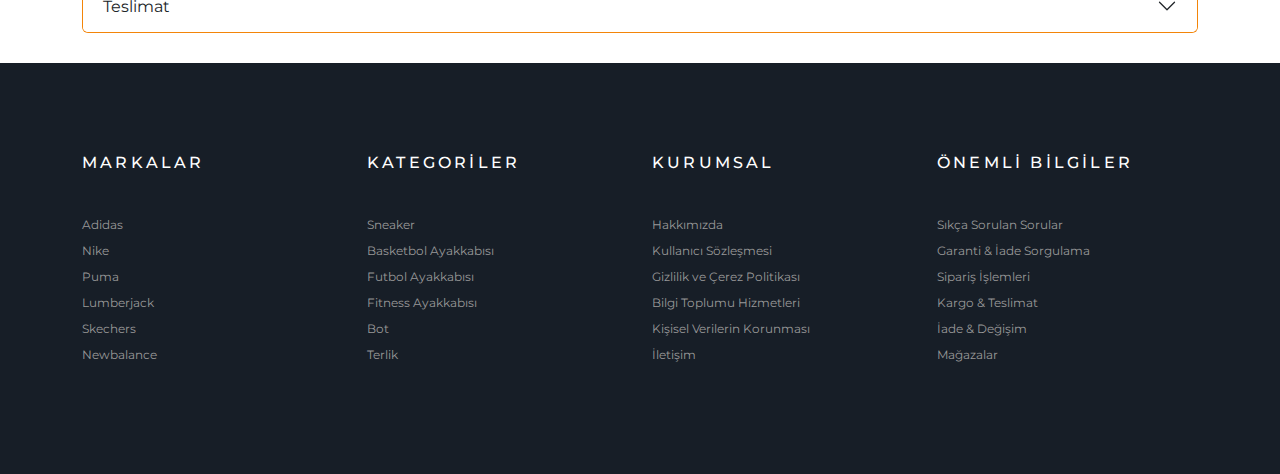
<file: product-detail.html>
<!doctype html>
<html lang="en">
<head>
    <meta charset="UTF-8">
    <meta name="viewport"
          content="width=device-width, user-scalable=no, initial-scale=1.0, maximum-scale=1.0, minimum-scale=1.0">
    <meta http-equiv="X-UA-Compatible" content="ie=edge">
    <title>Anasayfa</title>

    <link rel="stylesheet" href="assets/bootstrap/dist/css/bootstrap.min.css">

    <link rel="stylesheet" href="assets/fonts/font-awesome/css/font-awesome.min.css">
    <link rel="stylesheet" href="assets/fonts/bootstrap-icons/font/bootstrap-icons.min.css">

    <link rel="stylesheet" href="assets/css/animate.min.css">

    <link rel="stylesheet" href="assets/swiper/swiper-bundle.min.css">

    <link rel="stylesheet" href="assets/css/style.css">

    <link rel="preconnect" href="https://fonts.googleapis.com">
    <link rel="preconnect" href="https://fonts.gstatic.com" crossorigin>
    <link href="https://fonts.googleapis.com/css2?family=Montserrat:ital,wght@0,100..900;1,100..900&family=Playfair:ital,opsz,wght@0,5..1200,300..900;1,5..1200,300..900&display=swap"
          rel="stylesheet">
</head>
<body>

<div class="top-bar bg-black">
    <div class="container">
        <div class="login float-end ">
            <ul class="login-list">
                <li><a href="" class="text-white">GİRİŞ</a></li>
                <li><a href="" class="text-white">KAYIT</a></li>
                <li><a href="" class="text-white">SİPARİŞLERİM</a></li>
                <li><a href="" class="text-white">SEPETİM</a></li>
                <li class="dropdown user-basket position-relative">
                    <a href="javascript:void(0)" class="dropdown-toggle position-relative"
                       role="button"
                       data-bs-toggle="dropdown"
                       aria-expanded="false">
                        <i class="bi bi-cart zoom text-white fs-4"></i>
                        <span class="item-count bg-orange text-black">13</span>
                    </a>
                    <div class="dropdown-menu">
                        <div class="row overflow-custom">
                            <div class="col-12">
                                <div class="card border-0">
                                    <div class="row">
                                        <div class="col-4">
                                            <img src="assets/images/shopping.webp" alt=""
                                                 class="img-fluid rounded-start">
                                        </div>
                                        <div class="col-8">
                                            <div class="card-body">
                                                <h5 class="card-title">Ürün Başlığı</h5>
                                                <p class="card-text">Fiyat: 10 TL</p>
                                                <p class="card-text">Adet: 1</p>
                                            </div>
                                        </div>
                                    </div>
                                </div>
                            </div>

                            <div class="col-12">
                                <hr class="my-4">
                            </div>


                            <div class="col-12">
                                <div class="card border-0">
                                    <div class="row">
                                        <div class="col-4">
                                            <img src="assets/images/shopping.webp" alt=""
                                                 class="img-fluid rounded-start">
                                        </div>
                                        <div class="col-8">
                                            <div class="card-body">
                                                <h5 class="card-title">Ürün Başlığı</h5>
                                                <p class="card-text">Fiyat: 10 TL</p>
                                                <p class="card-text">Adet: 1</p>
                                            </div>
                                        </div>
                                    </div>
                                </div>
                            </div>

                            <div class="col-12">
                                <hr class="my-4">
                            </div>


                            <div class="col-12">
                                <div class="card border-0">
                                    <div class="row">
                                        <div class="col-4">
                                            <img src="assets/images/shopping.webp" alt=""
                                                 class="img-fluid rounded-start">
                                        </div>
                                        <div class="col-8">
                                            <div class="card-body">
                                                <h5 class="card-title">Ürün Başlığı</h5>
                                                <p class="card-text">Fiyat: 10 TL</p>
                                                <p class="card-text">Adet: 1</p>
                                            </div>
                                        </div>
                                    </div>
                                </div>
                            </div>

                            <div class="col-12">
                                <hr class="my-4">
                            </div>
                        </div>
                        <div class="row total-price">
                            <div class="col-12">
                                <hr class="my-4">
                            </div>

                            <div class="col-12">
                                <h5 class="text-center">
                                    <span>Toplam:</span>
                                    <span>250.00 TL</span>
                                </h5>
                            </div>

                            <div class="col-12 basket-buttons">
                                <div class="row">
                                    <div class="col-6">
                                        <a href="" class="btn btn-outline-warning w-100">Sepet</a>
                                    </div>

                                    <div class="col-6">
                                        <a href="" class="btn btn-outline-success w-100">Ödeme</a>
                                    </div>
                                </div>
                            </div>
                        </div>
                    </div>
                </li>
            </ul>
        </div>
    </div>
</div>

<header>
    <nav class="navbar navbar-expand-lg">
        <div class="container">
            <a class="navbar-brand" href="#">
                <img src="assets/images/logo.png" alt="Logo" class="logo">
            </a>
            <button class="navbar-toggler" type="button" data-bs-toggle="collapse"
                    data-bs-target="#navbarSupportedContent" aria-controls="navbarSupportedContent"
                    aria-expanded="false" aria-label="Toggle navigation">
                <span class="navbar-toggler-icon"></span>
            </button>
            <div class="collapse navbar-collapse" id="navbarSupportedContent">
                <ul class="navbar-nav mx-auto mb-2 mb-lg-0">
                    <li class="nav-item active dropdown">
                        <a class="nav-link active dropdown-toggle" aria-current="page" href="javascript:void(0)"
                           data-bs-toggle="dropdown"
                           role="button">
                            MARKALAR
                        </a>
                        <div class="dropdown-menu">
                            <div class="row">
                                <div class="col-md-9 nav-brands">
                                    <h4 class="mb-4">Tüm Markalar</h4>
                                    <div class="row">
                                        <div class="col navbar-column">
                                            <a href="product-list.html" class="dropdown-link">Adidas</a>
                                            <a href="#" class="dropdown-link">Nike</a>
                                            <a href="#" class="dropdown-link">Puma</a>
                                            <a href="#" class="dropdown-link">Skechers</a>
                                            <a href="#" class="dropdown-link">Lotto</a>
                                            <a href="#" class="dropdown-link">Huf</a>
                                            <a href="#" class="dropdown-link">Reebok</a>
                                            <a href="#" class="dropdown-link">Parafina</a>
                                            <a href="#" class="dropdown-link">Salomon</a>
                                        </div>
                                        <div class="col navbar-column">
                                            <a href="#" class="dropdown-link">Rains</a>
                                            <a href="#" class="dropdown-link">United 4</a>
                                            <a href="#" class="dropdown-link">Vans</a>
                                            <a href="#" class="dropdown-link">Veja</a>
                                            <a href="#" class="dropdown-link">Market</a>
                                            <a href="#" class="dropdown-link">Nautica</a>
                                            <a href="#" class="dropdown-link">Element</a>
                                            <a href="#" class="dropdown-link">Etnies</a>
                                            <a href="#" class="dropdown-link">Funko</a>
                                        </div>
                                        <div class="col navbar-column">
                                            <a href="#" class="dropdown-link">Columbia</a>
                                            <a href="#" class="dropdown-link">Brekenstock</a>
                                            <a href="#" class="dropdown-link">Casio</a>
                                            <a href="#" class="dropdown-link">Converse</a>
                                            <a href="#" class="dropdown-link">Crocs</a>
                                            <a href="#" class="dropdown-link">Jordan</a>
                                            <a href="#" class="dropdown-link">Primitive</a>
                                            <a href="#" class="dropdown-link">Timberland</a>
                                            <a href="#" class="dropdown-link">XD Design</a>
                                        </div>
                                        <div class="col navbar-column">
                                            <a href="#" class="dropdown-link">Columbia</a>
                                            <a href="#" class="dropdown-link">Brekenstock</a>
                                            <a href="#" class="dropdown-link">Casio</a>
                                            <a href="#" class="dropdown-link">Converse</a>
                                            <a href="#" class="dropdown-link">Crocs</a>
                                            <a href="#" class="dropdown-link">Jordan</a>
                                            <a href="#" class="dropdown-link">Primitive</a>
                                            <a href="#" class="dropdown-link">Timberland</a>
                                            <a href="#" class="dropdown-link">Tüm Markalar</a>
                                        </div>
                                    </div>
                                </div>
                                <div class="col-md-3">
                                    <h4 class="mb-4">Tredler</h4>
                                    <div class="row">
                                        <div class="col">
                                            <div class="nav-brand-swiper swiper-container">
                                                <div class="swiper-wrapper">
                                                    <div class="swiper-slide">
                                                        <a href="">
                                                            <img src="assets/images/product2.webp" class="img-fluid"
                                                                 alt="">
                                                        </a>
                                                    </div>
                                                    <div class="swiper-slide">
                                                        <a href="">
                                                            <img src="assets/images/product3.jpeg" class="img-fluid"
                                                                 alt="">
                                                        </a>
                                                    </div>
                                                    <div class="swiper-slide">
                                                        <a href="">
                                                            <img src="assets/images/product4.jpeg" class="img-fluid"
                                                                 alt="">
                                                        </a>
                                                    </div>

                                                </div>
                                            </div>

                                        </div>
                                    </div>
                                </div>
                            </div>
                        </div>

                    </li>
                    <li class="nav-item">
                        <a class="nav-link" href="#">KADIN</a>
                    </li>
                    <li class="nav-item">
                        <a class="nav-link" href="#">MARKALAR</a>
                    </li>
                    <li class="nav-item">
                        <a class="nav-link" href="#">ÇOCUK</a>
                    </li>
                    <li class="nav-item">
                        <a class="nav-link" href="#">YENİ</a>
                    </li>
                    <li class="nav-item">
                        <a class="nav-link" href="#">İNDİRİMLER</a>
                    </li>

                    <!--                    <li class="nav-item dropdown">-->
                    <!--                        <a class="nav-link dropdown-toggle" href="#" role="button" data-bs-toggle="dropdown" aria-expanded="false">-->
                    <!--                            Dropdown-->
                    <!--                        </a>-->
                    <!--                        <ul class="dropdown-menu">-->
                    <!--                            <li><a class="dropdown-item" href="#">Action</a></li>-->
                    <!--                            <li><a class="dropdown-item" href="#">Another action</a></li>-->
                    <!--                            <li><hr class="dropdown-divider"></li>-->
                    <!--                            <li><a class="dropdown-item" href="#">Something else here</a></li>-->
                    <!--                        </ul>-->
                    <!--                    </li>-->

                </ul>
            </div>
            <div class="nav-right">
                <a href="javascript:void(0)" class="search-open">
                    <i class="bi bi-search zoom"></i>
                </a>
                <div class="search-inside bg-orange">
                    <i class="bi bi-x search-close"></i>
                    <div class="search-overlay"></div>
                    <div class="position-center-center">
                        <div class="search animate__animated animate__backInUp">
                            <form action="">
                                <input type="search" placeholder="Arama">
                                <button type="submit"><i class="bi bi-check-circle"></i></button>
                            </form>
                        </div>
                    </div>
                </div>
            </div>
        </div>
    </nav>
</header>

<main>
    <div class="container">
        <div class="row">
            <div class="col-md-5">
                <div class="product-image-wrapper position-relative">
                    <div class="swiper-container big-slider">
                        <div class="swiper-wrapper">
                            <div class="swiper-slide big-image">
                                <div class="swiper-zoom-container">
                                    <img src="assets/images/product1.jpeg"/>
                                </div>
                            </div>
                            <div class="swiper-slide big-image">
                                <div class="swiper-zoom-container">
                                    <img src="assets/images/product2.webp"/>
                                </div>
                            </div>
                            <div class="swiper-slide big-image">
                                <div class="swiper-zoom-container">
                                    <img src="assets/images/product3.jpeg"/>
                                </div>
                            </div>
                            <div class="swiper-slide big-image">
                                <div class="swiper-zoom-container">
                                    <img src="assets/images/product4.jpeg"/>
                                </div>
                            </div>
                            <div class="swiper-slide big-image">
                                <div class="swiper-zoom-container">
                                    <img src="assets/images/product5.jpeg"/>
                                </div>
                            </div>
                            <div class="swiper-slide big-image">
                                <div class="swiper-zoom-container">
                                    <img src="assets/images/product6.jpeg"/>
                                </div>
                            </div>
                        </div>

                        <!-- If we need navigation buttons -->
                        <div class="swiper-button-prev"></div>
                        <div class="swiper-button-next"></div>
                    </div>
                    <div thumbsSlider="" class="swiper-container thumb-sliders swiper-thumbs">
                        <div class="swiper-wrapper">
                            <div class="swiper-slide ">
                                <img class="thumb-image" src="assets/images/product1.jpeg"/>
                            </div>
                            <div class="swiper-slide ">
                                <img class="thumb-image" src="assets/images/product2.webp"/>
                            </div>
                            <div class="swiper-slide ">
                                <img class="thumb-image" src="assets/images/product3.jpeg"/>
                            </div>
                            <div class="swiper-slide ">
                                <img class="thumb-image" src="assets/images/product4.jpeg"/>
                            </div>
                            <div class="swiper-slide ">
                                <img class="thumb-image" src="assets/images/product5.jpeg"/>
                            </div>
                            <div class="swiper-slide ">
                                <img class="thumb-image" src="assets/images/product6.jpeg"/>
                            </div>
                        </div>
                        <div class="thumb-sliders-buttons text-center">
                            <span class="thumb-prev me-4">
                                <i class="bi bi-arrow-left"></i>
                            </span>
                            <span class="thumb-next">
                                <i class="bi bi-arrow-right"></i>
                            </span>
                        </div>

                    </div>
                </div>
            </div>
            <div class="col-md-7 product-detail position-relative">
                <h4 class="fw-bold-600">Niteball</h4>
                <div class="price text-orange fw-bold-600">199,90 TL</div>
                <hr class="mt-5">
                <h6>Unisex Sneaker</h6>
                <hr>
                <h6>Adidas</h6>
                <hr>
                <p class="product-short-description font-playfair">
                    Lorem ipsum dolor sit amet, consectetur adipisicing elit. Adipisci eius excepturi in odio possimus
                    quisquam repellendus tempora. Consectetur debitis deserunt dolorum eveniet hic incidunt inventore nemo,
                    non nulla quaerat voluptas.
                </p>
                <div class="shopping">
                    <div class="row">
                        <div class="col-md-1 text-center">
                            <i class="bi bi-heart text-orange"></i>
                        </div>
                        <div class="col-md-5">
                            <div class="piece-wrapper">
                                <div class="input-group">
                                    <span class="piece-decrease"> - </span>
                                    <input type="text" class="piece" value="0" disabled>
                                    <span class="piece-increase"> + </span>
                                </div>
                            </div>
                        </div>

                        <div class="col-md-5">
                            <div class="input-group">
                                <select id="footSize" class="form-control text-center">
                                    <option disabled selected>Beden</option>
                                    <option value="36">36</option>
                                    <option value="37">37</option>
                                    <option value="38">38</option>
                                    <option value="39">39</option>
                                    <option value="40">40</option>
                                    <option value="41">41</option>
                                    <option value="42">42</option>
                                    <option value="43">43</option>
                                    <option value="44">44</option>
                                    <option value="45">45</option>
                                    <option value="46">46</option>
                                </select>
                            </div>
                        </div>

                        <hr class="my-3">
                        <div class="col-md-12">
                            <a href="" class="btn bg-orange add-to-card w-100 text-white">Sepete Ekle</a>
                        </div>
                    </div>
                </div>
                <div class="discount-rate">
                    %20
                    <span>İndirim</span>
                </div>
            </div>

            <div class="col-md-12 mt-4">
                <div class="accordion" id="accordionExample">
                    <div class="accordion-item">
                        <h2 class="accordion-header">
                            <button class="accordion-button" type="button" data-bs-toggle="collapse" data-bs-target="#collapseOne" aria-expanded="true" aria-controls="collapseOne">
                                Ürün Hakkında
                            </button>
                        </h2>
                        <div id="collapseOne" class="accordion-collapse collapse show" data-bs-parent="#accordionExample">
                            <div class="accordion-body">
                                <h6>Lorem ipsum dolor sit.</h6>
                                <p>Lorem ipsum dolor sit amet, consectetur adipisicing elit. Adipisci beatae nam sit.
                                    Accusamus
                                    ipsum minima minus repudiandae. Earum et ipsum maiores reiciendis repudiandae
                                    tempora, vel!
                                    Adipisci architecto commodi dolores error est fugiat minima numquam odit,
                                    repudiandae saepe
                                    tenetur, voluptate. Ab accusamus commodi consectetur culpa dicta ex fugiat, laborum
                                    minima
                                    pariatur quia rerum similique. A aliquam, assumenda aut corporis distinctio
                                    doloremque ea et
                                    expedita in incidunt ipsum iure laboriosam, minus nostrum quis reiciendis sunt ut
                                    veniam
                                    veritatis voluptas? Expedita harum inventore laborum praesentium. Ab delectus,
                                    dignissimos ex
                                    excepturi expedita laudantium minima omnis repudiandae rerum sed. Adipisci eos
                                    laborum molestiae
                                    neque voluptates.</p>
                                <hr>
                                <strong>Lorem ipsum.</strong>
                                <hr>
                                <p>Lorem ipsum dolor sit amet, consectetur adipisicing elit. Aut corporis debitis
                                    dignissimos
                                    exercitationem illo iste modi necessitatibus officia, officiis quia ratione velit.
                                    Adipisci at
                                    dolor explicabo quasi, sit tempora voluptatibus. Ab animi at consequuntur earum
                                    inventore iste
                                    temporibus ut velit. Enim facere iste laboriosam maiores minima natus nobis placeat
                                    quae quas
                                    quidem rem repellat repudiandae similique sit, totam ut voluptatibus. Cupiditate
                                    debitis
                                    delectus distinctio doloribus ducimus ea earum expedita ipsa omnis repellat.
                                    Blanditiis dolorum
                                    earum exercitationem incidunt voluptas? Aliquid delectus deleniti doloribus earum
                                    est, facilis
                                    fuga in inventore, ipsum maxime minima minus nesciunt optio perspiciatis quo quod
                                    soluta veniam
                                    voluptatum. Accusamus, animi aspernatur beatae commodi cupiditate doloremque eaque
                                    enim esse
                                    eveniet hic impedit iste iure modi mollitia neque non pariatur perspiciatis sint
                                    tempore, veniam
                                    veritatis vero vitae voluptas voluptates voluptatibus. Deserunt facere numquam
                                    obcaecati omnis
                                    quaerat quasi tenetur. Adipisci autem dolor doloremque exercitationem id natus quae
                                    quis
                                    repellendus sapiente. A ad adipisci atque aut consectetur consequatur culpa
                                    cupiditate dolore
                                    dolorem doloremque dolores eligendi et exercitationem explicabo facilis fugit illo
                                    in, ipsa
                                    libero nisi non nostrum obcaecati perferendis porro possimus provident quas
                                    quisquam, rem sequi
                                    voluptates! Deleniti dolor eaque esse, excepturi explicabo odio tempora tempore.
                                    Blanditiis
                                    cumque, deleniti deserunt, dolore dolorum facilis labore officia perferendis, rem
                                    sunt vitae
                                    voluptatem voluptatibus! Adipisci atque debitis distinctio dolorem eum eveniet nemo
                                    officiis
                                    pariatur placeat, quidem quisquam, tempore voluptas voluptates! Alias aliquam
                                    consequatur cum
                                    explicabo fuga iure, molestiae mollitia, nihil nulla numquam obcaecati rem saepe
                                    sapiente
                                    similique, veritatis. Aliquam animi culpa dolore earum harum illum ipsam ipsum modi,
                                    mollitia
                                    nisi nobis perspiciatis quasi sed sunt ut! Commodi eum harum modi non odit, officia
                                    optio quidem
                                    repudiandae similique suscipit. Alias amet, animi delectus dicta et excepturi fugit
                                    inventore
                                    laboriosam perspiciatis ratione saepe sequi tempore voluptate voluptatem voluptates.
                                    Amet
                                    consequuntur error exercitationem id, illum mollitia nobis voluptas?</p>
                            </div>
                        </div>
                    </div>
                    <div class="accordion-item">
                        <h2 class="accordion-header">
                            <button class="accordion-button collapsed" type="button" data-bs-toggle="collapse" data-bs-target="#collapseTwo" aria-expanded="false" aria-controls="collapseTwo">
                                Teslimat
                            </button>
                        </h2>
                        <div id="collapseTwo" class="accordion-collapse collapse" data-bs-parent="#accordionExample">
                            <div class="accordion-body">
                                Lorem ipsum dolor sit amet, consectetur adipisicing elit. Aliquid aspernatur atque
                                consequuntur dicta, distinctio doloremque ducimus est harum illo in itaque iure magnam
                                mollitia, odio odit officiis quam quasi qui recusandae rem saepe sit ut! Ab accusantium
                                alias architecto asperiores aut corporis error est eveniet fugiat id mollitia nam
                                necessitatibus nisi nulla officiis pariatur quae quaerat quam quia quibusdam, quos rerum
                                sed soluta temporibus totam! Dolores eaque eos facilis inventore laboriosam nam nobis
                                perferendis, porro provident reprehenderit saepe veritatis. Consequatur cupiditate
                                debitis dolorum nisi, provident quae recusandae totam unde velit vitae! Amet animi autem
                                consectetur consequuntur cupiditate deserunt libero, molestiae molestias nihil officiis
                                porro quo, sapiente totam voluptates voluptatibus! Alias atque delectus eaque esse
                                facilis, ipsam minus recusandae tenetur velit! Expedita iste laudantium omnis quis
                                rerum? Eligendi laudantium molestias neque obcaecati officiis quis! Asperiores at aut
                                deleniti dolorem fuga neque perferendis quod sed sit ullam. Accusamus accusantium alias
                                atque blanditiis dolore doloribus dolorum fugiat illo illum inventore laborum nesciunt,
                                nostrum odio optio pariatur, possimus qui reiciendis tempora tenetur veniam, voluptate
                                voluptatibus voluptatum. Cum debitis doloremque, dolores eligendi esse facere inventore
                                iure libero maxime non omnis provident quaerat, quibusdam ratione repudiandae sint
                                tempore. Ab ad est impedit magnam quidem repudiandae vero?
                            </div>
                        </div>
                    </div>
                </div>
            </div>
        </div>

    </div>
</main>

<footer class="position-relative">
    <div class="container">
        <div class="row">
            <div class="col-md-3">
                <h6 class="text-white">MARKALAR</h6>
                <ul class="link">
                    <li><a href="#.">Adidas</a></li>
                    <li><a href="#.">Nike</a></li>
                    <li><a href="#.">Puma</a></li>
                    <li><a href="#.">Lumberjack</a></li>
                    <li><a href="#.">Skechers</a></li>
                    <li><a href="#.">Newbalance</a></li>
                </ul>
            </div>
            <div class="col-md-3">
                <h6 class="text-white">KATEGORİLER</h6>
                <ul class="link">
                    <li><a href="#.">Sneaker</a></li>
                    <li><a href="#.">Basketbol Ayakkabısı</a></li>
                    <li><a href="#.">Futbol Ayakkabısı</a></li>
                    <li><a href="#.">Fitness Ayakkabısı</a></li>
                    <li><a href="#.">Bot</a></li>
                    <li><a href="#.">Terlik</a></li>
                </ul>
            </div>
            <div class="col-md-3">
                <h6 class="text-white">KURUMSAL</h6>
                <ul class="link">
                    <li><a href="#.">Hakkımızda</a></li>
                    <li><a href="#.">Kullanıcı Sözleşmesi</a></li>
                    <li><a href="#.">Gizlilik ve Çerez Politikası</a></li>
                    <li><a href="#.">Bilgi Toplumu Hizmetleri</a></li>
                    <li><a href="#.">Kişisel Verilerin Korunması</a></li>
                    <li><a href="#.">İletişim</a></li>
                </ul>
            </div>
            <div class="col-md-3">
                <h6 class="text-white">ÖNEMLİ BİLGİLER</h6>
                <ul class="link">
                    <li><a href="#.">Sıkça Sorulan Sorular</a></li>
                    <li><a href="#.">Garanti & İade Sorgulama</a></li>
                    <li><a href="#.">Sipariş İşlemleri</a></li>
                    <li><a href="#.">Kargo & Teslimat</a></li>
                    <li><a href="#.">İade & Değişim</a></li>
                    <li><a href="#.">Mağazalar</a></li>
                </ul>
            </div>
        </div>
    </div>
</footer>


<script src="assets/bootstrap/dist/js/bootstrap.bundle.min.js"></script>
<script src="assets/js/jquery/dist/jquery.min.js"></script>
<script src="assets/swiper/swiper-bundle.min.js"></script>
<script src="assets/js/main.js"></script>
<script src="assets/js/product-detail.js"></script>
</body>
</html>
</file>
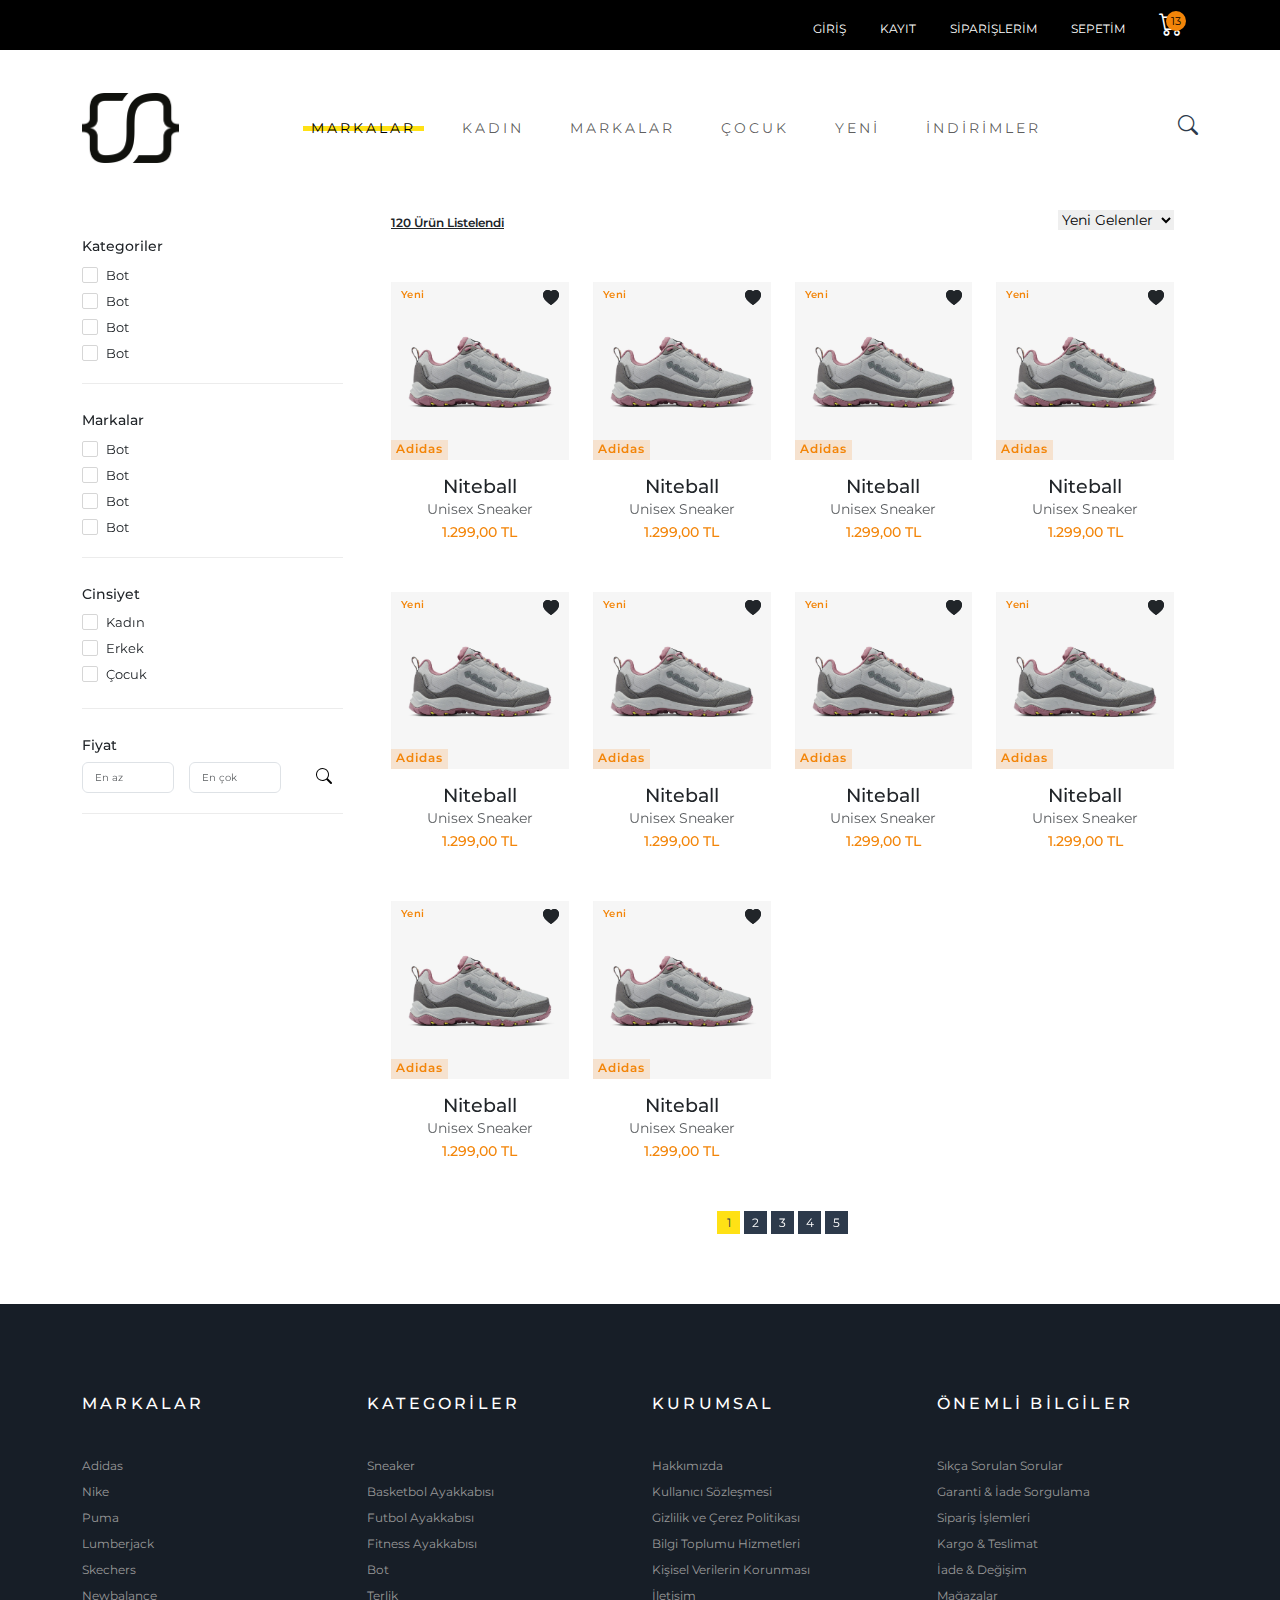
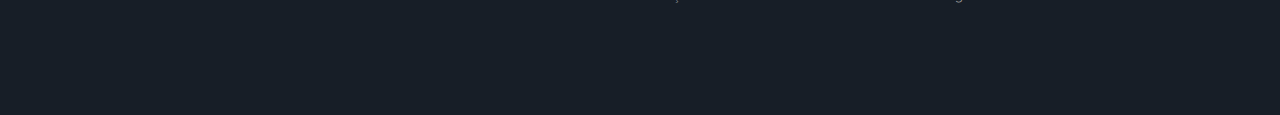
<file: product-list.html>
<!doctype html>
<html lang="en">
<head>
    <meta charset="UTF-8">
    <meta name="viewport"
          content="width=device-width, user-scalable=no, initial-scale=1.0, maximum-scale=1.0, minimum-scale=1.0">
    <meta http-equiv="X-UA-Compatible" content="ie=edge">
    <title>Anasayfa</title>

    <link rel="stylesheet" href="assets/bootstrap/dist/css/bootstrap.min.css">

    <link rel="stylesheet" href="assets/fonts/font-awesome/css/font-awesome.min.css">
    <link rel="stylesheet" href="assets/fonts/bootstrap-icons/font/bootstrap-icons.min.css">

    <link rel="stylesheet" href="assets/css/animate.min.css">

    <link rel="stylesheet" href="assets/swiper/swiper-bundle.min.css">

    <link rel="stylesheet" href="assets/css/style.css">

    <link rel="preconnect" href="https://fonts.googleapis.com">
    <link rel="preconnect" href="https://fonts.gstatic.com" crossorigin>
    <link href="https://fonts.googleapis.com/css2?family=Montserrat:ital,wght@0,100..900;1,100..900&family=Playfair:ital,opsz,wght@0,5..1200,300..900;1,5..1200,300..900&display=swap" rel="stylesheet">
</head>
<body>

<div class="top-bar bg-black">
    <div class="container">
        <div class="login float-end ">
            <ul class="login-list">
                <li><a href="" class="text-white">GİRİŞ</a></li>
                <li><a href="" class="text-white">KAYIT</a></li>
                <li><a href="" class="text-white">SİPARİŞLERİM</a></li>
                <li><a href="" class="text-white">SEPETİM</a></li>
                <li class="dropdown user-basket position-relative">
                    <a href="javascript:void(0)" class="dropdown-toggle position-relative"
                       role="button"
                       data-bs-toggle="dropdown"
                       aria-expanded="false">
                        <i class="bi bi-cart zoom text-white fs-4"></i>
                        <span class="item-count bg-orange text-black">13</span>
                    </a>
                    <div class="dropdown-menu">
                        <div class="row overflow-custom">
                            <div class="col-12">
                                <div class="card border-0">
                                    <div class="row">
                                        <div class="col-4">
                                            <img src="assets/images/shopping.webp" alt="" class="img-fluid rounded-start">
                                        </div>
                                        <div class="col-8">
                                            <div class="card-body">
                                                <h5 class="card-title">Ürün Başlığı</h5>
                                                <p class="card-text">Fiyat: 10 TL</p>
                                                <p class="card-text">Adet: 1</p>
                                            </div>
                                        </div>
                                    </div>
                                </div>
                            </div>

                            <div class="col-12">
                                <hr class="my-4">
                            </div>


                            <div class="col-12">
                                <div class="card border-0">
                                    <div class="row">
                                        <div class="col-4">
                                            <img src="assets/images/shopping.webp" alt="" class="img-fluid rounded-start">
                                        </div>
                                        <div class="col-8">
                                            <div class="card-body">
                                                <h5 class="card-title">Ürün Başlığı</h5>
                                                <p class="card-text">Fiyat: 10 TL</p>
                                                <p class="card-text">Adet: 1</p>
                                            </div>
                                        </div>
                                    </div>
                                </div>
                            </div>

                            <div class="col-12">
                                <hr class="my-4">
                            </div>


                            <div class="col-12">
                                <div class="card border-0">
                                    <div class="row">
                                        <div class="col-4">
                                            <img src="assets/images/shopping.webp" alt="" class="img-fluid rounded-start">
                                        </div>
                                        <div class="col-8">
                                            <div class="card-body">
                                                <h5 class="card-title">Ürün Başlığı</h5>
                                                <p class="card-text">Fiyat: 10 TL</p>
                                                <p class="card-text">Adet: 1</p>
                                            </div>
                                        </div>
                                    </div>
                                </div>
                            </div>

                            <div class="col-12">
                                <hr class="my-4">
                            </div>
                        </div>
                        <div class="row total-price">
                            <div class="col-12">
                                <hr class="my-4">
                            </div>

                            <div class="col-12">
                                <h5 class="text-center">
                                    <span>Toplam:</span>
                                    <span>250.00 TL</span>
                                </h5>
                            </div>

                            <div class="col-12 basket-buttons">
                                <div class="row">
                                    <div class="col-6">
                                        <a href="" class="btn btn-outline-warning w-100">Sepet</a>
                                    </div>

                                    <div class="col-6">
                                        <a href="" class="btn btn-outline-success w-100">Ödeme</a>
                                    </div>
                                </div>
                            </div>
                        </div>
                    </div>
                </li>
            </ul>
        </div>
    </div>
</div>

<header>
    <nav class="navbar navbar-expand-lg">
        <div class="container">
            <a class="navbar-brand" href="#">
                <img src="assets/images/logo.png" alt="Logo" class="logo">
            </a>
            <button class="navbar-toggler" type="button" data-bs-toggle="collapse" data-bs-target="#navbarSupportedContent" aria-controls="navbarSupportedContent" aria-expanded="false" aria-label="Toggle navigation">
                <span class="navbar-toggler-icon"></span>
            </button>
            <div class="collapse navbar-collapse" id="navbarSupportedContent">
                <ul class="navbar-nav mx-auto mb-2 mb-lg-0">
                    <li class="nav-item active dropdown">
                        <a class="nav-link active dropdown-toggle" aria-current="page" href="javascript:void(0)"
                            data-bs-toggle="dropdown"
                            role="button">
                            MARKALAR
                        </a>
                        <div class="dropdown-menu">
                            <div class="row">
                                <div class="col-md-9 nav-brands">
                                    <h4 class="mb-4">Tüm Markalar</h4>
                                    <div class="row">
                                        <div class="col navbar-column">
                                            <a href="product-list.html" class="dropdown-link">Adidas</a>
                                            <a href="#" class="dropdown-link">Nike</a>
                                            <a href="#" class="dropdown-link">Puma</a>
                                            <a href="#" class="dropdown-link">Skechers</a>
                                            <a href="#" class="dropdown-link">Lotto</a>
                                            <a href="#" class="dropdown-link">Huf</a>
                                            <a href="#" class="dropdown-link">Reebok</a>
                                            <a href="#" class="dropdown-link">Parafina</a>
                                            <a href="#" class="dropdown-link">Salomon</a>
                                        </div>
                                        <div class="col navbar-column">
                                            <a href="#" class="dropdown-link">Rains</a>
                                            <a href="#" class="dropdown-link">United 4</a>
                                            <a href="#" class="dropdown-link">Vans</a>
                                            <a href="#" class="dropdown-link">Veja</a>
                                            <a href="#" class="dropdown-link">Market</a>
                                            <a href="#" class="dropdown-link">Nautica</a>
                                            <a href="#" class="dropdown-link">Element</a>
                                            <a href="#" class="dropdown-link">Etnies</a>
                                            <a href="#" class="dropdown-link">Funko</a>
                                        </div>
                                        <div class="col navbar-column">
                                            <a href="#" class="dropdown-link">Columbia</a>
                                            <a href="#" class="dropdown-link">Brekenstock</a>
                                            <a href="#" class="dropdown-link">Casio</a>
                                            <a href="#" class="dropdown-link">Converse</a>
                                            <a href="#" class="dropdown-link">Crocs</a>
                                            <a href="#" class="dropdown-link">Jordan</a>
                                            <a href="#" class="dropdown-link">Primitive</a>
                                            <a href="#" class="dropdown-link">Timberland</a>
                                            <a href="#" class="dropdown-link">XD Design</a>
                                        </div>
                                        <div class="col navbar-column">
                                            <a href="#" class="dropdown-link">Columbia</a>
                                            <a href="#" class="dropdown-link">Brekenstock</a>
                                            <a href="#" class="dropdown-link">Casio</a>
                                            <a href="#" class="dropdown-link">Converse</a>
                                            <a href="#" class="dropdown-link">Crocs</a>
                                            <a href="#" class="dropdown-link">Jordan</a>
                                            <a href="#" class="dropdown-link">Primitive</a>
                                            <a href="#" class="dropdown-link">Timberland</a>
                                            <a href="#" class="dropdown-link">Tüm Markalar</a>
                                        </div>
                                    </div>
                                </div>
                                <div class="col-md-3">
                                    <h4 class="mb-4">Tredler</h4>
                                    <div class="row">
                                        <div class="col">
                                            <div class="nav-brand-swiper swiper-container">
                                                <div class="swiper-wrapper">
                                                    <div class="swiper-slide">
                                                        <a href="">
                                                            <img src="assets/images/product2.webp" class="img-fluid" alt="">
                                                        </a>
                                                    </div>
                                                    <div class="swiper-slide">
                                                        <a href="">
                                                            <img src="assets/images/product3.jpeg" class="img-fluid" alt="">
                                                        </a>
                                                    </div>
                                                    <div class="swiper-slide">
                                                        <a href="">
                                                            <img src="assets/images/product4.jpeg" class="img-fluid" alt="">
                                                        </a>
                                                    </div>

                                                </div>
                                            </div>

                                        </div>
                                    </div>
                                </div>
                            </div>
                        </div>

                    </li>
                    <li class="nav-item">
                        <a class="nav-link"  href="#">KADIN</a>
                    </li>
                    <li class="nav-item">
                        <a class="nav-link" href="#">MARKALAR</a>
                    </li>
                    <li class="nav-item">
                        <a class="nav-link" href="#">ÇOCUK</a>
                    </li>
                    <li class="nav-item">
                        <a class="nav-link" href="#">YENİ</a>
                    </li>
                    <li class="nav-item">
                        <a class="nav-link" href="#">İNDİRİMLER</a>
                    </li>

<!--                    <li class="nav-item dropdown">-->
<!--                        <a class="nav-link dropdown-toggle" href="#" role="button" data-bs-toggle="dropdown" aria-expanded="false">-->
<!--                            Dropdown-->
<!--                        </a>-->
<!--                        <ul class="dropdown-menu">-->
<!--                            <li><a class="dropdown-item" href="#">Action</a></li>-->
<!--                            <li><a class="dropdown-item" href="#">Another action</a></li>-->
<!--                            <li><hr class="dropdown-divider"></li>-->
<!--                            <li><a class="dropdown-item" href="#">Something else here</a></li>-->
<!--                        </ul>-->
<!--                    </li>-->
                    
                </ul>
            </div>
            <div class="nav-right">
                <a href="javascript:void(0)" class="search-open">
                    <i class="bi bi-search zoom"></i>
                </a>
                <div class="search-inside bg-orange">
                    <i class="bi bi-x search-close"></i>
                    <div class="search-overlay"></div>
                    <div class="position-center-center">
                        <div class="search animate__animated animate__backInUp">
                            <form action="">
                                <input type="search" placeholder="Arama">
                                <button type="submit"><i class="bi bi-check-circle"></i></button>
                            </form>
                        </div>
                    </div>
                </div>
            </div>
        </div>
    </nav>
</header>

<main>
    <div class="container">
        <form action="">
            <div class="row">
                <div class="col-md-3">
                    <div class="row position-relative">
                        <div class="col-12 product-filter">
                            <div class="filter-item-wrapper mt-2">
                                <h3 class="filter-title">Kategoriler</h3>
                                <div class="filter-detail">
                                    <div class="form-check filter-item">
                                        <input type="checkbox" class="form-check-input" value="" id="f1">
                                        <label for="f1">Bot</label>
                                    </div>
                                    <div class="form-check filter-item">
                                        <input type="checkbox" class="form-check-input" value="" id="f1">
                                        <label for="f1">Bot</label>
                                    </div>
                                    <div class="form-check filter-item">
                                        <input type="checkbox" class="form-check-input" value="" id="f1">
                                        <label for="f1">Bot</label>
                                    </div>
                                    <div class="form-check filter-item">
                                        <input type="checkbox" class="form-check-input" value="" id="f1">
                                        <label for="f1">Bot</label>
                                    </div>
                                    <div class="form-check filter-item">
                                        <input type="checkbox" class="form-check-input" value="" id="f1">
                                        <label for="f1">Bot</label>
                                    </div>
                                    <div class="form-check filter-item">
                                        <input type="checkbox" class="form-check-input" value="" id="f1">
                                        <label for="f1">Bot</label>
                                    </div>
                                    <div class="form-check filter-item">
                                        <input type="checkbox" class="form-check-input" value="" id="f1">
                                        <label for="f1">Bot</label>
                                    </div>
                                    <div class="form-check filter-item">
                                        <input type="checkbox" class="form-check-input" value="" id="f1">
                                        <label for="f1">Bot</label>
                                    </div>
                                    <div class="form-check filter-item">
                                        <input type="checkbox" class="form-check-input" value="" id="f1">
                                        <label for="f1">Bot</label>
                                    </div>
                                    <div class="form-check filter-item">
                                        <input type="checkbox" class="form-check-input" value="" id="f1">
                                        <label for="f1">Bot</label>
                                    </div>
                                </div>
                            </div>
                            <div class="filter-item-wrapper mt-2">
                                <h3 class="filter-title">Markalar</h3>
                                <div class="filter-detail">
                                    <div class="form-check filter-item">
                                        <input type="checkbox" class="form-check-input" value="" id="f1">
                                        <label for="f1">Bot</label>
                                    </div>
                                    <div class="form-check filter-item">
                                        <input type="checkbox" class="form-check-input" value="" id="f1">
                                        <label for="f1">Bot</label>
                                    </div>
                                    <div class="form-check filter-item">
                                        <input type="checkbox" class="form-check-input" value="" id="f1">
                                        <label for="f1">Bot</label>
                                    </div>
                                    <div class="form-check filter-item">
                                        <input type="checkbox" class="form-check-input" value="" id="f1">
                                        <label for="f1">Bot</label>
                                    </div>
                                    <div class="form-check filter-item">
                                        <input type="checkbox" class="form-check-input" value="" id="f1">
                                        <label for="f1">Bot</label>
                                    </div>
                                    <div class="form-check filter-item">
                                        <input type="checkbox" class="form-check-input" value="" id="f1">
                                        <label for="f1">Bot</label>
                                    </div>
                                    <div class="form-check filter-item">
                                        <input type="checkbox" class="form-check-input" value="" id="f1">
                                        <label for="f1">Bot</label>
                                    </div>
                                    <div class="form-check filter-item">
                                        <input type="checkbox" class="form-check-input" value="" id="f1">
                                        <label for="f1">Bot</label>
                                    </div>
                                    <div class="form-check filter-item">
                                        <input type="checkbox" class="form-check-input" value="" id="f1">
                                        <label for="f1">Bot</label>
                                    </div>
                                    <div class="form-check filter-item">
                                        <input type="checkbox" class="form-check-input" value="" id="f1">
                                        <label for="f1">Bot</label>
                                    </div>
                                </div>
                            </div>
                            <div class="filter-item-wrapper mt-2">
                                <h3 class="filter-title">Cinsiyet</h3>
                                <div class="filter-detail">
                                    <div class="form-check filter-item">
                                        <input type="checkbox" class="form-check-input" value="" id="f1">
                                        <label for="f1">Kadın</label>
                                    </div>
                                    <div class="form-check filter-item">
                                        <input type="checkbox" class="form-check-input" value="" id="f1">
                                        <label for="f1">Erkek</label>
                                    </div>
                                    <div class="form-check filter-item">
                                        <input type="checkbox" class="form-check-input" value="" id="f1">
                                        <label for="f1">Çocuk</label>
                                    </div>

                                </div>
                            </div>
                            <div class="filter-item-wrapper mt-2">
                                <h3 class="filter-title">Fiyat</h3>
                                <div class="filter-detail">
                                    <div class="filter-item">
                                        <div class="row filter-price">
                                            <div class="col">
                                                <input type="text" class="min-price form-control" placeholder="En az">
                                            </div>
                                            <div class="col">
                                                <input type="text" class="max-price form-control" placeholder="En çok">
                                            </div>
                                            <div class="col-3">
                                                <button type="submit">
                                                    <i class="bi bi-search"></i>
                                                </button>
                                            </div>
                                        </div>
                                    </div>
                                </div>
                            </div>
                        </div>
                    </div>
                </div>

                <div class="col-md-9">
                    <div class="row quick-filter px-4">
                       <div class="col-12 product-list-info">
                           <div class="row">
                               <div class="col">
                                   <span class="text-decoration-underline product-count fw-bold-600">120 Ürün Listelendi</span>
                               </div>
                               <div class="col">
                                   <select name="sort" id="sortSelect" class="sortby float-end">
                                       <option value="1">Yeni Gelenler</option>
                                       <option value="2">Artan Fiyat</option>
                                       <option value="3">Azalan Fiyat</option>
                                   </select>
                               </div>
                           </div>
                       </div>
                    </div>

                    <div class="row products mt-4 p-4">
                        <div class="col-md-3 wrapper-product position-relative mb-5">
                            <div class="product-image position-relative">
                                <a href="">
                                    <img src="assets/images/product4.jpeg" class="img-fluid" alt="Adidas">
                                </a>
                                <div class="product-overlay">
                                    <span class="product-tag text-orange fw-bold-600">Yeni</span>
                                    <span class="favorite"><i class="bi bi-heart"></i></span>
                                    <span class="un-favorite"><i class="bi bi-heart-fill"></i></span>
                                    <a href="" class="product-brand text-orange fw-bold-600">
                                        Adidas
                                    </a>
                                </div>
                            </div>
                            <div class="product-info text-center pt-3">
                                <h4 class="product-title">Niteball</h4>
                                <div class="text-muted product-description">
                                    Unisex Sneaker
                                </div>
                                <a href="" class="product-price text-orange">
                                    1.299,00 TL
                                </a>
                            </div>
                        </div>
                        <div class="col-md-3 wrapper-product position-relative mb-5">
                            <div class="product-image position-relative">
                                <a href="">
                                    <img src="assets/images/product4.jpeg" class="img-fluid" alt="Adidas">
                                </a>
                                <div class="product-overlay">
                                    <span class="product-tag text-orange fw-bold-600">Yeni</span>
                                    <span class="favorite"><i class="bi bi-heart"></i></span>
                                    <span class="un-favorite"><i class="bi bi-heart-fill"></i></span>
                                    <a href="" class="product-brand text-orange fw-bold-600">
                                        Adidas
                                    </a>
                                </div>
                            </div>
                            <div class="product-info text-center pt-3">
                                <h4 class="product-title">Niteball</h4>
                                <div class="text-muted product-description">
                                    Unisex Sneaker
                                </div>
                                <a href="" class="product-price text-orange">
                                    1.299,00 TL
                                </a>
                            </div>
                        </div>
                        <div class="col-md-3 wrapper-product position-relative mb-5">
                            <div class="product-image position-relative">
                                <a href="">
                                    <img src="assets/images/product4.jpeg" class="img-fluid" alt="Adidas">
                                </a>
                                <div class="product-overlay">
                                    <span class="product-tag text-orange fw-bold-600">Yeni</span>
                                    <span class="favorite"><i class="bi bi-heart"></i></span>
                                    <span class="un-favorite"><i class="bi bi-heart-fill"></i></span>
                                    <a href="" class="product-brand text-orange fw-bold-600">
                                        Adidas
                                    </a>
                                </div>
                            </div>
                            <div class="product-info text-center pt-3">
                                <h4 class="product-title">Niteball</h4>
                                <div class="text-muted product-description">
                                    Unisex Sneaker
                                </div>
                                <a href="" class="product-price text-orange">
                                    1.299,00 TL
                                </a>
                            </div>
                        </div>
                        <div class="col-md-3 wrapper-product position-relative mb-5">
                            <div class="product-image position-relative">
                                <a href="">
                                    <img src="assets/images/product4.jpeg" class="img-fluid" alt="Adidas">
                                </a>
                                <div class="product-overlay">
                                    <span class="product-tag text-orange fw-bold-600">Yeni</span>
                                    <span class="favorite"><i class="bi bi-heart"></i></span>
                                    <span class="un-favorite"><i class="bi bi-heart-fill"></i></span>
                                    <a href="" class="product-brand text-orange fw-bold-600">
                                        Adidas
                                    </a>
                                </div>
                            </div>
                            <div class="product-info text-center pt-3">
                                <h4 class="product-title">Niteball</h4>
                                <div class="text-muted product-description">
                                    Unisex Sneaker
                                </div>
                                <a href="" class="product-price text-orange">
                                    1.299,00 TL
                                </a>
                            </div>
                        </div>
                        <div class="col-md-3 wrapper-product position-relative mb-5">
                            <div class="product-image position-relative">
                                <a href="">
                                    <img src="assets/images/product4.jpeg" class="img-fluid" alt="Adidas">
                                </a>
                                <div class="product-overlay">
                                    <span class="product-tag text-orange fw-bold-600">Yeni</span>
                                    <span class="favorite"><i class="bi bi-heart"></i></span>
                                    <span class="un-favorite"><i class="bi bi-heart-fill"></i></span>
                                    <a href="" class="product-brand text-orange fw-bold-600">
                                        Adidas
                                    </a>
                                </div>
                            </div>
                            <div class="product-info text-center pt-3">
                                <h4 class="product-title">Niteball</h4>
                                <div class="text-muted product-description">
                                    Unisex Sneaker
                                </div>
                                <a href="" class="product-price text-orange">
                                    1.299,00 TL
                                </a>
                            </div>
                        </div>
                        <div class="col-md-3 wrapper-product position-relative mb-5">
                            <div class="product-image position-relative">
                                <a href="">
                                    <img src="assets/images/product4.jpeg" class="img-fluid" alt="Adidas">
                                </a>
                                <div class="product-overlay">
                                    <span class="product-tag text-orange fw-bold-600">Yeni</span>
                                    <span class="favorite"><i class="bi bi-heart"></i></span>
                                    <span class="un-favorite"><i class="bi bi-heart-fill"></i></span>
                                    <a href="" class="product-brand text-orange fw-bold-600">
                                        Adidas
                                    </a>
                                </div>
                            </div>
                            <div class="product-info text-center pt-3">
                                <h4 class="product-title">Niteball</h4>
                                <div class="text-muted product-description">
                                    Unisex Sneaker
                                </div>
                                <a href="" class="product-price text-orange">
                                    1.299,00 TL
                                </a>
                            </div>
                        </div>
                        <div class="col-md-3 wrapper-product position-relative mb-5">
                            <div class="product-image position-relative">
                                <a href="">
                                    <img src="assets/images/product4.jpeg" class="img-fluid" alt="Adidas">
                                </a>
                                <div class="product-overlay">
                                    <span class="product-tag text-orange fw-bold-600">Yeni</span>
                                    <span class="favorite"><i class="bi bi-heart"></i></span>
                                    <span class="un-favorite"><i class="bi bi-heart-fill"></i></span>
                                    <a href="" class="product-brand text-orange fw-bold-600">
                                        Adidas
                                    </a>
                                </div>
                            </div>
                            <div class="product-info text-center pt-3">
                                <h4 class="product-title">Niteball</h4>
                                <div class="text-muted product-description">
                                    Unisex Sneaker
                                </div>
                                <a href="" class="product-price text-orange">
                                    1.299,00 TL
                                </a>
                            </div>
                        </div>
                        <div class="col-md-3 wrapper-product position-relative mb-5">
                            <div class="product-image position-relative">
                                <a href="">
                                    <img src="assets/images/product4.jpeg" class="img-fluid" alt="Adidas">
                                </a>
                                <div class="product-overlay">
                                    <span class="product-tag text-orange fw-bold-600">Yeni</span>
                                    <span class="favorite"><i class="bi bi-heart"></i></span>
                                    <span class="un-favorite"><i class="bi bi-heart-fill"></i></span>
                                    <a href="" class="product-brand text-orange fw-bold-600">
                                        Adidas
                                    </a>
                                </div>
                            </div>
                            <div class="product-info text-center pt-3">
                                <h4 class="product-title">Niteball</h4>
                                <div class="text-muted product-description">
                                    Unisex Sneaker
                                </div>
                                <a href="" class="product-price text-orange">
                                    1.299,00 TL
                                </a>
                            </div>
                        </div>
                        <div class="col-md-3 wrapper-product position-relative mb-5">
                            <div class="product-image position-relative">
                                <a href="">
                                    <img src="assets/images/product4.jpeg" class="img-fluid" alt="Adidas">
                                </a>
                                <div class="product-overlay">
                                    <span class="product-tag text-orange fw-bold-600">Yeni</span>
                                    <span class="favorite"><i class="bi bi-heart"></i></span>
                                    <span class="un-favorite"><i class="bi bi-heart-fill"></i></span>
                                    <a href="" class="product-brand text-orange fw-bold-600">
                                        Adidas
                                    </a>
                                </div>
                            </div>
                            <div class="product-info text-center pt-3">
                                <h4 class="product-title">Niteball</h4>
                                <div class="text-muted product-description">
                                    Unisex Sneaker
                                </div>
                                <a href="" class="product-price text-orange">
                                    1.299,00 TL
                                </a>
                            </div>
                        </div>
                        <div class="col-md-3 wrapper-product position-relative mb-5">
                            <div class="product-image position-relative">
                                <a href="">
                                    <img src="assets/images/product4.jpeg" class="img-fluid" alt="Adidas">
                                </a>
                                <div class="product-overlay">
                                    <span class="product-tag text-orange fw-bold-600">Yeni</span>
                                    <span class="favorite"><i class="bi bi-heart"></i></span>
                                    <span class="un-favorite"><i class="bi bi-heart-fill"></i></span>
                                    <a href="" class="product-brand text-orange fw-bold-600">
                                        Adidas
                                    </a>
                                </div>
                            </div>
                            <div class="product-info text-center pt-3">
                                <h4 class="product-title">Niteball</h4>
                                <div class="text-muted product-description">
                                    Unisex Sneaker
                                </div>
                                <a href="" class="product-price text-orange">
                                    1.299,00 TL
                                </a>
                            </div>
                        </div>


                        <div class="col-md-12 d-flex justify-content-center">
                            <ul class="pagination">
                                <li class="active"><a href="">1</a></li>
                                <li><a href="">2</a></li>
                                <li><a href="">3</a></li>
                                <li><a href="">4</a></li>
                                <li><a href="">5</a></li>
                            </ul>
                        </div>
                    </div>
                </div>
            </div>
        </form>
    </div>
</main>

<footer class="position-relative">
    <div class="container">
        <div class="row">
            <div class="col-md-3">
                <h6 class="text-white">MARKALAR</h6>
                <ul class="link">
                    <li><a href="#.">Adidas</a></li>
                    <li><a href="#.">Nike</a></li>
                    <li><a href="#.">Puma</a></li>
                    <li><a href="#.">Lumberjack</a></li>
                    <li><a href="#.">Skechers</a></li>
                    <li><a href="#.">Newbalance</a></li>
                </ul>
            </div>
            <div class="col-md-3">
                <h6 class="text-white">KATEGORİLER</h6>
                <ul class="link">
                    <li><a href="#.">Sneaker</a></li>
                    <li><a href="#.">Basketbol Ayakkabısı</a></li>
                    <li><a href="#.">Futbol Ayakkabısı</a></li>
                    <li><a href="#.">Fitness Ayakkabısı</a></li>
                    <li><a href="#.">Bot</a></li>
                    <li><a href="#.">Terlik</a></li>
                </ul>
            </div>
            <div class="col-md-3">
                <h6 class="text-white">KURUMSAL</h6>
                <ul class="link">
                    <li><a href="#.">Hakkımızda</a></li>
                    <li><a href="#.">Kullanıcı Sözleşmesi</a></li>
                    <li><a href="#.">Gizlilik ve Çerez Politikası</a></li>
                    <li><a href="#.">Bilgi Toplumu Hizmetleri</a></li>
                    <li><a href="#.">Kişisel Verilerin Korunması</a></li>
                    <li><a href="#.">İletişim</a></li>
                </ul>
            </div>
            <div class="col-md-3">
                <h6 class="text-white">ÖNEMLİ BİLGİLER</h6>
                <ul class="link">
                    <li><a href="#.">Sıkça Sorulan Sorular</a></li>
                    <li><a href="#.">Garanti & İade Sorgulama</a></li>
                    <li><a href="#.">Sipariş İşlemleri</a></li>
                    <li><a href="#.">Kargo & Teslimat</a></li>
                    <li><a href="#.">İade & Değişim</a></li>
                    <li><a href="#.">Mağazalar</a></li>
                </ul>
            </div>
        </div>
    </div>
</footer>


<script src="assets/bootstrap/dist/js/bootstrap.bundle.min.js"></script>
<script src="assets/js/jquery/dist/jquery.min.js"></script>
<script src="assets/swiper/swiper-bundle.min.js"></script>
<script src="assets/js/main.js"></script>
<script src="assets/js/home.js"></script>
</body>
</html>
</file>
<file: assets/css/style.css>
* {
    margin: 0;
    padding: 0;
}

a {
    text-decoration: none;
    color: #2d3a4b;
}

body {
    margin: 0 auto;
    font-family: "Montserrat", sans-serif;
}

li {
    list-style: none;
}

.font-montserrat {
    font-family: "Montserrat", sans-serif;
}

.font-playfair {
    font-family: "Playfair", serif;
}

.text-orange {
    color: #f38509;
}

.text-yellow {
    color: #ffe115;
}

.bg-orange {
    background-color: #f38509;
}

.bg-yellow {
    background-color: #ffe115;
}

.fw-bold-600 {
    font-weight: 600;
}

/* Top Bar ve Login */
.top-bar {
    /*background-color: #000;*/
    height: 50px;
}

.top-bar .login li {
    display: inline-block;
    padding: 0 15px;
}

.top-bar .login li a {
    line-height: 50px;
    font-size: 12px;
    text-transform: uppercase;
}

.user-basket .item-count {
    position: absolute;
    top: -10px;
    right: -3px;
    width: 20px;
    height: 20px;
    border-radius: 50%;
    text-align: center;
    font-size: 11px;
    line-height: 21px;
}

.top-bar .user-basket .dropdown-menu {
    padding: 20px;
    border: 0;
    border-radius: 0;
    min-width: 350px;
    top: 12px !important;
    right: 0 !important;
    left: auto !important;
    box-shadow: -1px 2px 20px rgba(0, 0, 0, 0.3);
}

.top-bar .basket-buttons a {
    border-radius: 0 !important;
}

/* Sepetteki Scroll Bar */
.overflow-custom {
    max-height: 200px;
    overflow-y: auto;
    scrollbar-width: thin;
}

/* Kaydırma çubuğunun stili için webkit öneki */
.overflow-custom::-webkit-scrollbar {
    width: 5px; /* Kaydırma çubuğunun genişliği */
}

.overflow-custom::-webkit-scrollbar-thumb {
    background-color: #f38509; /* Kaydırma çubuğu başlığının rengi */
    border-radius: 5px; /* Kaydırma çubuğu başlığının köşe yuvarlanma yarıçapı */
}

/* HEADER - NAVBAR */
header {
    height: 130px;
    padding: 30px;
}

.logo {
    max-height: 70px;
}

header nav li.nav-item {
    margin: 0 5px;
    padding: 15px 0;
}

header nav li a.nav-link {
    font-size: 14px !important;
    font-weight: normal;
    /*color: #2d3a4b;*/
    text-transform: uppercase;
    margin: 0 10px;
    letter-spacing: 3px;

    position: relative;
    transition: all .3s linear;
}

header nav li a.nav-link:before {
    width: 0;
    margin: 0 auto;
    position: absolute;
    content: "";
    height: 5px;
    left: 0;
    top: 45%;
    z-index: -1;
    background-color: #ffe115;
    transition: 0.3s ease-in-out;
}

header nav li a.nav-link:hover:before {
    width: 100%;
}

header nav li.active a.nav-link:before {
    width: 100%;
    margin: 0 auto;
    position: absolute;
    content: "";
    height: 5px;
    left: 0;
    top: 45%;
    z-index: -1;
    background-color: #ffe115;
    transition: 0.3s ease-in-out;
}

.nav-right {
    margin-left: 20px;
    margin-top: -5px;
}

.nav-right i {
    font-size: 20px;
}

.zoom:before {
    transition: transform 1s ease;
}

.zoom:hover:before {
    transform: scale(1.5);
}

/* Menu dropdown */
.navbar-nav .dropdown {
    position: unset;
}

.navbar-nav .dropdown .dropdown-menu {
    width: 70%;
    left: 15%;
    padding: 30px;
    top: 105px;
}

.dropdown-menu a.dropdown-link {
    display: block;
    font-size: 14px;
}

.dropdown-menu a.dropdown-link:hover {
    color: #f38509;
}

.dropdown-toggle::after {
    display: none;
}

.navbar-column {
    border-right: 1px solid rgba(0, 0, 0, 0.16);
    padding-left: 35px;
}

.nav-brand-swiper img {
    max-height: 190px;
}

/* Search */
.search-inside {
    display: none;
    position: fixed;
    left: 0;
    right: 0;
    top: 0;
    bottom: 0;
    opacity: 0.8;
    z-index: 500;
}

.search-inside .position-center-center {
    width: 100%;
    left: 50%;
    top: 50%;
    transform: translate(-50%, -50%);
    position: absolute;
    padding: 0 20px;
}

.search-inside .search {
    display: inline-block;
    width: 100%;
    position: relative;
}

.search-inside .search input {
    background-color: #fff;
    font-size: 20px;
    color: #333;
    text-align: left;
    height: 60px;
    width: 100%;
    border: none;
    padding: 0 20px;
    border-bottom: 1px solid rgba(0, 0, 0, 0.5);
}

.search-inside .search input:focus {
    outline: none;
    border-bottom: 1px solid rgba(0, 0, 0, 0.5);
}

.search-inside .search button {
    position: absolute;
    right: 0;
    top: 0;
    font-size: 30px;
    margin-top: 0;
    background: none;
    line-height: 60px;
    height: 45px;
    width: 45px;
    border: none;
}

.search-inside .search-close {
    position: absolute;
    right: 50px;
    top: 50px;
    font-size: 40px;
    cursor: pointer;
    /*color: #fff;*/
}


/* Slider */
.slider {
    /*height: calc(100vh - 240px);*/
    height: 500px;
}

.slider,
.swiper-container,
.brand-swiper,
.season-product-swiper {
    overflow-x: hidden;
}

.slider .slide {
    display: flex;
    justify-content: center;
    align-items: center;
    height: 500px;
    width: 100%;
}

.slider .slide img {
    width: 100%;
    height: 100%;
    object-fit: cover;
}

.home-swiper .swiper-button-prev,
.home-swiper .swiper-button-next {
    width: 100px;
    height: 100px;
    background-color: rgba(0, 0, 0, 0.5);
    color: #fff;
    transition: background-color .4s ease;
}

.home-swiper .swiper-button-prev:hover,
.home-swiper .swiper-button-next:hover {
    background-color: #fff;
    color: #000;
}

.slider-title {
    position: absolute;
    top: 50%;
    transform: translateY(-50%);
    z-index: 10;
    width: 100%;
    text-align: center;
}

.slider-title h3 {
    font-size: 55px;
    /*font-weight: 600;*/
}

.slider-title h2 {
    font-size: 75px;
    text-align: center;
    /*font-weight: 600;*/
}

.slider-title a {
    border-radius: 0;
    font-size: 20px;
    padding: 10px 30px;
}

.title-wrapper {
    display: flex; /* Swipper wrapper ı flex yapısı kullan */
    flex-direction: column; /* Öğeleri dikey hizala */
    justify-content: center; /* İçeriği yatayta hizala */
    align-items: center; /* İçeriği dikeyde hizala */
}

/* Feature Brand Slider */
.feature-brands h3 {
    letter-spacing: 2px;
    text-transform: uppercase;
}

/* Ters Renk */

.feature-brands .brand-swiper {
    height: 100px;
    line-height: 100px;
}

.feature-brands .brand-slider {
    transition: filter 0.3s, background-color 0.3s; /* normal duruma geçiş effecti*/
    background-color: #fff;
}

.feature-brands .brand-slider:hover {
    cursor: pointer;
    background-color: rgba(0, 0, 0, 0.5);
    transition: filter 0.3s, background-color 0.3s; /* üzerine gelindiğinde geçiş effecti*/
}

.feature-brands .brand-slider:hover img {
    filter: brightness(0) invert(1);
    /* Resmi betaz yapmak için */
    /* Parlaklığı azaltmak için 0 verdik. invert te rengi tersine çevirmek*/
}

.feature-brands .swiper-button-next,
.feature-brands .swiper-button-prev,
.feature-season-products .swiper-button-next,
.feature-season-products .swiper-button-prev {
    top: 14px;
    bottom: auto;
    width: 40px;
    height: 40px;
    text-align: center;
}

.feature-brands .swiper-button-next:after,
.feature-brands .swiper-button-prev:after,
.feature-season-products .swiper-button-next:after,
.feature-season-products .swiper-button-prev:after {
    font-size: 15px;
    color: #2d3a4b;
}

.feature-brands .swiper-button-next:hover,
.feature-brands .swiper-button-prev:hover,
.feature-season-products .swiper-button-next:hover,
.feature-season-products .swiper-button-prev:hover {
    border-radius: 40px;
    border: 1px solid #2d3a4b;
}

.feature-brands .swiper-button-next,
.feature-season-products .swiper-button-next {
    right: 25px;
    left: auto;
}

.feature-brands .swiper-button-prev,
.feature-season-products .swiper-button-prev {
    right: 60px;
    left: auto;
}

/* Home Banner */
.feature-product-banner .banner {
    width: 100%;
    height: 550px;
    overflow: hidden;
}

.banner img {
    width: 100%;
    height: auto;
    position: absolute;
    top: 50%;
    left: 50%;
    transform: translate(-50%, -50%);
    object-fit: cover;
}


/* Feature Season Products */
.feature-season-products {
    background-color: rgb(245 151 60 / 21%);
}

.wrapper-product .product-overlay {
    position: absolute;
    width: 100%;
    height: 100%;
    top: 0;
    left: 0;
}

.wrapper-product .product-tag {
    position: absolute;
    left: 10px;
    top: 5px;
    font-size: 10px;
    letter-spacing: 0.04em;
}

.wrapper-product .favorite,
.wrapper-product .un-favorite {
    position: absolute;
    top: 5px;
    right: 10px;
    cursor: pointer;
}

.wrapper-product .product-brand {
    position: absolute;
    bottom: 0;
    left: 0;
    font-size: 12px;
    padding-inline-start: 5px;
    padding-inline-end: 5px;
    padding-bottom: 2px;
    letter-spacing: 1px;
    background-color: rgb(245 151 60 / 21%);;
}

.wrapper-product .product-info .product-title {
    font-size: 19px;
    margin-bottom: 0;
}

.wrapper-product .product-info .product-description {
    font-size: 14px;
}

.wrapper-product .product-info .product-price {
    font-weight: 500;
    font-size: 14px;
}

footer {
    background-color: #171e27;
    padding: 90px 0;
}

footer h6 {
    letter-spacing: 0.2em;
    margin-bottom: 40px;
}

footer ul {
    padding-left: 0;
}

footer li a {
    font-size: 12px;
    color: #999;
    line-height: 26px;
    display: inline-block;
}

footer li a:hover {
    color: #fff;
}

/* Main */
main {
    padding: 30px;
}

.sortby {
    border: unset;
    padding-right: 5px;
    font-size: 14px;
}

.product-list-info .product-count {
    font-size: 12px;
}

.product-filter {
    max-height: calc(100vh - 240px);
    overflow: hidden scroll;
    position: sticky;
    top: 0;
}

.product-filter .filter-item-wrapper {
    position: relative;
    border-bottom: 1px solid #ececec;
    padding: 20px 0;
}

.product-filter .filter-title {
    font-size: 14px;
}

.filter-detail {
    max-height: 100px;
    overflow-y: auto;
    overflow-x: hidden;
}

.filter-item input[type=checkbox] {
    min-width: 15px;
    min-height: 15px;
    border-radius: 2px;
    position: relative;
    cursor: pointer;
    border: solid 1.5px #d6d6d6;
}

.filter-item input[type=checkbox]:checked {
    background-color: #f38509;
}

.filter-item input[type=checkbox]:focus {
    outline: none;
    box-shadow: none;
}

.filter-item label {
    font-size: 13px;
}

.filter-price input {
    font-size: 11px;
}

.filter-price input::placeholder {
    font-size: 10px;
}

.filter-price input:focus {
    border-color: #f38509;
    box-shadow: none;
}

.filter-price button {
    background-color: transparent;
    border: none;
    width: 100%;
    height: 100%;
}

.filter-price button:hover {
    color: #f38509;
}

.filter-price > * {
    padding-left: 12px;
    padding-right: 3px;
}

/* Pagination */
.pagination li.active a,
.pagination li a:hover {
    background: #ffe115;
    color: #2d3a4b;
}

.pagination li a {
    background-color: #2d3a4b;
    color: #fff;
    margin: 0 2px;
    height: 23px;
    width: 23px;
    text-align: center;
    line-height: 23px;
    font-size: 12px;
    position: relative;
    float: left;
}

/* Product Detail Page */

.product-image-wrapper .swiper-button-prev {
    left: 0;
}

.product-image-wrapper .swiper-button-next {
    right: 0;
}


.product-image-wrapper .swiper-button-prev:after,
.product-image-wrapper .swiper-button-next:after {
    font-size: 25px;
    color: #f38509;
}

.big-slider {
    position: relative;
    overflow-y: hidden;
    padding: 0 50px;
}

.thumb-sliders {
    min-height: 200px;
}

.thumb-sliders-buttons {
    font-size: 25px;
    position: absolute;
    left: 0;
    right: 0;
}

.thumb-sliders-buttons span:hover {
    color: #f38509;
}

.thumb-image,
.big-image img {
    width: 100%;
}

.product-detail {
}

.product-detail h4 {
    letter-spacing: 2px;
}

.product-detail h6 {
    letter-spacing: 1px;
}

.product-detail hr {
    border-top: 1px solid rgba(0, 0, 0, 0.6);
}

.price {
    letter-spacing: 1px;
}

.discount-rate {
    position: absolute;
    top: 0;
    right: 0;
    background-color: #f38509;
    height: 65px;
    width: 65px;
    padding: 5px;
    text-align: center;
    color: #fff;
    font-weight: normal;
    line-height: 30px;
    font-size: 18px;
    border-radius: 5px;
}

.discount-rate span {
    font-size: 12px;
    line-height: 20px;
}

.product-detail .product-short-description {
    line-height: 25px;
    letter-spacing: 0.05em;
}

/* Favori Alma */
.shopping .bi-heart {
    font-size: 30px;
    line-height: 50px;
    cursor: pointer;
}

.piece-wrapper .input-group {
    border: 1px solid #f38509;
    border-radius: 5px;
}

.piece-wrapper .input-group span {
    height: 50px;
    width: 33%;
    text-align: center;
    line-height: 50px;
    position: relative;
    font-size: 25px;
    color: #f38509;
    cursor: pointer;
}

.piece-wrapper input {
    background-color: #fff;
    max-width: 33%;
    text-align: center;
    color: #707070;
    border: none;
}

.piece-wrapper .input-group span.piece-increase:before {
    left: 0;
    right: auto;
}

.piece-wrapper .input-group span.piece-decrease:before,
.piece-wrapper .input-group span.piece-increase:before {
    position: absolute;
    width: 1px;
    height: 22px;
    background-color: #f38509;
    top: 50%;
    right: 0;
    content: "";
    margin-top: -11px;
}

.shopping select {
    height: 50px;
    border: 1px solid #f38509;
}

.shopping select:focus {
    border-color: #f38509;
    outline: 0;
    box-shadow: 0 0 0 0.25rem rgba(206, 107, 0, 0.4);
}

.add-to-card {
    height: 50px;
    line-height: 50px;
    font-size: 18px;
    padding: 0;
}
.add-to-card:hover {
    background-color: #ae5d04;
}

.accordion-item{
    border-color: #f38509;
}

.accordion-button:not(.collapsed){
    background-color: #f38509;
    color: #fff;
}

.accordion-button:focus{
    border-color: #f38509;
    box-shadow: none;
}
</file>
